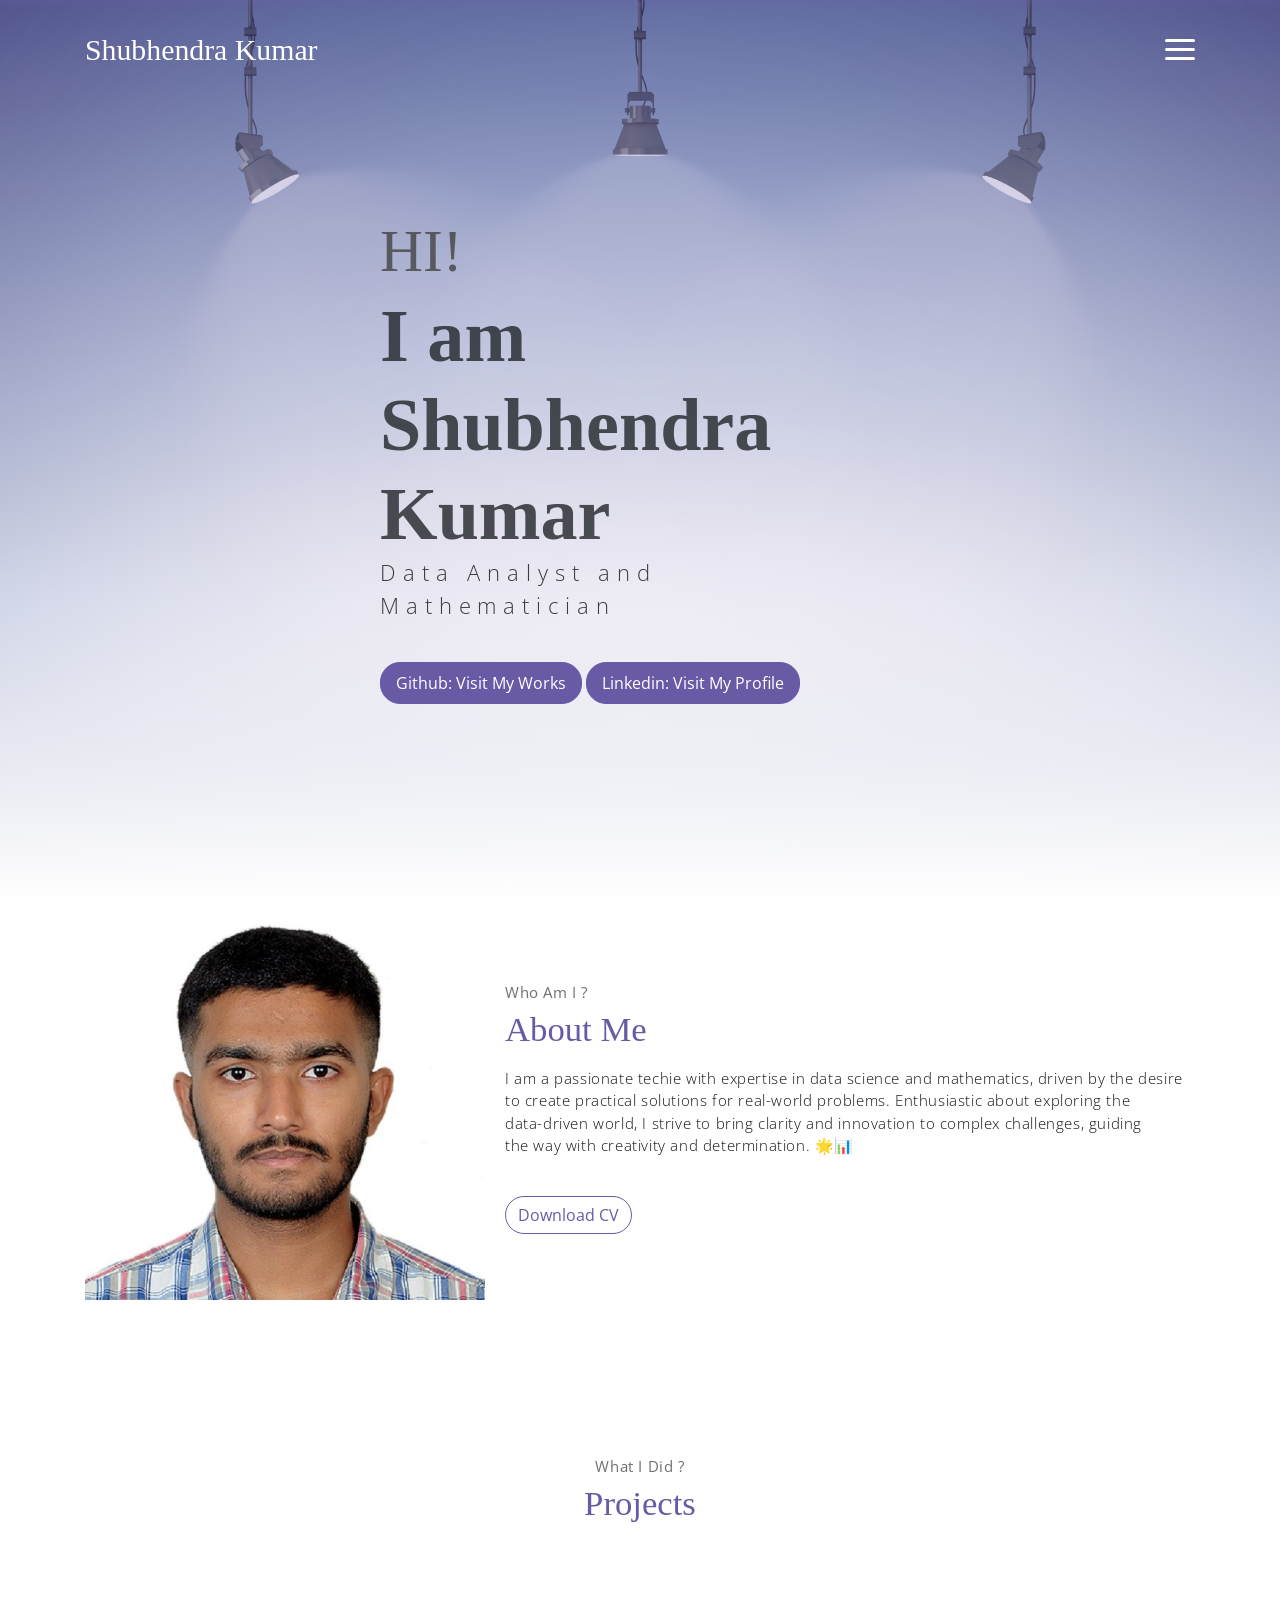
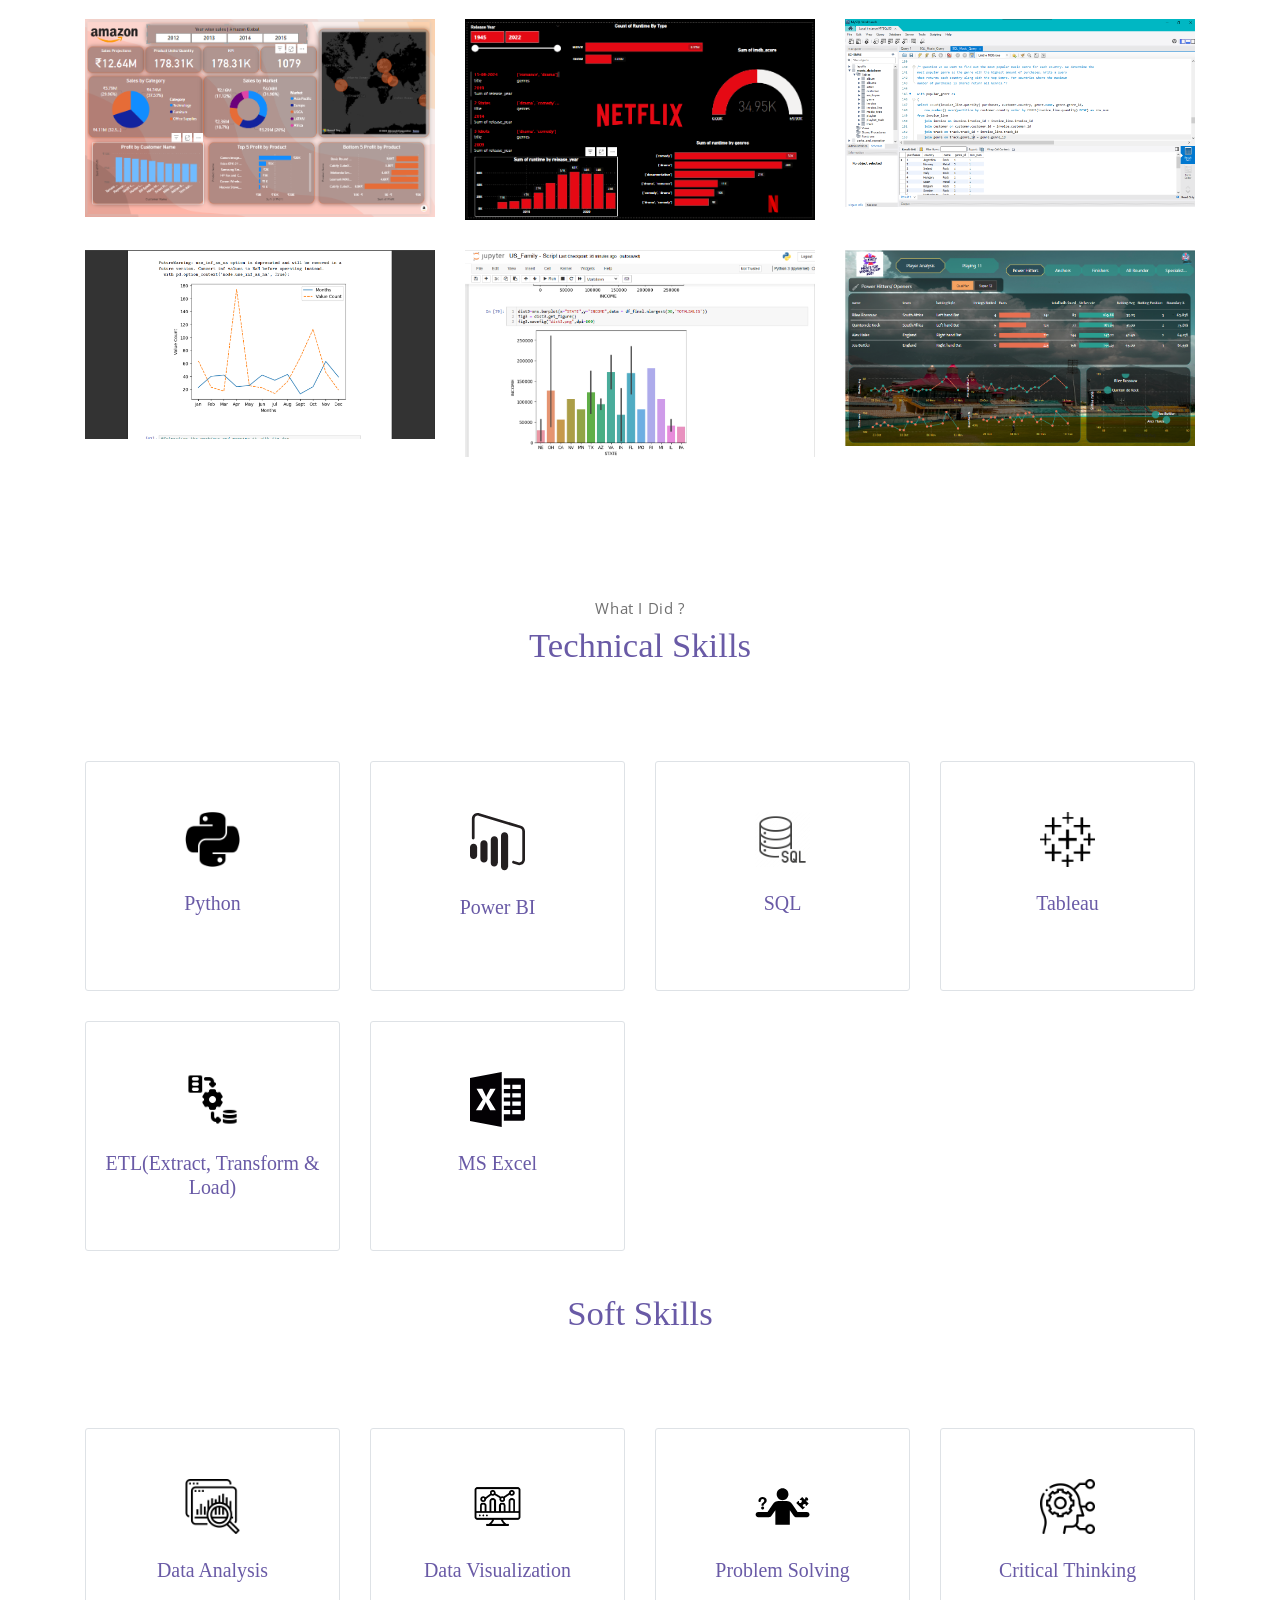
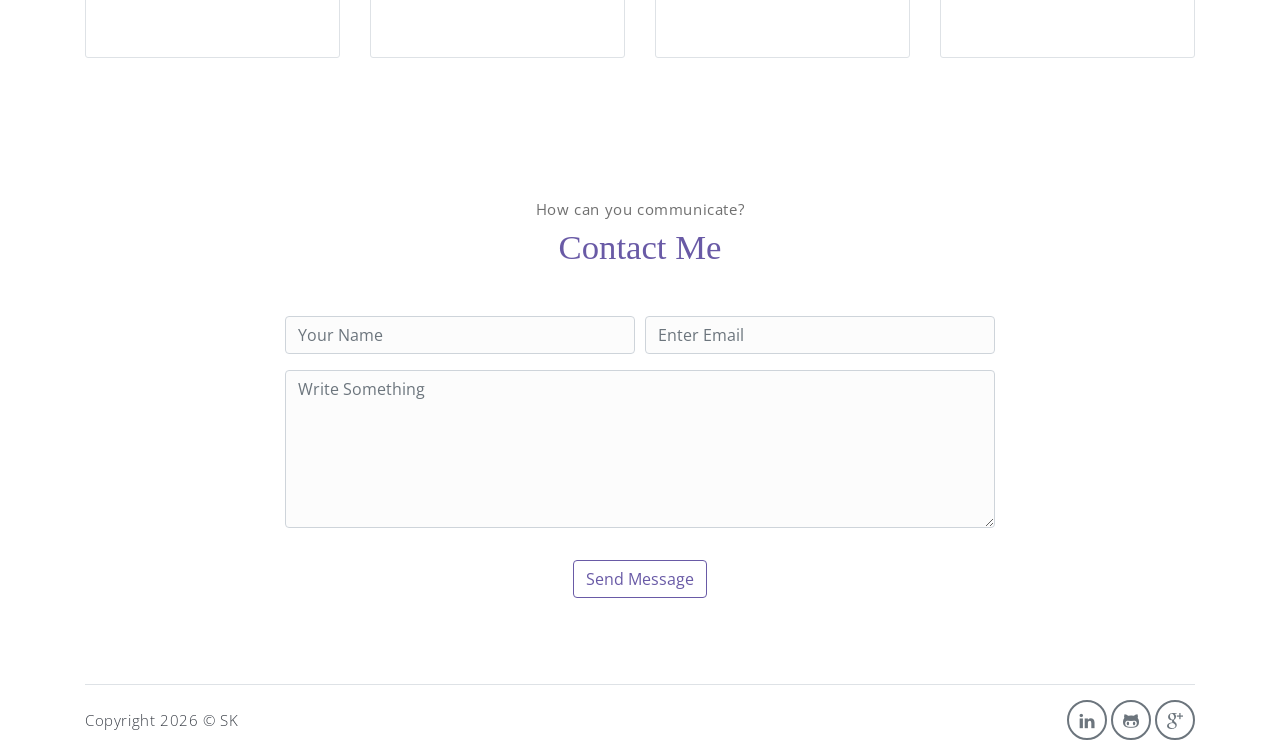
<file: index.html>
<!DOCTYPE html>
<html lang="en">
<head>
	<meta charset="utf-8">
    <meta name="viewport" content="width=device-width, initial-scale=1, shrink-to-fit=no">
    <meta name="description" content="This is a protfolio website">
    <meta name="author" content="Devcrud">
    <title>Shubhendra Kumar The Analyst</title>
    <link
      rel="icon"
      type="image/x-icon"
      href="assets/imgs/Passport_Photograph-modified.png"
    />
    <!-- font icons -->
    <link rel="stylesheet" href="assets/vendors/themify-icons/css/themify-icons.css">
    <!-- main styles -->
	<link rel="stylesheet" href="assets/css/meyawo.css">
</head>
<body data-spy="scroll" data-target=".navbar" data-offset="40" id="home">

    <!-- Page Navbar -->
    <nav class="custom-navbar" data-spy="affix" data-offset-top="20">
        <div class="container">
            <a class="logo" href="https://github.com/ShubhendraKumarAnalyst">Shubhendra Kumar</a>         
            <ul class="nav">
                <li class="item">
                    <a class="link" href="#home">Home</a>
                </li>
                <li class="item">
                    <a class="link" href="#about">About</a>
                </li>
                <li class="item">
                    <a class="link" href="#portfolio">Projects</a>
                </li>                
                <li class="item">
                    <a class="link" href="#blog">Skills</a>
                </li>
                <li class="item">
                    <a class="link" href="#contact">Contact</a>
                </li>                
            </ul>
            <a href="javascript:void(0)" id="nav-toggle" class="hamburger hamburger--elastic">
                <div class="hamburger-box">
                  <div class="hamburger-inner"></div>
                </div>
            </a>
        </div>          
    </nav><!-- End of Page Navbar -->

    <!-- page header -->
    <header id="home" class="header">
        <div class="overlay"></div>
        <div class="header-content container">
            <h1 class="header-title">
                <span class="up">HI!</span>
                <span class="down">I am Shubhendra Kumar</span>
            </h1>
            <p class="header-subtitle">Data Analyst and Mathematician</p>           
            <a type="submit" target="_blank" class="btn btn-primary" href="https://github.com/ShubhendraKumarAnalyst/Portfolio_Projects">Github: Visit My Works</a>
            <a type="submit" target="_blank" class="btn btn-primary" href="https://www.linkedin.com/in/shubhendrakumar/">Linkedin: Visit My Profile</a>
        </div>              
    </header><!-- end of page header -->
  
    <!-- about section -->
    <section class="section pt-0" id="about">
        <!-- container -->
        <div class="container text-center">
            <!-- about wrapper -->
            <div class="about">
                <div class="about-img-holder">
                    <img src="assets/imgs/Photo.jpg" class="about-img" alt="Download free bootstrap 4 landing page, free boootstrap 4 templates, Download free bootstrap 4.1 landing page, free boootstrap 4.1.1 templates, meyawo Landing page">
                </div>
                <div class="about-caption">
                    <p class="section-subtitle">Who Am I ?</p>
                    <h2 class="section-title mb-3">About Me</h2>
                    <p>
                        I am a passionate techie with expertise in data science and mathematics, 
                        driven by the desire<br> to create practical solutions for real-world problems. 
                        Enthusiastic about exploring the<br> data-driven world, I strive to bring clarity and 
                        innovation to complex challenges, guiding <br>the way with creativity and determination. 🌟📊              
                    </p>
                    <a class="btn-rounded btn btn-outline-primary mt-4" target="_blank" href="Shubhendra_Resume 16 dec.pdf">Download CV</a>
                </div>              
            </div><!-- end of about wrapper -->
        </div><!-- end of container -->
    </section> <!-- end of about section -->

    </div> 
    <!-- portfolio section -->
    <section class="section" id="portfolio">
        <div class="container text-center">
            <p class="section-subtitle">What I Did ?</p>
            <h6 class="section-title mb-6">Projects</h6>
            <!-- row -->
            <div class="row">
                <div class="col-md-4">
                    <a target="_blank" href="https://github.com/ShubhendraKumarAnalyst/Portfolio_Projects/tree/main/PowerBI_Amazon_Global_Market_Analysis" class="portfolio-card">
                        <img src="assets/imgs/Final_Dashboard_Image.png" class="portfolio-card-img" alt="PowerBI Amazon Global Market Analysis">    
                        <span class="portfolio-card-overlay">
                            <span class="portfolio-card-caption">
                                <h5>PowerBI Amazon Global Market Analysis</h5>
                                <p class="font-weight-normal">Category: Power BI</p>
                            </span>                         
                        </span>                     
                    </a>
                </div>
                <div class="col-md-4">
                    <a target="_blank" href="https://github.com/ShubhendraKumarAnalyst/Portfolio_Projects/tree/main/Power_BI_Netflix_Movie_Analysis" class="portfolio-card">
                        <img class="portfolio-card-img" src="assets/imgs/PowerBI_Netflix_final_image.png" class="img-responsive rounded" alt="Download free bootstrap 4 landing page, free boootstrap 4 templates, Download free bootstrap 4.1 landing page, free boootstrap 4.1.1 templates, meyawo Landing page">
                        <span class="portfolio-card-overlay">
                            <span class="portfolio-card-caption">
                                <h4>PowerBI Netflix Movie Analysis</h5>
                                <p class="font-weight-normal">Category: Power BI</p>
                            </span>                         
                        </span>                         
                    </a>
                </div>
                <div class="col-md-4">
                    <a href="#" class="portfolio-card">
                        <img class="portfolio-card-img" src="assets/imgs/SQL_query_iamge.png" class="img-responsive rounded" 
                        alt="SQL Project Music Store Analysis">    
                        <span class="portfolio-card-overlay">
                            <span class="portfolio-card-caption">
                                <h4>SQL Project Music Store Analysis</h5>
                                <p class="font-weight-normal">Category: SQL</p>
                            </span>                         
                        </span>                     
                    </a>
                </div>
                
            </div><!-- end of row -->

            <!--Column-->
            <div class="row">
                <div class="col-md-4">
                    <a target="_blank" href="https://github.com/ShubhendraKumarAnalyst/Portfolio_Projects/tree/main/Python_Uber_Usage_data_analysis" class="portfolio-card">
                        <img src="assets/imgs/Uber_Usage_chart_image.png" class="portfolio-card-img" alt="Python Uber Usage data analysis">    
                        <span class="portfolio-card-overlay">
                            <span class="portfolio-card-caption">
                                <h5>Python Uber Usage data analysis</h5>
                                <p class="font-weight-normal">Category: Python</p>
                            </span>                         
                        </span>                     
                    </a>
                </div>
                <div class="col-md-4">
                    <a target="_blank" href="https://github.com/ShubhendraKumarAnalyst/Portfolio_Projects/tree/main/Python_US_family_Analysis" class="portfolio-card">
                        <img class="portfolio-card-img" src="assets/imgs/US_family_iamge.png" class="img-responsive rounded" alt="Python US family Analysis">
                        <span class="portfolio-card-overlay">
                            <span class="portfolio-card-caption">
                                <h4>Python US family Analysis</h5>
                                <p class="font-weight-normal">Category: Python</p>
                            </span>                         
                        </span>                         
                    </a>
                </div>
                <div class="col-md-4">
                    <a target="_blank" href="https://github.com/ShubhendraKumarAnalyst/Portfolio_Projects/tree/main/T20_World_Cup_End_to_End_Data_Analysis" class="portfolio-card">
                        <img class="portfolio-card-img" src="assets/imgs/Dashboard.png" class="img-responsive rounded" 
                        alt="T20 World Cup End to End Data Analysis">    
                        <span class="portfolio-card-overlay">
                            <span class="portfolio-card-caption">
                                <h4>T20 World Cup End to End Data Analysis</h5>
                                <p class="font-weight-normal">Category: Python, ETL, PowerBI</p>
                            </span>                         
                        </span>                     
                    </a>
                </div>
                
            </div><!-- end of row -->
        </div><!-- end of container -->
        
    </section> <!-- end of portfolio section -->

    <!-- Skills section -->
    <section class="section" id="blog">
        <!-- Techincal Skills- -->
        <div class="container text-center">
            <p class="section-subtitle">What I Did ?</p>
            <h6 class="section-title mb-6">Technical Skills</h6>
            <!-- Skills-wrapper -->
            <div class="row">
                <div class="col-md-6 col-lg-3">
                    <div class="service-card">
                        <div class="body">
                            <img src="assets/imgs/Python_logo-512.webp" alt="Python icon" class="icon">
                            <h6 class="title">Python</h6>
                            <p class="subtitle">Proficient in using NumPy, Pandas, Matplotlib, and Seaborn to transform 
                                and analyze data, uncovering meaningful insights efficiently.</p>
                        </div>
                    </div>
                </div>
                <div class="col-md-6 col-lg-3">
                    <div class="service-card">
                        <div class="body">
                            <img src="assets/imgs/power-bi.svg" alt="Power BI Icon" class="icon">
                            <h6 class="title">Power BI</h6>
                            <p class="subtitle">Skilled in data visualization and designing insightful, creative dashboards
                                 in Power BI for effective and impactful data representation.</p>
                        </div>
                    </div>
                </div>
                <div class="col-md-6 col-lg-3">
                    <div class="service-card">
                        <div class="body">
                            <img src="assets/imgs/SQL_icon.webp" alt="SQL Icon" class="icon">
                            <h6 class="title">SQL</h6>
                            <p class="subtitle">Skilled in using SQL to extract and transform data, enabling efficient workflows 
                                for data science applications.</p>
                        </div>
                    </div>
                </div>
                <div class="col-md-6 col-lg-3">
                    <div class="service-card">
                        <div class="body">
                            <img src="assets/imgs/logo-tableau-icon.png" alt="Tableau" class="icon">
                            <h6 class="title">Tableau</h6>
                            <p class="subtitle">Skilled in data visualization, creating insightful and creative dashboards for 
                                effective data representation in Tableau.</p>
                        </div>
                    </div>
                </div>

                <!--column 2-->
                <div class="col-md-6 col-lg-3 col-new">
                    <div class="service-card">
                        <div class="body">
                            <img src="assets/imgs/ETL.png" alt="ETL" class="icon">
                            <h6 class="title">ETL(Extract, Transform & Load)</h6>
                            <p class="subtitle">Skilled in extracting, transforming, and loading data for analysis efficiently.</p>
                        </div>
                    </div>
                </div> 

                <div class="col-md-6 col-lg-3 col-new">
                    <div class="service-card">
                        <div class="body">
                            <img src="assets/imgs/excel-file-svgrepo-com.svg" alt="MS Excel" class="icon">
                            <h6 class="title">MS Excel</h6>
                            <p class="subtitle">Expert in MS Excel for data cleaning, transformation, and visualization with advanced<br> Excel skills.</p>
                        </div>
                    </div>
                </div>
            </div>
            
        </div>

            <!-- Soft Skills- -->

        <div class="container text-center">
            <h6 class="section-title mb-6"><br>Soft Skills</h6>
            <!-- Skills-wrapper -->
            <div class="row">
                <div class="col-md-6 col-lg-3">
                    <div class="service-card">
                        <div class="body">
                            <img src="assets/imgs/data_analysis.png" alt="Data Analysis Icon" class="icon">
                            <h6 class="title">Data Analysis</h6>
                            <p class="subtitle">Leveraging Python, Power BI, and SQL, along with statistical analysis and critical thinking, to solve 
                                real-world problems effectively.</p>
                        </div>
                    </div>
                </div>
                <div class="col-md-6 col-lg-3">
                    <div class="service-card">
                        <div class="body">
                            <img src="assets/imgs/data_visualization.png" alt="data visualization icon" class="icon">
                            <h6 class="title">Data Visualization</h6>
                            <p class="subtitle">Creating insightful visualizations using Power BI, Tableau, Python, and MS Excel for effective 
                                data analysis.</p>
                        </div>
                    </div>
                </div>
                <div class="col-md-6 col-lg-3">
                    <div class="service-card">
                        <div class="body">
                            <img src="assets/imgs/problem-solver-solution-problem-solving-skill-svgrepo-com.svg" alt="Problem Solving Icon" class="icon">
                            <h6 class="title">Problem Solving</h6>
                            <p class="subtitle">Using my problem-solving skills and years of experience to deliver practical, data-driven 
                                solutions effectively.</p>
                        </div>
                    </div>
                </div>
                
                <div class="col-md-6 col-lg-3">
                    <div class="service-card">
                        <div class="body">
                            <img src="assets/imgs/critical-thinking.png" alt="Critical Thinking" class="icon">
                            <h6 class="title">Critical Thinking</h6>
                            <p class="subtitle">Approaching every aspect of the problem with a thoughtful mindset to find optimal solutions.</p>
                        </div>
                    </div>
                </div>
            </div>
            
        </div>
    </section>
    <!-- contact section -->
    <section class="section" id="contact">
        <div class="container text-center">
            <p class="section-subtitle">How can you communicate?</p>
            <h6 class="section-title mb-5">Contact Me</h6>
            <!-- contact form -->
            <form action="" class="contact-form col-md-10 col-lg-8 m-auto">
                <div class="form-row">
                    <div class="form-group col-sm-6">
                        <input type="text" size="50" class="form-control" placeholder="Your Name" required>                 
                    </div>
                    <div class="form-group col-sm-6">
                        <input type="email" class="form-control" placeholder="Enter Email"requried>                 
                    </div>
                    <div class="form-group col-sm-12">
                        <textarea name="comment" id="comment" rows="6"   class="form-control" placeholder="Write Something"></textarea>
                    </div>
                    <div class="form-group col-sm-12 mt-3">
                        <input type="submit" value="Send Message" class="btn btn-outline-primary rounded">                  
                    </div>
                </div>  
            </form><!-- end of contact form -->
        </div><!-- end of container -->
    </section><!-- end of contact section -->

    <!-- footer -->
    <div class="container">
        <footer class="footer">       
            <p class="mb-0">Copyright <script>document.write(new Date().getFullYear())</script> &copy; <a href="http://www.devcrud.com">SK</a></p>
            <div class="social-links text-right m-auto ml-sm-auto">
                <a href="https://www.linkedin.com/in/shubhendrakumar/" target="_blank" class="link"><i class="ti-linkedin"></i></a>
                <a href="https://github.com/ShubhendraKumarAnalyst" target="_blank" class="link"><i class="ti-github"></i></a>
                <a href="mailto:kshubhendra8860@gmail.com" target="_blank" class="link"><i class="ti-google"></i></a>
            </div>
        </footer>
    </div> <!-- end of page footer -->
	
	<!-- core  -->
    <script src="assets/vendors/jquery/jquery-3.4.1.js"></script>
    <script src="assets/vendors/bootstrap/bootstrap.bundle.js"></script>

    <!-- bootstrap 3 affix -->
	<script src="assets/vendors/bootstrap/bootstrap.affix.js"></script>

    <!-- Meyawo js -->
    <script src="assets/js/meyawo.js"></script>

</body>
</html>
</file>
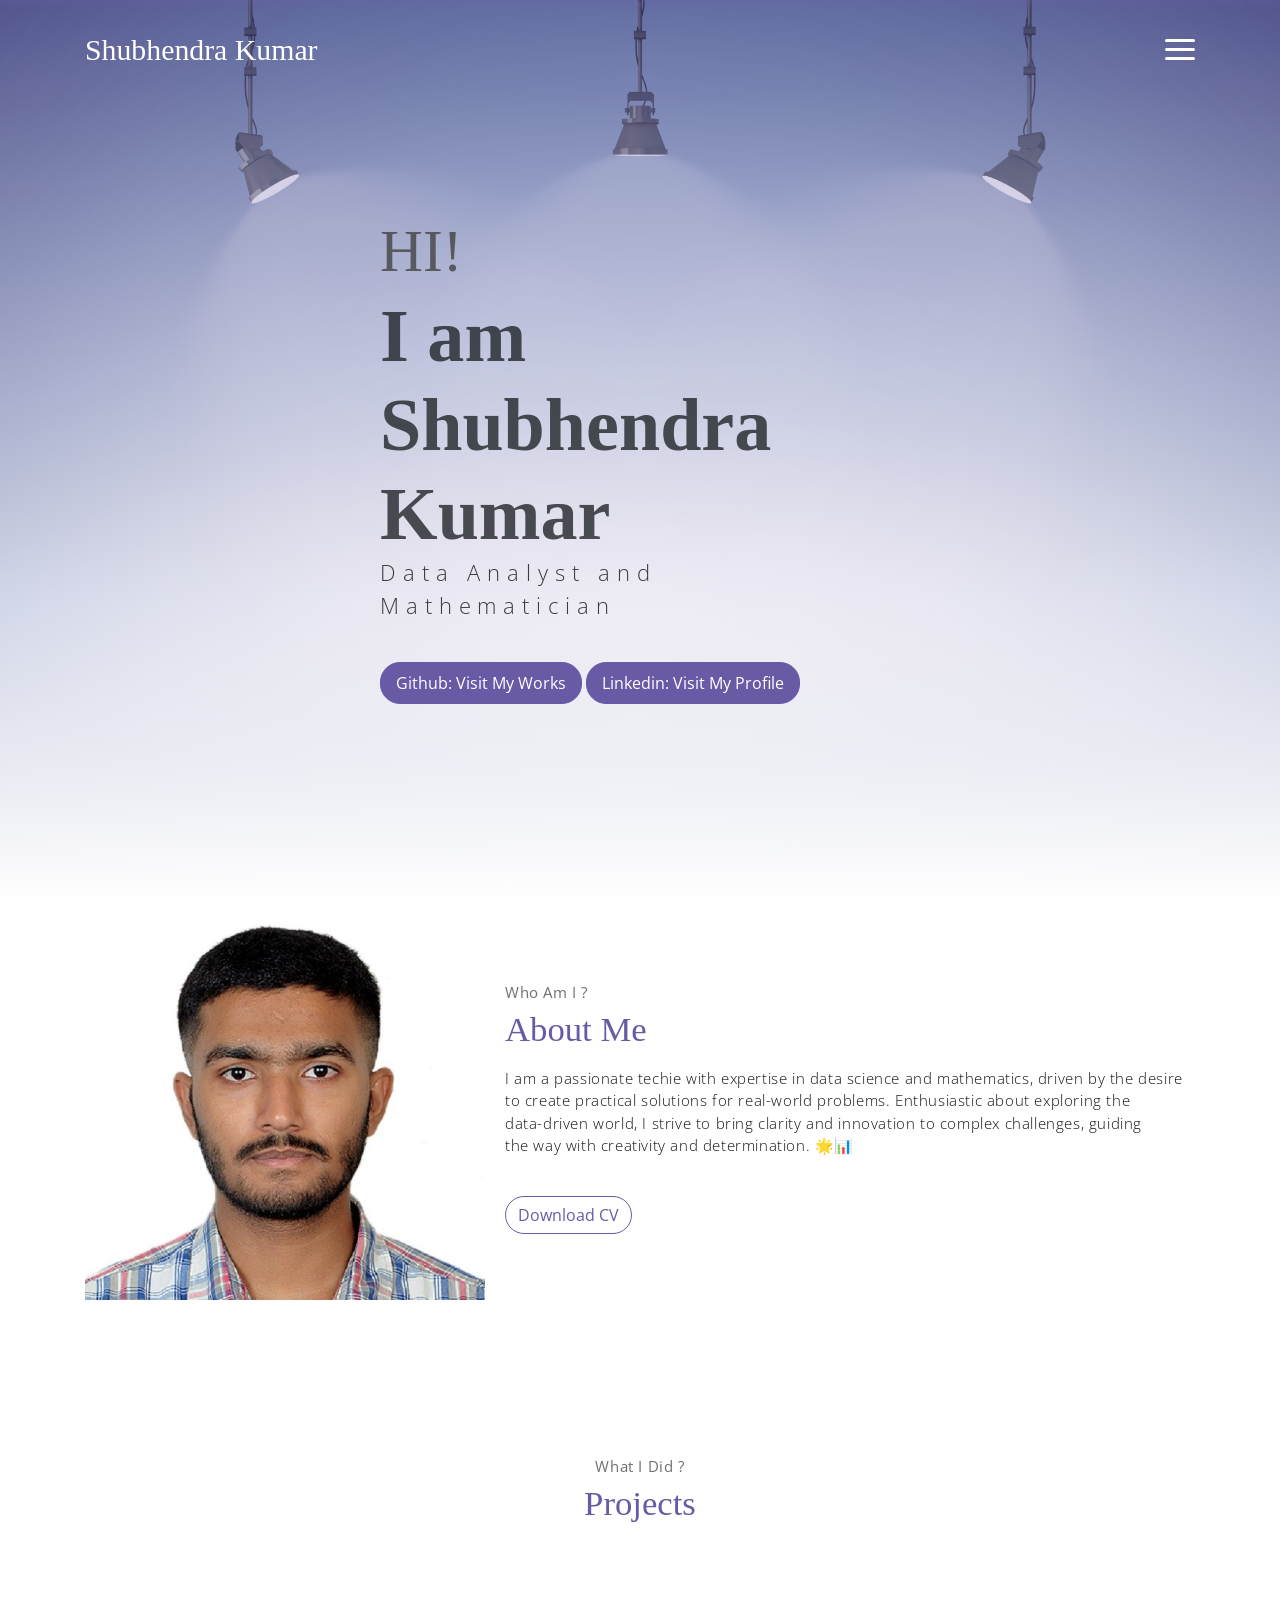
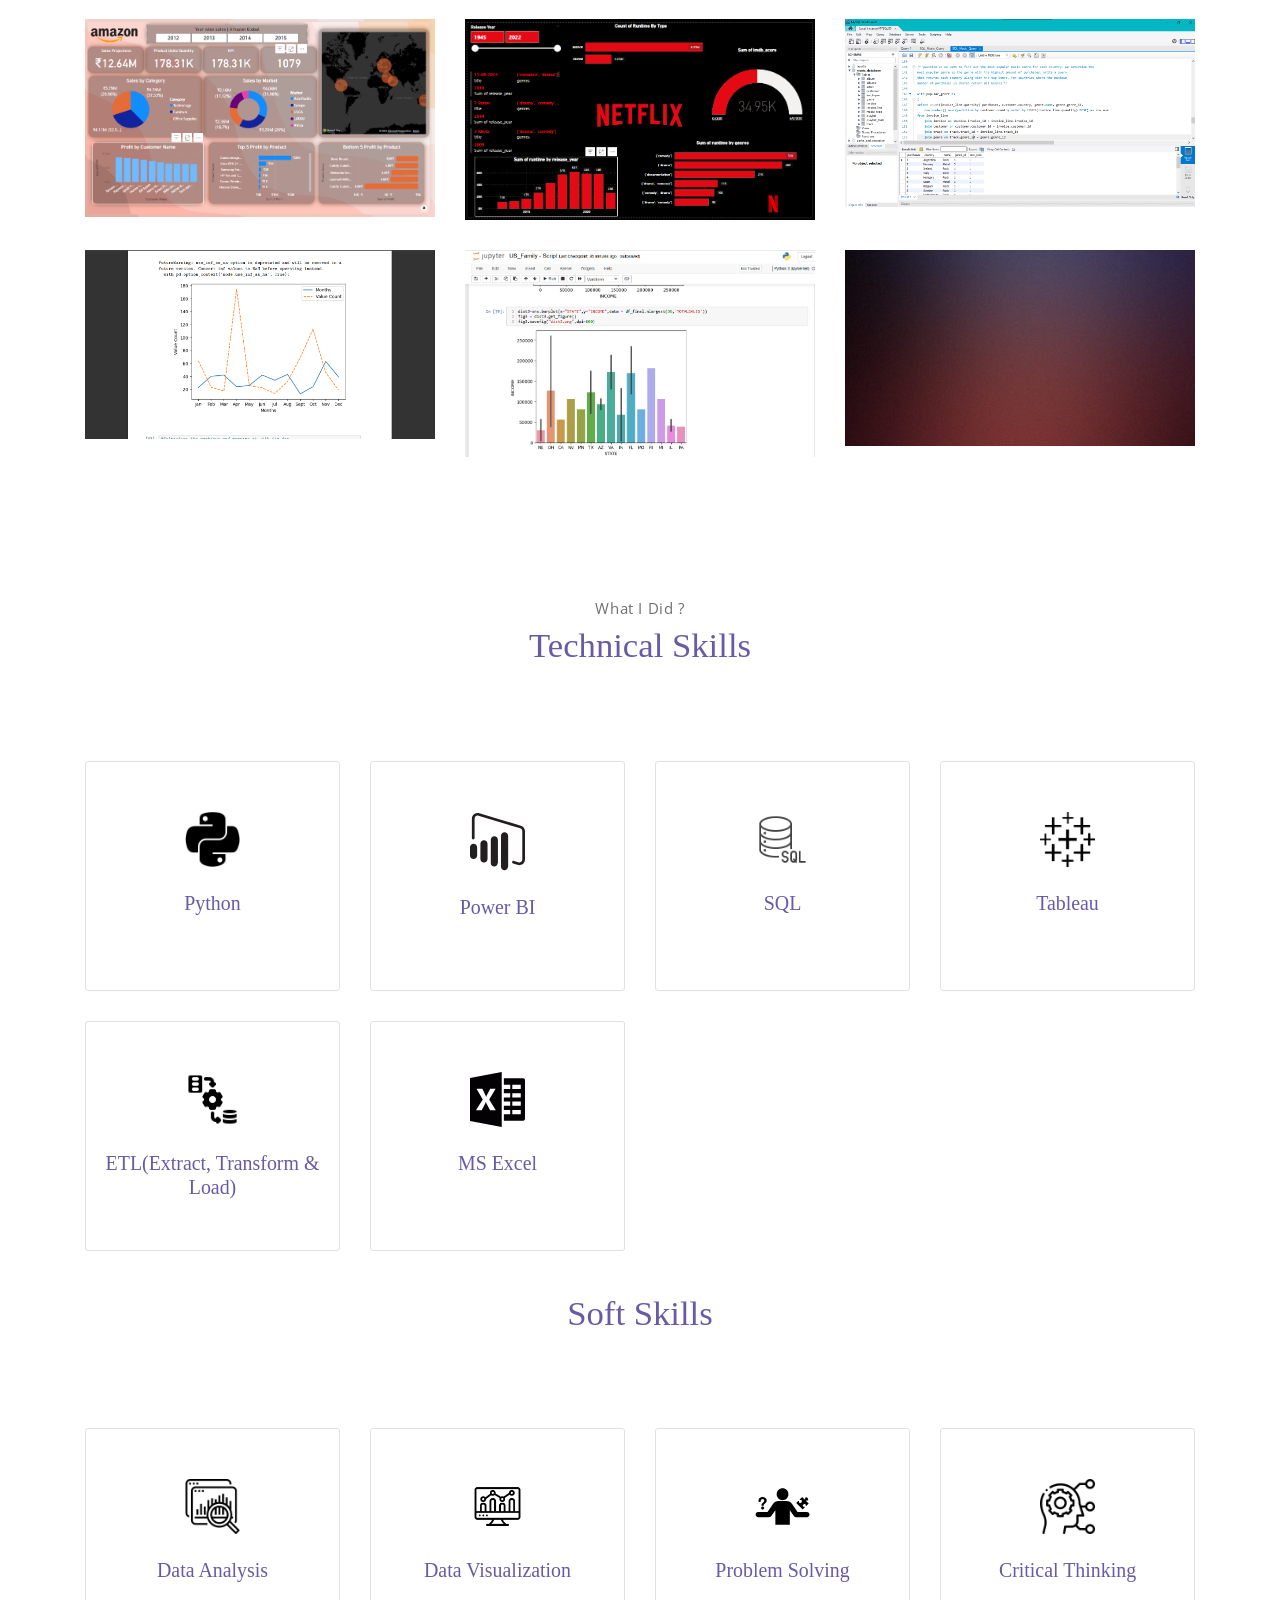
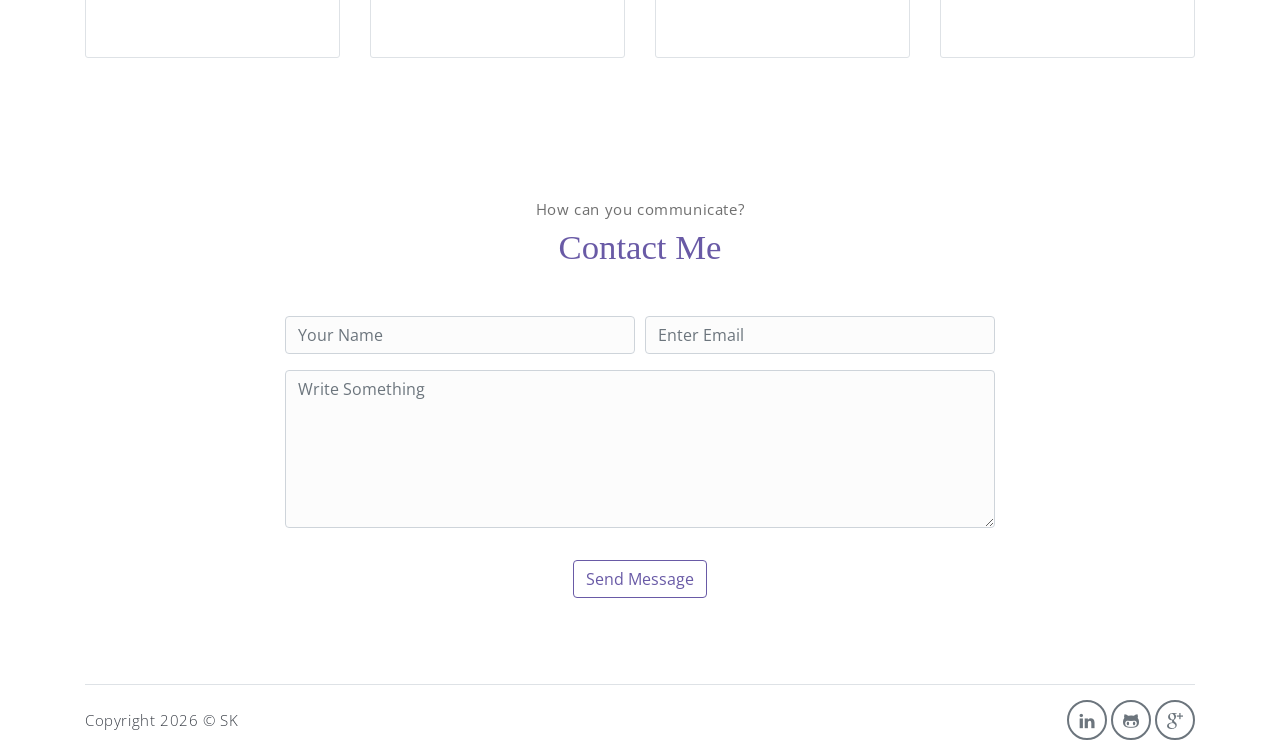
<file: public_html/index.html>
<!DOCTYPE html>
<html lang="en">
<head>
	<meta charset="utf-8">
    <meta name="viewport" content="width=device-width, initial-scale=1, shrink-to-fit=no">
    <meta name="description" content="This is a protfolio website">
    <meta name="author" content="Devcrud">
    <title>Shubhendra Kumar The Analyst</title>
    <link
      rel="icon"
      type="image/x-icon"
      href="assets/imgs/Passport_Photograph-modified.png"
    />
    <!-- font icons -->
    <link rel="stylesheet" href="assets/vendors/themify-icons/css/themify-icons.css">
    <!-- main styles -->
	<link rel="stylesheet" href="assets/css/meyawo.css">
</head>
<body data-spy="scroll" data-target=".navbar" data-offset="40" id="home">

    <!-- Page Navbar -->
    <nav class="custom-navbar" data-spy="affix" data-offset-top="20">
        <div class="container">
            <a class="logo" href="https://github.com/ShubhendraKumarAnalyst">Shubhendra Kumar</a>         
            <ul class="nav">
                <li class="item">
                    <a class="link" href="#home">Home</a>
                </li>
                <li class="item">
                    <a class="link" href="#about">About</a>
                </li>
                <li class="item">
                    <a class="link" href="#portfolio">Projects</a>
                </li>                
                <li class="item">
                    <a class="link" href="#blog">Skills</a>
                </li>
                <li class="item">
                    <a class="link" href="#contact">Contact</a>
                </li>                
            </ul>
            <a href="javascript:void(0)" id="nav-toggle" class="hamburger hamburger--elastic">
                <div class="hamburger-box">
                  <div class="hamburger-inner"></div>
                </div>
            </a>
        </div>          
    </nav><!-- End of Page Navbar -->

    <!-- page header -->
    <header id="home" class="header">
        <div class="overlay"></div>
        <div class="header-content container">
            <h1 class="header-title">
                <span class="up">HI!</span>
                <span class="down">I am Shubhendra Kumar</span>
            </h1>
            <p class="header-subtitle">Data Analyst and Mathematician</p>           
            <a type="submit" target="_blank" class="btn btn-primary" href="https://github.com/ShubhendraKumarAnalyst/Portfolio_Projects">Github: Visit My Works</a>
            <a type="submit" target="_blank" class="btn btn-primary" href="https://www.linkedin.com/in/shubhendrakumar/">Linkedin: Visit My Profile</a>
        </div>              
    </header><!-- end of page header -->
  
    <!-- about section -->
    <section class="section pt-0" id="about">
        <!-- container -->
        <div class="container text-center">
            <!-- about wrapper -->
            <div class="about">
                <div class="about-img-holder">
                    <img src="assets/imgs/Photo.jpg" class="about-img" alt="Download free bootstrap 4 landing page, free boootstrap 4 templates, Download free bootstrap 4.1 landing page, free boootstrap 4.1.1 templates, meyawo Landing page">
                </div>
                <div class="about-caption">
                    <p class="section-subtitle">Who Am I ?</p>
                    <h2 class="section-title mb-3">About Me</h2>
                    <p>
                        I am a passionate techie with expertise in data science and mathematics, 
                        driven by the desire<br> to create practical solutions for real-world problems. 
                        Enthusiastic about exploring the<br> data-driven world, I strive to bring clarity and 
                        innovation to complex challenges, guiding <br>the way with creativity and determination. 🌟📊              
                    </p>
                    <a class="btn-rounded btn btn-outline-primary mt-4" target="_blank" href="assets/Shubhendra_CV.pdf">Download CV</a>
                </div>              
            </div><!-- end of about wrapper -->
        </div><!-- end of container -->
    </section> <!-- end of about section -->

    </div> 
    <!-- portfolio section -->
    <section class="section" id="portfolio">
        <div class="container text-center">
            <p class="section-subtitle">What I Did ?</p>
            <h6 class="section-title mb-6">Projects</h6>
            <!-- row -->
            <div class="row">
                <div class="col-md-4">
                    <a target="_blank" href="https://github.com/ShubhendraKumarAnalyst/Portfolio_Projects/tree/main/PowerBI_Amazon_Global_Market_Analysis" class="portfolio-card">
                        <img src="assets/imgs/Final_Dashboard_Image.png" class="portfolio-card-img" alt="PowerBI Amazon Global Market Analysis">    
                        <span class="portfolio-card-overlay">
                            <span class="portfolio-card-caption">
                                <h5>PowerBI Amazon Global Market Analysis</h5>
                                <p class="font-weight-normal">Category: Power BI</p>
                            </span>                         
                        </span>                     
                    </a>
                </div>
                <div class="col-md-4">
                    <a target="_blank" href="https://github.com/ShubhendraKumarAnalyst/Portfolio_Projects/tree/main/Power_BI_Netflix_Movie_Analysis" class="portfolio-card">
                        <img class="portfolio-card-img" src="assets/imgs/PowerBI_Netflix_final_image.png" class="img-responsive rounded" alt="Download free bootstrap 4 landing page, free boootstrap 4 templates, Download free bootstrap 4.1 landing page, free boootstrap 4.1.1 templates, meyawo Landing page">
                        <span class="portfolio-card-overlay">
                            <span class="portfolio-card-caption">
                                <h4>PowerBI Netflix Movie Analysis</h5>
                                <p class="font-weight-normal">Category: Power BI</p>
                            </span>                         
                        </span>                         
                    </a>
                </div>
                <div class="col-md-4">
                    <a href="#" class="portfolio-card">
                        <img class="portfolio-card-img" src="assets/imgs/SQL_query_iamge.png" class="img-responsive rounded" 
                        alt="SQL Project Music Store Analysis">    
                        <span class="portfolio-card-overlay">
                            <span class="portfolio-card-caption">
                                <h4>SQL Project Music Store Analysis</h5>
                                <p class="font-weight-normal">Category: SQL</p>
                            </span>                         
                        </span>                     
                    </a>
                </div>
                
            </div><!-- end of row -->

            <!--Column-->
            <div class="row">
                <div class="col-md-4">
                    <a target="_blank" href="https://github.com/ShubhendraKumarAnalyst/Portfolio_Projects/tree/main/Python_Uber_Usage_data_analysis" class="portfolio-card">
                        <img src="assets/imgs/Uber_Usage_chart_image.png" class="portfolio-card-img" alt="Python Uber Usage data analysis">    
                        <span class="portfolio-card-overlay">
                            <span class="portfolio-card-caption">
                                <h5>Python Uber Usage data analysis</h5>
                                <p class="font-weight-normal">Category: Python</p>
                            </span>                         
                        </span>                     
                    </a>
                </div>
                <div class="col-md-4">
                    <a target="_blank" href="https://github.com/ShubhendraKumarAnalyst/Portfolio_Projects/tree/main/Python_US_family_Analysis" class="portfolio-card">
                        <img class="portfolio-card-img" src="assets/imgs/US_family_iamge.png" class="img-responsive rounded" alt="Python US family Analysis">
                        <span class="portfolio-card-overlay">
                            <span class="portfolio-card-caption">
                                <h4>Python US family Analysis</h5>
                                <p class="font-weight-normal">Category: Python</p>
                            </span>                         
                        </span>                         
                    </a>
                </div>
                <div class="col-md-4">
                    <a href="#" class="portfolio-card">
                        <img class="portfolio-card-img" src="assets/imgs/pic_Comming_Soon.jpg" class="img-responsive rounded" 
                        alt="T20 World Cup End to End Data Analysis">    
                        <span class="portfolio-card-overlay">
                            <span class="portfolio-card-caption">
                                <h4>T20 World Cup End to End Data Analysis (Coming Soon)</h5>
                                <p class="font-weight-normal">Category: Python, ETL, PowerBI</p>
                            </span>                         
                        </span>                     
                    </a>
                </div>
                
            </div><!-- end of row -->
        </div><!-- end of container -->
        
    </section> <!-- end of portfolio section -->

    <!-- Skills section -->
    <section class="section" id="blog">
        <!-- Techincal Skills- -->
        <div class="container text-center">
            <p class="section-subtitle">What I Did ?</p>
            <h6 class="section-title mb-6">Technical Skills</h6>
            <!-- Skills-wrapper -->
            <div class="row">
                <div class="col-md-6 col-lg-3">
                    <div class="service-card">
                        <div class="body">
                            <img src="assets/imgs/Python_logo-512.webp" alt="Python icon" class="icon">
                            <h6 class="title">Python</h6>
                            <p class="subtitle">Proficient in using NumPy, Pandas, Matplotlib, and Seaborn to transform 
                                and analyze data, uncovering meaningful insights efficiently.</p>
                        </div>
                    </div>
                </div>
                <div class="col-md-6 col-lg-3">
                    <div class="service-card">
                        <div class="body">
                            <img src="assets/imgs/power-bi.svg" alt="Power BI Icon" class="icon">
                            <h6 class="title">Power BI</h6>
                            <p class="subtitle">Skilled in data visualization and designing insightful, creative dashboards
                                 in Power BI for effective and impactful data representation.</p>
                        </div>
                    </div>
                </div>
                <div class="col-md-6 col-lg-3">
                    <div class="service-card">
                        <div class="body">
                            <img src="assets/imgs/SQL_icon.webp" alt="SQL Icon" class="icon">
                            <h6 class="title">SQL</h6>
                            <p class="subtitle">Skilled in using SQL to extract and transform data, enabling efficient workflows 
                                for data science applications.</p>
                        </div>
                    </div>
                </div>
                <div class="col-md-6 col-lg-3">
                    <div class="service-card">
                        <div class="body">
                            <img src="assets/imgs/logo-tableau-icon.png" alt="Tableau" class="icon">
                            <h6 class="title">Tableau</h6>
                            <p class="subtitle">Skilled in data visualization, creating insightful and creative dashboards for 
                                effective data representation in Tableau.</p>
                        </div>
                    </div>
                </div>

                <!--column 2-->
                <div class="col-md-6 col-lg-3 col-new">
                    <div class="service-card">
                        <div class="body">
                            <img src="assets/imgs/ETL.png" alt="ETL" class="icon">
                            <h6 class="title">ETL(Extract, Transform & Load)</h6>
                            <p class="subtitle">Skilled in extracting, transforming, and loading data for analysis efficiently.</p>
                        </div>
                    </div>
                </div> 

                <div class="col-md-6 col-lg-3 col-new">
                    <div class="service-card">
                        <div class="body">
                            <img src="assets/imgs/excel-file-svgrepo-com.svg" alt="MS Excel" class="icon">
                            <h6 class="title">MS Excel</h6>
                            <p class="subtitle">Expert in MS Excel for data cleaning, transformation, and visualization with advanced<br> Excel skills.</p>
                        </div>
                    </div>
                </div>
            </div>
            
        </div>

            <!-- Soft Skills- -->

        <div class="container text-center">
            <h6 class="section-title mb-6"><br>Soft Skills</h6>
            <!-- Skills-wrapper -->
            <div class="row">
                <div class="col-md-6 col-lg-3">
                    <div class="service-card">
                        <div class="body">
                            <img src="assets/imgs/data_analysis.png" alt="Data Analysis Icon" class="icon">
                            <h6 class="title">Data Analysis</h6>
                            <p class="subtitle">Leveraging Python, Power BI, and SQL, along with statistical analysis and critical thinking, to solve 
                                real-world problems effectively.</p>
                        </div>
                    </div>
                </div>
                <div class="col-md-6 col-lg-3">
                    <div class="service-card">
                        <div class="body">
                            <img src="assets/imgs/data_visualization.png" alt="data visualization icon" class="icon">
                            <h6 class="title">Data Visualization</h6>
                            <p class="subtitle">Creating insightful visualizations using Power BI, Tableau, Python, and MS Excel for effective 
                                data analysis.</p>
                        </div>
                    </div>
                </div>
                <div class="col-md-6 col-lg-3">
                    <div class="service-card">
                        <div class="body">
                            <img src="assets/imgs/problem-solver-solution-problem-solving-skill-svgrepo-com.svg" alt="Problem Solving Icon" class="icon">
                            <h6 class="title">Problem Solving</h6>
                            <p class="subtitle">Using my problem-solving skills and years of experience to deliver practical, data-driven 
                                solutions effectively.</p>
                        </div>
                    </div>
                </div>
                
                <div class="col-md-6 col-lg-3">
                    <div class="service-card">
                        <div class="body">
                            <img src="assets/imgs/critical-thinking.png" alt="Critical Thinking" class="icon">
                            <h6 class="title">Critical Thinking</h6>
                            <p class="subtitle">Approaching every aspect of the problem with a thoughtful mindset to find optimal solutions.</p>
                        </div>
                    </div>
                </div>
            </div>
            
        </div>
    </section>
    <!-- contact section -->
    <section class="section" id="contact">
        <div class="container text-center">
            <p class="section-subtitle">How can you communicate?</p>
            <h6 class="section-title mb-5">Contact Me</h6>
            <!-- contact form -->
            <form action="" class="contact-form col-md-10 col-lg-8 m-auto">
                <div class="form-row">
                    <div class="form-group col-sm-6">
                        <input type="text" size="50" class="form-control" placeholder="Your Name" required>                 
                    </div>
                    <div class="form-group col-sm-6">
                        <input type="email" class="form-control" placeholder="Enter Email"requried>                 
                    </div>
                    <div class="form-group col-sm-12">
                        <textarea name="comment" id="comment" rows="6"   class="form-control" placeholder="Write Something"></textarea>
                    </div>
                    <div class="form-group col-sm-12 mt-3">
                        <input type="submit" value="Send Message" class="btn btn-outline-primary rounded">                  
                    </div>
                </div>  
            </form><!-- end of contact form -->
        </div><!-- end of container -->
    </section><!-- end of contact section -->

    <!-- footer -->
    <div class="container">
        <footer class="footer">       
            <p class="mb-0">Copyright <script>document.write(new Date().getFullYear())</script> &copy; <a href="http://www.devcrud.com">SK</a></p>
            <div class="social-links text-right m-auto ml-sm-auto">
                <a href="https://www.linkedin.com/in/shubhendrakumar/" target="_blank" class="link"><i class="ti-linkedin"></i></a>
                <a href="https://github.com/ShubhendraKumarAnalyst" target="_blank" class="link"><i class="ti-github"></i></a>
                <a href="mailto:kshubhendra8860@gmail.com" target="_blank" class="link"><i class="ti-google"></i></a>
            </div>
        </footer>
    </div> <!-- end of page footer -->
	
	<!-- core  -->
    <script src="assets/vendors/jquery/jquery-3.4.1.js"></script>
    <script src="assets/vendors/bootstrap/bootstrap.bundle.js"></script>

    <!-- bootstrap 3 affix -->
	<script src="assets/vendors/bootstrap/bootstrap.affix.js"></script>

    <!-- Meyawo js -->
    <script src="assets/js/meyawo.js"></script>

</body>
</html>
</file>
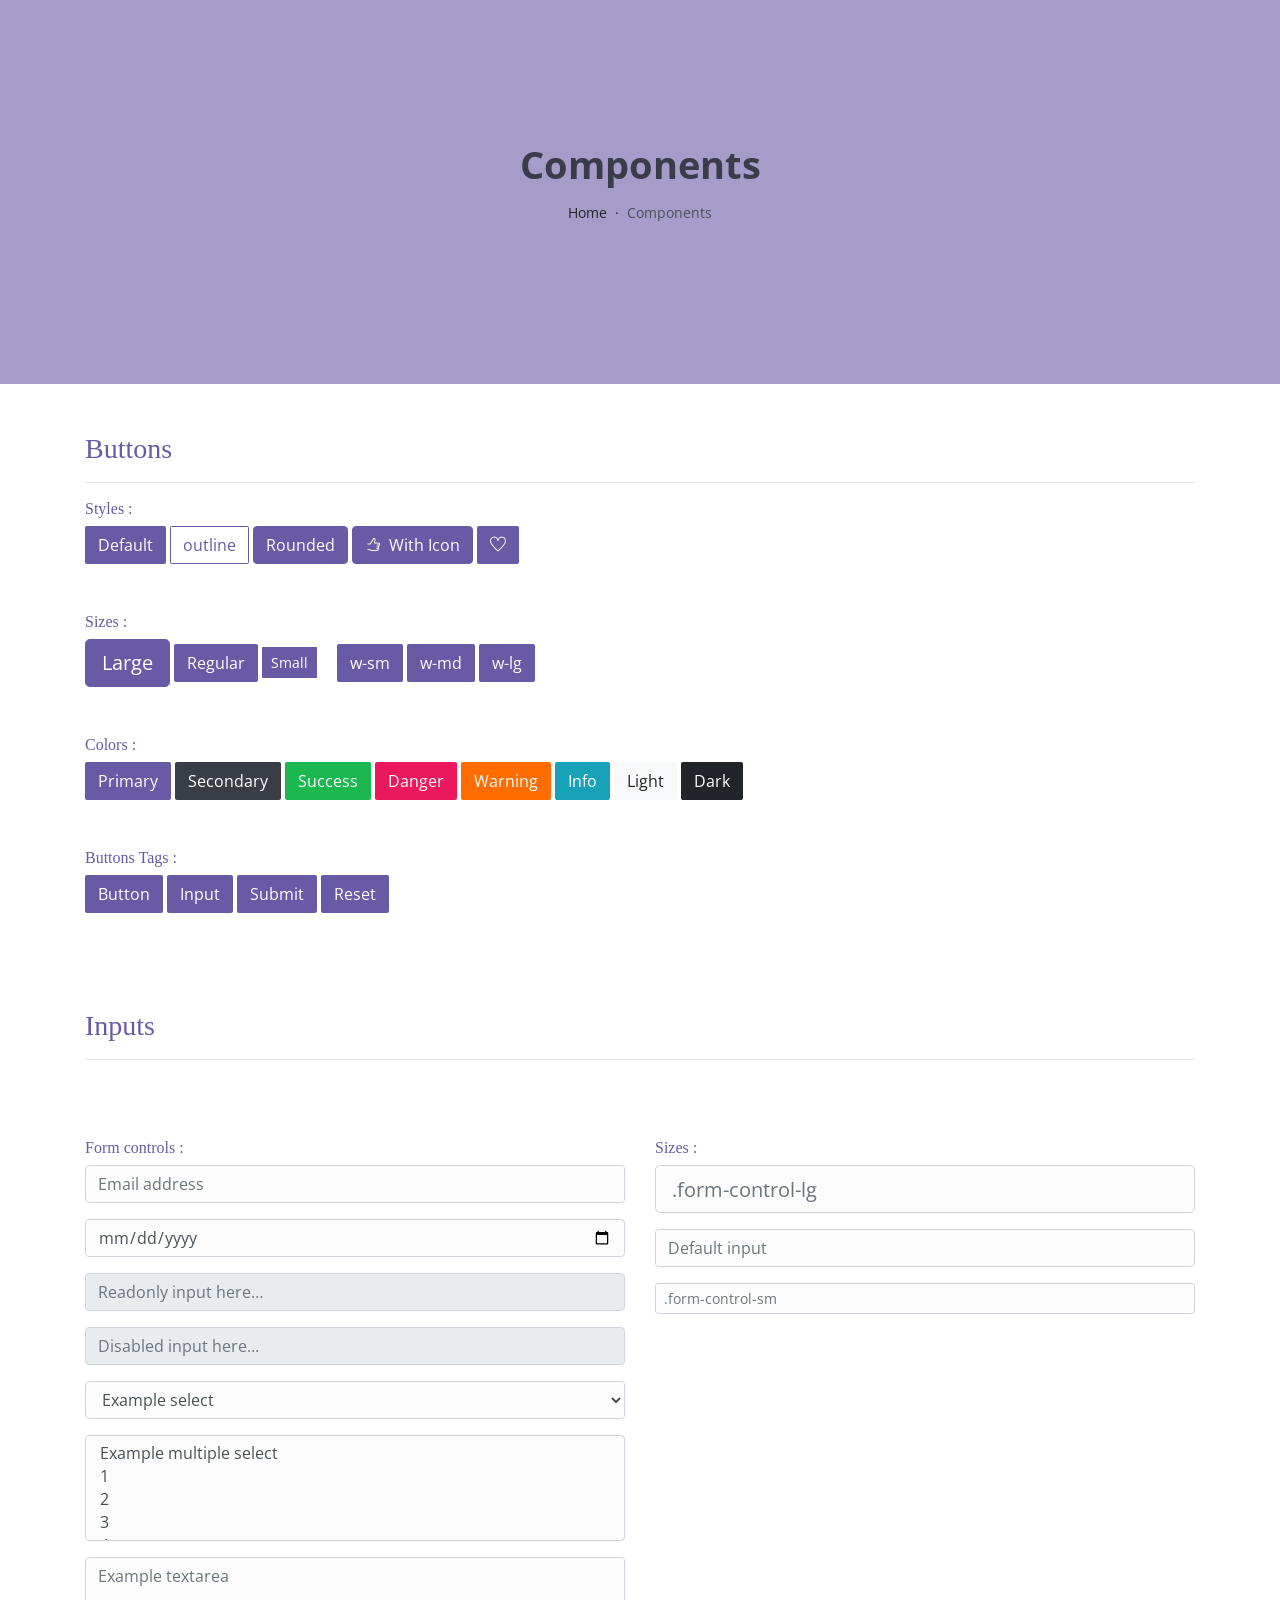
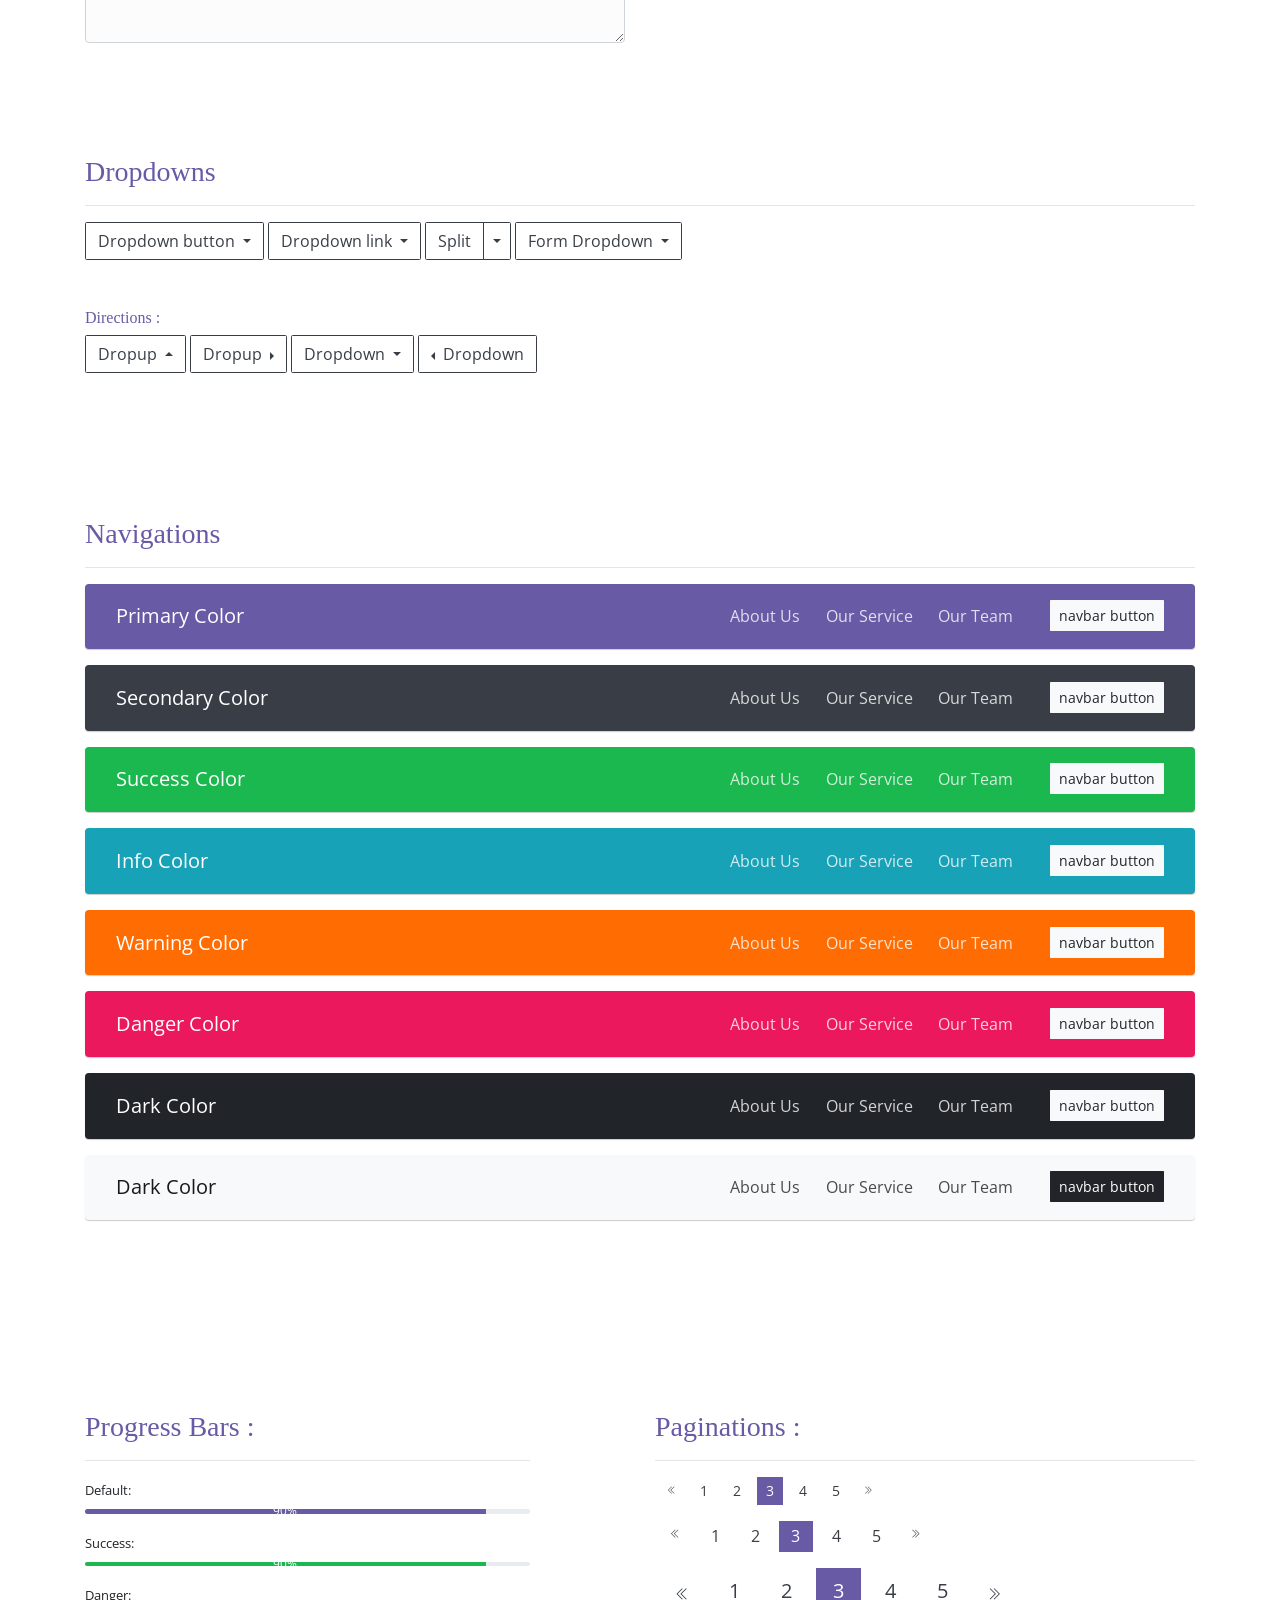
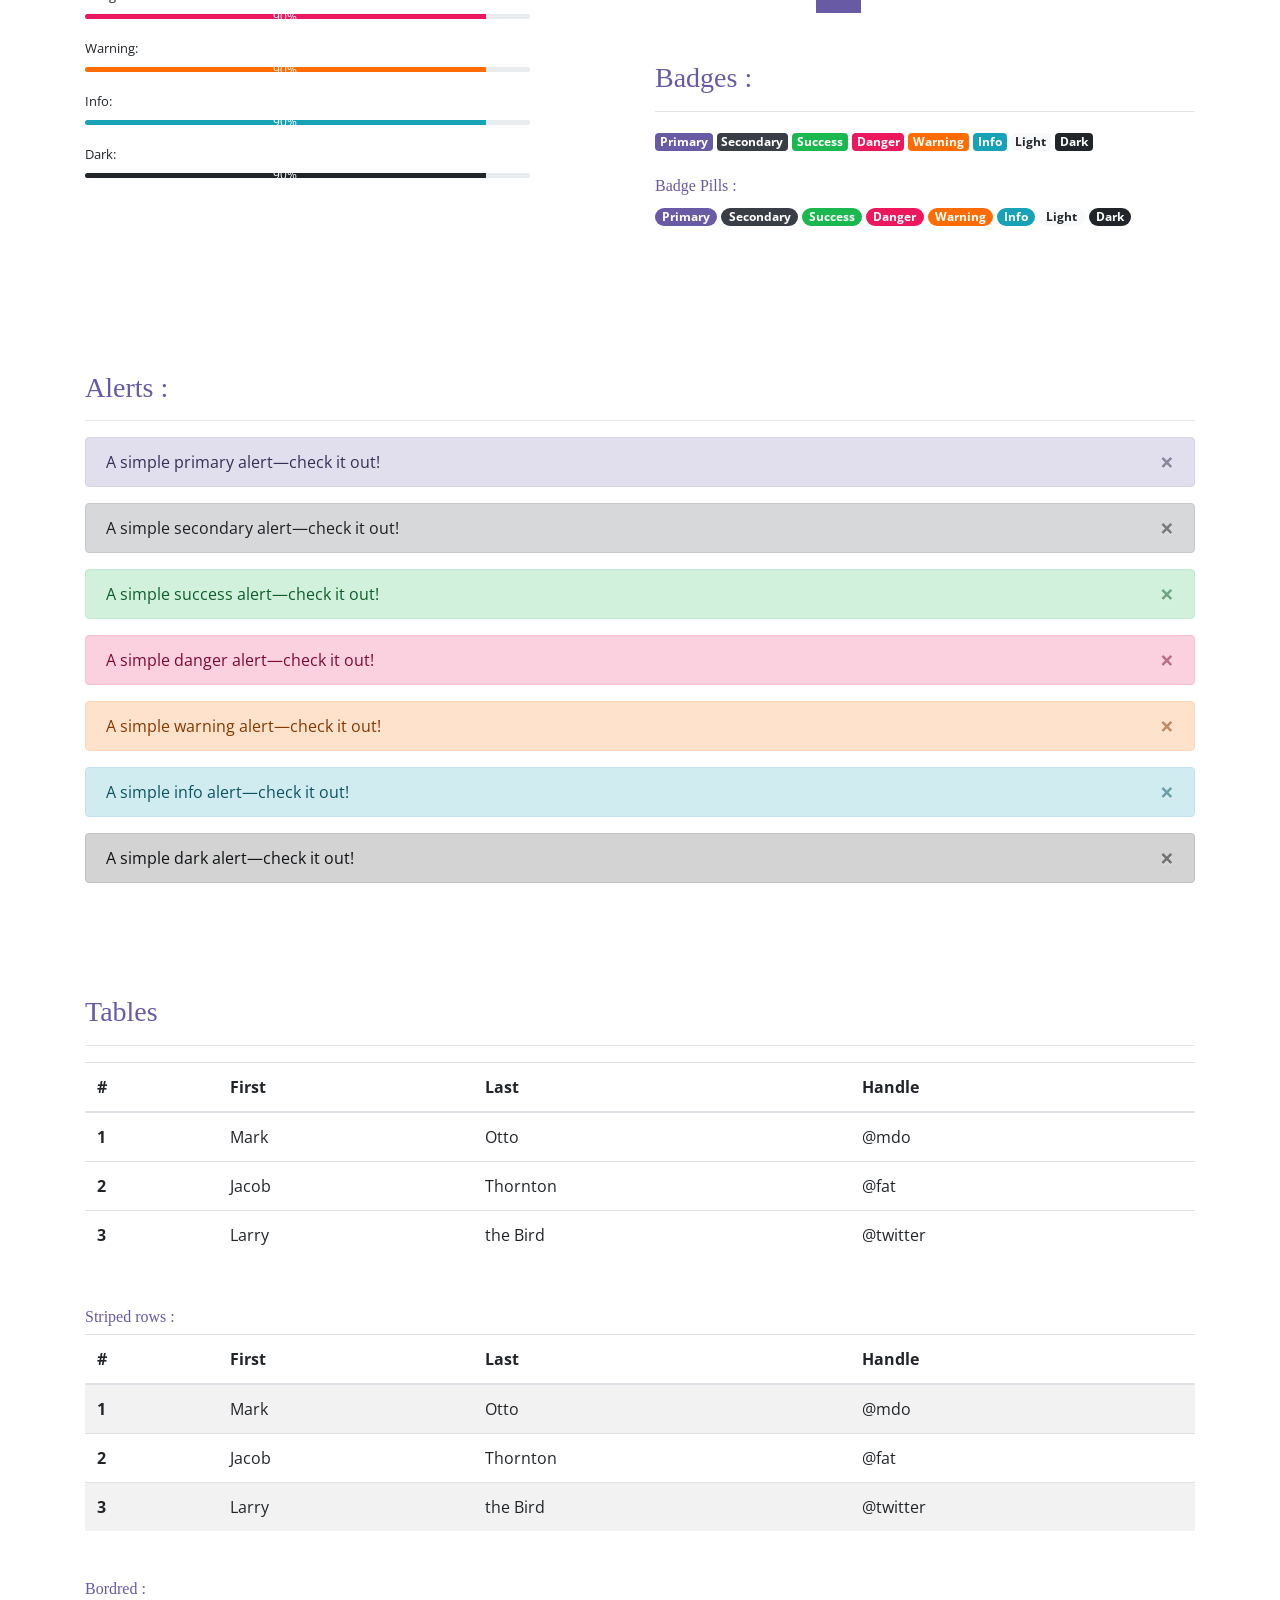
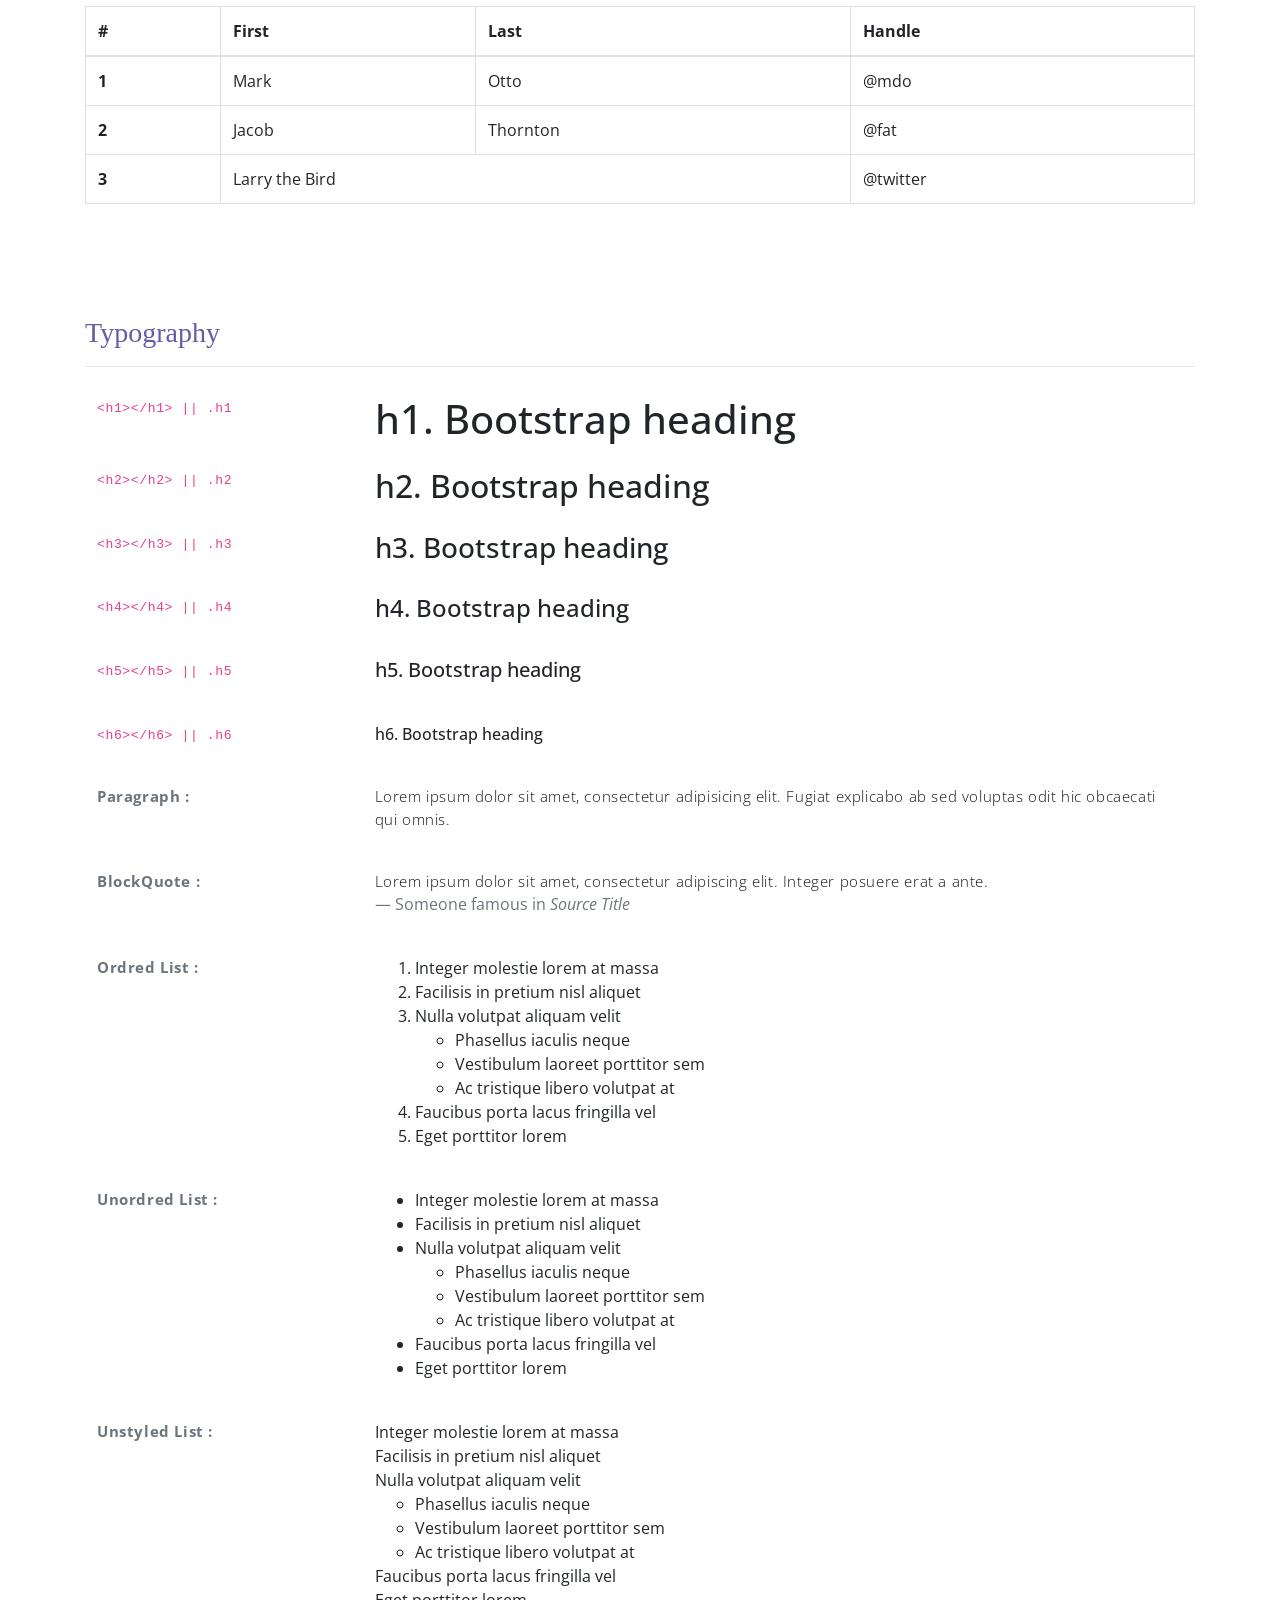
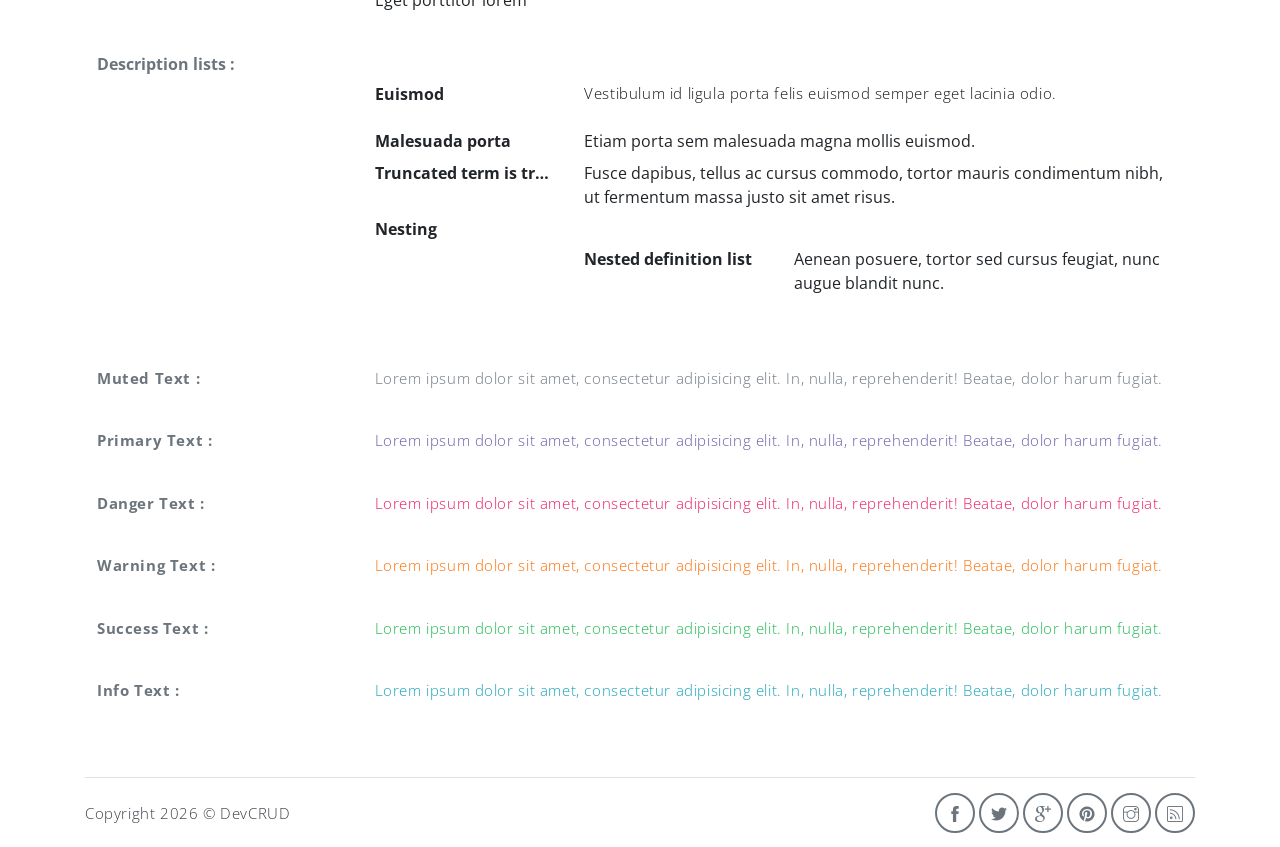
<file: public_html/components.html>
<!DOCTYPE html>
<html lang="en">
<head>
   <meta charset="utf-8">
   <meta name="viewport" content="width=device-width, initial-scale=1, shrink-to-fit=no">
   <meta name="description" content="Start your development with Meyawo landing page.">
   <meta name="author" content="Devcrud">
   <title>Meyawo Landing page | Components</title>
   <!-- font icons -->
   <link rel="stylesheet" href="assets/vendors/themify-icons/css/themify-icons.css">
   <!-- Bootstrap + Steller  -->
   <link rel="stylesheet" href="assets/css/meyawo.css">
</head>
<body>

   <!-- Page Header -->
   <header class="header header-mini"> 
      <div class="header-title">Components</div> 
      <nav aria-label="breadcrumb">
         <ol class="breadcrumb">
            <li class="breadcrumb-item"><a href="/">Home</a></li>
            <li class="breadcrumb-item active" aria-current="page">Components</li>
         </ol>
      </nav>
   </header> <!-- End Of Page Header -->

   <!-- main content -->
   <div class="container">

      <!-- Buttons -->
      <h3 class="mt-5">Buttons</h3>
      <hr>
      <h6 class="section-secondary-title">Styles :</h6>
      <button class="btn btn-primary">Default</button>
      <button class="btn btn-outline-primary">outline</button>
      <button class="btn btn-primary rounded">Rounded</button>
      <button class="btn btn-primary rounded"><i class="ti-thumb-up pr-1"></i> With Icon</button>
      <button class="btn btn-primary circle"><i class="ti-heart"></i></button>

      <h6 class="section-secondary-title mt-5">Sizes :</h6>
      <button class="btn btn-primary btn-lg">Large</button>
      <button class="btn btn-primary ">Regular</button>
      <button class="btn btn-primary btn-sm">Small</button>
      <button class="btn btn-primary w-sm ml-3">w-sm</button>
      <button class="btn btn-primary w-md">w-md</button>
      <button class="btn btn-primary w-lg">w-lg</button>

      <h6 class="section-secondary-title mt-5">Colors :</h6>          
      <button type="button" class="btn btn-primary">Primary</button>
      <button type="button" class="btn btn-secondary">Secondary</button>
      <button type="button" class="btn btn-success">Success</button>
      <button type="button" class="btn btn-danger">Danger</button>
      <button type="button" class="btn btn-warning">Warning</button>
      <button type="button" class="btn btn-info">Info</button>
      <button type="button" class="btn btn-light">Light</button>
      <button type="button" class="btn btn-dark">Dark</button>

      <h6 class="section-secondary-title mt-5">Buttons Tags :</h6>
      <button class="btn btn-primary" type="submit">Button</button>
      <input class="btn btn-primary" type="button" value="Input">
      <input class="btn btn-primary" type="submit" value="Submit">
      <input class="btn btn-primary" type="reset" value="Reset">
      
      <!-- devider -->
      <div class="py-5"></div>

      <!-- Inputs -->
      <h3>Inputs</h3>
      <hr>
      <div class="row mt-5">
         <div class="col-md-6">
            <h6 class="section-secondary-title">Form controls :</h6>        
            <div class="form-group">
               <input type="email" class="form-control" id="exampleFormControlInput1" placeholder="Email address">
            </div>
            <div class="form-group">
               <input type="date" class="form-control" id="exampleFormControlInput1" placeholder="Date">
            </div>
            <div class="form-group">
               <input class="form-control" type="text" placeholder="Readonly input here…" readonly>
            </div>
            <div class="form-group">
               <input class="form-control" id="disabledInput" type="text" placeholder="Disabled input here..." disabled>
            </div>
            <div class="form-group">
               <select class="form-control" id="exampleFormControlSelect1">
                  <option>Example select</option>
                  <option>1</option>
                  <option>2</option>
                  <option>3</option>
                  <option>4</option>
                  <option>5</option>
               </select>
            </div>
            <div class="form-group">
               <select multiple class="form-control" id="exampleFormControlSelect2">
                  <option>Example multiple select</option>
                  <option>1</option>
                  <option>2</option>
                  <option>3</option>
                  <option>4</option>
                  <option>5</option>
               </select>
            </div>
            <div class="form-group">
               <textarea class="form-control" id="exampleFormControlTextarea1" rows="3" placeholder="Example textarea"></textarea>
            </div>
         </div>
         <div class="col-md-6">
            <h6 class="section-secondary-title">Sizes :</h6>    
            <div class="form-group">
               <input class="form-control form-control-lg" type="text" placeholder=".form-control-lg">             
            </div>
            <div class="form-group">
               <input class="form-control" type="text" placeholder="Default input">
            </div>
            <div class="form-group">
               <input class="form-control form-control-sm" type="text" placeholder=".form-control-sm"> 
            </div>
         </div>
      </div> <!-- end of inputs -->   

      <!-- devider -->
      <div class="py-5"></div>             

      <!-- Dropdowns -->
      <h3 class="components-section-title font-weight-normal">Dropdowns</h3>
      <hr>
      <div class="dropdown d-inline-block">
         <button class="btn btn-outline-secondary dropdown-toggle" type="button" id="dropdownMenuButton" data-toggle="dropdown" aria-haspopup="true" aria-expanded="false">
         Dropdown button
         </button>
         <div class="dropdown-menu" aria-labelledby="dropdownMenuButton">
         <a class="dropdown-item" href="#">Action</a>
         <a class="dropdown-item" href="#">Another action</a>
         <a class="dropdown-item" href="#">Something else here</a>
         </div>
      </div>
      <div class="dropdown d-inline-block">
         <a class="btn btn-outline-secondary dropdown-toggle" href="#" role="button" id="dropdownMenuLink" data-toggle="dropdown" aria-haspopup="true" aria-expanded="false">
            Dropdown link
         </a>
         <div class="dropdown-menu" aria-labelledby="dropdownMenuLink">
            <a class="dropdown-item" href="#">Action</a>
            <a class="dropdown-item" href="#">Another action</a>
            <a class="dropdown-item" href="#">Something else here</a>
         </div>
      </div>
      <div class="btn-group">
         <button type="button" class="btn btn-outline-secondary">Split</button>
         <button type="button" class="btn btn-outline-secondary dropdown-toggle dropdown-toggle-split" data-toggle="dropdown" aria-haspopup="true" aria-expanded="false">
         <span class="sr-only">Toggle Dropdown</span>
         </button>
         <div class="dropdown-menu">
            <a class="dropdown-item" href="#">Action</a>
            <a class="dropdown-item" href="#">Another action</a>
            <a class="dropdown-item" href="#">Something else here</a>
            <div class="dropdown-divider"></div>
            <a class="dropdown-item" href="#">Separated link</a>
         </div>
      </div>
      <div class="btn-group">
         <button class="btn btn-outline-secondary dropdown-toggle" type="button" id="dropdownMenuButton" data-toggle="dropdown" aria-haspopup="true" aria-expanded="false">
            Form Dropdown
         </button>
         <div class="dropdown-menu form">
            <form class="px-4 py-3">
               <div class="form-group">
                  <input type="email" class="form-control" id="exampleDropdownFormEmail1" placeholder="email@example.com">
               </div>
               <div class="form-group">
                  <input type="password" class="form-control" id="exampleDropdownFormPassword1" placeholder="Password">
               </div>
               <div class="form-check mb-3">
                  <input type="checkbox" class="form-check-input" id="dropdownCheck">
                  <label class="form-check-label" for="dropdownCheck">
                     Remember me
                  </label>
               </div>
               <button type="submit" class="btn btn-primary btn-block">Sign in</button>
            </form>
            <div class="dropdown-divider"></div>
            <a class="dropdown-item" href="#"><small>New around here? Sign up</small></a>
            <a class="dropdown-item" href="#"><small>Forgot password?</small></a>
         </div>
      </div>       
      <h6 class="section-secondary-title mt-5">Directions :</h6>  
      <div class="btn-group dropup">
         <button type="button" class="btn btn-outline-secondary dropdown-toggle" data-toggle="dropdown" aria-haspopup="true" aria-expanded="false">
            Dropup
         </button>
         <div class="dropdown-menu">
            <a class="dropdown-item" href="#">Action</a>
            <a class="dropdown-item" href="#">Another action</a>
            <a class="dropdown-item" href="#">Something else here</a>
            <div class="dropdown-divider"></div>
            <a class="dropdown-item" href="#">Separated link</a>
         </div>
      </div>
      <div class="btn-group dropright">
         <button type="button" class="btn btn-outline-secondary dropdown-toggle" data-toggle="dropdown" aria-haspopup="true" aria-expanded="false">
            Dropup
         </button>
         <div class="dropdown-menu">
            <a class="dropdown-item" href="#">Action</a>
            <a class="dropdown-item" href="#">Another action</a>
            <a class="dropdown-item" href="#">Something else here</a>
            <div class="dropdown-divider"></div>
            <a class="dropdown-item" href="#">Separated link</a>
         </div>
      </div>
      <div class="btn-group">
         <button type="button" class="btn btn-outline-secondary dropdown-toggle" data-toggle="dropdown" aria-haspopup="true" aria-expanded="false">
            Dropdown
         </button>
         <div class="dropdown-menu">
            <a class="dropdown-item" href="#">Action</a>
            <a class="dropdown-item" href="#">Another action</a>
            <a class="dropdown-item" href="#">Something else here</a>
            <div class="dropdown-divider"></div>
            <a class="dropdown-item" href="#">Separated link</a>
         </div>
      </div>
      <div class="btn-group dropleft">
         <button type="button" class="btn btn-outline-secondary dropdown-toggle" data-toggle="dropdown" aria-haspopup="true" aria-expanded="false">
            Dropdown
         </button>
         <div class="dropdown-menu">
            <a class="dropdown-item" href="#">Action</a>
            <a class="dropdown-item" href="#">Another action</a>
            <a class="dropdown-item" href="#">Something else here</a>
            <div class="dropdown-divider"></div>
            <a class="dropdown-item" href="#">Separated link</a>
         </div>
      </div> <!-- end of Dropdowns -->  

      <!-- devider -->
      <div class="py-5"></div>   

      <!-- navbars -->
      <h3 class="components-section-title font-weight-normal mt-5">Navigations</h3>
      <hr>
      <nav class="navbar navbar-expand-sm navbar-dark bg-primary rounded shadow mb-3">
         <div class="container">
            <a class="navbar-brand" href="#">Primary Color</a>
            <button class="navbar-toggler ml-auto" type="button" data-toggle="collapse" data-target="#navbarSupportedContent" aria-controls="navbarSupportedContent" aria-expanded="false" aria-label="Toggle navigation">
            <span class="navbar-toggler-icon"></span>
            </button>
            <div class="collapse navbar-collapse" id="navbarSupportedContent">
               <ul class="navbar-nav ml-auto"> 
                  <li class="nav-item">
                     <a class="nav-link" href="#about">About Us</a>
                  </li>
                  <li class="nav-item">
                     <a class="nav-link" href="#service">Our Service</a>
                  </li>
                  <li class="nav-item">
                     <a class="nav-link" href="#team">Our Team</a>
                  </li>
                  <li class="nav-item">
                     <a href="#book-table" class="ml-4 mt-1 btn btn-light btn-sm">navbar button</a>
                  </li>
               </ul>                       
            </div>
         </div>
      </nav>
      <nav class="navbar navbar-expand-sm navbar-dark bg-secondary rounded shadow mb-3">
         <div class="container">
            <a class="navbar-brand" href="#">Secondary Color</a>
            <button class="navbar-toggler ml-auto" type="button" data-toggle="collapse" data-target="#navbarSupportedContent" aria-controls="navbarSupportedContent" aria-expanded="false" aria-label="Toggle navigation">
            <span class="navbar-toggler-icon"></span>
            </button>
            <div class="collapse navbar-collapse" id="navbarSupportedContent">
               <ul class="navbar-nav ml-auto"> 
                  <li class="nav-item">
                     <a class="nav-link" href="#about">About Us</a>
                  </li>
                  <li class="nav-item">
                     <a class="nav-link" href="#service">Our Service</a>
                  </li>
                  <li class="nav-item">
                     <a class="nav-link" href="#team">Our Team</a>
                  </li>
                  <li class="nav-item">
                     <a href="#book-table" class="ml-4 mt-1 btn btn-light btn-sm">navbar button</a>
                  </li>
               </ul>                       
            </div>
         </div>
      </nav>
      <nav class="navbar navbar-expand-sm navbar-dark bg-success rounded shadow mb-3">
         <div class="container">
            <a class="navbar-brand" href="#">Success Color</a>
            <button class="navbar-toggler ml-auto" type="button" data-toggle="collapse" data-target="#navbarSupportedContent" aria-controls="navbarSupportedContent" aria-expanded="false" aria-label="Toggle navigation">
            <span class="navbar-toggler-icon"></span>
            </button>
            <div class="collapse navbar-collapse" id="navbarSupportedContent">
               <ul class="navbar-nav ml-auto"> 
                  <li class="nav-item">
                     <a class="nav-link" href="#about">About Us</a>
                  </li>
                  <li class="nav-item">
                     <a class="nav-link" href="#service">Our Service</a>
                  </li>
                  <li class="nav-item">
                     <a class="nav-link" href="#team">Our Team</a>
                  </li>
                  <li class="nav-item">
                     <a href="#book-table" class="ml-4 mt-1 btn btn-light btn-sm">navbar button</a>
                  </li>
               </ul>                       
            </div>
         </div>
      </nav>
      <nav class="navbar navbar-expand-sm navbar-dark bg-info rounded shadow mb-3">
         <div class="container">
            <a class="navbar-brand" href="#">Info Color</a>
            <button class="navbar-toggler ml-auto" type="button" data-toggle="collapse" data-target="#navbarSupportedContent" aria-controls="navbarSupportedContent" aria-expanded="false" aria-label="Toggle navigation">
            <span class="navbar-toggler-icon"></span>
            </button>
            <div class="collapse navbar-collapse" id="navbarSupportedContent">
               <ul class="navbar-nav ml-auto"> 
                  <li class="nav-item">
                     <a class="nav-link" href="#about">About Us</a>
                  </li>
                  <li class="nav-item">
                     <a class="nav-link" href="#service">Our Service</a>
                  </li>
                  <li class="nav-item">
                     <a class="nav-link" href="#team">Our Team</a>
                  </li>
                  <li class="nav-item">
                     <a href="#book-table" class="ml-4 mt-1 btn btn-light btn-sm">navbar button</a>
                  </li>
               </ul>                       
            </div>
         </div>
      </nav>
      <nav class="navbar navbar-expand-sm navbar-dark bg-warning rounded shadow mb-3">
         <div class="container">
            <a class="navbar-brand" href="#">Warning Color</a>
            <button class="navbar-toggler ml-auto" type="button" data-toggle="collapse" data-target="#navbarSupportedContent" aria-controls="navbarSupportedContent" aria-expanded="false" aria-label="Toggle navigation">
            <span class="navbar-toggler-icon"></span>
            </button>
            <div class="collapse navbar-collapse" id="navbarSupportedContent">
               <ul class="navbar-nav ml-auto"> 
                  <li class="nav-item">
                     <a class="nav-link" href="#about">About Us</a>
                  </li>
                  <li class="nav-item">
                     <a class="nav-link" href="#service">Our Service</a>
                  </li>
                  <li class="nav-item">
                     <a class="nav-link" href="#team">Our Team</a>
                  </li>
                  <li class="nav-item">
                     <a href="#book-table" class="ml-4 mt-1 btn btn-light btn-sm">navbar button</a>
                  </li>
               </ul>                       
            </div>
         </div>
      </nav>
      <nav class="navbar navbar-expand-sm navbar-dark bg-danger rounded shadow mb-3">
         <div class="container">
            <a class="navbar-brand" href="#">Danger Color</a>
            <button class="navbar-toggler ml-auto" type="button" data-toggle="collapse" data-target="#navbarSupportedContent" aria-controls="navbarSupportedContent" aria-expanded="false" aria-label="Toggle navigation">
            <span class="navbar-toggler-icon"></span>
            </button>
            <div class="collapse navbar-collapse" id="navbarSupportedContent">
               <ul class="navbar-nav ml-auto"> 
                  <li class="nav-item">
                     <a class="nav-link" href="#about">About Us</a>
                  </li>
                  <li class="nav-item">
                     <a class="nav-link" href="#service">Our Service</a>
                  </li>
                  <li class="nav-item">
                     <a class="nav-link" href="#team">Our Team</a>
                  </li>
                  <li class="nav-item">
                     <a href="#book-table" class="ml-4 mt-1 btn btn-light btn-sm">navbar button</a>
                  </li>
               </ul>                       
            </div>
         </div>
      </nav>
      <nav class="navbar navbar-expand-sm navbar-dark bg-dark rounded shadow mb-3">
         <div class="container">
            <a class="navbar-brand" href="#">Dark Color</a>
            <button class="navbar-toggler ml-auto" type="button" data-toggle="collapse" data-target="#navbarSupportedContent" aria-controls="navbarSupportedContent" aria-expanded="false" aria-label="Toggle navigation">
            <span class="navbar-toggler-icon"></span>
            </button>
            <div class="collapse navbar-collapse" id="navbarSupportedContent">
               <ul class="navbar-nav ml-auto"> 
                  <li class="nav-item">
                     <a class="nav-link" href="#about">About Us</a>
                  </li>
                  <li class="nav-item">
                     <a class="nav-link" href="#service">Our Service</a>
                  </li>
                  <li class="nav-item">
                     <a class="nav-link" href="#team">Our Team</a>
                  </li>
                  <li class="nav-item">
                     <a href="#book-table" class="ml-4 mt-1 btn btn-light btn-sm">navbar button</a>
                  </li>
               </ul>                       
            </div>
         </div>
      </nav>
      <nav class="navbar navbar-expand-sm navbar-light bg-light rounded shadow mb-3">
         <div class="container">
            <a class="navbar-brand" href="#">Dark Color</a>
            <button class="navbar-toggler ml-auto" type="button" data-toggle="collapse" data-target="#navbarSupportedContent" aria-controls="navbarSupportedContent" aria-expanded="false" aria-label="Toggle navigation">
            <span class="navbar-toggler-icon"></span>
            </button>
            <div class="collapse navbar-collapse" id="navbarSupportedContent">
               <ul class="navbar-nav ml-auto"> 
                  <li class="nav-item">
                     <a class="nav-link" href="#about">About Us</a>
                  </li>
                  <li class="nav-item">
                     <a class="nav-link" href="#service">Our Service</a>
                  </li>
                  <li class="nav-item">
                     <a class="nav-link" href="#team">Our Team</a>
                  </li>
                  <li class="nav-item">
                     <a href="#book-table" class="ml-4 mt-1 btn btn-dark btn-sm">navbar button</a>
                  </li>
               </ul>                       
            </div>
         </div>
      </nav>
      <!-- End of navbars -->

      <!-- devider -->
      <div class="py-5"></div>   
      
      <!-- progress bars -->
      <div class="row justify-content-between">
         <div class="col-md-5">
            <h3 class="components-section-title font-weight-normal mt-5">Progress Bars :</h3>
            <hr>
            <small>Default: </small>
            <div class="progress mt-2 mb-3">
               <div class="progress-bar" role="progressbar" style="width: 90%" aria-valuenow="25" aria-valuemin="0" aria-valuemax="100"><span>90%</span></div>
            </div>
            <small>Success:</small>
            <div class="progress mt-2 mb-3">
               <div class="progress-bar bg-success" role="progressbar" style="width: 90%" aria-valuenow="25" aria-valuemin="0" aria-valuemax="100"><span>90%</span></div>
            </div>
            <small>Danger:</small>
            <div class="progress mt-2 mb-3">
               <div class="progress-bar bg-danger" role="progressbar" style="width: 90%" aria-valuenow="25" aria-valuemin="0" aria-valuemax="100"><span>90%</span></div>
            </div>
            <small>Warning:</small>
            <div class="progress mt-2 mb-3">
               <div class="progress-bar bg-warning" role="progressbar" style="width: 90%" aria-valuenow="25" aria-valuemin="0" aria-valuemax="100"><span>90%</span></div>
            </div>
            <small>Info:</small>
            <div class="progress mt-2 mb-3">
               <div class="progress-bar bg-info" role="progressbar" style="width: 90%" aria-valuenow="25" aria-valuemin="0" aria-valuemax="100"><span>90%</span></div>
            </div>
            <small>Dark:</small>
            <div class="progress mt-2 mb-3">
               <div class="progress-bar bg-dark" role="progressbar" style="width: 90%" aria-valuenow="25" aria-valuemin="0" aria-valuemax="100"><span>90%</span></div>
            </div>
         </div>
         <div class="col-md-6">
            <h3 class="components-section-title font-weight-normal mt-5">Paginations :</h3>
            <hr>
            <nav aria-label="Page navigation example">
               <ul class="pagination pagination-sm">
                  <li class="page-item"><a class="page-link" href="#"><i class="ti-angle-double-left"></i></a></li>
                  <li class="page-item"><a class="page-link" href="#">1</a></li>
                  <li class="page-item"><a class="page-link" href="#">2</a></li>
                  <li class="page-item active"><a class="page-link" href="#">3</a></li>
                  <li class="page-item"><a class="page-link" href="#">4</a></li>
                  <li class="page-item"><a class="page-link" href="#">5</a></li>
                  <li class="page-item"><a class="page-link" href="#"><i class="ti-angle-double-right"></i></a></li>
               </ul>
            </nav>
            <nav aria-label="Page navigation example">
               <ul class="pagination">
               <li class="page-item"><a class="page-link" href="#"><i class="ti-angle-double-left"></i></a></li>
                  <li class="page-item"><a class="page-link" href="#">1</a></li>
                  <li class="page-item"><a class="page-link" href="#">2</a></li>
                  <li class="page-item active"><a class="page-link" href="#">3</a></li>
                  <li class="page-item"><a class="page-link" href="#">4</a></li>
                  <li class="page-item"><a class="page-link" href="#">5</a></li>
                  <li class="page-item"><a class="page-link" href="#"><i class="ti-angle-double-right"></i></a></li>
               </ul>
            </nav>
            <nav aria-label="Page navigation example">
               <ul class="pagination pagination-lg">
                  <li class="page-item"><a class="page-link" href="#"><i class="ti-angle-double-left"></i></a></li>
                  <li class="page-item"><a class="page-link" href="#">1</a></li>
                  <li class="page-item"><a class="page-link" href="#">2</a></li>
                  <li class="page-item active"><a class="page-link" href="#">3</a></li>
                  <li class="page-item"><a class="page-link" href="#">4</a></li>
                  <li class="page-item"><a class="page-link" href="#">5</a></li>
                  <li class="page-item"><a class="page-link" href="#"><i class="ti-angle-double-right"></i></a></li>
               </ul>
            </nav>

            <!-- Badges -->
            <h3 class="components-section-title font-weight-normal mt-5">Badges :</h3>
            <hr>
            <span class="badge badge-primary">Primary</span>
            <span class="badge badge-secondary">Secondary</span>
            <span class="badge badge-success">Success</span>
            <span class="badge badge-danger">Danger</span>
            <span class="badge badge-warning">Warning</span>
            <span class="badge badge-info">Info</span>
            <span class="badge badge-light">Light</span>
            <span class="badge badge-dark">Dark</span>
            <h6 class="section-secondary-title mt-4 mb-2">Badge Pills :</h6>
            <span class="badge badge-pill badge-primary">Primary</span>
            <span class="badge badge-pill badge-secondary">Secondary</span>
            <span class="badge badge-pill badge-success">Success</span>
            <span class="badge badge-pill badge-danger">Danger</span>
            <span class="badge badge-pill badge-warning">Warning</span>
            <span class="badge badge-pill badge-info">Info</span>
            <span class="badge badge-pill badge-light">Light</span>
            <span class="badge badge-pill badge-dark">Dark</span>
         </div>
      </div> <!-- End of Progress bars -->

      <!-- devider -->
      <div class="py-5"></div>  

      <!-- Alerts -->
      <h3 class="components-section-title font-weight-normal mt-5">Alerts :</h3>
      <hr>
      <div class="alert alert-primary alert-dismissible fade show" role="alert">
         A simple primary alert—check it out!
         <button type="button" class="close" data-dismiss="alert" aria-label="Close">
            <span aria-hidden="true">&times;</span>
         </button>
      </div>
      <div class="alert alert-secondary alert-dismissible fade show" role="alert">
         A simple secondary alert—check it out!
         <button type="button" class="close" data-dismiss="alert" aria-label="Close">
            <span aria-hidden="true">&times;</span>
         </button>
      </div>
      <div class="alert alert-success alert-dismissible fade show" role="alert">
         A simple success alert—check it out!
         <button type="button" class="close" data-dismiss="alert" aria-label="Close">
            <span aria-hidden="true">&times;</span>
         </button>
      </div>
      <div class="alert alert-danger alert-dismissible fade show" role="alert">
         A simple danger alert—check it out!
         <button type="button" class="close" data-dismiss="alert" aria-label="Close">
            <span aria-hidden="true">&times;</span>
         </button>
      </div>
      <div class="alert alert-warning alert-dismissible fade show" role="alert">
         A simple warning alert—check it out!
         <button type="button" class="close" data-dismiss="alert" aria-label="Close">
            <span aria-hidden="true">&times;</span>
         </button>
      </div>
      <div class="alert alert-info alert-dismissible fade show" role="alert">
         A simple info alert—check it out!
         <button type="button" class="close" data-dismiss="alert" aria-label="Close">
            <span aria-hidden="true">&times;</span>
         </button>
      </div>
      <div class="alert alert-dark alert-dismissible fade show" role="alert">
         A simple dark alert—check it out!
         <button type="button" class="close" data-dismiss="alert" aria-label="Close">
            <span aria-hidden="true">&times;</span>
         </button>
      </div>
      <!-- end of alerts -->

      <!-- devider -->
      <div class="py-5"></div> 
   
      <!-- tables -->
      <h3 class="components-section-title">Tables</h3>
      <hr>
      <table class="table">
         <thead>
            <tr>
               <th scope="col">#</th>
               <th scope="col">First</th>
               <th scope="col">Last</th>
               <th scope="col">Handle</th>
            </tr>
         </thead>
         <tbody>
            <tr>
               <th scope="row">1</th>
               <td>Mark</td>
               <td>Otto</td>
               <td>@mdo</td>
            </tr>
            <tr>
               <th scope="row">2</th>
               <td>Jacob</td>
               <td>Thornton</td>
               <td>@fat</td>
            </tr>
            <tr>
               <th scope="row">3</th>
               <td>Larry</td>
               <td>the Bird</td>
               <td>@twitter</td>
            </tr>
         </tbody>
      </table>

      <h6 class="section-secondary-title mt-5">Striped rows :</h6>
      <table class="table table-striped">
         <thead>
            <tr>
               <th scope="col">#</th>
               <th scope="col">First</th>
               <th scope="col">Last</th>
               <th scope="col">Handle</th>
            </tr>
         </thead>
         <tbody>
            <tr>
               <th scope="row">1</th>
               <td>Mark</td>
               <td>Otto</td>
               <td>@mdo</td>
            </tr>
            <tr>
               <th scope="row">2</th>
               <td>Jacob</td>
               <td>Thornton</td>
               <td>@fat</td>
            </tr>
            <tr>
               <th scope="row">3</th>
               <td>Larry</td>
               <td>the Bird</td>
               <td>@twitter</td>
            </tr>
         </tbody>
      </table>

      <h6 class="section-secondary-title mt-5">Bordred :</h6>
      <table class="table table-bordered">
         <thead>
            <tr>
               <th scope="col">#</th>
               <th scope="col">First</th>
               <th scope="col">Last</th>
               <th scope="col">Handle</th>
            </tr>
         </thead>
         <tbody>
            <tr>
               <th scope="row">1</th>
               <td>Mark</td>
               <td>Otto</td>
               <td>@mdo</td>
            </tr>
            <tr>
               <th scope="row">2</th>
               <td>Jacob</td>
               <td>Thornton</td>
               <td>@fat</td>
            </tr>
            <tr>
               <th scope="row">3</th>
               <td colspan="2">Larry the Bird</td>
               <td>@twitter</td>
            </tr>
         </tbody>
      </table>
      <!-- end of tables -->

      <!-- devider -->
      <div class="py-5"></div> 

      <!-- typography -->
      <h3 class="components-section-title">Typography</h3>
      <hr>
      <table class="table table-borderless v-align-center">
         <tbody>
            <tr>
               <td>
                  <p><code class="highlighter-rouge">&lt;h1&gt;&lt;/h1&gt; || .h1</code></p>
               </td>
               <td class="w-75"><span class="h1">h1. Bootstrap heading</span></td>
            </tr>
            <tr>
               <td>
                  <p><code class="highlighter-rouge">&lt;h2&gt;&lt;/h2&gt; || .h2</code></p>
               </td>
               <td><span class="h2">h2. Bootstrap heading</span></td>
            </tr>
            <tr>
               <td>
                  <p><code class="highlighter-rouge">&lt;h3&gt;&lt;/h3&gt; || .h3</code></p>
               </td>
               <td><span class="h3">h3. Bootstrap heading</span></td>
            </tr>
            <tr>
               <td>
                  <p><code class="highlighter-rouge">&lt;h4&gt;&lt;/h4&gt; || .h4</code></p>
               </td>
               <td><span class="h4">h4. Bootstrap heading</span></td>
            </tr>
            <tr>
               <td>
                  <p><code class="highlighter-rouge">&lt;h5&gt;&lt;/h5&gt; || .h5</code></p>
               </td>
               <td><span class="h5">h5. Bootstrap heading</span></td>
            </tr>
            <tr>
               <td>
                  <p><code class="highlighter-rouge">&lt;h6&gt;&lt;/h6&gt; || .h6</code></p>
               </td>
               <td><span class="h6">h6. Bootstrap heading</span></td>
            </tr>
            <tr>
               <td>
                  <p class="font-weight-bold text-muted">Paragraph :</p>
               </td>
               <td><p>Lorem ipsum dolor sit amet, consectetur adipisicing elit. Fugiat explicabo ab sed voluptas odit hic obcaecati qui omnis.</p></td>
            </tr>
            <tr>
               <td>
                  <p class="font-weight-bold text-muted">BlockQuote :</p>
               </td>
               <td>
                  <blockquote class="blockquote">
                     <p class="mb-0">Lorem ipsum dolor sit amet, consectetur adipiscing elit. Integer posuere erat a ante.</p>
                     <footer class="blockquote-footer">Someone famous in <cite title="Source Title">Source Title</cite></footer>
                  </blockquote>
               </td>
            </tr>

            <tr>
               <td><p class="font-weight-bold text-muted">Ordred List :</p></td>
               <td>
                  <ol>
                     <li>Integer molestie lorem at massa</li>
                     <li>Facilisis in pretium nisl aliquet</li>
                     <li>Nulla volutpat aliquam velit
                        <ul>
                           <li>Phasellus iaculis neque</li>
                           <li>Vestibulum laoreet porttitor sem</li>
                           <li>Ac tristique libero volutpat at</li>
                        </ul>
                     </li>
                     <li>Faucibus porta lacus fringilla vel</li>
                     <li>Eget porttitor lorem</li>
                  </ol>
               </td>
            </tr>
            <tr>
               <td><p class="font-weight-bold text-muted">Unordred List :</p></td>
               <td>
                  <ul >
                     <li>Integer molestie lorem at massa</li>
                     <li>Facilisis in pretium nisl aliquet</li>
                     <li>Nulla volutpat aliquam velit
                        <ul>
                           <li>Phasellus iaculis neque</li>
                           <li>Vestibulum laoreet porttitor sem</li>
                           <li>Ac tristique libero volutpat at</li>
                        </ul>
                     </li>
                     <li>Faucibus porta lacus fringilla vel</li>
                     <li>Eget porttitor lorem</li>
                  </ul>
               </td>
            </tr>
            <tr>
               <td><p class="font-weight-bold text-muted">Unstyled List :</p></td>
               <td>
                  <ul class="list-unstyled">
                     <li>Integer molestie lorem at massa</li>
                     <li>Facilisis in pretium nisl aliquet</li>
                     <li>Nulla volutpat aliquam velit
                        <ul>
                           <li>Phasellus iaculis neque</li>
                           <li>Vestibulum laoreet porttitor sem</li>
                           <li>Ac tristique libero volutpat at</li>
                        </ul>
                     </li>
                     <li>Faucibus porta lacus fringilla vel</li>
                     <li>Eget porttitor lorem</li>
                  </ul>
               </td>
            </tr>
            <tr>
               <td class="font-weight-bold text-muted">Description lists : </td>
               <td>
                  <dl class="row">
                     <dt class="col-sm-3">Euismod</dt>
                     <dd class="col-sm-9">
                        <p>Vestibulum id ligula porta felis euismod semper eget lacinia odio.</p>
                     </dd>

                     <dt class="col-sm-3">Malesuada porta</dt>
                     <dd class="col-sm-9">Etiam porta sem malesuada magna mollis euismod.</dd>

                     <dt class="col-sm-3 text-truncate">Truncated term is truncated</dt>
                     <dd class="col-sm-9">Fusce dapibus, tellus ac cursus commodo, tortor mauris condimentum nibh, ut fermentum massa justo sit amet risus.</dd>

                     <dt class="col-sm-3">Nesting</dt>
                     <dd class="col-sm-9">
                        <dl class="row">
                           <dt class="col-sm-4">Nested definition list</dt>
                           <dd class="col-sm-8">Aenean posuere, tortor sed cursus feugiat, nunc augue blandit nunc.</dd>
                        </dl>
                     </dd>
                  </dl>
               </td>
            </tr>
            <tr>
               <td>
                  <p class="font-weight-bold text-muted">Muted Text :</p>
               </td>
               <td>
                  <p class="text-muted">Lorem ipsum dolor sit amet, consectetur adipisicing elit. In, nulla, reprehenderit! Beatae, dolor harum fugiat.</p>
               </td>
            </tr>
            <tr>
               <td>
                  <p class="font-weight-bold text-muted">Primary Text :</p>
               </td>
               <td>
                  <p class="text-primary">Lorem ipsum dolor sit amet, consectetur adipisicing elit. In, nulla, reprehenderit! Beatae, dolor harum fugiat.</p>
               </td>
            </tr>
            <tr>
               <td>
                  <p class="font-weight-bold text-muted">Danger Text :</p>
               </td>
               <td>
                  <p class="text-danger">Lorem ipsum dolor sit amet, consectetur adipisicing elit. In, nulla, reprehenderit! Beatae, dolor harum fugiat.</p>
               </td>
            </tr>
            <tr>
               <td>
                  <p class="font-weight-bold text-muted">Warning Text :</p>
               </td>
               <td>
                  <p class="text-warning">Lorem ipsum dolor sit amet, consectetur adipisicing elit. In, nulla, reprehenderit! Beatae, dolor harum fugiat.</p>
               </td>
            </tr>
            <tr>
               <td>
                  <p class="font-weight-bold text-muted">Success Text :</p>
               </td>
               <td>
                  <p class="text-success">Lorem ipsum dolor sit amet, consectetur adipisicing elit. In, nulla, reprehenderit! Beatae, dolor harum fugiat.</p>
               </td>
            </tr>
            <tr>
               <td>
                  <p class="font-weight-bold text-muted">Info Text :</p>
               </td>
               <td>
                  <p class="text-info">Lorem ipsum dolor sit amet, consectetur adipisicing elit. In, nulla, reprehenderit! Beatae, dolor harum fugiat.</p>
               </td>
            </tr>
         </tbody>
      </table>
   </div>
   <!-- end of typography -->

   <!-- footer -->
    <div class="container mt-5">
        <footer class="footer">       
            <p class="mb-0">Copyright <script>document.write(new Date().getFullYear())</script> &copy; <a href="http://www.devcrud.com">DevCRUD</a></p>
            <div class="social-links text-right m-auto ml-sm-auto">
                <a href="javascript:void(0)" class="link"><i class="ti-facebook"></i></a>
                <a href="javascript:void(0)" class="link"><i class="ti-twitter-alt"></i></a>
                <a href="javascript:void(0)" class="link"><i class="ti-google"></i></a>
                <a href="javascript:void(0)" class="link"><i class="ti-pinterest-alt"></i></a>
                <a href="javascript:void(0)" class="link"><i class="ti-instagram"></i></a>
                <a href="javascript:void(0)" class="link"><i class="ti-rss"></i></a>
            </div>
        </footer>
    </div> <!-- end of page footer -->
   
   <!-- core  -->
   <script src="assets/vendors/jquery/jquery-3.4.1.js"></script>
   <script src="assets/vendors/bootstrap/bootstrap.bundle.js"></script>

</body>
</html>
</file>
<file: assets/vendors/themify-icons/css/themify-icons.css>
@font-face {
	font-family: 'themify';
	src:url("../fonts/themify.eot?-fvbane");
	src:url("../fonts/themify.eot?#iefix-fvbane") format("embedded-opentype"),
		url("../fonts/themify.woff?-fvbane") format("woff"),
		url("../fonts/themify.ttf?-fvbane") format("truetype"),
		url("../fonts/themify.svg?-fvbane#themify") format("svg");
	font-weight: normal;
	font-style: normal;
}

[class^="ti-"], [class*=" ti-"] {
	font-family: 'themify';
	speak: none;
	font-style: normal;
	font-weight: normal;
	font-variant: normal;
	text-transform: none;
	line-height: 1;

	/* Better Font Rendering =========== */
	-webkit-font-smoothing: antialiased;
	-moz-osx-font-smoothing: grayscale;
}

.ti-wand:before {
	content: "\e600";
}
.ti-volume:before {
	content: "\e601";
}
.ti-user:before {
	content: "\e602";
}
.ti-unlock:before {
	content: "\e603";
}
.ti-unlink:before {
	content: "\e604";
}
.ti-trash:before {
	content: "\e605";
}
.ti-thought:before {
	content: "\e606";
}
.ti-target:before {
	content: "\e607";
}
.ti-tag:before {
	content: "\e608";
}
.ti-tablet:before {
	content: "\e609";
}
.ti-star:before {
	content: "\e60a";
}
.ti-spray:before {
	content: "\e60b";
}
.ti-signal:before {
	content: "\e60c";
}
.ti-shopping-cart:before {
	content: "\e60d";
}
.ti-shopping-cart-full:before {
	content: "\e60e";
}
.ti-settings:before {
	content: "\e60f";
}
.ti-search:before {
	content: "\e610";
}
.ti-zoom-in:before {
	content: "\e611";
}
.ti-zoom-out:before {
	content: "\e612";
}
.ti-cut:before {
	content: "\e613";
}
.ti-ruler:before {
	content: "\e614";
}
.ti-ruler-pencil:before {
	content: "\e615";
}
.ti-ruler-alt:before {
	content: "\e616";
}
.ti-bookmark:before {
	content: "\e617";
}
.ti-bookmark-alt:before {
	content: "\e618";
}
.ti-reload:before {
	content: "\e619";
}
.ti-plus:before {
	content: "\e61a";
}
.ti-pin:before {
	content: "\e61b";
}
.ti-pencil:before {
	content: "\e61c";
}
.ti-pencil-alt:before {
	content: "\e61d";
}
.ti-paint-roller:before {
	content: "\e61e";
}
.ti-paint-bucket:before {
	content: "\e61f";
}
.ti-na:before {
	content: "\e620";
}
.ti-mobile:before {
	content: "\e621";
}
.ti-minus:before {
	content: "\e622";
}
.ti-medall:before {
	content: "\e623";
}
.ti-medall-alt:before {
	content: "\e624";
}
.ti-marker:before {
	content: "\e625";
}
.ti-marker-alt:before {
	content: "\e626";
}
.ti-arrow-up:before {
	content: "\e627";
}
.ti-arrow-right:before {
	content: "\e628";
}
.ti-arrow-left:before {
	content: "\e629";
}
.ti-arrow-down:before {
	content: "\e62a";
}
.ti-lock:before {
	content: "\e62b";
}
.ti-location-arrow:before {
	content: "\e62c";
}
.ti-link:before {
	content: "\e62d";
}
.ti-layout:before {
	content: "\e62e";
}
.ti-layers:before {
	content: "\e62f";
}
.ti-layers-alt:before {
	content: "\e630";
}
.ti-key:before {
	content: "\e631";
}
.ti-import:before {
	content: "\e632";
}
.ti-image:before {
	content: "\e633";
}
.ti-heart:before {
	content: "\e634";
}
.ti-heart-broken:before {
	content: "\e635";
}
.ti-hand-stop:before {
	content: "\e636";
}
.ti-hand-open:before {
	content: "\e637";
}
.ti-hand-drag:before {
	content: "\e638";
}
.ti-folder:before {
	content: "\e639";
}
.ti-flag:before {
	content: "\e63a";
}
.ti-flag-alt:before {
	content: "\e63b";
}
.ti-flag-alt-2:before {
	content: "\e63c";
}
.ti-eye:before {
	content: "\e63d";
}
.ti-export:before {
	content: "\e63e";
}
.ti-exchange-vertical:before {
	content: "\e63f";
}
.ti-desktop:before {
	content: "\e640";
}
.ti-cup:before {
	content: "\e641";
}
.ti-crown:before {
	content: "\e642";
}
.ti-comments:before {
	content: "\e643";
}
.ti-comment:before {
	content: "\e644";
}
.ti-comment-alt:before {
	content: "\e645";
}
.ti-close:before {
	content: "\e646";
}
.ti-clip:before {
	content: "\e647";
}
.ti-angle-up:before {
	content: "\e648";
}
.ti-angle-right:before {
	content: "\e649";
}
.ti-angle-left:before {
	content: "\e64a";
}
.ti-angle-down:before {
	content: "\e64b";
}
.ti-check:before {
	content: "\e64c";
}
.ti-check-box:before {
	content: "\e64d";
}
.ti-camera:before {
	content: "\e64e";
}
.ti-announcement:before {
	content: "\e64f";
}
.ti-brush:before {
	content: "\e650";
}
.ti-briefcase:before {
	content: "\e651";
}
.ti-bolt:before {
	content: "\e652";
}
.ti-bolt-alt:before {
	content: "\e653";
}
.ti-blackboard:before {
	content: "\e654";
}
.ti-bag:before {
	content: "\e655";
}
.ti-move:before {
	content: "\e656";
}
.ti-arrows-vertical:before {
	content: "\e657";
}
.ti-arrows-horizontal:before {
	content: "\e658";
}
.ti-fullscreen:before {
	content: "\e659";
}
.ti-arrow-top-right:before {
	content: "\e65a";
}
.ti-arrow-top-left:before {
	content: "\e65b";
}
.ti-arrow-circle-up:before {
	content: "\e65c";
}
.ti-arrow-circle-right:before {
	content: "\e65d";
}
.ti-arrow-circle-left:before {
	content: "\e65e";
}
.ti-arrow-circle-down:before {
	content: "\e65f";
}
.ti-angle-double-up:before {
	content: "\e660";
}
.ti-angle-double-right:before {
	content: "\e661";
}
.ti-angle-double-left:before {
	content: "\e662";
}
.ti-angle-double-down:before {
	content: "\e663";
}
.ti-zip:before {
	content: "\e664";
}
.ti-world:before {
	content: "\e665";
}
.ti-wheelchair:before {
	content: "\e666";
}
.ti-view-list:before {
	content: "\e667";
}
.ti-view-list-alt:before {
	content: "\e668";
}
.ti-view-grid:before {
	content: "\e669";
}
.ti-uppercase:before {
	content: "\e66a";
}
.ti-upload:before {
	content: "\e66b";
}
.ti-underline:before {
	content: "\e66c";
}
.ti-truck:before {
	content: "\e66d";
}
.ti-timer:before {
	content: "\e66e";
}
.ti-ticket:before {
	content: "\e66f";
}
.ti-thumb-up:before {
	content: "\e670";
}
.ti-thumb-down:before {
	content: "\e671";
}
.ti-text:before {
	content: "\e672";
}
.ti-stats-up:before {
	content: "\e673";
}
.ti-stats-down:before {
	content: "\e674";
}
.ti-split-v:before {
	content: "\e675";
}
.ti-split-h:before {
	content: "\e676";
}
.ti-smallcap:before {
	content: "\e677";
}
.ti-shine:before {
	content: "\e678";
}
.ti-shift-right:before {
	content: "\e679";
}
.ti-shift-left:before {
	content: "\e67a";
}
.ti-shield:before {
	content: "\e67b";
}
.ti-notepad:before {
	content: "\e67c";
}
.ti-server:before {
	content: "\e67d";
}
.ti-quote-right:before {
	content: "\e67e";
}
.ti-quote-left:before {
	content: "\e67f";
}
.ti-pulse:before {
	content: "\e680";
}
.ti-printer:before {
	content: "\e681";
}
.ti-power-off:before {
	content: "\e682";
}
.ti-plug:before {
	content: "\e683";
}
.ti-pie-chart:before {
	content: "\e684";
}
.ti-paragraph:before {
	content: "\e685";
}
.ti-panel:before {
	content: "\e686";
}
.ti-package:before {
	content: "\e687";
}
.ti-music:before {
	content: "\e688";
}
.ti-music-alt:before {
	content: "\e689";
}
.ti-mouse:before {
	content: "\e68a";
}
.ti-mouse-alt:before {
	content: "\e68b";
}
.ti-money:before {
	content: "\e68c";
}
.ti-microphone:before {
	content: "\e68d";
}
.ti-menu:before {
	content: "\e68e";
}
.ti-menu-alt:before {
	content: "\e68f";
}
.ti-map:before {
	content: "\e690";
}
.ti-map-alt:before {
	content: "\e691";
}
.ti-loop:before {
	content: "\e692";
}
.ti-location-pin:before {
	content: "\e693";
}
.ti-list:before {
	content: "\e694";
}
.ti-light-bulb:before {
	content: "\e695";
}
.ti-Italic:before {
	content: "\e696";
}
.ti-info:before {
	content: "\e697";
}
.ti-infinite:before {
	content: "\e698";
}
.ti-id-badge:before {
	content: "\e699";
}
.ti-hummer:before {
	content: "\e69a";
}
.ti-home:before {
	content: "\e69b";
}
.ti-help:before {
	content: "\e69c";
}
.ti-headphone:before {
	content: "\e69d";
}
.ti-harddrives:before {
	content: "\e69e";
}
.ti-harddrive:before {
	content: "\e69f";
}
.ti-gift:before {
	content: "\e6a0";
}
.ti-game:before {
	content: "\e6a1";
}
.ti-filter:before {
	content: "\e6a2";
}
.ti-files:before {
	content: "\e6a3";
}
.ti-file:before {
	content: "\e6a4";
}
.ti-eraser:before {
	content: "\e6a5";
}
.ti-envelope:before {
	content: "\e6a6";
}
.ti-download:before {
	content: "\e6a7";
}
.ti-direction:before {
	content: "\e6a8";
}
.ti-direction-alt:before {
	content: "\e6a9";
}
.ti-dashboard:before {
	content: "\e6aa";
}
.ti-control-stop:before {
	content: "\e6ab";
}
.ti-control-shuffle:before {
	content: "\e6ac";
}
.ti-control-play:before {
	content: "\e6ad";
}
.ti-control-pause:before {
	content: "\e6ae";
}
.ti-control-forward:before {
	content: "\e6af";
}
.ti-control-backward:before {
	content: "\e6b0";
}
.ti-cloud:before {
	content: "\e6b1";
}
.ti-cloud-up:before {
	content: "\e6b2";
}
.ti-cloud-down:before {
	content: "\e6b3";
}
.ti-clipboard:before {
	content: "\e6b4";
}
.ti-car:before {
	content: "\e6b5";
}
.ti-calendar:before {
	content: "\e6b6";
}
.ti-book:before {
	content: "\e6b7";
}
.ti-bell:before {
	content: "\e6b8";
}
.ti-basketball:before {
	content: "\e6b9";
}
.ti-bar-chart:before {
	content: "\e6ba";
}
.ti-bar-chart-alt:before {
	content: "\e6bb";
}
.ti-back-right:before {
	content: "\e6bc";
}
.ti-back-left:before {
	content: "\e6bd";
}
.ti-arrows-corner:before {
	content: "\e6be";
}
.ti-archive:before {
	content: "\e6bf";
}
.ti-anchor:before {
	content: "\e6c0";
}
.ti-align-right:before {
	content: "\e6c1";
}
.ti-align-left:before {
	content: "\e6c2";
}
.ti-align-justify:before {
	content: "\e6c3";
}
.ti-align-center:before {
	content: "\e6c4";
}
.ti-alert:before {
	content: "\e6c5";
}
.ti-alarm-clock:before {
	content: "\e6c6";
}
.ti-agenda:before {
	content: "\e6c7";
}
.ti-write:before {
	content: "\e6c8";
}
.ti-window:before {
	content: "\e6c9";
}
.ti-widgetized:before {
	content: "\e6ca";
}
.ti-widget:before {
	content: "\e6cb";
}
.ti-widget-alt:before {
	content: "\e6cc";
}
.ti-wallet:before {
	content: "\e6cd";
}
.ti-video-clapper:before {
	content: "\e6ce";
}
.ti-video-camera:before {
	content: "\e6cf";
}
.ti-vector:before {
	content: "\e6d0";
}
.ti-themify-logo:before {
	content: "\e6d1";
}
.ti-themify-favicon:before {
	content: "\e6d2";
}
.ti-themify-favicon-alt:before {
	content: "\e6d3";
}
.ti-support:before {
	content: "\e6d4";
}
.ti-stamp:before {
	content: "\e6d5";
}
.ti-split-v-alt:before {
	content: "\e6d6";
}
.ti-slice:before {
	content: "\e6d7";
}
.ti-shortcode:before {
	content: "\e6d8";
}
.ti-shift-right-alt:before {
	content: "\e6d9";
}
.ti-shift-left-alt:before {
	content: "\e6da";
}
.ti-ruler-alt-2:before {
	content: "\e6db";
}
.ti-receipt:before {
	content: "\e6dc";
}
.ti-pin2:before {
	content: "\e6dd";
}
.ti-pin-alt:before {
	content: "\e6de";
}
.ti-pencil-alt2:before {
	content: "\e6df";
}
.ti-palette:before {
	content: "\e6e0";
}
.ti-more:before {
	content: "\e6e1";
}
.ti-more-alt:before {
	content: "\e6e2";
}
.ti-microphone-alt:before {
	content: "\e6e3";
}
.ti-magnet:before {
	content: "\e6e4";
}
.ti-line-double:before {
	content: "\e6e5";
}
.ti-line-dotted:before {
	content: "\e6e6";
}
.ti-line-dashed:before {
	content: "\e6e7";
}
.ti-layout-width-full:before {
	content: "\e6e8";
}
.ti-layout-width-default:before {
	content: "\e6e9";
}
.ti-layout-width-default-alt:before {
	content: "\e6ea";
}
.ti-layout-tab:before {
	content: "\e6eb";
}
.ti-layout-tab-window:before {
	content: "\e6ec";
}
.ti-layout-tab-v:before {
	content: "\e6ed";
}
.ti-layout-tab-min:before {
	content: "\e6ee";
}
.ti-layout-slider:before {
	content: "\e6ef";
}
.ti-layout-slider-alt:before {
	content: "\e6f0";
}
.ti-layout-sidebar-right:before {
	content: "\e6f1";
}
.ti-layout-sidebar-none:before {
	content: "\e6f2";
}
.ti-layout-sidebar-left:before {
	content: "\e6f3";
}
.ti-layout-placeholder:before {
	content: "\e6f4";
}
.ti-layout-menu:before {
	content: "\e6f5";
}
.ti-layout-menu-v:before {
	content: "\e6f6";
}
.ti-layout-menu-separated:before {
	content: "\e6f7";
}
.ti-layout-menu-full:before {
	content: "\e6f8";
}
.ti-layout-media-right-alt:before {
	content: "\e6f9";
}
.ti-layout-media-right:before {
	content: "\e6fa";
}
.ti-layout-media-overlay:before {
	content: "\e6fb";
}
.ti-layout-media-overlay-alt:before {
	content: "\e6fc";
}
.ti-layout-media-overlay-alt-2:before {
	content: "\e6fd";
}
.ti-layout-media-left-alt:before {
	content: "\e6fe";
}
.ti-layout-media-left:before {
	content: "\e6ff";
}
.ti-layout-media-center-alt:before {
	content: "\e700";
}
.ti-layout-media-center:before {
	content: "\e701";
}
.ti-layout-list-thumb:before {
	content: "\e702";
}
.ti-layout-list-thumb-alt:before {
	content: "\e703";
}
.ti-layout-list-post:before {
	content: "\e704";
}
.ti-layout-list-large-image:before {
	content: "\e705";
}
.ti-layout-line-solid:before {
	content: "\e706";
}
.ti-layout-grid4:before {
	content: "\e707";
}
.ti-layout-grid3:before {
	content: "\e708";
}
.ti-layout-grid2:before {
	content: "\e709";
}
.ti-layout-grid2-thumb:before {
	content: "\e70a";
}
.ti-layout-cta-right:before {
	content: "\e70b";
}
.ti-layout-cta-left:before {
	content: "\e70c";
}
.ti-layout-cta-center:before {
	content: "\e70d";
}
.ti-layout-cta-btn-right:before {
	content: "\e70e";
}
.ti-layout-cta-btn-left:before {
	content: "\e70f";
}
.ti-layout-column4:before {
	content: "\e710";
}
.ti-layout-column3:before {
	content: "\e711";
}
.ti-layout-column2:before {
	content: "\e712";
}
.ti-layout-accordion-separated:before {
	content: "\e713";
}
.ti-layout-accordion-merged:before {
	content: "\e714";
}
.ti-layout-accordion-list:before {
	content: "\e715";
}
.ti-ink-pen:before {
	content: "\e716";
}
.ti-info-alt:before {
	content: "\e717";
}
.ti-help-alt:before {
	content: "\e718";
}
.ti-headphone-alt:before {
	content: "\e719";
}
.ti-hand-point-up:before {
	content: "\e71a";
}
.ti-hand-point-right:before {
	content: "\e71b";
}
.ti-hand-point-left:before {
	content: "\e71c";
}
.ti-hand-point-down:before {
	content: "\e71d";
}
.ti-gallery:before {
	content: "\e71e";
}
.ti-face-smile:before {
	content: "\e71f";
}
.ti-face-sad:before {
	content: "\e720";
}
.ti-credit-card:before {
	content: "\e721";
}
.ti-control-skip-forward:before {
	content: "\e722";
}
.ti-control-skip-backward:before {
	content: "\e723";
}
.ti-control-record:before {
	content: "\e724";
}
.ti-control-eject:before {
	content: "\e725";
}
.ti-comments-smiley:before {
	content: "\e726";
}
.ti-brush-alt:before {
	content: "\e727";
}
.ti-youtube:before {
	content: "\e728";
}
.ti-vimeo:before {
	content: "\e729";
}
.ti-twitter:before {
	content: "\e72a";
}
.ti-time:before {
	content: "\e72b";
}
.ti-tumblr:before {
	content: "\e72c";
}
.ti-skype:before {
	content: "\e72d";
}
.ti-share:before {
	content: "\e72e";
}
.ti-share-alt:before {
	content: "\e72f";
}
.ti-rocket:before {
	content: "\e730";
}
.ti-pinterest:before {
	content: "\e731";
}
.ti-new-window:before {
	content: "\e732";
}
.ti-microsoft:before {
	content: "\e733";
}
.ti-list-ol:before {
	content: "\e734";
}
.ti-linkedin:before {
	content: "\e735";
}
.ti-layout-sidebar-2:before {
	content: "\e736";
}
.ti-layout-grid4-alt:before {
	content: "\e737";
}
.ti-layout-grid3-alt:before {
	content: "\e738";
}
.ti-layout-grid2-alt:before {
	content: "\e739";
}
.ti-layout-column4-alt:before {
	content: "\e73a";
}
.ti-layout-column3-alt:before {
	content: "\e73b";
}
.ti-layout-column2-alt:before {
	content: "\e73c";
}
.ti-instagram:before {
	content: "\e73d";
}
.ti-google:before {
	content: "\e73e";
}
.ti-github:before {
	content: "\e73f";
}
.ti-flickr:before {
	content: "\e740";
}
.ti-facebook:before {
	content: "\e741";
}
.ti-dropbox:before {
	content: "\e742";
}
.ti-dribbble:before {
	content: "\e743";
}
.ti-apple:before {
	content: "\e744";
}
.ti-android:before {
	content: "\e745";
}
.ti-save:before {
	content: "\e746";
}
.ti-save-alt:before {
	content: "\e747";
}
.ti-yahoo:before {
	content: "\e748";
}
.ti-wordpress:before {
	content: "\e749";
}
.ti-vimeo-alt:before {
	content: "\e74a";
}
.ti-twitter-alt:before {
	content: "\e74b";
}
.ti-tumblr-alt:before {
	content: "\e74c";
}
.ti-trello:before {
	content: "\e74d";
}
.ti-stack-overflow:before {
	content: "\e74e";
}
.ti-soundcloud:before {
	content: "\e74f";
}
.ti-sharethis:before {
	content: "\e750";
}
.ti-sharethis-alt:before {
	content: "\e751";
}
.ti-reddit:before {
	content: "\e752";
}
.ti-pinterest-alt:before {
	content: "\e753";
}
.ti-microsoft-alt:before {
	content: "\e754";
}
.ti-linux:before {
	content: "\e755";
}
.ti-jsfiddle:before {
	content: "\e756";
}
.ti-joomla:before {
	content: "\e757";
}
.ti-html5:before {
	content: "\e758";
}
.ti-flickr-alt:before {
	content: "\e759";
}
.ti-email:before {
	content: "\e75a";
}
.ti-drupal:before {
	content: "\e75b";
}
.ti-dropbox-alt:before {
	content: "\e75c";
}
.ti-css3:before {
	content: "\e75d";
}
.ti-rss:before {
	content: "\e75e";
}
.ti-rss-alt:before {
	content: "\e75f";
}
</file>
<file: assets/css/meyawo.css>
@charset "UTF-8";
/*!
=========================================================
* Meyawo Landing page
=========================================================

* Copyright: 2019 DevCRUD (https://devcrud.com)
* Licensed: (https://devcrud.com/licenses)
* Coded by www.devcrud.com

=========================================================

* The above copyright notice and this permission notice shall be included in all copies or substantial portions of the Software.
*/
@import url("https://fonts.googleapis.com/css?family=Baloo+Paaji|Open+Sans:300,300i,400,400i,600,600i,700,700i");
:root {
  --blue: #1e549f;
  --indigo: #695aa6;
  --purple: #6f42c1;
  --pink: #e83e8c;
  --red: #ec185d;
  --orange: #ff6d02;
  --yellow: #ffc107;
  --green: #1bb74f;
  --teal: #20c997;
  --cyan: #17a2b8;
  --white: #fff;
  --gray: #6c757d;
  --gray-dark: #393e46;
  --primary: #695aa6;
  --secondary: #393e46;
  --success: #1bb74f;
  --info: #17a2b8;
  --warning: #ff6d02;
  --danger: #ec185d;
  --light: #f8f9fa;
  --dark: #212529;
  --breakpoint-xs: 0;
  --breakpoint-sm: 576px;
  --breakpoint-md: 768px;
  --breakpoint-lg: 992px;
  --breakpoint-xl: 1200px;
  --font-family-sans-serif: "Open Sans", sans-serif;
  --font-family-monospace: SFMono-Regular, Menlo, Monaco, Consolas,
    "Liberation Mono", "Courier New", monospace;
}

*,
*::before,
*::after {
  box-sizing: border-box;
}

html {
  font-family: sans-serif;
  line-height: 1.15;
  -webkit-text-size-adjust: 100%;
  -webkit-tap-highlight-color: rgba(0, 0, 0, 0);
}

article,
aside,
figcaption,
figure,
footer,
header,
hgroup,
main,
nav,
section {
  display: block;
}

body {
  margin: 0;
  font-family: "Open Sans", sans-serif;
  font-size: 1rem;
  font-weight: 400;
  line-height: 1.5;
  color: #212529;
  text-align: left;
  background-color: #fff;
}

[tabindex="-1"]:focus {
  outline: 0 !important;
}

hr {
  box-sizing: content-box;
  height: 0;
  overflow: visible;
}

h1,
h2,
h3,
h4,
h5,
h6 {
  margin-top: 0;
  margin-bottom: 0.5rem;
}

p {
  margin-top: 0;
  margin-bottom: 1rem;
}

abbr[title],
abbr[data-original-title] {
  text-decoration: underline;
  -webkit-text-decoration: underline dotted;
  text-decoration: underline dotted;
  cursor: help;
  border-bottom: 0;
  -webkit-text-decoration-skip-ink: none;
  text-decoration-skip-ink: none;
}

address {
  margin-bottom: 1rem;
  font-style: normal;
  line-height: inherit;
}

ol,
ul,
dl {
  margin-top: 0;
  margin-bottom: 1rem;
}

ol ol,
ul ul,
ol ul,
ul ol {
  margin-bottom: 0;
}

dt {
  font-weight: 700;
}

dd {
  margin-bottom: 0.5rem;
  margin-left: 0;
}

blockquote {
  margin: 0 0 1rem;
}

b,
strong {
  font-weight: bolder;
}

small {
  font-size: 80%;
}

sub,
sup {
  position: relative;
  font-size: 75%;
  line-height: 0;
  vertical-align: baseline;
}

sub {
  bottom: -0.25em;
}

sup {
  top: -0.5em;
}

a {
  color: #695aa6;
  text-decoration: none;
  background-color: transparent;
}

a:hover {
  color: #493f75;
  text-decoration: none;
}

a:not([href]):not([tabindex]) {
  color: inherit;
  text-decoration: none;
}

a:not([href]):not([tabindex]):hover,
a:not([href]):not([tabindex]):focus {
  color: inherit;
  text-decoration: none;
}

a:not([href]):not([tabindex]):focus {
  outline: 0;
}

pre,
code,
kbd,
samp {
  font-family: SFMono-Regular, Menlo, Monaco, Consolas, "Liberation Mono",
    "Courier New", monospace;
  font-size: 1em;
}

pre {
  margin-top: 0;
  margin-bottom: 1rem;
  overflow: auto;
}

figure {
  margin: 0 0 1rem;
}

img {
  vertical-align: middle;
  border-style: none;
}

svg {
  overflow: hidden;
  vertical-align: middle;
}

table {
  border-collapse: collapse;
}

caption {
  padding-top: 0.75rem;
  padding-bottom: 0.75rem;
  color: #6c757d;
  text-align: left;
  caption-side: bottom;
}

th {
  text-align: inherit;
}

label {
  display: inline-block;
  margin-bottom: 0.5rem;
}

button {
  border-radius: 0;
}

button:focus {
  outline: 1px dotted;
  outline: 5px auto -webkit-focus-ring-color;
}

input,
button,
select,
optgroup,
textarea {
  margin: 0;
  font-family: inherit;
  font-size: inherit;
  line-height: inherit;
}

button,
input {
  overflow: visible;
}

button,
select {
  text-transform: none;
}

select {
  word-wrap: normal;
}

button,
[type="button"],
[type="reset"],
[type="submit"] {
  -webkit-appearance: button;
}

button:not(:disabled),
[type="button"]:not(:disabled),
[type="reset"]:not(:disabled),
[type="submit"]:not(:disabled) {
  cursor: pointer;
}

button::-moz-focus-inner,
[type="button"]::-moz-focus-inner,
[type="reset"]::-moz-focus-inner,
[type="submit"]::-moz-focus-inner {
  padding: 0;
  border-style: none;
}

input[type="radio"],
input[type="checkbox"] {
  box-sizing: border-box;
  padding: 0;
}

input[type="date"],
input[type="time"],
input[type="datetime-local"],
input[type="month"] {
  -webkit-appearance: listbox;
}

textarea {
  overflow: auto;
  resize: vertical;
}

fieldset {
  min-width: 0;
  padding: 0;
  margin: 0;
  border: 0;
}

legend {
  display: block;
  width: 100%;
  max-width: 100%;
  padding: 0;
  margin-bottom: 0.5rem;
  font-size: 1.5rem;
  line-height: inherit;
  color: inherit;
  white-space: normal;
}

progress {
  vertical-align: baseline;
}

[type="number"]::-webkit-inner-spin-button,
[type="number"]::-webkit-outer-spin-button {
  height: auto;
}

[type="search"] {
  outline-offset: -2px;
  -webkit-appearance: none;
}

[type="search"]::-webkit-search-decoration {
  -webkit-appearance: none;
}

::-webkit-file-upload-button {
  font: inherit;
  -webkit-appearance: button;
}

output {
  display: inline-block;
}

summary {
  display: list-item;
  cursor: pointer;
}

template {
  display: none;
}

[hidden] {
  display: none !important;
}

h1,
h2,
h3,
h4,
h5,
h6,
.h1,
.h2,
.h3,
.h4,
.h5,
.h6 {
  margin-bottom: 0.5rem;
  font-weight: 500;
  line-height: 1.2;
}

h1,
.h1 {
  font-size: 2.5rem;
}

h2,
.h2 {
  font-size: 2rem;
}

h3,
.h3 {
  font-size: 1.75rem;
}

h4,
.h4 {
  font-size: 1.5rem;
}

h5,
.h5 {
  font-size: 1.25rem;
}

h6,
.h6 {
  font-size: 1rem;
}

.lead {
  font-size: 1.25rem;
  font-weight: 300;
}

.display-1 {
  font-size: 6rem;
  font-weight: 300;
  line-height: 1.2;
}

.display-2 {
  font-size: 5.5rem;
  font-weight: 300;
  line-height: 1.2;
}

.display-3 {
  font-size: 4.5rem;
  font-weight: 300;
  line-height: 1.2;
}

.display-4 {
  font-size: 3.5rem;
  font-weight: 300;
  line-height: 1.2;
}

hr {
  margin-top: 1rem;
  margin-bottom: 1rem;
  border: 0;
  border-top: 1px solid rgba(0, 0, 0, 0.1);
}

small,
.small {
  font-size: 80%;
  font-weight: 400;
}

mark,
.mark {
  padding: 0.2em;
  background-color: #fcf8e3;
}

.list-unstyled {
  padding-left: 0;
  list-style: none;
}

.list-inline {
  padding-left: 0;
  list-style: none;
}

.list-inline-item {
  display: inline-block;
}

.list-inline-item:not(:last-child) {
  margin-right: 0.5rem;
}

.initialism {
  font-size: 90%;
  text-transform: uppercase;
}

.blockquote {
  margin-bottom: 1rem;
  font-size: 1.25rem;
}

.blockquote-footer {
  display: block;
  font-size: 80%;
  color: #6c757d;
}

.blockquote-footer::before {
  content: "\2014\00A0";
}

.img-fluid {
  max-width: 100%;
  height: auto;
}

.img-thumbnail {
  padding: 0.25rem;
  background-color: #fff;
  border: 1px solid #dee2e6;
  border-radius: 0.25rem;
  max-width: 100%;
  height: auto;
}

.figure {
  display: inline-block;
}

.figure-img {
  margin-bottom: 0.5rem;
  line-height: 1;
}

.figure-caption {
  font-size: 90%;
  color: #6c757d;
}

code {
  font-size: 87.5%;
  color: #e83e8c;
  word-break: break-word;
}

a > code {
  color: inherit;
}

kbd {
  padding: 0.2rem 0.4rem;
  font-size: 87.5%;
  color: #fff;
  background-color: #212529;
  border-radius: 0.2rem;
}

kbd kbd {
  padding: 0;
  font-size: 100%;
  font-weight: 700;
}

pre {
  display: block;
  font-size: 87.5%;
  color: #212529;
}

pre code {
  font-size: inherit;
  color: inherit;
  word-break: normal;
}

.pre-scrollable {
  max-height: 340px;
  overflow-y: scroll;
}

.container {
  width: 100%;
  padding-right: 15px;
  padding-left: 15px;
  margin-right: auto;
  margin-left: auto;
}

@media (min-width: 576px) {
  .container {
    max-width: 540px;
  }
}

@media (min-width: 768px) {
  .container {
    max-width: 720px;
  }
}

@media (min-width: 992px) {
  .container {
    max-width: 960px;
  }
}

@media (min-width: 1200px) {
  .container {
    max-width: 1140px;
  }
}

.container-fluid {
  width: 100%;
  padding-right: 15px;
  padding-left: 15px;
  margin-right: auto;
  margin-left: auto;
}

.row {
  display: -webkit-box;
  display: -webkit-flex;
  display: -ms-flexbox;
  display: flex;
  -webkit-flex-wrap: wrap;
  -ms-flex-wrap: wrap;
  flex-wrap: wrap;
  margin-right: -15px;
  margin-left: -15px;
  padding-top: 30px;
}

* .col-new {
  margin-top: 30px;
}

.no-gutters {
  margin-right: 0;
  margin-left: 0;
}

.no-gutters > .col,
.no-gutters > [class*="col-"] {
  padding-right: 0;
  padding-left: 0;
}

.col-1,
.col-2,
.col-3,
.col-4,
.col-5,
.col-6,
.col-7,
.col-8,
.col-9,
.col-10,
.col-11,
.col-12,
.col,
.col-auto,
.col-sm-1,
.col-sm-2,
.col-sm-3,
.col-sm-4,
.col-sm-5,
.col-sm-6,
.col-sm-7,
.col-sm-8,
.col-sm-9,
.col-sm-10,
.col-sm-11,
.col-sm-12,
.col-sm,
.col-sm-auto,
.col-md-1,
.col-md-2,
.col-md-3,
.col-md-4,
.col-md-5,
.col-md-6,
.col-md-7,
.col-md-8,
.col-md-9,
.col-md-10,
.col-md-11,
.col-md-12,
.col-md,
.col-md-auto,
.col-lg-1,
.col-lg-2,
.col-lg-3,
.col-lg-4,
.col-lg-5,
.col-lg-6,
.col-lg-7,
.col-lg-8,
.col-lg-9,
.col-lg-10,
.col-lg-11,
.col-lg-12,
.col-lg,
.col-lg-auto,
.col-xl-1,
.col-xl-2,
.col-xl-3,
.col-xl-4,
.col-xl-5,
.col-xl-6,
.col-xl-7,
.col-xl-8,
.col-xl-9,
.col-xl-10,
.col-xl-11,
.col-xl-12,
.col-xl,
.col-xl-auto {
  position: relative;
  width: 100%;
  padding-right: 15px;
  padding-left: 15px;
}

.col {
  -webkit-flex-basis: 0;
  -ms-flex-preferred-size: 0;
  flex-basis: 0;
  -webkit-box-flex: 1;
  -webkit-flex-grow: 1;
  -ms-flex-positive: 1;
  flex-grow: 1;
  max-width: 100%;
}

.col-auto {
  -webkit-box-flex: 0;
  -webkit-flex: 0 0 auto;
  -ms-flex: 0 0 auto;
  flex: 0 0 auto;
  width: auto;
  max-width: 100%;
}

.col-1 {
  -webkit-box-flex: 0;
  -webkit-flex: 0 0 8.33333%;
  -ms-flex: 0 0 8.33333%;
  flex: 0 0 8.33333%;
  max-width: 8.33333%;
}

.col-2 {
  -webkit-box-flex: 0;
  -webkit-flex: 0 0 16.66667%;
  -ms-flex: 0 0 16.66667%;
  flex: 0 0 16.66667%;
  max-width: 16.66667%;
}

.col-3 {
  -webkit-box-flex: 0;
  -webkit-flex: 0 0 25%;
  -ms-flex: 0 0 25%;
  flex: 0 0 25%;
  max-width: 25%;
}

.col-4 {
  -webkit-box-flex: 0;
  -webkit-flex: 0 0 33.33333%;
  -ms-flex: 0 0 33.33333%;
  flex: 0 0 33.33333%;
  max-width: 33.33333%;
}

.col-5 {
  -webkit-box-flex: 0;
  -webkit-flex: 0 0 41.66667%;
  -ms-flex: 0 0 41.66667%;
  flex: 0 0 41.66667%;
  max-width: 41.66667%;
}

.col-6 {
  -webkit-box-flex: 0;
  -webkit-flex: 0 0 50%;
  -ms-flex: 0 0 50%;
  flex: 0 0 50%;
  max-width: 50%;
}

.col-7 {
  -webkit-box-flex: 0;
  -webkit-flex: 0 0 58.33333%;
  -ms-flex: 0 0 58.33333%;
  flex: 0 0 58.33333%;
  max-width: 58.33333%;
}

.col-8 {
  -webkit-box-flex: 0;
  -webkit-flex: 0 0 66.66667%;
  -ms-flex: 0 0 66.66667%;
  flex: 0 0 66.66667%;
  max-width: 66.66667%;
}

.col-9 {
  -webkit-box-flex: 0;
  -webkit-flex: 0 0 75%;
  -ms-flex: 0 0 75%;
  flex: 0 0 75%;
  max-width: 75%;
}

.col-10 {
  -webkit-box-flex: 0;
  -webkit-flex: 0 0 83.33333%;
  -ms-flex: 0 0 83.33333%;
  flex: 0 0 83.33333%;
  max-width: 83.33333%;
}

.col-11 {
  -webkit-box-flex: 0;
  -webkit-flex: 0 0 91.66667%;
  -ms-flex: 0 0 91.66667%;
  flex: 0 0 91.66667%;
  max-width: 91.66667%;
}

.col-12 {
  -webkit-box-flex: 0;
  -webkit-flex: 0 0 100%;
  -ms-flex: 0 0 100%;
  flex: 0 0 100%;
  max-width: 100%;
}

.order-first {
  -webkit-box-ordinal-group: 0;
  -webkit-order: -1;
  -ms-flex-order: -1;
  order: -1;
}

.order-last {
  -webkit-box-ordinal-group: 14;
  -webkit-order: 13;
  -ms-flex-order: 13;
  order: 13;
}

.order-0 {
  -webkit-box-ordinal-group: 1;
  -webkit-order: 0;
  -ms-flex-order: 0;
  order: 0;
}

.order-1 {
  -webkit-box-ordinal-group: 2;
  -webkit-order: 1;
  -ms-flex-order: 1;
  order: 1;
}

.order-2 {
  -webkit-box-ordinal-group: 3;
  -webkit-order: 2;
  -ms-flex-order: 2;
  order: 2;
}

.order-3 {
  -webkit-box-ordinal-group: 4;
  -webkit-order: 3;
  -ms-flex-order: 3;
  order: 3;
}

.order-4 {
  -webkit-box-ordinal-group: 5;
  -webkit-order: 4;
  -ms-flex-order: 4;
  order: 4;
}

.order-5 {
  -webkit-box-ordinal-group: 6;
  -webkit-order: 5;
  -ms-flex-order: 5;
  order: 5;
}

.order-6 {
  -webkit-box-ordinal-group: 7;
  -webkit-order: 6;
  -ms-flex-order: 6;
  order: 6;
}

.order-7 {
  -webkit-box-ordinal-group: 8;
  -webkit-order: 7;
  -ms-flex-order: 7;
  order: 7;
}

.order-8 {
  -webkit-box-ordinal-group: 9;
  -webkit-order: 8;
  -ms-flex-order: 8;
  order: 8;
}

.order-9 {
  -webkit-box-ordinal-group: 10;
  -webkit-order: 9;
  -ms-flex-order: 9;
  order: 9;
}

.order-10 {
  -webkit-box-ordinal-group: 11;
  -webkit-order: 10;
  -ms-flex-order: 10;
  order: 10;
}

.order-11 {
  -webkit-box-ordinal-group: 12;
  -webkit-order: 11;
  -ms-flex-order: 11;
  order: 11;
}

.order-12 {
  -webkit-box-ordinal-group: 13;
  -webkit-order: 12;
  -ms-flex-order: 12;
  order: 12;
}

.offset-1 {
  margin-left: 8.33333%;
}

.offset-2 {
  margin-left: 16.66667%;
}

.offset-3 {
  margin-left: 25%;
}

.offset-4 {
  margin-left: 33.33333%;
}

.offset-5 {
  margin-left: 41.66667%;
}

.offset-6 {
  margin-left: 50%;
}

.offset-7 {
  margin-left: 58.33333%;
}

.offset-8 {
  margin-left: 66.66667%;
}

.offset-9 {
  margin-left: 75%;
}

.offset-10 {
  margin-left: 83.33333%;
}

.offset-11 {
  margin-left: 91.66667%;
}

@media (min-width: 576px) {
  .col-sm {
    -webkit-flex-basis: 0;
    -ms-flex-preferred-size: 0;
    flex-basis: 0;
    -webkit-box-flex: 1;
    -webkit-flex-grow: 1;
    -ms-flex-positive: 1;
    flex-grow: 1;
    max-width: 100%;
  }
  .col-sm-auto {
    -webkit-box-flex: 0;
    -webkit-flex: 0 0 auto;
    -ms-flex: 0 0 auto;
    flex: 0 0 auto;
    width: auto;
    max-width: 100%;
  }
  .col-sm-1 {
    -webkit-box-flex: 0;
    -webkit-flex: 0 0 8.33333%;
    -ms-flex: 0 0 8.33333%;
    flex: 0 0 8.33333%;
    max-width: 8.33333%;
  }
  .col-sm-2 {
    -webkit-box-flex: 0;
    -webkit-flex: 0 0 16.66667%;
    -ms-flex: 0 0 16.66667%;
    flex: 0 0 16.66667%;
    max-width: 16.66667%;
  }
  .col-sm-3 {
    -webkit-box-flex: 0;
    -webkit-flex: 0 0 25%;
    -ms-flex: 0 0 25%;
    flex: 0 0 25%;
    max-width: 25%;
  }
  .col-sm-4 {
    -webkit-box-flex: 0;
    -webkit-flex: 0 0 33.33333%;
    -ms-flex: 0 0 33.33333%;
    flex: 0 0 33.33333%;
    max-width: 33.33333%;
  }
  .col-sm-5 {
    -webkit-box-flex: 0;
    -webkit-flex: 0 0 41.66667%;
    -ms-flex: 0 0 41.66667%;
    flex: 0 0 41.66667%;
    max-width: 41.66667%;
  }
  .col-sm-6 {
    -webkit-box-flex: 0;
    -webkit-flex: 0 0 50%;
    -ms-flex: 0 0 50%;
    flex: 0 0 50%;
    max-width: 50%;
  }
  .col-sm-7 {
    -webkit-box-flex: 0;
    -webkit-flex: 0 0 58.33333%;
    -ms-flex: 0 0 58.33333%;
    flex: 0 0 58.33333%;
    max-width: 58.33333%;
  }
  .col-sm-8 {
    -webkit-box-flex: 0;
    -webkit-flex: 0 0 66.66667%;
    -ms-flex: 0 0 66.66667%;
    flex: 0 0 66.66667%;
    max-width: 66.66667%;
  }
  .col-sm-9 {
    -webkit-box-flex: 0;
    -webkit-flex: 0 0 75%;
    -ms-flex: 0 0 75%;
    flex: 0 0 75%;
    max-width: 75%;
  }
  .col-sm-10 {
    -webkit-box-flex: 0;
    -webkit-flex: 0 0 83.33333%;
    -ms-flex: 0 0 83.33333%;
    flex: 0 0 83.33333%;
    max-width: 83.33333%;
  }
  .col-sm-11 {
    -webkit-box-flex: 0;
    -webkit-flex: 0 0 91.66667%;
    -ms-flex: 0 0 91.66667%;
    flex: 0 0 91.66667%;
    max-width: 91.66667%;
  }
  .col-sm-12 {
    -webkit-box-flex: 0;
    -webkit-flex: 0 0 100%;
    -ms-flex: 0 0 100%;
    flex: 0 0 100%;
    max-width: 100%;
  }
  .order-sm-first {
    -webkit-box-ordinal-group: 0;
    -webkit-order: -1;
    -ms-flex-order: -1;
    order: -1;
  }
  .order-sm-last {
    -webkit-box-ordinal-group: 14;
    -webkit-order: 13;
    -ms-flex-order: 13;
    order: 13;
  }
  .order-sm-0 {
    -webkit-box-ordinal-group: 1;
    -webkit-order: 0;
    -ms-flex-order: 0;
    order: 0;
  }
  .order-sm-1 {
    -webkit-box-ordinal-group: 2;
    -webkit-order: 1;
    -ms-flex-order: 1;
    order: 1;
  }
  .order-sm-2 {
    -webkit-box-ordinal-group: 3;
    -webkit-order: 2;
    -ms-flex-order: 2;
    order: 2;
  }
  .order-sm-3 {
    -webkit-box-ordinal-group: 4;
    -webkit-order: 3;
    -ms-flex-order: 3;
    order: 3;
  }
  .order-sm-4 {
    -webkit-box-ordinal-group: 5;
    -webkit-order: 4;
    -ms-flex-order: 4;
    order: 4;
  }
  .order-sm-5 {
    -webkit-box-ordinal-group: 6;
    -webkit-order: 5;
    -ms-flex-order: 5;
    order: 5;
  }
  .order-sm-6 {
    -webkit-box-ordinal-group: 7;
    -webkit-order: 6;
    -ms-flex-order: 6;
    order: 6;
  }
  .order-sm-7 {
    -webkit-box-ordinal-group: 8;
    -webkit-order: 7;
    -ms-flex-order: 7;
    order: 7;
  }
  .order-sm-8 {
    -webkit-box-ordinal-group: 9;
    -webkit-order: 8;
    -ms-flex-order: 8;
    order: 8;
  }
  .order-sm-9 {
    -webkit-box-ordinal-group: 10;
    -webkit-order: 9;
    -ms-flex-order: 9;
    order: 9;
  }
  .order-sm-10 {
    -webkit-box-ordinal-group: 11;
    -webkit-order: 10;
    -ms-flex-order: 10;
    order: 10;
  }
  .order-sm-11 {
    -webkit-box-ordinal-group: 12;
    -webkit-order: 11;
    -ms-flex-order: 11;
    order: 11;
  }
  .order-sm-12 {
    -webkit-box-ordinal-group: 13;
    -webkit-order: 12;
    -ms-flex-order: 12;
    order: 12;
  }
  .offset-sm-0 {
    margin-left: 0;
  }
  .offset-sm-1 {
    margin-left: 8.33333%;
  }
  .offset-sm-2 {
    margin-left: 16.66667%;
  }
  .offset-sm-3 {
    margin-left: 25%;
  }
  .offset-sm-4 {
    margin-left: 33.33333%;
  }
  .offset-sm-5 {
    margin-left: 41.66667%;
  }
  .offset-sm-6 {
    margin-left: 50%;
  }
  .offset-sm-7 {
    margin-left: 58.33333%;
  }
  .offset-sm-8 {
    margin-left: 66.66667%;
  }
  .offset-sm-9 {
    margin-left: 75%;
  }
  .offset-sm-10 {
    margin-left: 83.33333%;
  }
  .offset-sm-11 {
    margin-left: 91.66667%;
  }
}

@media (min-width: 768px) {
  .col-md {
    -webkit-flex-basis: 0;
    -ms-flex-preferred-size: 0;
    flex-basis: 0;
    -webkit-box-flex: 1;
    -webkit-flex-grow: 1;
    -ms-flex-positive: 1;
    flex-grow: 1;
    max-width: 100%;
  }
  .col-md-auto {
    -webkit-box-flex: 0;
    -webkit-flex: 0 0 auto;
    -ms-flex: 0 0 auto;
    flex: 0 0 auto;
    width: auto;
    max-width: 100%;
  }
  .col-md-1 {
    -webkit-box-flex: 0;
    -webkit-flex: 0 0 8.33333%;
    -ms-flex: 0 0 8.33333%;
    flex: 0 0 8.33333%;
    max-width: 8.33333%;
  }
  .col-md-2 {
    -webkit-box-flex: 0;
    -webkit-flex: 0 0 16.66667%;
    -ms-flex: 0 0 16.66667%;
    flex: 0 0 16.66667%;
    max-width: 16.66667%;
  }
  .col-md-3 {
    -webkit-box-flex: 0;
    -webkit-flex: 0 0 25%;
    -ms-flex: 0 0 25%;
    flex: 0 0 25%;
    max-width: 25%;
  }
  .col-md-4 {
    -webkit-box-flex: 0;
    -webkit-flex: 0 0 33.33333%;
    -ms-flex: 0 0 33.33333%;
    flex: 0 0 33.33333%;
    max-width: 33.33333%;
  }
  .col-md-5 {
    -webkit-box-flex: 0;
    -webkit-flex: 0 0 41.66667%;
    -ms-flex: 0 0 41.66667%;
    flex: 0 0 41.66667%;
    max-width: 41.66667%;
  }
  .col-md-6 {
    -webkit-box-flex: 0;
    -webkit-flex: 0 0 50%;
    -ms-flex: 0 0 50%;
    flex: 0 0 50%;
    max-width: 50%;
  }
  .col-md-7 {
    -webkit-box-flex: 0;
    -webkit-flex: 0 0 58.33333%;
    -ms-flex: 0 0 58.33333%;
    flex: 0 0 58.33333%;
    max-width: 58.33333%;
  }
  .col-md-8 {
    -webkit-box-flex: 0;
    -webkit-flex: 0 0 66.66667%;
    -ms-flex: 0 0 66.66667%;
    flex: 0 0 66.66667%;
    max-width: 66.66667%;
  }
  .col-md-9 {
    -webkit-box-flex: 0;
    -webkit-flex: 0 0 75%;
    -ms-flex: 0 0 75%;
    flex: 0 0 75%;
    max-width: 75%;
  }
  .col-md-10 {
    -webkit-box-flex: 0;
    -webkit-flex: 0 0 83.33333%;
    -ms-flex: 0 0 83.33333%;
    flex: 0 0 83.33333%;
    max-width: 83.33333%;
  }
  .col-md-11 {
    -webkit-box-flex: 0;
    -webkit-flex: 0 0 91.66667%;
    -ms-flex: 0 0 91.66667%;
    flex: 0 0 91.66667%;
    max-width: 91.66667%;
  }
  .col-md-12 {
    -webkit-box-flex: 0;
    -webkit-flex: 0 0 100%;
    -ms-flex: 0 0 100%;
    flex: 0 0 100%;
    max-width: 100%;
  }
  .order-md-first {
    -webkit-box-ordinal-group: 0;
    -webkit-order: -1;
    -ms-flex-order: -1;
    order: -1;
  }
  .order-md-last {
    -webkit-box-ordinal-group: 14;
    -webkit-order: 13;
    -ms-flex-order: 13;
    order: 13;
  }
  .order-md-0 {
    -webkit-box-ordinal-group: 1;
    -webkit-order: 0;
    -ms-flex-order: 0;
    order: 0;
  }
  .order-md-1 {
    -webkit-box-ordinal-group: 2;
    -webkit-order: 1;
    -ms-flex-order: 1;
    order: 1;
  }
  .order-md-2 {
    -webkit-box-ordinal-group: 3;
    -webkit-order: 2;
    -ms-flex-order: 2;
    order: 2;
  }
  .order-md-3 {
    -webkit-box-ordinal-group: 4;
    -webkit-order: 3;
    -ms-flex-order: 3;
    order: 3;
  }
  .order-md-4 {
    -webkit-box-ordinal-group: 5;
    -webkit-order: 4;
    -ms-flex-order: 4;
    order: 4;
  }
  .order-md-5 {
    -webkit-box-ordinal-group: 6;
    -webkit-order: 5;
    -ms-flex-order: 5;
    order: 5;
  }
  .order-md-6 {
    -webkit-box-ordinal-group: 7;
    -webkit-order: 6;
    -ms-flex-order: 6;
    order: 6;
  }
  .order-md-7 {
    -webkit-box-ordinal-group: 8;
    -webkit-order: 7;
    -ms-flex-order: 7;
    order: 7;
  }
  .order-md-8 {
    -webkit-box-ordinal-group: 9;
    -webkit-order: 8;
    -ms-flex-order: 8;
    order: 8;
  }
  .order-md-9 {
    -webkit-box-ordinal-group: 10;
    -webkit-order: 9;
    -ms-flex-order: 9;
    order: 9;
  }
  .order-md-10 {
    -webkit-box-ordinal-group: 11;
    -webkit-order: 10;
    -ms-flex-order: 10;
    order: 10;
  }
  .order-md-11 {
    -webkit-box-ordinal-group: 12;
    -webkit-order: 11;
    -ms-flex-order: 11;
    order: 11;
  }
  .order-md-12 {
    -webkit-box-ordinal-group: 13;
    -webkit-order: 12;
    -ms-flex-order: 12;
    order: 12;
  }
  .offset-md-0 {
    margin-left: 0;
  }
  .offset-md-1 {
    margin-left: 8.33333%;
  }
  .offset-md-2 {
    margin-left: 16.66667%;
  }
  .offset-md-3 {
    margin-left: 25%;
  }
  .offset-md-4 {
    margin-left: 33.33333%;
  }
  .offset-md-5 {
    margin-left: 41.66667%;
  }
  .offset-md-6 {
    margin-left: 50%;
  }
  .offset-md-7 {
    margin-left: 58.33333%;
  }
  .offset-md-8 {
    margin-left: 66.66667%;
  }
  .offset-md-9 {
    margin-left: 75%;
  }
  .offset-md-10 {
    margin-left: 83.33333%;
  }
  .offset-md-11 {
    margin-left: 91.66667%;
  }
}

@media (min-width: 992px) {
  .col-lg {
    -webkit-flex-basis: 0;
    -ms-flex-preferred-size: 0;
    flex-basis: 0;
    -webkit-box-flex: 1;
    -webkit-flex-grow: 1;
    -ms-flex-positive: 1;
    flex-grow: 1;
    max-width: 100%;
  }
  .col-lg-auto {
    -webkit-box-flex: 0;
    -webkit-flex: 0 0 auto;
    -ms-flex: 0 0 auto;
    flex: 0 0 auto;
    width: auto;
    max-width: 100%;
  }
  .col-lg-1 {
    -webkit-box-flex: 0;
    -webkit-flex: 0 0 8.33333%;
    -ms-flex: 0 0 8.33333%;
    flex: 0 0 8.33333%;
    max-width: 8.33333%;
  }
  .col-lg-2 {
    -webkit-box-flex: 0;
    -webkit-flex: 0 0 16.66667%;
    -ms-flex: 0 0 16.66667%;
    flex: 0 0 16.66667%;
    max-width: 16.66667%;
  }
  .col-lg-3 {
    -webkit-box-flex: 0;
    -webkit-flex: 0 0 25%;
    -ms-flex: 0 0 25%;
    flex: 0 0 25%;
    max-width: 25%;
  }
  .col-lg-4 {
    -webkit-box-flex: 0;
    -webkit-flex: 0 0 33.33333%;
    -ms-flex: 0 0 33.33333%;
    flex: 0 0 33.33333%;
    max-width: 33.33333%;
  }
  .col-lg-5 {
    -webkit-box-flex: 0;
    -webkit-flex: 0 0 41.66667%;
    -ms-flex: 0 0 41.66667%;
    flex: 0 0 41.66667%;
    max-width: 41.66667%;
  }
  .col-lg-6 {
    -webkit-box-flex: 0;
    -webkit-flex: 0 0 50%;
    -ms-flex: 0 0 50%;
    flex: 0 0 50%;
    max-width: 50%;
  }
  .col-lg-7 {
    -webkit-box-flex: 0;
    -webkit-flex: 0 0 58.33333%;
    -ms-flex: 0 0 58.33333%;
    flex: 0 0 58.33333%;
    max-width: 58.33333%;
  }
  .col-lg-8 {
    -webkit-box-flex: 0;
    -webkit-flex: 0 0 66.66667%;
    -ms-flex: 0 0 66.66667%;
    flex: 0 0 66.66667%;
    max-width: 66.66667%;
  }
  .col-lg-9 {
    -webkit-box-flex: 0;
    -webkit-flex: 0 0 75%;
    -ms-flex: 0 0 75%;
    flex: 0 0 75%;
    max-width: 75%;
  }
  .col-lg-10 {
    -webkit-box-flex: 0;
    -webkit-flex: 0 0 83.33333%;
    -ms-flex: 0 0 83.33333%;
    flex: 0 0 83.33333%;
    max-width: 83.33333%;
  }
  .col-lg-11 {
    -webkit-box-flex: 0;
    -webkit-flex: 0 0 91.66667%;
    -ms-flex: 0 0 91.66667%;
    flex: 0 0 91.66667%;
    max-width: 91.66667%;
  }
  .col-lg-12 {
    -webkit-box-flex: 0;
    -webkit-flex: 0 0 100%;
    -ms-flex: 0 0 100%;
    flex: 0 0 100%;
    max-width: 100%;
  }
  .order-lg-first {
    -webkit-box-ordinal-group: 0;
    -webkit-order: -1;
    -ms-flex-order: -1;
    order: -1;
  }
  .order-lg-last {
    -webkit-box-ordinal-group: 14;
    -webkit-order: 13;
    -ms-flex-order: 13;
    order: 13;
  }
  .order-lg-0 {
    -webkit-box-ordinal-group: 1;
    -webkit-order: 0;
    -ms-flex-order: 0;
    order: 0;
  }
  .order-lg-1 {
    -webkit-box-ordinal-group: 2;
    -webkit-order: 1;
    -ms-flex-order: 1;
    order: 1;
  }
  .order-lg-2 {
    -webkit-box-ordinal-group: 3;
    -webkit-order: 2;
    -ms-flex-order: 2;
    order: 2;
  }
  .order-lg-3 {
    -webkit-box-ordinal-group: 4;
    -webkit-order: 3;
    -ms-flex-order: 3;
    order: 3;
  }
  .order-lg-4 {
    -webkit-box-ordinal-group: 5;
    -webkit-order: 4;
    -ms-flex-order: 4;
    order: 4;
  }
  .order-lg-5 {
    -webkit-box-ordinal-group: 6;
    -webkit-order: 5;
    -ms-flex-order: 5;
    order: 5;
  }
  .order-lg-6 {
    -webkit-box-ordinal-group: 7;
    -webkit-order: 6;
    -ms-flex-order: 6;
    order: 6;
  }
  .order-lg-7 {
    -webkit-box-ordinal-group: 8;
    -webkit-order: 7;
    -ms-flex-order: 7;
    order: 7;
  }
  .order-lg-8 {
    -webkit-box-ordinal-group: 9;
    -webkit-order: 8;
    -ms-flex-order: 8;
    order: 8;
  }
  .order-lg-9 {
    -webkit-box-ordinal-group: 10;
    -webkit-order: 9;
    -ms-flex-order: 9;
    order: 9;
  }
  .order-lg-10 {
    -webkit-box-ordinal-group: 11;
    -webkit-order: 10;
    -ms-flex-order: 10;
    order: 10;
  }
  .order-lg-11 {
    -webkit-box-ordinal-group: 12;
    -webkit-order: 11;
    -ms-flex-order: 11;
    order: 11;
  }
  .order-lg-12 {
    -webkit-box-ordinal-group: 13;
    -webkit-order: 12;
    -ms-flex-order: 12;
    order: 12;
  }
  .offset-lg-0 {
    margin-left: 0;
  }
  .offset-lg-1 {
    margin-left: 8.33333%;
  }
  .offset-lg-2 {
    margin-left: 16.66667%;
  }
  .offset-lg-3 {
    margin-left: 25%;
  }
  .offset-lg-4 {
    margin-left: 33.33333%;
  }
  .offset-lg-5 {
    margin-left: 41.66667%;
  }
  .offset-lg-6 {
    margin-left: 50%;
  }
  .offset-lg-7 {
    margin-left: 58.33333%;
  }
  .offset-lg-8 {
    margin-left: 66.66667%;
  }
  .offset-lg-9 {
    margin-left: 75%;
  }
  .offset-lg-10 {
    margin-left: 83.33333%;
  }
  .offset-lg-11 {
    margin-left: 91.66667%;
  }
}

@media (min-width: 1200px) {
  .col-xl {
    -webkit-flex-basis: 0;
    -ms-flex-preferred-size: 0;
    flex-basis: 0;
    -webkit-box-flex: 1;
    -webkit-flex-grow: 1;
    -ms-flex-positive: 1;
    flex-grow: 1;
    max-width: 100%;
  }
  .col-xl-auto {
    -webkit-box-flex: 0;
    -webkit-flex: 0 0 auto;
    -ms-flex: 0 0 auto;
    flex: 0 0 auto;
    width: auto;
    max-width: 100%;
  }
  .col-xl-1 {
    -webkit-box-flex: 0;
    -webkit-flex: 0 0 8.33333%;
    -ms-flex: 0 0 8.33333%;
    flex: 0 0 8.33333%;
    max-width: 8.33333%;
  }
  .col-xl-2 {
    -webkit-box-flex: 0;
    -webkit-flex: 0 0 16.66667%;
    -ms-flex: 0 0 16.66667%;
    flex: 0 0 16.66667%;
    max-width: 16.66667%;
  }
  .col-xl-3 {
    -webkit-box-flex: 0;
    -webkit-flex: 0 0 25%;
    -ms-flex: 0 0 25%;
    flex: 0 0 25%;
    max-width: 25%;
  }
  .col-xl-4 {
    -webkit-box-flex: 0;
    -webkit-flex: 0 0 33.33333%;
    -ms-flex: 0 0 33.33333%;
    flex: 0 0 33.33333%;
    max-width: 33.33333%;
  }
  .col-xl-5 {
    -webkit-box-flex: 0;
    -webkit-flex: 0 0 41.66667%;
    -ms-flex: 0 0 41.66667%;
    flex: 0 0 41.66667%;
    max-width: 41.66667%;
  }
  .col-xl-6 {
    -webkit-box-flex: 0;
    -webkit-flex: 0 0 50%;
    -ms-flex: 0 0 50%;
    flex: 0 0 50%;
    max-width: 50%;
  }
  .col-xl-7 {
    -webkit-box-flex: 0;
    -webkit-flex: 0 0 58.33333%;
    -ms-flex: 0 0 58.33333%;
    flex: 0 0 58.33333%;
    max-width: 58.33333%;
  }
  .col-xl-8 {
    -webkit-box-flex: 0;
    -webkit-flex: 0 0 66.66667%;
    -ms-flex: 0 0 66.66667%;
    flex: 0 0 66.66667%;
    max-width: 66.66667%;
  }
  .col-xl-9 {
    -webkit-box-flex: 0;
    -webkit-flex: 0 0 75%;
    -ms-flex: 0 0 75%;
    flex: 0 0 75%;
    max-width: 75%;
  }
  .col-xl-10 {
    -webkit-box-flex: 0;
    -webkit-flex: 0 0 83.33333%;
    -ms-flex: 0 0 83.33333%;
    flex: 0 0 83.33333%;
    max-width: 83.33333%;
  }
  .col-xl-11 {
    -webkit-box-flex: 0;
    -webkit-flex: 0 0 91.66667%;
    -ms-flex: 0 0 91.66667%;
    flex: 0 0 91.66667%;
    max-width: 91.66667%;
  }
  .col-xl-12 {
    -webkit-box-flex: 0;
    -webkit-flex: 0 0 100%;
    -ms-flex: 0 0 100%;
    flex: 0 0 100%;
    max-width: 100%;
  }
  .order-xl-first {
    -webkit-box-ordinal-group: 0;
    -webkit-order: -1;
    -ms-flex-order: -1;
    order: -1;
  }
  .order-xl-last {
    -webkit-box-ordinal-group: 14;
    -webkit-order: 13;
    -ms-flex-order: 13;
    order: 13;
  }
  .order-xl-0 {
    -webkit-box-ordinal-group: 1;
    -webkit-order: 0;
    -ms-flex-order: 0;
    order: 0;
  }
  .order-xl-1 {
    -webkit-box-ordinal-group: 2;
    -webkit-order: 1;
    -ms-flex-order: 1;
    order: 1;
  }
  .order-xl-2 {
    -webkit-box-ordinal-group: 3;
    -webkit-order: 2;
    -ms-flex-order: 2;
    order: 2;
  }
  .order-xl-3 {
    -webkit-box-ordinal-group: 4;
    -webkit-order: 3;
    -ms-flex-order: 3;
    order: 3;
  }
  .order-xl-4 {
    -webkit-box-ordinal-group: 5;
    -webkit-order: 4;
    -ms-flex-order: 4;
    order: 4;
  }
  .order-xl-5 {
    -webkit-box-ordinal-group: 6;
    -webkit-order: 5;
    -ms-flex-order: 5;
    order: 5;
  }
  .order-xl-6 {
    -webkit-box-ordinal-group: 7;
    -webkit-order: 6;
    -ms-flex-order: 6;
    order: 6;
  }
  .order-xl-7 {
    -webkit-box-ordinal-group: 8;
    -webkit-order: 7;
    -ms-flex-order: 7;
    order: 7;
  }
  .order-xl-8 {
    -webkit-box-ordinal-group: 9;
    -webkit-order: 8;
    -ms-flex-order: 8;
    order: 8;
  }
  .order-xl-9 {
    -webkit-box-ordinal-group: 10;
    -webkit-order: 9;
    -ms-flex-order: 9;
    order: 9;
  }
  .order-xl-10 {
    -webkit-box-ordinal-group: 11;
    -webkit-order: 10;
    -ms-flex-order: 10;
    order: 10;
  }
  .order-xl-11 {
    -webkit-box-ordinal-group: 12;
    -webkit-order: 11;
    -ms-flex-order: 11;
    order: 11;
  }
  .order-xl-12 {
    -webkit-box-ordinal-group: 13;
    -webkit-order: 12;
    -ms-flex-order: 12;
    order: 12;
  }
  .offset-xl-0 {
    margin-left: 0;
  }
  .offset-xl-1 {
    margin-left: 8.33333%;
  }
  .offset-xl-2 {
    margin-left: 16.66667%;
  }
  .offset-xl-3 {
    margin-left: 25%;
  }
  .offset-xl-4 {
    margin-left: 33.33333%;
  }
  .offset-xl-5 {
    margin-left: 41.66667%;
  }
  .offset-xl-6 {
    margin-left: 50%;
  }
  .offset-xl-7 {
    margin-left: 58.33333%;
  }
  .offset-xl-8 {
    margin-left: 66.66667%;
  }
  .offset-xl-9 {
    margin-left: 75%;
  }
  .offset-xl-10 {
    margin-left: 83.33333%;
  }
  .offset-xl-11 {
    margin-left: 91.66667%;
  }
}

.table {
  width: 100%;
  margin-bottom: 1rem;
  color: #212529;
}

.table th,
.table td {
  padding: 0.75rem;
  vertical-align: top;
  border-top: 1px solid #dee2e6;
}

.table thead th {
  vertical-align: bottom;
  border-bottom: 2px solid #dee2e6;
}

.table tbody + tbody {
  border-top: 2px solid #dee2e6;
}

.table-sm th,
.table-sm td {
  padding: 0.3rem;
}

.table-bordered {
  border: 1px solid #dee2e6;
}

.table-bordered th,
.table-bordered td {
  border: 1px solid #dee2e6;
}

.table-bordered thead th,
.table-bordered thead td {
  border-bottom-width: 2px;
}

.table-borderless th,
.table-borderless td,
.table-borderless thead th,
.table-borderless tbody + tbody {
  border: 0;
}

.table-striped tbody tr:nth-of-type(odd) {
  background-color: rgba(0, 0, 0, 0.05);
}

.table-hover tbody tr:hover {
  color: #212529;
  background-color: rgba(0, 0, 0, 0.075);
}

.table-primary,
.table-primary > th,
.table-primary > td {
  background-color: #d5d1e6;
}

.table-primary th,
.table-primary td,
.table-primary thead th,
.table-primary tbody + tbody {
  border-color: #b1a9d1;
}

.table-hover .table-primary:hover {
  background-color: #c6c0dd;
}

.table-hover .table-primary:hover > td,
.table-hover .table-primary:hover > th {
  background-color: #c6c0dd;
}

.table-secondary,
.table-secondary > th,
.table-secondary > td {
  background-color: #c8c9cb;
}

.table-secondary th,
.table-secondary td,
.table-secondary thead th,
.table-secondary tbody + tbody {
  border-color: #989b9f;
}

.table-hover .table-secondary:hover {
  background-color: #bbbcbf;
}

.table-hover .table-secondary:hover > td,
.table-hover .table-secondary:hover > th {
  background-color: #bbbcbf;
}

.table-success,
.table-success > th,
.table-success > td {
  background-color: #bfebce;
}

.table-success th,
.table-success td,
.table-success thead th,
.table-success tbody + tbody {
  border-color: #88daa3;
}

.table-hover .table-success:hover {
  background-color: #ace5bf;
}

.table-hover .table-success:hover > td,
.table-hover .table-success:hover > th {
  background-color: #ace5bf;
}

.table-info,
.table-info > th,
.table-info > td {
  background-color: #bee5eb;
}

.table-info th,
.table-info td,
.table-info thead th,
.table-info tbody + tbody {
  border-color: #86cfda;
}

.table-hover .table-info:hover {
  background-color: #abdde5;
}

.table-hover .table-info:hover > td,
.table-hover .table-info:hover > th {
  background-color: #abdde5;
}

.table-warning,
.table-warning > th,
.table-warning > td {
  background-color: #ffd6b8;
}

.table-warning th,
.table-warning td,
.table-warning thead th,
.table-warning tbody + tbody {
  border-color: #ffb37b;
}

.table-hover .table-warning:hover {
  background-color: #ffc79f;
}

.table-hover .table-warning:hover > td,
.table-hover .table-warning:hover > th {
  background-color: #ffc79f;
}

.table-danger,
.table-danger > th,
.table-danger > td {
  background-color: #fabed2;
}

.table-danger th,
.table-danger td,
.table-danger thead th,
.table-danger tbody + tbody {
  border-color: #f587ab;
}

.table-hover .table-danger:hover {
  background-color: #f8a6c2;
}

.table-hover .table-danger:hover > td,
.table-hover .table-danger:hover > th {
  background-color: #f8a6c2;
}

.table-light,
.table-light > th,
.table-light > td {
  background-color: #fdfdfe;
}

.table-light th,
.table-light td,
.table-light thead th,
.table-light tbody + tbody {
  border-color: #fbfcfc;
}

.table-hover .table-light:hover {
  background-color: #ececf6;
}

.table-hover .table-light:hover > td,
.table-hover .table-light:hover > th {
  background-color: #ececf6;
}

.table-dark,
.table-dark > th,
.table-dark > td {
  background-color: #c1c2c3;
}

.table-dark th,
.table-dark td,
.table-dark thead th,
.table-dark tbody + tbody {
  border-color: #8c8e90;
}

.table-hover .table-dark:hover {
  background-color: #b4b5b6;
}

.table-hover .table-dark:hover > td,
.table-hover .table-dark:hover > th {
  background-color: #b4b5b6;
}

.table-active,
.table-active > th,
.table-active > td {
  background-color: rgba(0, 0, 0, 0.075);
}

.table-hover .table-active:hover {
  background-color: rgba(0, 0, 0, 0.075);
}

.table-hover .table-active:hover > td,
.table-hover .table-active:hover > th {
  background-color: rgba(0, 0, 0, 0.075);
}

.table .thead-dark th {
  color: #fff;
  background-color: #393e46;
  border-color: #4a515b;
}

.table .thead-light th {
  color: #495057;
  background-color: #e9ecef;
  border-color: #dee2e6;
}

.table-dark {
  color: #fff;
  background-color: #393e46;
}

.table-dark th,
.table-dark td,
.table-dark thead th {
  border-color: #4a515b;
}

.table-dark.table-bordered {
  border: 0;
}

.table-dark.table-striped tbody tr:nth-of-type(odd) {
  background-color: rgba(255, 255, 255, 0.05);
}

.table-dark.table-hover tbody tr:hover {
  color: #fff;
  background-color: rgba(255, 255, 255, 0.075);
}

@media (max-width: 575.98px) {
  .table-responsive-sm {
    display: block;
    width: 100%;
    overflow-x: auto;
    -webkit-overflow-scrolling: touch;
  }
  .table-responsive-sm > .table-bordered {
    border: 0;
  }
}

@media (max-width: 767.98px) {
  .table-responsive-md {
    display: block;
    width: 100%;
    overflow-x: auto;
    -webkit-overflow-scrolling: touch;
  }
  .table-responsive-md > .table-bordered {
    border: 0;
  }
}

@media (max-width: 991.98px) {
  .table-responsive-lg {
    display: block;
    width: 100%;
    overflow-x: auto;
    -webkit-overflow-scrolling: touch;
  }
  .table-responsive-lg > .table-bordered {
    border: 0;
  }
}

@media (max-width: 1199.98px) {
  .table-responsive-xl {
    display: block;
    width: 100%;
    overflow-x: auto;
    -webkit-overflow-scrolling: touch;
  }
  .table-responsive-xl > .table-bordered {
    border: 0;
  }
}

.table-responsive {
  display: block;
  width: 100%;
  overflow-x: auto;
  -webkit-overflow-scrolling: touch;
}

.table-responsive > .table-bordered {
  border: 0;
}

.form-control {
  display: block;
  width: 100%;
  height: calc(1.5em + 0.75rem + 2px);
  padding: 0.375rem 0.75rem;
  font-size: 1rem;
  font-weight: 400;
  line-height: 1.5;
  color: #495057;
  background-color: rgba(0, 0, 0, 0.01);
  background-clip: padding-box;
  border: 1px solid #ced4da;
  border-radius: 0.25rem;
  -webkit-transition: border-color 0.15s ease-in-out,
    box-shadow 0.15s ease-in-out;
  transition: border-color 0.15s ease-in-out, box-shadow 0.15s ease-in-out;
}

@media (prefers-reduced-motion: reduce) {
  .form-control {
    -webkit-transition: none;
    transition: none;
  }
}

.form-control::-ms-expand {
  background-color: transparent;
  border: 0;
}

.form-control:focus {
  color: #495057;
  background-color: rgba(0, 0, 0, 0.01);
  border-color: #b4add3;
  outline: 0;
  box-shadow: 0 0 0 0.2rem rgba(105, 90, 166, 0.25);
}

.form-control::-webkit-input-placeholder {
  color: #6c757d;
  opacity: 1;
}

.form-control::-moz-placeholder {
  color: #6c757d;
  opacity: 1;
}

.form-control:-ms-input-placeholder {
  color: #6c757d;
  opacity: 1;
}

.form-control::-ms-input-placeholder {
  color: #6c757d;
  opacity: 1;
}

.form-control::placeholder {
  color: #6c757d;
  opacity: 1;
}

.form-control:disabled,
.form-control[readonly] {
  background-color: #e9ecef;
  opacity: 1;
}

select.form-control:focus::-ms-value {
  color: #495057;
  background-color: rgba(0, 0, 0, 0.01);
}

.form-control-file,
.form-control-range {
  display: block;
  width: 100%;
}

.col-form-label {
  padding-top: calc(0.375rem + 1px);
  padding-bottom: calc(0.375rem + 1px);
  margin-bottom: 0;
  font-size: inherit;
  line-height: 1.5;
}

.col-form-label-lg {
  padding-top: calc(0.5rem + 1px);
  padding-bottom: calc(0.5rem + 1px);
  font-size: 1.25rem;
  line-height: 1.5;
}

.col-form-label-sm {
  padding-top: calc(0.25rem + 1px);
  padding-bottom: calc(0.25rem + 1px);
  font-size: 0.875rem;
  line-height: 1.5;
}

.form-control-plaintext {
  display: block;
  width: 100%;
  padding-top: 0.375rem;
  padding-bottom: 0.375rem;
  margin-bottom: 0;
  line-height: 1.5;
  color: #212529;
  background-color: transparent;
  border: solid transparent;
  border-width: 1px 0;
}

.form-control-plaintext.form-control-sm,
.form-control-plaintext.form-control-lg {
  padding-right: 0;
  padding-left: 0;
}

.form-control-sm {
  height: calc(1.5em + 0.5rem + 2px);
  padding: 0.25rem 0.5rem;
  font-size: 0.875rem;
  line-height: 1.5;
  border-radius: 0.2rem;
}

.form-control-lg {
  height: calc(1.5em + 1rem + 2px);
  padding: 0.5rem 1rem;
  font-size: 1.25rem;
  line-height: 1.5;
  border-radius: 0.3rem;
}

select.form-control[size],
select.form-control[multiple] {
  height: auto;
}

textarea.form-control {
  height: auto;
}

.form-group {
  margin-bottom: 1rem;
}

.form-text {
  display: block;
  margin-top: 0.25rem;
}

.form-row {
  display: -webkit-box;
  display: -webkit-flex;
  display: -ms-flexbox;
  display: flex;
  -webkit-flex-wrap: wrap;
  -ms-flex-wrap: wrap;
  flex-wrap: wrap;
  margin-right: -5px;
  margin-left: -5px;
}

.form-row > .col,
.form-row > [class*="col-"] {
  padding-right: 5px;
  padding-left: 5px;
}

.form-check {
  position: relative;
  display: block;
  padding-left: 1.25rem;
}

.form-check-input {
  position: absolute;
  margin-top: 0.3rem;
  margin-left: -1.25rem;
}

.form-check-input:disabled ~ .form-check-label {
  color: #6c757d;
}

.form-check-label {
  margin-bottom: 0;
}

.form-check-inline {
  display: -webkit-inline-box;
  display: -webkit-inline-flex;
  display: -ms-inline-flexbox;
  display: inline-flex;
  -webkit-box-align: center;
  -webkit-align-items: center;
  -ms-flex-align: center;
  align-items: center;
  padding-left: 0;
  margin-right: 0.75rem;
}

.form-check-inline .form-check-input {
  position: static;
  margin-top: 0;
  margin-right: 0.3125rem;
  margin-left: 0;
}

.valid-feedback {
  display: none;
  width: 100%;
  margin-top: 0.25rem;
  font-size: 80%;
  color: #1bb74f;
}

.valid-tooltip {
  position: absolute;
  top: 100%;
  z-index: 5;
  display: none;
  max-width: 100%;
  padding: 0.25rem 0.5rem;
  margin-top: 0.1rem;
  font-size: 0.875rem;
  line-height: 1.5;
  color: #fff;
  background-color: rgba(27, 183, 79, 0.9);
  border-radius: 0.25rem;
}

.was-validated .form-control:valid,
.form-control.is-valid {
  border-color: #1bb74f;
  padding-right: calc(1.5em + 0.75rem);
  background-image: url("data:image/svg+xml,%3csvg xmlns='http://www.w3.org/2000/svg' viewBox='0 0 8 8'%3e%3cpath fill='%231bb74f' d='M2.3 6.73L.6 4.53c-.4-1.04.46-1.4 1.1-.8l1.1 1.4 3.4-3.8c.6-.63 1.6-.27 1.2.7l-4 4.6c-.43.5-.8.4-1.1.1z'/%3e%3c/svg%3e");
  background-repeat: no-repeat;
  background-position: center right calc(0.375em + 0.1875rem);
  background-size: calc(0.75em + 0.375rem) calc(0.75em + 0.375rem);
}

.was-validated .form-control:valid:focus,
.form-control.is-valid:focus {
  border-color: #1bb74f;
  box-shadow: 0 0 0 0.2rem rgba(27, 183, 79, 0.25);
}

.was-validated .form-control:valid ~ .valid-feedback,
.was-validated .form-control:valid ~ .valid-tooltip,
.form-control.is-valid ~ .valid-feedback,
.form-control.is-valid ~ .valid-tooltip {
  display: block;
}

.was-validated textarea.form-control:valid,
textarea.form-control.is-valid {
  padding-right: calc(1.5em + 0.75rem);
  background-position: top calc(0.375em + 0.1875rem) right
    calc(0.375em + 0.1875rem);
}

.was-validated .custom-select:valid,
.custom-select.is-valid {
  border-color: #1bb74f;
  padding-right: calc((1em + 0.75rem) * 3 / 4 + 1.75rem);
  background: url("data:image/svg+xml,%3csvg xmlns='http://www.w3.org/2000/svg' viewBox='0 0 4 5'%3e%3cpath fill='%23393e46' d='M2 0L0 2h4zm0 5L0 3h4z'/%3e%3c/svg%3e")
      no-repeat right 0.75rem center/8px 10px,
    url("data:image/svg+xml,%3csvg xmlns='http://www.w3.org/2000/svg' viewBox='0 0 8 8'%3e%3cpath fill='%231bb74f' d='M2.3 6.73L.6 4.53c-.4-1.04.46-1.4 1.1-.8l1.1 1.4 3.4-3.8c.6-.63 1.6-.27 1.2.7l-4 4.6c-.43.5-.8.4-1.1.1z'/%3e%3c/svg%3e")
      rgba(0, 0, 0, 0.01) no-repeat center right 1.75rem /
      calc(0.75em + 0.375rem) calc(0.75em + 0.375rem);
}

.was-validated .custom-select:valid:focus,
.custom-select.is-valid:focus {
  border-color: #1bb74f;
  box-shadow: 0 0 0 0.2rem rgba(27, 183, 79, 0.25);
}

.was-validated .custom-select:valid ~ .valid-feedback,
.was-validated .custom-select:valid ~ .valid-tooltip,
.custom-select.is-valid ~ .valid-feedback,
.custom-select.is-valid ~ .valid-tooltip {
  display: block;
}

.was-validated .form-control-file:valid ~ .valid-feedback,
.was-validated .form-control-file:valid ~ .valid-tooltip,
.form-control-file.is-valid ~ .valid-feedback,
.form-control-file.is-valid ~ .valid-tooltip {
  display: block;
}

.was-validated .form-check-input:valid ~ .form-check-label,
.form-check-input.is-valid ~ .form-check-label {
  color: #1bb74f;
}

.was-validated .form-check-input:valid ~ .valid-feedback,
.was-validated .form-check-input:valid ~ .valid-tooltip,
.form-check-input.is-valid ~ .valid-feedback,
.form-check-input.is-valid ~ .valid-tooltip {
  display: block;
}

.was-validated .custom-control-input:valid ~ .custom-control-label,
.custom-control-input.is-valid ~ .custom-control-label {
  color: #1bb74f;
}

.was-validated .custom-control-input:valid ~ .custom-control-label::before,
.custom-control-input.is-valid ~ .custom-control-label::before {
  border-color: #1bb74f;
}

.was-validated .custom-control-input:valid ~ .valid-feedback,
.was-validated .custom-control-input:valid ~ .valid-tooltip,
.custom-control-input.is-valid ~ .valid-feedback,
.custom-control-input.is-valid ~ .valid-tooltip {
  display: block;
}

.was-validated
  .custom-control-input:valid:checked
  ~ .custom-control-label::before,
.custom-control-input.is-valid:checked ~ .custom-control-label::before {
  border-color: #26df64;
  background-color: #26df64;
}

.was-validated
  .custom-control-input:valid:focus
  ~ .custom-control-label::before,
.custom-control-input.is-valid:focus ~ .custom-control-label::before {
  box-shadow: 0 0 0 0.2rem rgba(27, 183, 79, 0.25);
}

.was-validated
  .custom-control-input:valid:focus:not(:checked)
  ~ .custom-control-label::before,
.custom-control-input.is-valid:focus:not(:checked)
  ~ .custom-control-label::before {
  border-color: #1bb74f;
}

.was-validated .custom-file-input:valid ~ .custom-file-label,
.custom-file-input.is-valid ~ .custom-file-label {
  border-color: #1bb74f;
}

.was-validated .custom-file-input:valid ~ .valid-feedback,
.was-validated .custom-file-input:valid ~ .valid-tooltip,
.custom-file-input.is-valid ~ .valid-feedback,
.custom-file-input.is-valid ~ .valid-tooltip {
  display: block;
}

.was-validated .custom-file-input:valid:focus ~ .custom-file-label,
.custom-file-input.is-valid:focus ~ .custom-file-label {
  border-color: #1bb74f;
  box-shadow: 0 0 0 0.2rem rgba(27, 183, 79, 0.25);
}

.invalid-feedback {
  display: none;
  width: 100%;
  margin-top: 0.25rem;
  font-size: 80%;
  color: #ec185d;
}

.invalid-tooltip {
  position: absolute;
  top: 100%;
  z-index: 5;
  display: none;
  max-width: 100%;
  padding: 0.25rem 0.5rem;
  margin-top: 0.1rem;
  font-size: 0.875rem;
  line-height: 1.5;
  color: #fff;
  background-color: rgba(236, 24, 93, 0.9);
  border-radius: 0.25rem;
}

.was-validated .form-control:invalid,
.form-control.is-invalid {
  border-color: #ec185d;
  padding-right: calc(1.5em + 0.75rem);
  background-image: url("data:image/svg+xml,%3csvg xmlns='http://www.w3.org/2000/svg' fill='%23ec185d' viewBox='-2 -2 7 7'%3e%3cpath stroke='%23ec185d' d='M0 0l3 3m0-3L0 3'/%3e%3ccircle r='.5'/%3e%3ccircle cx='3' r='.5'/%3e%3ccircle cy='3' r='.5'/%3e%3ccircle cx='3' cy='3' r='.5'/%3e%3c/svg%3E");
  background-repeat: no-repeat;
  background-position: center right calc(0.375em + 0.1875rem);
  background-size: calc(0.75em + 0.375rem) calc(0.75em + 0.375rem);
}

.was-validated .form-control:invalid:focus,
.form-control.is-invalid:focus {
  border-color: #ec185d;
  box-shadow: 0 0 0 0.2rem rgba(236, 24, 93, 0.25);
}

.was-validated .form-control:invalid ~ .invalid-feedback,
.was-validated .form-control:invalid ~ .invalid-tooltip,
.form-control.is-invalid ~ .invalid-feedback,
.form-control.is-invalid ~ .invalid-tooltip {
  display: block;
}

.was-validated textarea.form-control:invalid,
textarea.form-control.is-invalid {
  padding-right: calc(1.5em + 0.75rem);
  background-position: top calc(0.375em + 0.1875rem) right
    calc(0.375em + 0.1875rem);
}

.was-validated .custom-select:invalid,
.custom-select.is-invalid {
  border-color: #ec185d;
  padding-right: calc((1em + 0.75rem) * 3 / 4 + 1.75rem);
  background: url("data:image/svg+xml,%3csvg xmlns='http://www.w3.org/2000/svg' viewBox='0 0 4 5'%3e%3cpath fill='%23393e46' d='M2 0L0 2h4zm0 5L0 3h4z'/%3e%3c/svg%3e")
      no-repeat right 0.75rem center/8px 10px,
    url("data:image/svg+xml,%3csvg xmlns='http://www.w3.org/2000/svg' fill='%23ec185d' viewBox='-2 -2 7 7'%3e%3cpath stroke='%23ec185d' d='M0 0l3 3m0-3L0 3'/%3e%3ccircle r='.5'/%3e%3ccircle cx='3' r='.5'/%3e%3ccircle cy='3' r='.5'/%3e%3ccircle cx='3' cy='3' r='.5'/%3e%3c/svg%3E")
      rgba(0, 0, 0, 0.01) no-repeat center right 1.75rem /
      calc(0.75em + 0.375rem) calc(0.75em + 0.375rem);
}

.was-validated .custom-select:invalid:focus,
.custom-select.is-invalid:focus {
  border-color: #ec185d;
  box-shadow: 0 0 0 0.2rem rgba(236, 24, 93, 0.25);
}

.was-validated .custom-select:invalid ~ .invalid-feedback,
.was-validated .custom-select:invalid ~ .invalid-tooltip,
.custom-select.is-invalid ~ .invalid-feedback,
.custom-select.is-invalid ~ .invalid-tooltip {
  display: block;
}

.was-validated .form-control-file:invalid ~ .invalid-feedback,
.was-validated .form-control-file:invalid ~ .invalid-tooltip,
.form-control-file.is-invalid ~ .invalid-feedback,
.form-control-file.is-invalid ~ .invalid-tooltip {
  display: block;
}

.was-validated .form-check-input:invalid ~ .form-check-label,
.form-check-input.is-invalid ~ .form-check-label {
  color: #ec185d;
}

.was-validated .form-check-input:invalid ~ .invalid-feedback,
.was-validated .form-check-input:invalid ~ .invalid-tooltip,
.form-check-input.is-invalid ~ .invalid-feedback,
.form-check-input.is-invalid ~ .invalid-tooltip {
  display: block;
}

.was-validated .custom-control-input:invalid ~ .custom-control-label,
.custom-control-input.is-invalid ~ .custom-control-label {
  color: #ec185d;
}

.was-validated .custom-control-input:invalid ~ .custom-control-label::before,
.custom-control-input.is-invalid ~ .custom-control-label::before {
  border-color: #ec185d;
}

.was-validated .custom-control-input:invalid ~ .invalid-feedback,
.was-validated .custom-control-input:invalid ~ .invalid-tooltip,
.custom-control-input.is-invalid ~ .invalid-feedback,
.custom-control-input.is-invalid ~ .invalid-tooltip {
  display: block;
}

.was-validated
  .custom-control-input:invalid:checked
  ~ .custom-control-label::before,
.custom-control-input.is-invalid:checked ~ .custom-control-label::before {
  border-color: #f0477e;
  background-color: #f0477e;
}

.was-validated
  .custom-control-input:invalid:focus
  ~ .custom-control-label::before,
.custom-control-input.is-invalid:focus ~ .custom-control-label::before {
  box-shadow: 0 0 0 0.2rem rgba(236, 24, 93, 0.25);
}

.was-validated
  .custom-control-input:invalid:focus:not(:checked)
  ~ .custom-control-label::before,
.custom-control-input.is-invalid:focus:not(:checked)
  ~ .custom-control-label::before {
  border-color: #ec185d;
}

.was-validated .custom-file-input:invalid ~ .custom-file-label,
.custom-file-input.is-invalid ~ .custom-file-label {
  border-color: #ec185d;
}

.was-validated .custom-file-input:invalid ~ .invalid-feedback,
.was-validated .custom-file-input:invalid ~ .invalid-tooltip,
.custom-file-input.is-invalid ~ .invalid-feedback,
.custom-file-input.is-invalid ~ .invalid-tooltip {
  display: block;
}

.was-validated .custom-file-input:invalid:focus ~ .custom-file-label,
.custom-file-input.is-invalid:focus ~ .custom-file-label {
  border-color: #ec185d;
  box-shadow: 0 0 0 0.2rem rgba(236, 24, 93, 0.25);
}

.form-inline {
  display: -webkit-box;
  display: -webkit-flex;
  display: -ms-flexbox;
  display: flex;
  -webkit-box-orient: horizontal;
  -webkit-box-direction: normal;
  -webkit-flex-flow: row wrap;
  -ms-flex-flow: row wrap;
  flex-flow: row wrap;
  -webkit-box-align: center;
  -webkit-align-items: center;
  -ms-flex-align: center;
  align-items: center;
}

.form-inline .form-check {
  width: 100%;
}

@media (min-width: 576px) {
  .form-inline label {
    display: -webkit-box;
    display: -webkit-flex;
    display: -ms-flexbox;
    display: flex;
    -webkit-box-align: center;
    -webkit-align-items: center;
    -ms-flex-align: center;
    align-items: center;
    -webkit-box-pack: center;
    -webkit-justify-content: center;
    -ms-flex-pack: center;
    justify-content: center;
    margin-bottom: 0;
  }
  .form-inline .form-group {
    display: -webkit-box;
    display: -webkit-flex;
    display: -ms-flexbox;
    display: flex;
    -webkit-box-flex: 0;
    -webkit-flex: 0 0 auto;
    -ms-flex: 0 0 auto;
    flex: 0 0 auto;
    -webkit-box-orient: horizontal;
    -webkit-box-direction: normal;
    -webkit-flex-flow: row wrap;
    -ms-flex-flow: row wrap;
    flex-flow: row wrap;
    -webkit-box-align: center;
    -webkit-align-items: center;
    -ms-flex-align: center;
    align-items: center;
    margin-bottom: 0;
  }
  .form-inline .form-control {
    display: inline-block;
    width: auto;
    vertical-align: middle;
  }
  .form-inline .form-control-plaintext {
    display: inline-block;
  }
  .form-inline .input-group,
  .form-inline .custom-select {
    width: auto;
  }
  .form-inline .form-check {
    display: -webkit-box;
    display: -webkit-flex;
    display: -ms-flexbox;
    display: flex;
    -webkit-box-align: center;
    -webkit-align-items: center;
    -ms-flex-align: center;
    align-items: center;
    -webkit-box-pack: center;
    -webkit-justify-content: center;
    -ms-flex-pack: center;
    justify-content: center;
    width: auto;
    padding-left: 0;
  }
  .form-inline .form-check-input {
    position: relative;
    -webkit-flex-shrink: 0;
    -ms-flex-negative: 0;
    flex-shrink: 0;
    margin-top: 0;
    margin-right: 0.25rem;
    margin-left: 0;
  }
  .form-inline .custom-control {
    -webkit-box-align: center;
    -webkit-align-items: center;
    -ms-flex-align: center;
    align-items: center;
    -webkit-box-pack: center;
    -webkit-justify-content: center;
    -ms-flex-pack: center;
    justify-content: center;
  }
  .form-inline .custom-control-label {
    margin-bottom: 0;
  }
}

.btn {
  display: inline-block;
  font-weight: 400;
  color: #212529;
  text-align: center;
  vertical-align: middle;
  -webkit-user-select: none;
  -moz-user-select: none;
  -ms-user-select: none;
  user-select: none;
  background-color: transparent;
  border: 1px solid transparent;
  padding: 0.375rem 0.75rem;
  font-size: 1rem;
  line-height: 1.5;
  border-radius: 0.1rem;
  -webkit-transition: color 0.15s ease-in-out,
    background-color 0.15s ease-in-out, border-color 0.15s ease-in-out,
    box-shadow 0.15s ease-in-out;
  transition: color 0.15s ease-in-out, background-color 0.15s ease-in-out,
    border-color 0.15s ease-in-out, box-shadow 0.15s ease-in-out;
}

@media (prefers-reduced-motion: reduce) {
  .btn {
    -webkit-transition: none;
    transition: none;
  }
}

.btn:hover {
  color: #212529;
  text-decoration: none;
}

.btn:focus,
.btn.focus {
  outline: 0;
  box-shadow: 0 0 0 0.2rem rgba(105, 90, 166, 0.25);
}

.btn.disabled,
.btn:disabled {
  opacity: 0.65;
}

a.btn.disabled,
fieldset:disabled a.btn {
  pointer-events: none;
}

.btn-primary {
  color: #fff;
  background-color: #695aa6;
  border-color: #695aa6;
}

.btn-primary:hover {
  color: #fff;
  background-color: #594c8d;
  border-color: #544885;
}

.btn-primary:focus,
.btn-primary.focus {
  box-shadow: 0 0 0 0.2rem rgba(128, 115, 179, 0.5);
}

.btn-primary.disabled,
.btn-primary:disabled {
  color: #fff;
  background-color: #695aa6;
  border-color: #695aa6;
}

.btn-primary:not(:disabled):not(.disabled):active,
.btn-primary:not(:disabled):not(.disabled).active,
.show > .btn-primary.dropdown-toggle {
  color: #fff;
  background-color: #544885;
  border-color: #4f437d;
}

.btn-primary:not(:disabled):not(.disabled):active:focus,
.btn-primary:not(:disabled):not(.disabled).active:focus,
.show > .btn-primary.dropdown-toggle:focus {
  box-shadow: 0 0 0 0.2rem rgba(128, 115, 179, 0.5);
}

.btn-secondary {
  color: #fff;
  background-color: #393e46;
  border-color: #393e46;
}

.btn-secondary:hover {
  color: #fff;
  background-color: #282b31;
  border-color: #22252a;
}

.btn-secondary:focus,
.btn-secondary.focus {
  box-shadow: 0 0 0 0.2rem rgba(87, 91, 98, 0.5);
}

.btn-secondary.disabled,
.btn-secondary:disabled {
  color: #fff;
  background-color: #393e46;
  border-color: #393e46;
}

.btn-secondary:not(:disabled):not(.disabled):active,
.btn-secondary:not(:disabled):not(.disabled).active,
.show > .btn-secondary.dropdown-toggle {
  color: #fff;
  background-color: #22252a;
  border-color: #1c1f23;
}

.btn-secondary:not(:disabled):not(.disabled):active:focus,
.btn-secondary:not(:disabled):not(.disabled).active:focus,
.show > .btn-secondary.dropdown-toggle:focus {
  box-shadow: 0 0 0 0.2rem rgba(87, 91, 98, 0.5);
}

.btn-success {
  color: #fff;
  background-color: #1bb74f;
  border-color: #1bb74f;
}

.btn-success:hover {
  color: #fff;
  background-color: #169641;
  border-color: #148b3c;
}

.btn-success:focus,
.btn-success.focus {
  box-shadow: 0 0 0 0.2rem rgba(61, 194, 105, 0.5);
}

.btn-success.disabled,
.btn-success:disabled {
  color: #fff;
  background-color: #1bb74f;
  border-color: #1bb74f;
}

.btn-success:not(:disabled):not(.disabled):active,
.btn-success:not(:disabled):not(.disabled).active,
.show > .btn-success.dropdown-toggle {
  color: #fff;
  background-color: #148b3c;
  border-color: #137f37;
}

.btn-success:not(:disabled):not(.disabled):active:focus,
.btn-success:not(:disabled):not(.disabled).active:focus,
.show > .btn-success.dropdown-toggle:focus {
  box-shadow: 0 0 0 0.2rem rgba(61, 194, 105, 0.5);
}

.btn-info {
  color: #fff;
  background-color: #17a2b8;
  border-color: #17a2b8;
}

.btn-info:hover {
  color: #fff;
  background-color: #138496;
  border-color: #117a8b;
}

.btn-info:focus,
.btn-info.focus {
  box-shadow: 0 0 0 0.2rem rgba(58, 176, 195, 0.5);
}

.btn-info.disabled,
.btn-info:disabled {
  color: #fff;
  background-color: #17a2b8;
  border-color: #17a2b8;
}

.btn-info:not(:disabled):not(.disabled):active,
.btn-info:not(:disabled):not(.disabled).active,
.show > .btn-info.dropdown-toggle {
  color: #fff;
  background-color: #117a8b;
  border-color: #10707f;
}

.btn-info:not(:disabled):not(.disabled):active:focus,
.btn-info:not(:disabled):not(.disabled).active:focus,
.show > .btn-info.dropdown-toggle:focus {
  box-shadow: 0 0 0 0.2rem rgba(58, 176, 195, 0.5);
}

.btn-warning {
  color: #fff;
  background-color: #ff6d02;
  border-color: #ff6d02;
}

.btn-warning:hover {
  color: #fff;
  background-color: #db5d00;
  border-color: #ce5700;
}

.btn-warning:focus,
.btn-warning.focus {
  box-shadow: 0 0 0 0.2rem rgba(255, 131, 40, 0.5);
}

.btn-warning.disabled,
.btn-warning:disabled {
  color: #fff;
  background-color: #ff6d02;
  border-color: #ff6d02;
}

.btn-warning:not(:disabled):not(.disabled):active,
.btn-warning:not(:disabled):not(.disabled).active,
.show > .btn-warning.dropdown-toggle {
  color: #fff;
  background-color: #ce5700;
  border-color: #c15200;
}

.btn-warning:not(:disabled):not(.disabled):active:focus,
.btn-warning:not(:disabled):not(.disabled).active:focus,
.show > .btn-warning.dropdown-toggle:focus {
  box-shadow: 0 0 0 0.2rem rgba(255, 131, 40, 0.5);
}

.btn-danger {
  color: #fff;
  background-color: #ec185d;
  border-color: #ec185d;
}

.btn-danger:hover {
  color: #fff;
  background-color: #cd114e;
  border-color: #c1104a;
}

.btn-danger:focus,
.btn-danger.focus {
  box-shadow: 0 0 0 0.2rem rgba(239, 59, 117, 0.5);
}

.btn-danger.disabled,
.btn-danger:disabled {
  color: #fff;
  background-color: #ec185d;
  border-color: #ec185d;
}

.btn-danger:not(:disabled):not(.disabled):active,
.btn-danger:not(:disabled):not(.disabled).active,
.show > .btn-danger.dropdown-toggle {
  color: #fff;
  background-color: #c1104a;
  border-color: #b50f45;
}

.btn-danger:not(:disabled):not(.disabled):active:focus,
.btn-danger:not(:disabled):not(.disabled).active:focus,
.show > .btn-danger.dropdown-toggle:focus {
  box-shadow: 0 0 0 0.2rem rgba(239, 59, 117, 0.5);
}

.btn-light {
  color: #212529;
  background-color: #f8f9fa;
  border-color: #f8f9fa;
}

.btn-light:hover {
  color: #212529;
  background-color: #e2e6ea;
  border-color: #dae0e5;
}

.btn-light:focus,
.btn-light.focus {
  box-shadow: 0 0 0 0.2rem rgba(216, 217, 219, 0.5);
}

.btn-light.disabled,
.btn-light:disabled {
  color: #212529;
  background-color: #f8f9fa;
  border-color: #f8f9fa;
}

.btn-light:not(:disabled):not(.disabled):active,
.btn-light:not(:disabled):not(.disabled).active,
.show > .btn-light.dropdown-toggle {
  color: #212529;
  background-color: #dae0e5;
  border-color: #d3d9df;
}

.btn-light:not(:disabled):not(.disabled):active:focus,
.btn-light:not(:disabled):not(.disabled).active:focus,
.show > .btn-light.dropdown-toggle:focus {
  box-shadow: 0 0 0 0.2rem rgba(216, 217, 219, 0.5);
}

.btn-dark {
  color: #fff;
  background-color: #212529;
  border-color: #212529;
}

.btn-dark:hover {
  color: #fff;
  background-color: #101214;
  border-color: #0a0c0d;
}

.btn-dark:focus,
.btn-dark.focus {
  box-shadow: 0 0 0 0.2rem rgba(66, 70, 73, 0.5);
}

.btn-dark.disabled,
.btn-dark:disabled {
  color: #fff;
  background-color: #212529;
  border-color: #212529;
}

.btn-dark:not(:disabled):not(.disabled):active,
.btn-dark:not(:disabled):not(.disabled).active,
.show > .btn-dark.dropdown-toggle {
  color: #fff;
  background-color: #0a0c0d;
  border-color: #050506;
}

.btn-dark:not(:disabled):not(.disabled):active:focus,
.btn-dark:not(:disabled):not(.disabled).active:focus,
.show > .btn-dark.dropdown-toggle:focus {
  box-shadow: 0 0 0 0.2rem rgba(66, 70, 73, 0.5);
}

.btn-outline-primary {
  color: #695aa6;
  border-color: #695aa6;
}

.btn-outline-primary:hover {
  color: #fff;
  background-color: #695aa6;
  border-color: #695aa6;
}

.btn-outline-primary:focus,
.btn-outline-primary.focus {
  box-shadow: 0 0 0 0.2rem rgba(105, 90, 166, 0.5);
}

.btn-outline-primary.disabled,
.btn-outline-primary:disabled {
  color: #695aa6;
  background-color: transparent;
}

.btn-outline-primary:not(:disabled):not(.disabled):active,
.btn-outline-primary:not(:disabled):not(.disabled).active,
.show > .btn-outline-primary.dropdown-toggle {
  color: #fff;
  background-color: #695aa6;
  border-color: #695aa6;
}

.btn-outline-primary:not(:disabled):not(.disabled):active:focus,
.btn-outline-primary:not(:disabled):not(.disabled).active:focus,
.show > .btn-outline-primary.dropdown-toggle:focus {
  box-shadow: 0 0 0 0.2rem rgba(105, 90, 166, 0.5);
}

.btn-outline-secondary {
  color: #393e46;
  border-color: #393e46;
}

.btn-outline-secondary:hover {
  color: #fff;
  background-color: #393e46;
  border-color: #393e46;
}

.btn-outline-secondary:focus,
.btn-outline-secondary.focus {
  box-shadow: 0 0 0 0.2rem rgba(57, 62, 70, 0.5);
}

.btn-outline-secondary.disabled,
.btn-outline-secondary:disabled {
  color: #393e46;
  background-color: transparent;
}

.btn-outline-secondary:not(:disabled):not(.disabled):active,
.btn-outline-secondary:not(:disabled):not(.disabled).active,
.show > .btn-outline-secondary.dropdown-toggle {
  color: #fff;
  background-color: #393e46;
  border-color: #393e46;
}

.btn-outline-secondary:not(:disabled):not(.disabled):active:focus,
.btn-outline-secondary:not(:disabled):not(.disabled).active:focus,
.show > .btn-outline-secondary.dropdown-toggle:focus {
  box-shadow: 0 0 0 0.2rem rgba(57, 62, 70, 0.5);
}

.btn-outline-success {
  color: #1bb74f;
  border-color: #1bb74f;
}

.btn-outline-success:hover {
  color: #fff;
  background-color: #1bb74f;
  border-color: #1bb74f;
}

.btn-outline-success:focus,
.btn-outline-success.focus {
  box-shadow: 0 0 0 0.2rem rgba(27, 183, 79, 0.5);
}

.btn-outline-success.disabled,
.btn-outline-success:disabled {
  color: #1bb74f;
  background-color: transparent;
}

.btn-outline-success:not(:disabled):not(.disabled):active,
.btn-outline-success:not(:disabled):not(.disabled).active,
.show > .btn-outline-success.dropdown-toggle {
  color: #fff;
  background-color: #1bb74f;
  border-color: #1bb74f;
}

.btn-outline-success:not(:disabled):not(.disabled):active:focus,
.btn-outline-success:not(:disabled):not(.disabled).active:focus,
.show > .btn-outline-success.dropdown-toggle:focus {
  box-shadow: 0 0 0 0.2rem rgba(27, 183, 79, 0.5);
}

.btn-outline-info {
  color: #17a2b8;
  border-color: #17a2b8;
}

.btn-outline-info:hover {
  color: #fff;
  background-color: #17a2b8;
  border-color: #17a2b8;
}

.btn-outline-info:focus,
.btn-outline-info.focus {
  box-shadow: 0 0 0 0.2rem rgba(23, 162, 184, 0.5);
}

.btn-outline-info.disabled,
.btn-outline-info:disabled {
  color: #17a2b8;
  background-color: transparent;
}

.btn-outline-info:not(:disabled):not(.disabled):active,
.btn-outline-info:not(:disabled):not(.disabled).active,
.show > .btn-outline-info.dropdown-toggle {
  color: #fff;
  background-color: #17a2b8;
  border-color: #17a2b8;
}

.btn-outline-info:not(:disabled):not(.disabled):active:focus,
.btn-outline-info:not(:disabled):not(.disabled).active:focus,
.show > .btn-outline-info.dropdown-toggle:focus {
  box-shadow: 0 0 0 0.2rem rgba(23, 162, 184, 0.5);
}

.btn-outline-warning {
  color: #ff6d02;
  border-color: #ff6d02;
}

.btn-outline-warning:hover {
  color: #fff;
  background-color: #ff6d02;
  border-color: #ff6d02;
}

.btn-outline-warning:focus,
.btn-outline-warning.focus {
  box-shadow: 0 0 0 0.2rem rgba(255, 109, 2, 0.5);
}

.btn-outline-warning.disabled,
.btn-outline-warning:disabled {
  color: #ff6d02;
  background-color: transparent;
}

.btn-outline-warning:not(:disabled):not(.disabled):active,
.btn-outline-warning:not(:disabled):not(.disabled).active,
.show > .btn-outline-warning.dropdown-toggle {
  color: #fff;
  background-color: #ff6d02;
  border-color: #ff6d02;
}

.btn-outline-warning:not(:disabled):not(.disabled):active:focus,
.btn-outline-warning:not(:disabled):not(.disabled).active:focus,
.show > .btn-outline-warning.dropdown-toggle:focus {
  box-shadow: 0 0 0 0.2rem rgba(255, 109, 2, 0.5);
}

.btn-outline-danger {
  color: #ec185d;
  border-color: #ec185d;
}

.btn-outline-danger:hover {
  color: #fff;
  background-color: #ec185d;
  border-color: #ec185d;
}

.btn-outline-danger:focus,
.btn-outline-danger.focus {
  box-shadow: 0 0 0 0.2rem rgba(236, 24, 93, 0.5);
}

.btn-outline-danger.disabled,
.btn-outline-danger:disabled {
  color: #ec185d;
  background-color: transparent;
}

.btn-outline-danger:not(:disabled):not(.disabled):active,
.btn-outline-danger:not(:disabled):not(.disabled).active,
.show > .btn-outline-danger.dropdown-toggle {
  color: #fff;
  background-color: #ec185d;
  border-color: #ec185d;
}

.btn-outline-danger:not(:disabled):not(.disabled):active:focus,
.btn-outline-danger:not(:disabled):not(.disabled).active:focus,
.show > .btn-outline-danger.dropdown-toggle:focus {
  box-shadow: 0 0 0 0.2rem rgba(236, 24, 93, 0.5);
}

.btn-outline-light {
  color: #f8f9fa;
  border-color: #f8f9fa;
}

.btn-outline-light:hover {
  color: #212529;
  background-color: #f8f9fa;
  border-color: #f8f9fa;
}

.btn-outline-light:focus,
.btn-outline-light.focus {
  box-shadow: 0 0 0 0.2rem rgba(248, 249, 250, 0.5);
}

.btn-outline-light.disabled,
.btn-outline-light:disabled {
  color: #f8f9fa;
  background-color: transparent;
}

.btn-outline-light:not(:disabled):not(.disabled):active,
.btn-outline-light:not(:disabled):not(.disabled).active,
.show > .btn-outline-light.dropdown-toggle {
  color: #212529;
  background-color: #f8f9fa;
  border-color: #f8f9fa;
}

.btn-outline-light:not(:disabled):not(.disabled):active:focus,
.btn-outline-light:not(:disabled):not(.disabled).active:focus,
.show > .btn-outline-light.dropdown-toggle:focus {
  box-shadow: 0 0 0 0.2rem rgba(248, 249, 250, 0.5);
}

.btn-outline-dark {
  color: #212529;
  border-color: #212529;
}

.btn-outline-dark:hover {
  color: #fff;
  background-color: #212529;
  border-color: #212529;
}

.btn-outline-dark:focus,
.btn-outline-dark.focus {
  box-shadow: 0 0 0 0.2rem rgba(33, 37, 41, 0.5);
}

.btn-outline-dark.disabled,
.btn-outline-dark:disabled {
  color: #212529;
  background-color: transparent;
}

.btn-outline-dark:not(:disabled):not(.disabled):active,
.btn-outline-dark:not(:disabled):not(.disabled).active,
.show > .btn-outline-dark.dropdown-toggle {
  color: #fff;
  background-color: #212529;
  border-color: #212529;
}

.btn-outline-dark:not(:disabled):not(.disabled):active:focus,
.btn-outline-dark:not(:disabled):not(.disabled).active:focus,
.show > .btn-outline-dark.dropdown-toggle:focus {
  box-shadow: 0 0 0 0.2rem rgba(33, 37, 41, 0.5);
}

.btn-link {
  font-weight: 400;
  color: #695aa6;
  text-decoration: none;
}

.btn-link:hover {
  color: #493f75;
  text-decoration: none;
}

.btn-link:focus,
.btn-link.focus {
  text-decoration: none;
  box-shadow: none;
}

.btn-link:disabled,
.btn-link.disabled {
  color: #6c757d;
  pointer-events: none;
}

.btn-lg,
.btn-group-lg > .btn {
  padding: 0.5rem 1rem;
  font-size: 1.25rem;
  line-height: 1.5;
  border-radius: 0.3rem;
}

.btn-sm,
.btn-group-sm > .btn {
  padding: 0.25rem 0.5rem;
  font-size: 0.875rem;
  line-height: 1.5;
  border-radius: 0.05rem;
}

.btn-block {
  display: block;
  width: 100%;
}

.btn-block + .btn-block {
  margin-top: 0.5rem;
}

input[type="submit"].btn-block,
input[type="reset"].btn-block,
input[type="button"].btn-block {
  width: 100%;
}

.fade {
  -webkit-transition: opacity 0.15s linear;
  transition: opacity 0.15s linear;
}

@media (prefers-reduced-motion: reduce) {
  .fade {
    -webkit-transition: none;
    transition: none;
  }
}

.fade:not(.show) {
  opacity: 0;
}

.collapse:not(.show) {
  display: none;
}

.collapsing {
  position: relative;
  height: 0;
  overflow: hidden;
  -webkit-transition: height 0.35s ease;
  transition: height 0.35s ease;
}

@media (prefers-reduced-motion: reduce) {
  .collapsing {
    -webkit-transition: none;
    transition: none;
  }
}

.dropup,
.dropright,
.dropdown,
.dropleft {
  position: relative;
}

.dropdown-toggle {
  white-space: nowrap;
}

.dropdown-toggle::after {
  display: inline-block;
  margin-left: 0.255em;
  vertical-align: 0.255em;
  content: "";
  border-top: 0.3em solid;
  border-right: 0.3em solid transparent;
  border-bottom: 0;
  border-left: 0.3em solid transparent;
}

.dropdown-toggle:empty::after {
  margin-left: 0;
}

.dropdown-menu {
  position: absolute;
  top: 100%;
  left: 0;
  z-index: 1000;
  display: none;
  float: left;
  min-width: 10rem;
  padding: 0.5rem 0;
  margin: 0.125rem 0 0;
  font-size: 1rem;
  color: #212529;
  text-align: left;
  list-style: none;
  background-color: #fff;
  background-clip: padding-box;
  border: 1px solid rgba(0, 0, 0, 0.15);
  border-radius: 0.25rem;
}

.dropdown-menu-left {
  right: auto;
  left: 0;
}

.dropdown-menu-right {
  right: 0;
  left: auto;
}

@media (min-width: 576px) {
  .dropdown-menu-sm-left {
    right: auto;
    left: 0;
  }
  .dropdown-menu-sm-right {
    right: 0;
    left: auto;
  }
}

@media (min-width: 768px) {
  .dropdown-menu-md-left {
    right: auto;
    left: 0;
  }
  .dropdown-menu-md-right {
    right: 0;
    left: auto;
  }
}

@media (min-width: 992px) {
  .dropdown-menu-lg-left {
    right: auto;
    left: 0;
  }
  .dropdown-menu-lg-right {
    right: 0;
    left: auto;
  }
}

@media (min-width: 1200px) {
  .dropdown-menu-xl-left {
    right: auto;
    left: 0;
  }
  .dropdown-menu-xl-right {
    right: 0;
    left: auto;
  }
}

.dropup .dropdown-menu {
  top: auto;
  bottom: 100%;
  margin-top: 0;
  margin-bottom: 0.125rem;
}

.dropup .dropdown-toggle::after {
  display: inline-block;
  margin-left: 0.255em;
  vertical-align: 0.255em;
  content: "";
  border-top: 0;
  border-right: 0.3em solid transparent;
  border-bottom: 0.3em solid;
  border-left: 0.3em solid transparent;
}

.dropup .dropdown-toggle:empty::after {
  margin-left: 0;
}

.dropright .dropdown-menu {
  top: 0;
  right: auto;
  left: 100%;
  margin-top: 0;
  margin-left: 0.125rem;
}

.dropright .dropdown-toggle::after {
  display: inline-block;
  margin-left: 0.255em;
  vertical-align: 0.255em;
  content: "";
  border-top: 0.3em solid transparent;
  border-right: 0;
  border-bottom: 0.3em solid transparent;
  border-left: 0.3em solid;
}

.dropright .dropdown-toggle:empty::after {
  margin-left: 0;
}

.dropright .dropdown-toggle::after {
  vertical-align: 0;
}

.dropleft .dropdown-menu {
  top: 0;
  right: 100%;
  left: auto;
  margin-top: 0;
  margin-right: 0.125rem;
}

.dropleft .dropdown-toggle::after {
  display: inline-block;
  margin-left: 0.255em;
  vertical-align: 0.255em;
  content: "";
}

.dropleft .dropdown-toggle::after {
  display: none;
}

.dropleft .dropdown-toggle::before {
  display: inline-block;
  margin-right: 0.255em;
  vertical-align: 0.255em;
  content: "";
  border-top: 0.3em solid transparent;
  border-right: 0.3em solid;
  border-bottom: 0.3em solid transparent;
}

.dropleft .dropdown-toggle:empty::after {
  margin-left: 0;
}

.dropleft .dropdown-toggle::before {
  vertical-align: 0;
}

.dropdown-menu[x-placement^="top"],
.dropdown-menu[x-placement^="right"],
.dropdown-menu[x-placement^="bottom"],
.dropdown-menu[x-placement^="left"] {
  right: auto;
  bottom: auto;
}

.dropdown-divider {
  height: 0;
  margin: 0.5rem 0;
  overflow: hidden;
  border-top: 1px solid #e9ecef;
}

.dropdown-item {
  display: block;
  width: 100%;
  padding: 0.25rem 1.5rem;
  clear: both;
  font-weight: 400;
  color: #212529;
  text-align: inherit;
  white-space: nowrap;
  background-color: transparent;
  border: 0;
}

.dropdown-item:hover,
.dropdown-item:focus {
  color: #16181b;
  text-decoration: none;
  background-color: #f8f9fa;
}

.dropdown-item.active,
.dropdown-item:active {
  color: #fff;
  text-decoration: none;
  background-color: #695aa6;
}

.dropdown-item.disabled,
.dropdown-item:disabled {
  color: #6c757d;
  pointer-events: none;
  background-color: transparent;
}

.dropdown-menu.show {
  display: block;
}

.dropdown-header {
  display: block;
  padding: 0.5rem 1.5rem;
  margin-bottom: 0;
  font-size: 0.875rem;
  color: #6c757d;
  white-space: nowrap;
}

.dropdown-item-text {
  display: block;
  padding: 0.25rem 1.5rem;
  color: #212529;
}

.btn-group,
.btn-group-vertical {
  position: relative;
  display: -webkit-inline-box;
  display: -webkit-inline-flex;
  display: -ms-inline-flexbox;
  display: inline-flex;
  vertical-align: middle;
}

.btn-group > .btn,
.btn-group-vertical > .btn {
  position: relative;
  -webkit-box-flex: 1;
  -webkit-flex: 1 1 auto;
  -ms-flex: 1 1 auto;
  flex: 1 1 auto;
}

.btn-group > .btn:hover,
.btn-group-vertical > .btn:hover {
  z-index: 1;
}

.btn-group > .btn:focus,
.btn-group > .btn:active,
.btn-group > .btn.active,
.btn-group-vertical > .btn:focus,
.btn-group-vertical > .btn:active,
.btn-group-vertical > .btn.active {
  z-index: 1;
}

.btn-toolbar {
  display: -webkit-box;
  display: -webkit-flex;
  display: -ms-flexbox;
  display: flex;
  -webkit-flex-wrap: wrap;
  -ms-flex-wrap: wrap;
  flex-wrap: wrap;
  -webkit-box-pack: start;
  -webkit-justify-content: flex-start;
  -ms-flex-pack: start;
  justify-content: flex-start;
}

.btn-toolbar .input-group {
  width: auto;
}

.btn-group > .btn:not(:first-child),
.btn-group > .btn-group:not(:first-child) {
  margin-left: -1px;
}

.btn-group > .btn:not(:last-child):not(.dropdown-toggle),
.btn-group > .btn-group:not(:last-child) > .btn {
  border-top-right-radius: 0;
  border-bottom-right-radius: 0;
}

.btn-group > .btn:not(:first-child),
.btn-group > .btn-group:not(:first-child) > .btn {
  border-top-left-radius: 0;
  border-bottom-left-radius: 0;
}

.dropdown-toggle-split {
  padding-right: 0.5625rem;
  padding-left: 0.5625rem;
}

.dropdown-toggle-split::after,
.dropup .dropdown-toggle-split::after,
.dropright .dropdown-toggle-split::after {
  margin-left: 0;
}

.dropleft .dropdown-toggle-split::before {
  margin-right: 0;
}

.btn-sm + .dropdown-toggle-split,
.btn-group-sm > .btn + .dropdown-toggle-split {
  padding-right: 0.375rem;
  padding-left: 0.375rem;
}

.btn-lg + .dropdown-toggle-split,
.btn-group-lg > .btn + .dropdown-toggle-split {
  padding-right: 0.75rem;
  padding-left: 0.75rem;
}

.btn-group-vertical {
  -webkit-box-orient: vertical;
  -webkit-box-direction: normal;
  -webkit-flex-direction: column;
  -ms-flex-direction: column;
  flex-direction: column;
  -webkit-box-align: start;
  -webkit-align-items: flex-start;
  -ms-flex-align: start;
  align-items: flex-start;
  -webkit-box-pack: center;
  -webkit-justify-content: center;
  -ms-flex-pack: center;
  justify-content: center;
}

.btn-group-vertical > .btn,
.btn-group-vertical > .btn-group {
  width: 100%;
}

.btn-group-vertical > .btn:not(:first-child),
.btn-group-vertical > .btn-group:not(:first-child) {
  margin-top: -1px;
}

.btn-group-vertical > .btn:not(:last-child):not(.dropdown-toggle),
.btn-group-vertical > .btn-group:not(:last-child) > .btn {
  border-bottom-right-radius: 0;
  border-bottom-left-radius: 0;
}

.btn-group-vertical > .btn:not(:first-child),
.btn-group-vertical > .btn-group:not(:first-child) > .btn {
  border-top-left-radius: 0;
  border-top-right-radius: 0;
}

.btn-group-toggle > .btn,
.btn-group-toggle > .btn-group > .btn {
  margin-bottom: 0;
}

.btn-group-toggle > .btn input[type="radio"],
.btn-group-toggle > .btn input[type="checkbox"],
.btn-group-toggle > .btn-group > .btn input[type="radio"],
.btn-group-toggle > .btn-group > .btn input[type="checkbox"] {
  position: absolute;
  clip: rect(0, 0, 0, 0);
  pointer-events: none;
}

.input-group {
  position: relative;
  display: -webkit-box;
  display: -webkit-flex;
  display: -ms-flexbox;
  display: flex;
  -webkit-flex-wrap: wrap;
  -ms-flex-wrap: wrap;
  flex-wrap: wrap;
  -webkit-box-align: stretch;
  -webkit-align-items: stretch;
  -ms-flex-align: stretch;
  align-items: stretch;
  width: 100%;
}

.input-group > .form-control,
.input-group > .form-control-plaintext,
.input-group > .custom-select,
.input-group > .custom-file {
  position: relative;
  -webkit-box-flex: 1;
  -webkit-flex: 1 1 auto;
  -ms-flex: 1 1 auto;
  flex: 1 1 auto;
  width: 1%;
  margin-bottom: 0;
}

.input-group > .form-control + .form-control,
.input-group > .form-control + .custom-select,
.input-group > .form-control + .custom-file,
.input-group > .form-control-plaintext + .form-control,
.input-group > .form-control-plaintext + .custom-select,
.input-group > .form-control-plaintext + .custom-file,
.input-group > .custom-select + .form-control,
.input-group > .custom-select + .custom-select,
.input-group > .custom-select + .custom-file,
.input-group > .custom-file + .form-control,
.input-group > .custom-file + .custom-select,
.input-group > .custom-file + .custom-file {
  margin-left: -1px;
}

.input-group > .form-control:focus,
.input-group > .custom-select:focus,
.input-group > .custom-file .custom-file-input:focus ~ .custom-file-label {
  z-index: 3;
}

.input-group > .custom-file .custom-file-input:focus {
  z-index: 4;
}

.input-group > .form-control:not(:last-child),
.input-group > .custom-select:not(:last-child) {
  border-top-right-radius: 0;
  border-bottom-right-radius: 0;
}

.input-group > .form-control:not(:first-child),
.input-group > .custom-select:not(:first-child) {
  border-top-left-radius: 0;
  border-bottom-left-radius: 0;
}

.input-group > .custom-file {
  display: -webkit-box;
  display: -webkit-flex;
  display: -ms-flexbox;
  display: flex;
  -webkit-box-align: center;
  -webkit-align-items: center;
  -ms-flex-align: center;
  align-items: center;
}

.input-group > .custom-file:not(:last-child) .custom-file-label,
.input-group > .custom-file:not(:last-child) .custom-file-label::after {
  border-top-right-radius: 0;
  border-bottom-right-radius: 0;
}

.input-group > .custom-file:not(:first-child) .custom-file-label {
  border-top-left-radius: 0;
  border-bottom-left-radius: 0;
}

.input-group-prepend,
.input-group-append {
  display: -webkit-box;
  display: -webkit-flex;
  display: -ms-flexbox;
  display: flex;
}

.input-group-prepend .btn,
.input-group-append .btn {
  position: relative;
  z-index: 2;
}

.input-group-prepend .btn:focus,
.input-group-append .btn:focus {
  z-index: 3;
}

.input-group-prepend .btn + .btn,
.input-group-prepend .btn + .input-group-text,
.input-group-prepend .input-group-text + .input-group-text,
.input-group-prepend .input-group-text + .btn,
.input-group-append .btn + .btn,
.input-group-append .btn + .input-group-text,
.input-group-append .input-group-text + .input-group-text,
.input-group-append .input-group-text + .btn {
  margin-left: -1px;
}

.input-group-prepend {
  margin-right: -1px;
}

.input-group-append {
  margin-left: -1px;
}

.input-group-text {
  display: -webkit-box;
  display: -webkit-flex;
  display: -ms-flexbox;
  display: flex;
  -webkit-box-align: center;
  -webkit-align-items: center;
  -ms-flex-align: center;
  align-items: center;
  padding: 0.375rem 0.75rem;
  margin-bottom: 0;
  font-size: 1rem;
  font-weight: 400;
  line-height: 1.5;
  color: #495057;
  text-align: center;
  white-space: nowrap;
  background-color: #e9ecef;
  border: 1px solid #ced4da;
  border-radius: 0.25rem;
}

.input-group-text input[type="radio"],
.input-group-text input[type="checkbox"] {
  margin-top: 0;
}

.input-group-lg > .form-control:not(textarea),
.input-group-lg > .custom-select {
  height: calc(1.5em + 1rem + 2px);
}

.input-group-lg > .form-control,
.input-group-lg > .custom-select,
.input-group-lg > .input-group-prepend > .input-group-text,
.input-group-lg > .input-group-append > .input-group-text,
.input-group-lg > .input-group-prepend > .btn,
.input-group-lg > .input-group-append > .btn {
  padding: 0.5rem 1rem;
  font-size: 1.25rem;
  line-height: 1.5;
  border-radius: 0.3rem;
}

.input-group-sm > .form-control:not(textarea),
.input-group-sm > .custom-select {
  height: calc(1.5em + 0.5rem + 2px);
}

.input-group-sm > .form-control,
.input-group-sm > .custom-select,
.input-group-sm > .input-group-prepend > .input-group-text,
.input-group-sm > .input-group-append > .input-group-text,
.input-group-sm > .input-group-prepend > .btn,
.input-group-sm > .input-group-append > .btn {
  padding: 0.25rem 0.5rem;
  font-size: 0.875rem;
  line-height: 1.5;
  border-radius: 0.2rem;
}

.input-group-lg > .custom-select,
.input-group-sm > .custom-select {
  padding-right: 1.75rem;
}

.input-group > .input-group-prepend > .btn,
.input-group > .input-group-prepend > .input-group-text,
.input-group > .input-group-append:not(:last-child) > .btn,
.input-group > .input-group-append:not(:last-child) > .input-group-text,
.input-group
  > .input-group-append:last-child
  > .btn:not(:last-child):not(.dropdown-toggle),
.input-group
  > .input-group-append:last-child
  > .input-group-text:not(:last-child) {
  border-top-right-radius: 0;
  border-bottom-right-radius: 0;
}

.input-group > .input-group-append > .btn,
.input-group > .input-group-append > .input-group-text,
.input-group > .input-group-prepend:not(:first-child) > .btn,
.input-group > .input-group-prepend:not(:first-child) > .input-group-text,
.input-group > .input-group-prepend:first-child > .btn:not(:first-child),
.input-group
  > .input-group-prepend:first-child
  > .input-group-text:not(:first-child) {
  border-top-left-radius: 0;
  border-bottom-left-radius: 0;
}

.custom-control {
  position: relative;
  display: block;
  min-height: 1.5rem;
  padding-left: 1.5rem;
}

.custom-control-inline {
  display: -webkit-inline-box;
  display: -webkit-inline-flex;
  display: -ms-inline-flexbox;
  display: inline-flex;
  margin-right: 1rem;
}

.custom-control-input {
  position: absolute;
  z-index: -1;
  opacity: 0;
}

.custom-control-input:checked ~ .custom-control-label::before {
  color: #fff;
  border-color: #695aa6;
  background-color: #695aa6;
}

.custom-control-input:focus ~ .custom-control-label::before {
  box-shadow: 0 0 0 0.2rem rgba(105, 90, 166, 0.25);
}

.custom-control-input:focus:not(:checked) ~ .custom-control-label::before {
  border-color: #b4add3;
}

.custom-control-input:not(:disabled):active ~ .custom-control-label::before {
  color: #fff;
  background-color: #d2cee5;
  border-color: #d2cee5;
}

.custom-control-input:disabled ~ .custom-control-label {
  color: #6c757d;
}

.custom-control-input:disabled ~ .custom-control-label::before {
  background-color: #e9ecef;
}

.custom-control-label {
  position: relative;
  margin-bottom: 0;
  vertical-align: top;
}

.custom-control-label::before {
  position: absolute;
  top: 0.25rem;
  left: -1.5rem;
  display: block;
  width: 1rem;
  height: 1rem;
  pointer-events: none;
  content: "";
  background-color: rgba(0, 0, 0, 0.01);
  border: #adb5bd solid 1px;
}

.custom-control-label::after {
  position: absolute;
  top: 0.25rem;
  left: -1.5rem;
  display: block;
  width: 1rem;
  height: 1rem;
  content: "";
  background: no-repeat 50% / 50% 50%;
}

.custom-checkbox .custom-control-label::before {
  border-radius: 0.25rem;
}

.custom-checkbox .custom-control-input:checked ~ .custom-control-label::after {
  background-image: url("data:image/svg+xml,%3csvg xmlns='http://www.w3.org/2000/svg' viewBox='0 0 8 8'%3e%3cpath fill='%23fff' d='M6.564.75l-3.59 3.612-1.538-1.55L0 4.26 2.974 7.25 8 2.193z'/%3e%3c/svg%3e");
}

.custom-checkbox
  .custom-control-input:indeterminate
  ~ .custom-control-label::before {
  border-color: #695aa6;
  background-color: #695aa6;
}

.custom-checkbox
  .custom-control-input:indeterminate
  ~ .custom-control-label::after {
  background-image: url("data:image/svg+xml,%3csvg xmlns='http://www.w3.org/2000/svg' viewBox='0 0 4 4'%3e%3cpath stroke='%23fff' d='M0 2h4'/%3e%3c/svg%3e");
}

.custom-checkbox
  .custom-control-input:disabled:checked
  ~ .custom-control-label::before {
  background-color: rgba(105, 90, 166, 0.5);
}

.custom-checkbox
  .custom-control-input:disabled:indeterminate
  ~ .custom-control-label::before {
  background-color: rgba(105, 90, 166, 0.5);
}

.custom-radio .custom-control-label::before {
  border-radius: 50%;
}

.custom-radio .custom-control-input:checked ~ .custom-control-label::after {
  background-image: url("data:image/svg+xml,%3csvg xmlns='http://www.w3.org/2000/svg' viewBox='-4 -4 8 8'%3e%3ccircle r='3' fill='%23fff'/%3e%3c/svg%3e");
}

.custom-radio
  .custom-control-input:disabled:checked
  ~ .custom-control-label::before {
  background-color: rgba(105, 90, 166, 0.5);
}

.custom-switch {
  padding-left: 2.25rem;
}

.custom-switch .custom-control-label::before {
  left: -2.25rem;
  width: 1.75rem;
  pointer-events: all;
  border-radius: 0.5rem;
}

.custom-switch .custom-control-label::after {
  top: calc(0.25rem + 2px);
  left: calc(-2.25rem + 2px);
  width: calc(1rem - 4px);
  height: calc(1rem - 4px);
  background-color: #adb5bd;
  border-radius: 0.5rem;
  -webkit-transition: background-color 0.15s ease-in-out,
    border-color 0.15s ease-in-out, box-shadow 0.15s ease-in-out,
    -webkit-transform 0.15s ease-in-out;
  transition: background-color 0.15s ease-in-out, border-color 0.15s ease-in-out,
    box-shadow 0.15s ease-in-out, -webkit-transform 0.15s ease-in-out;
  transition: transform 0.15s ease-in-out, background-color 0.15s ease-in-out,
    border-color 0.15s ease-in-out, box-shadow 0.15s ease-in-out;
  transition: transform 0.15s ease-in-out, background-color 0.15s ease-in-out,
    border-color 0.15s ease-in-out, box-shadow 0.15s ease-in-out,
    -webkit-transform 0.15s ease-in-out;
}

@media (prefers-reduced-motion: reduce) {
  .custom-switch .custom-control-label::after {
    -webkit-transition: none;
    transition: none;
  }
}

.custom-switch .custom-control-input:checked ~ .custom-control-label::after {
  background-color: rgba(0, 0, 0, 0.01);
  -webkit-transform: translateX(0.75rem);
  -ms-transform: translateX(0.75rem);
  transform: translateX(0.75rem);
}

.custom-switch
  .custom-control-input:disabled:checked
  ~ .custom-control-label::before {
  background-color: rgba(105, 90, 166, 0.5);
}

.custom-select {
  display: inline-block;
  width: 100%;
  height: calc(1.5em + 0.75rem + 2px);
  padding: 0.375rem 1.75rem 0.375rem 0.75rem;
  font-size: 1rem;
  font-weight: 400;
  line-height: 1.5;
  color: #495057;
  vertical-align: middle;
  background: url("data:image/svg+xml,%3csvg xmlns='http://www.w3.org/2000/svg' viewBox='0 0 4 5'%3e%3cpath fill='%23393e46' d='M2 0L0 2h4zm0 5L0 3h4z'/%3e%3c/svg%3e")
    no-repeat right 0.75rem center/8px 10px;
  background-color: rgba(0, 0, 0, 0.01);
  border: 1px solid #ced4da;
  border-radius: 0.25rem;
  -webkit-appearance: none;
  -moz-appearance: none;
  appearance: none;
}

.custom-select:focus {
  border-color: #b4add3;
  outline: 0;
  box-shadow: 0 0 0 0.2rem rgba(105, 90, 166, 0.25);
}

.custom-select:focus::-ms-value {
  color: #495057;
  background-color: rgba(0, 0, 0, 0.01);
}

.custom-select[multiple],
.custom-select[size]:not([size="1"]) {
  height: auto;
  padding-right: 0.75rem;
  background-image: none;
}

.custom-select:disabled {
  color: #6c757d;
  background-color: #e9ecef;
}

.custom-select::-ms-expand {
  display: none;
}

.custom-select-sm {
  height: calc(1.5em + 0.5rem + 2px);
  padding-top: 0.25rem;
  padding-bottom: 0.25rem;
  padding-left: 0.5rem;
  font-size: 0.875rem;
}

.custom-select-lg {
  height: calc(1.5em + 1rem + 2px);
  padding-top: 0.5rem;
  padding-bottom: 0.5rem;
  padding-left: 1rem;
  font-size: 1.25rem;
}

.custom-file {
  position: relative;
  display: inline-block;
  width: 100%;
  height: calc(1.5em + 0.75rem + 2px);
  margin-bottom: 0;
}

.custom-file-input {
  position: relative;
  z-index: 2;
  width: 100%;
  height: calc(1.5em + 0.75rem + 2px);
  margin: 0;
  opacity: 0;
}

.custom-file-input:focus ~ .custom-file-label {
  border-color: #b4add3;
  box-shadow: 0 0 0 0.2rem rgba(105, 90, 166, 0.25);
}

.custom-file-input:disabled ~ .custom-file-label {
  background-color: #e9ecef;
}

.custom-file-input:lang(en) ~ .custom-file-label::after {
  content: "Browse";
}

.custom-file-input ~ .custom-file-label[data-browse]::after {
  content: attr(data-browse);
}

.custom-file-label {
  position: absolute;
  top: 0;
  right: 0;
  left: 0;
  z-index: 1;
  height: calc(1.5em + 0.75rem + 2px);
  padding: 0.375rem 0.75rem;
  font-weight: 400;
  line-height: 1.5;
  color: #495057;
  background-color: rgba(0, 0, 0, 0.01);
  border: 1px solid #ced4da;
  border-radius: 0.25rem;
}

.custom-file-label::after {
  position: absolute;
  top: 0;
  right: 0;
  bottom: 0;
  z-index: 3;
  display: block;
  height: calc(1.5em + 0.75rem);
  padding: 0.375rem 0.75rem;
  line-height: 1.5;
  color: #495057;
  content: "Browse";
  background-color: #e9ecef;
  border-left: inherit;
  border-radius: 0 0.25rem 0.25rem 0;
}

.custom-range {
  width: 100%;
  height: calc(1rem + 0.4rem);
  padding: 0;
  background-color: transparent;
  -webkit-appearance: none;
  -moz-appearance: none;
  appearance: none;
}

.custom-range:focus {
  outline: none;
}

.custom-range:focus::-webkit-slider-thumb {
  box-shadow: 0 0 0 1px #fff, 0 0 0 0.2rem rgba(105, 90, 166, 0.25);
}

.custom-range:focus::-moz-range-thumb {
  box-shadow: 0 0 0 1px #fff, 0 0 0 0.2rem rgba(105, 90, 166, 0.25);
}

.custom-range:focus::-ms-thumb {
  box-shadow: 0 0 0 1px #fff, 0 0 0 0.2rem rgba(105, 90, 166, 0.25);
}

.custom-range::-moz-focus-outer {
  border: 0;
}

.custom-range::-webkit-slider-thumb {
  width: 1rem;
  height: 1rem;
  margin-top: -0.25rem;
  background-color: #695aa6;
  border: 0;
  border-radius: 1rem;
  -webkit-transition: background-color 0.15s ease-in-out,
    border-color 0.15s ease-in-out, box-shadow 0.15s ease-in-out;
  transition: background-color 0.15s ease-in-out, border-color 0.15s ease-in-out,
    box-shadow 0.15s ease-in-out;
  -webkit-appearance: none;
  appearance: none;
}

@media (prefers-reduced-motion: reduce) {
  .custom-range::-webkit-slider-thumb {
    -webkit-transition: none;
    transition: none;
  }
}

.custom-range::-webkit-slider-thumb:active {
  background-color: #d2cee5;
}

.custom-range::-webkit-slider-runnable-track {
  width: 100%;
  height: 0.5rem;
  color: transparent;
  cursor: pointer;
  background-color: #dee2e6;
  border-color: transparent;
  border-radius: 1rem;
}

.custom-range::-moz-range-thumb {
  width: 1rem;
  height: 1rem;
  background-color: #695aa6;
  border: 0;
  border-radius: 1rem;
  -webkit-transition: background-color 0.15s ease-in-out,
    border-color 0.15s ease-in-out, box-shadow 0.15s ease-in-out;
  transition: background-color 0.15s ease-in-out, border-color 0.15s ease-in-out,
    box-shadow 0.15s ease-in-out;
  -moz-appearance: none;
  appearance: none;
}

@media (prefers-reduced-motion: reduce) {
  .custom-range::-moz-range-thumb {
    -webkit-transition: none;
    transition: none;
  }
}

.custom-range::-moz-range-thumb:active {
  background-color: #d2cee5;
}

.custom-range::-moz-range-track {
  width: 100%;
  height: 0.5rem;
  color: transparent;
  cursor: pointer;
  background-color: #dee2e6;
  border-color: transparent;
  border-radius: 1rem;
}

.custom-range::-ms-thumb {
  width: 1rem;
  height: 1rem;
  margin-top: 0;
  margin-right: 0.2rem;
  margin-left: 0.2rem;
  background-color: #695aa6;
  border: 0;
  border-radius: 1rem;
  -webkit-transition: background-color 0.15s ease-in-out,
    border-color 0.15s ease-in-out, box-shadow 0.15s ease-in-out;
  transition: background-color 0.15s ease-in-out, border-color 0.15s ease-in-out,
    box-shadow 0.15s ease-in-out;
  appearance: none;
}

@media (prefers-reduced-motion: reduce) {
  .custom-range::-ms-thumb {
    -webkit-transition: none;
    transition: none;
  }
}

.custom-range::-ms-thumb:active {
  background-color: #d2cee5;
}

.custom-range::-ms-track {
  width: 100%;
  height: 0.5rem;
  color: transparent;
  cursor: pointer;
  background-color: transparent;
  border-color: transparent;
  border-width: 0.5rem;
}

.custom-range::-ms-fill-lower {
  background-color: #dee2e6;
  border-radius: 1rem;
}

.custom-range::-ms-fill-upper {
  margin-right: 15px;
  background-color: #dee2e6;
  border-radius: 1rem;
}

.custom-range:disabled::-webkit-slider-thumb {
  background-color: #adb5bd;
}

.custom-range:disabled::-webkit-slider-runnable-track {
  cursor: default;
}

.custom-range:disabled::-moz-range-thumb {
  background-color: #adb5bd;
}

.custom-range:disabled::-moz-range-track {
  cursor: default;
}

.custom-range:disabled::-ms-thumb {
  background-color: #adb5bd;
}

.custom-control-label::before,
.custom-file-label,
.custom-select {
  -webkit-transition: background-color 0.15s ease-in-out,
    border-color 0.15s ease-in-out, box-shadow 0.15s ease-in-out;
  transition: background-color 0.15s ease-in-out, border-color 0.15s ease-in-out,
    box-shadow 0.15s ease-in-out;
}

@media (prefers-reduced-motion: reduce) {
  .custom-control-label::before,
  .custom-file-label,
  .custom-select {
    -webkit-transition: none;
    transition: none;
  }
}

.nav {
  display: -webkit-box;
  display: -webkit-flex;
  display: -ms-flexbox;
  display: flex;
  -webkit-flex-wrap: wrap;
  -ms-flex-wrap: wrap;
  flex-wrap: wrap;
  padding-left: 0;
  margin-bottom: 0;
  list-style: none;
}

.nav-link {
  display: block;
  padding: 0.5rem 1rem;
}

.nav-link:hover,
.nav-link:focus {
  text-decoration: none;
}

.nav-link.disabled {
  color: #6c757d;
  pointer-events: none;
  cursor: default;
}

.nav-tabs {
  border-bottom: 1px solid #dee2e6;
}

.nav-tabs .nav-item {
  margin-bottom: -1px;
}

.nav-tabs .nav-link {
  border: 1px solid transparent;
  border-top-left-radius: 0.25rem;
  border-top-right-radius: 0.25rem;
}

.nav-tabs .nav-link:hover,
.nav-tabs .nav-link:focus {
  border-color: #e9ecef #e9ecef #dee2e6;
}

.nav-tabs .nav-link.disabled {
  color: #6c757d;
  background-color: transparent;
  border-color: transparent;
}

.nav-tabs .nav-link.active,
.nav-tabs .nav-item.show .nav-link {
  color: #495057;
  background-color: #fff;
  border-color: #dee2e6 #dee2e6 #fff;
}

.nav-tabs .dropdown-menu {
  margin-top: -1px;
  border-top-left-radius: 0;
  border-top-right-radius: 0;
}

.nav-pills .nav-link {
  border-radius: 0.25rem;
}

.nav-pills .nav-link.active,
.nav-pills .show > .nav-link {
  color: #fff;
  background-color: #695aa6;
}

.nav-fill .nav-item {
  -webkit-box-flex: 1;
  -webkit-flex: 1 1 auto;
  -ms-flex: 1 1 auto;
  flex: 1 1 auto;
  text-align: center;
}

.nav-justified .nav-item {
  -webkit-flex-basis: 0;
  -ms-flex-preferred-size: 0;
  flex-basis: 0;
  -webkit-box-flex: 1;
  -webkit-flex-grow: 1;
  -ms-flex-positive: 1;
  flex-grow: 1;
  text-align: center;
}

.tab-content > .tab-pane {
  display: none;
}

.tab-content > .active {
  display: block;
}

.navbar {
  position: relative;
  display: -webkit-box;
  display: -webkit-flex;
  display: -ms-flexbox;
  display: flex;
  -webkit-flex-wrap: wrap;
  -ms-flex-wrap: wrap;
  flex-wrap: wrap;
  -webkit-box-align: center;
  -webkit-align-items: center;
  -ms-flex-align: center;
  align-items: center;
  -webkit-box-pack: justify;
  -webkit-justify-content: space-between;
  -ms-flex-pack: justify;
  justify-content: space-between;
  padding: 0.8rem 1rem;
}

.navbar > .container,
.navbar > .container-fluid {
  display: -webkit-box;
  display: -webkit-flex;
  display: -ms-flexbox;
  display: flex;
  -webkit-flex-wrap: wrap;
  -ms-flex-wrap: wrap;
  flex-wrap: wrap;
  -webkit-box-align: center;
  -webkit-align-items: center;
  -ms-flex-align: center;
  align-items: center;
  -webkit-box-pack: justify;
  -webkit-justify-content: space-between;
  -ms-flex-pack: justify;
  justify-content: space-between;
}

.navbar-brand {
  display: inline-block;
  padding-top: 0.3125rem;
  padding-bottom: 0.3125rem;
  margin-right: 1rem;
  font-size: 1.25rem;
  line-height: inherit;
  white-space: nowrap;
}

.navbar-brand:hover,
.navbar-brand:focus {
  text-decoration: none;
}

.navbar-nav {
  display: -webkit-box;
  display: -webkit-flex;
  display: -ms-flexbox;
  display: flex;
  -webkit-box-orient: vertical;
  -webkit-box-direction: normal;
  -webkit-flex-direction: column;
  -ms-flex-direction: column;
  flex-direction: column;
  padding-left: 0;
  margin-bottom: 0;
  list-style: none;
}

.navbar-nav .nav-link {
  padding-right: 0;
  padding-left: 0;
}

.navbar-nav .dropdown-menu {
  position: static;
  float: none;
}

.navbar-text {
  display: inline-block;
  padding-top: 0.5rem;
  padding-bottom: 0.5rem;
}

.navbar-collapse {
  -webkit-flex-basis: 100%;
  -ms-flex-preferred-size: 100%;
  flex-basis: 100%;
  -webkit-box-flex: 1;
  -webkit-flex-grow: 1;
  -ms-flex-positive: 1;
  flex-grow: 1;
  -webkit-box-align: center;
  -webkit-align-items: center;
  -ms-flex-align: center;
  align-items: center;
}

.navbar-toggler {
  padding: 0 0;
  font-size: 1.25rem;
  line-height: 1;
  background-color: transparent;
  border: 1px solid transparent;
  border-radius: 0;
}

.navbar-toggler:hover,
.navbar-toggler:focus {
  text-decoration: none;
}

.navbar-toggler-icon {
  display: inline-block;
  width: 1.5em;
  height: 1.5em;
  vertical-align: middle;
  content: "";
  background: no-repeat center center;
  background-size: 100% 100%;
}

@media (max-width: 575.98px) {
  .navbar-expand-sm > .container,
  .navbar-expand-sm > .container-fluid {
    padding-right: 0;
    padding-left: 0;
  }
}

@media (min-width: 576px) {
  .navbar-expand-sm {
    -webkit-box-orient: horizontal;
    -webkit-box-direction: normal;
    -webkit-flex-flow: row nowrap;
    -ms-flex-flow: row nowrap;
    flex-flow: row nowrap;
    -webkit-box-pack: start;
    -webkit-justify-content: flex-start;
    -ms-flex-pack: start;
    justify-content: flex-start;
  }
  .navbar-expand-sm .navbar-nav {
    -webkit-box-orient: horizontal;
    -webkit-box-direction: normal;
    -webkit-flex-direction: row;
    -ms-flex-direction: row;
    flex-direction: row;
  }
  .navbar-expand-sm .navbar-nav .dropdown-menu {
    position: absolute;
  }
  .navbar-expand-sm .navbar-nav .nav-link {
    padding-right: 0.8rem;
    padding-left: 0.8rem;
  }
  .navbar-expand-sm > .container,
  .navbar-expand-sm > .container-fluid {
    -webkit-flex-wrap: nowrap;
    -ms-flex-wrap: nowrap;
    flex-wrap: nowrap;
  }
  .navbar-expand-sm .navbar-collapse {
    display: -webkit-box !important;
    display: -webkit-flex !important;
    display: -ms-flexbox !important;
    display: flex !important;
    -webkit-flex-basis: auto;
    -ms-flex-preferred-size: auto;
    flex-basis: auto;
  }
  .navbar-expand-sm .navbar-toggler {
    display: none;
  }
}

@media (max-width: 767.98px) {
  .navbar-expand-md > .container,
  .navbar-expand-md > .container-fluid {
    padding-right: 0;
    padding-left: 0;
  }
}

@media (min-width: 768px) {
  .navbar-expand-md {
    -webkit-box-orient: horizontal;
    -webkit-box-direction: normal;
    -webkit-flex-flow: row nowrap;
    -ms-flex-flow: row nowrap;
    flex-flow: row nowrap;
    -webkit-box-pack: start;
    -webkit-justify-content: flex-start;
    -ms-flex-pack: start;
    justify-content: flex-start;
  }
  .navbar-expand-md .navbar-nav {
    -webkit-box-orient: horizontal;
    -webkit-box-direction: normal;
    -webkit-flex-direction: row;
    -ms-flex-direction: row;
    flex-direction: row;
  }
  .navbar-expand-md .navbar-nav .dropdown-menu {
    position: absolute;
  }
  .navbar-expand-md .navbar-nav .nav-link {
    padding-right: 0.8rem;
    padding-left: 0.8rem;
  }
  .navbar-expand-md > .container,
  .navbar-expand-md > .container-fluid {
    -webkit-flex-wrap: nowrap;
    -ms-flex-wrap: nowrap;
    flex-wrap: nowrap;
  }
  .navbar-expand-md .navbar-collapse {
    display: -webkit-box !important;
    display: -webkit-flex !important;
    display: -ms-flexbox !important;
    display: flex !important;
    -webkit-flex-basis: auto;
    -ms-flex-preferred-size: auto;
    flex-basis: auto;
  }
  .navbar-expand-md .navbar-toggler {
    display: none;
  }
}

@media (max-width: 991.98px) {
  .navbar-expand-lg > .container,
  .navbar-expand-lg > .container-fluid {
    padding-right: 0;
    padding-left: 0;
  }
}

@media (min-width: 992px) {
  .navbar-expand-lg {
    -webkit-box-orient: horizontal;
    -webkit-box-direction: normal;
    -webkit-flex-flow: row nowrap;
    -ms-flex-flow: row nowrap;
    flex-flow: row nowrap;
    -webkit-box-pack: start;
    -webkit-justify-content: flex-start;
    -ms-flex-pack: start;
    justify-content: flex-start;
  }
  .navbar-expand-lg .navbar-nav {
    -webkit-box-orient: horizontal;
    -webkit-box-direction: normal;
    -webkit-flex-direction: row;
    -ms-flex-direction: row;
    flex-direction: row;
  }
  .navbar-expand-lg .navbar-nav .dropdown-menu {
    position: absolute;
  }
  .navbar-expand-lg .navbar-nav .nav-link {
    padding-right: 0.8rem;
    padding-left: 0.8rem;
  }
  .navbar-expand-lg > .container,
  .navbar-expand-lg > .container-fluid {
    -webkit-flex-wrap: nowrap;
    -ms-flex-wrap: nowrap;
    flex-wrap: nowrap;
  }
  .navbar-expand-lg .navbar-collapse {
    display: -webkit-box !important;
    display: -webkit-flex !important;
    display: -ms-flexbox !important;
    display: flex !important;
    -webkit-flex-basis: auto;
    -ms-flex-preferred-size: auto;
    flex-basis: auto;
  }
  .navbar-expand-lg .navbar-toggler {
    display: none;
  }
}

@media (max-width: 1199.98px) {
  .navbar-expand-xl > .container,
  .navbar-expand-xl > .container-fluid {
    padding-right: 0;
    padding-left: 0;
  }
}

@media (min-width: 1200px) {
  .navbar-expand-xl {
    -webkit-box-orient: horizontal;
    -webkit-box-direction: normal;
    -webkit-flex-flow: row nowrap;
    -ms-flex-flow: row nowrap;
    flex-flow: row nowrap;
    -webkit-box-pack: start;
    -webkit-justify-content: flex-start;
    -ms-flex-pack: start;
    justify-content: flex-start;
  }
  .navbar-expand-xl .navbar-nav {
    -webkit-box-orient: horizontal;
    -webkit-box-direction: normal;
    -webkit-flex-direction: row;
    -ms-flex-direction: row;
    flex-direction: row;
  }
  .navbar-expand-xl .navbar-nav .dropdown-menu {
    position: absolute;
  }
  .navbar-expand-xl .navbar-nav .nav-link {
    padding-right: 0.8rem;
    padding-left: 0.8rem;
  }
  .navbar-expand-xl > .container,
  .navbar-expand-xl > .container-fluid {
    -webkit-flex-wrap: nowrap;
    -ms-flex-wrap: nowrap;
    flex-wrap: nowrap;
  }
  .navbar-expand-xl .navbar-collapse {
    display: -webkit-box !important;
    display: -webkit-flex !important;
    display: -ms-flexbox !important;
    display: flex !important;
    -webkit-flex-basis: auto;
    -ms-flex-preferred-size: auto;
    flex-basis: auto;
  }
  .navbar-expand-xl .navbar-toggler {
    display: none;
  }
}

.navbar-expand {
  -webkit-box-orient: horizontal;
  -webkit-box-direction: normal;
  -webkit-flex-flow: row nowrap;
  -ms-flex-flow: row nowrap;
  flex-flow: row nowrap;
  -webkit-box-pack: start;
  -webkit-justify-content: flex-start;
  -ms-flex-pack: start;
  justify-content: flex-start;
}

.navbar-expand > .container,
.navbar-expand > .container-fluid {
  padding-right: 0;
  padding-left: 0;
}

.navbar-expand .navbar-nav {
  -webkit-box-orient: horizontal;
  -webkit-box-direction: normal;
  -webkit-flex-direction: row;
  -ms-flex-direction: row;
  flex-direction: row;
}

.navbar-expand .navbar-nav .dropdown-menu {
  position: absolute;
}

.navbar-expand .navbar-nav .nav-link {
  padding-right: 0.8rem;
  padding-left: 0.8rem;
}

.navbar-expand > .container,
.navbar-expand > .container-fluid {
  -webkit-flex-wrap: nowrap;
  -ms-flex-wrap: nowrap;
  flex-wrap: nowrap;
}

.navbar-expand .navbar-collapse {
  display: -webkit-box !important;
  display: -webkit-flex !important;
  display: -ms-flexbox !important;
  display: flex !important;
  -webkit-flex-basis: auto;
  -ms-flex-preferred-size: auto;
  flex-basis: auto;
}

.navbar-expand .navbar-toggler {
  display: none;
}

.navbar-light .navbar-brand {
  color: rgba(0, 0, 0, 0.9);
}

.navbar-light .navbar-brand:hover,
.navbar-light .navbar-brand:focus {
  color: rgba(0, 0, 0, 0.9);
}

.navbar-light .navbar-nav .nav-link {
  color: rgba(0, 0, 0, 0.7);
}

.navbar-light .navbar-nav .nav-link:hover,
.navbar-light .navbar-nav .nav-link:focus {
  color: rgba(0, 0, 0, 0.95);
}

.navbar-light .navbar-nav .nav-link.disabled {
  color: rgba(0, 0, 0, 0.3);
}

.navbar-light .navbar-nav .show > .nav-link,
.navbar-light .navbar-nav .active > .nav-link,
.navbar-light .navbar-nav .nav-link.show,
.navbar-light .navbar-nav .nav-link.active {
  color: rgba(0, 0, 0, 0.9);
}

.navbar-light .navbar-toggler {
  color: rgba(0, 0, 0, 0.7);
  border-color: rgba(0, 0, 0, 0.1);
}

.navbar-light .navbar-toggler-icon {
  background-image: url("data:image/svg+xml,%3csvg viewBox='0 0 30 30' xmlns='http://www.w3.org/2000/svg'%3e%3cpath stroke='rgba(0, 0, 0, 0.7)' stroke-width='2' stroke-linecap='round' stroke-miterlimit='10' d='M4 7h22M4 15h22M4 23h22'/%3e%3c/svg%3e");
}

.navbar-light .navbar-text {
  color: rgba(0, 0, 0, 0.7);
}

.navbar-light .navbar-text a {
  color: rgba(0, 0, 0, 0.9);
}

.navbar-light .navbar-text a:hover,
.navbar-light .navbar-text a:focus {
  color: rgba(0, 0, 0, 0.9);
}

.navbar-dark .navbar-brand {
  color: #fff;
}

.navbar-dark .navbar-brand:hover,
.navbar-dark .navbar-brand:focus {
  color: #fff;
}

.navbar-dark .navbar-nav .nav-link {
  color: rgba(255, 255, 255, 0.8);
}

.navbar-dark .navbar-nav .nav-link:hover,
.navbar-dark .navbar-nav .nav-link:focus {
  color: rgba(255, 255, 255, 0.95);
}

.navbar-dark .navbar-nav .nav-link.disabled {
  color: rgba(255, 255, 255, 0.25);
}

.navbar-dark .navbar-nav .show > .nav-link,
.navbar-dark .navbar-nav .active > .nav-link,
.navbar-dark .navbar-nav .nav-link.show,
.navbar-dark .navbar-nav .nav-link.active {
  color: #fff;
}

.navbar-dark .navbar-toggler {
  color: rgba(255, 255, 255, 0.8);
  border-color: rgba(255, 255, 255, 0.1);
}

.navbar-dark .navbar-toggler-icon {
  background-image: url("data:image/svg+xml,%3csvg viewBox='0 0 30 30' xmlns='http://www.w3.org/2000/svg'%3e%3cpath stroke='rgba(255, 255, 255, 0.8)' stroke-width='2' stroke-linecap='round' stroke-miterlimit='10' d='M4 7h22M4 15h22M4 23h22'/%3e%3c/svg%3e");
}

.navbar-dark .navbar-text {
  color: rgba(255, 255, 255, 0.8);
}

.navbar-dark .navbar-text a {
  color: #fff;
}

.navbar-dark .navbar-text a:hover,
.navbar-dark .navbar-text a:focus {
  color: #fff;
}

.card {
  position: relative;
  display: -webkit-box;
  display: -webkit-flex;
  display: -ms-flexbox;
  display: flex;
  -webkit-box-orient: vertical;
  -webkit-box-direction: normal;
  -webkit-flex-direction: column;
  -ms-flex-direction: column;
  flex-direction: column;
  min-width: 0;
  word-wrap: break-word;
  background-color: #fff;
  background-clip: border-box;
  border: 1px solid rgba(0, 0, 0, 0.125);
  border-radius: 0;
}

.card > hr {
  margin-right: 0;
  margin-left: 0;
}

.card > .list-group:first-child .list-group-item:first-child {
  border-top-left-radius: 0;
  border-top-right-radius: 0;
}

.card > .list-group:last-child .list-group-item:last-child {
  border-bottom-right-radius: 0;
  border-bottom-left-radius: 0;
}

.card-body {
  -webkit-box-flex: 1;
  -webkit-flex: 1 1 auto;
  -ms-flex: 1 1 auto;
  flex: 1 1 auto;
  padding: 1.25rem;
}

.card-title {
  margin-bottom: 0.75rem;
}

.card-subtitle {
  margin-top: -0.375rem;
  margin-bottom: 0;
}

.card-text:last-child {
  margin-bottom: 0;
}

.card-link:hover {
  text-decoration: none;
}

.card-link + .card-link {
  margin-left: 1.25rem;
}

.card-header {
  padding: 0.75rem 1.25rem;
  margin-bottom: 0;
  background-color: rgba(0, 0, 0, 0.03);
  border-bottom: 1px solid rgba(0, 0, 0, 0.125);
}

.card-header:first-child {
  border-radius: calc(0 - 1px) calc(0 - 1px) 0 0;
}

.card-header + .list-group .list-group-item:first-child {
  border-top: 0;
}

.card-footer {
  padding: 0.75rem 1.25rem;
  background-color: rgba(0, 0, 0, 0.03);
  border-top: 1px solid rgba(0, 0, 0, 0.125);
}

.card-footer:last-child {
  border-radius: 0 0 calc(0 - 1px) calc(0 - 1px);
}

.card-header-tabs {
  margin-right: -0.625rem;
  margin-bottom: -0.75rem;
  margin-left: -0.625rem;
  border-bottom: 0;
}

.card-header-pills {
  margin-right: -0.625rem;
  margin-left: -0.625rem;
}

.card-img-overlay {
  position: absolute;
  top: 0;
  right: 0;
  bottom: 0;
  left: 0;
  padding: 1.25rem;
}

.card-img {
  width: 100%;
  border-radius: calc(0 - 1px);
}

.card-img-top {
  width: 100%;
  border-top-left-radius: calc(0 - 1px);
  border-top-right-radius: calc(0 - 1px);
}

.card-img-bottom {
  width: 100%;
  border-bottom-right-radius: calc(0 - 1px);
  border-bottom-left-radius: calc(0 - 1px);
}

.card-deck {
  display: -webkit-box;
  display: -webkit-flex;
  display: -ms-flexbox;
  display: flex;
  -webkit-box-orient: vertical;
  -webkit-box-direction: normal;
  -webkit-flex-direction: column;
  -ms-flex-direction: column;
  flex-direction: column;
}

.card-deck .card {
  margin-bottom: 15px;
}

@media (min-width: 576px) {
  .card-deck {
    -webkit-box-orient: horizontal;
    -webkit-box-direction: normal;
    -webkit-flex-flow: row wrap;
    -ms-flex-flow: row wrap;
    flex-flow: row wrap;
    margin-right: -15px;
    margin-left: -15px;
  }
  .card-deck .card {
    display: -webkit-box;
    display: -webkit-flex;
    display: -ms-flexbox;
    display: flex;
    -webkit-box-flex: 1;
    -webkit-flex: 1 0 0%;
    -ms-flex: 1 0 0%;
    flex: 1 0 0%;
    -webkit-box-orient: vertical;
    -webkit-box-direction: normal;
    -webkit-flex-direction: column;
    -ms-flex-direction: column;
    flex-direction: column;
    margin-right: 15px;
    margin-bottom: 0;
    margin-left: 15px;
  }
}

.card-group {
  display: -webkit-box;
  display: -webkit-flex;
  display: -ms-flexbox;
  display: flex;
  -webkit-box-orient: vertical;
  -webkit-box-direction: normal;
  -webkit-flex-direction: column;
  -ms-flex-direction: column;
  flex-direction: column;
}

.card-group > .card {
  margin-bottom: 15px;
}

@media (min-width: 576px) {
  .card-group {
    -webkit-box-orient: horizontal;
    -webkit-box-direction: normal;
    -webkit-flex-flow: row wrap;
    -ms-flex-flow: row wrap;
    flex-flow: row wrap;
  }
  .card-group > .card {
    -webkit-box-flex: 1;
    -webkit-flex: 1 0 0%;
    -ms-flex: 1 0 0%;
    flex: 1 0 0%;
    margin-bottom: 0;
  }
  .card-group > .card + .card {
    margin-left: 0;
    border-left: 0;
  }
  .card-group > .card:not(:last-child) {
    border-top-right-radius: 0;
    border-bottom-right-radius: 0;
  }
  .card-group > .card:not(:last-child) .card-img-top,
  .card-group > .card:not(:last-child) .card-header {
    border-top-right-radius: 0;
  }
  .card-group > .card:not(:last-child) .card-img-bottom,
  .card-group > .card:not(:last-child) .card-footer {
    border-bottom-right-radius: 0;
  }
  .card-group > .card:not(:first-child) {
    border-top-left-radius: 0;
    border-bottom-left-radius: 0;
  }
  .card-group > .card:not(:first-child) .card-img-top,
  .card-group > .card:not(:first-child) .card-header {
    border-top-left-radius: 0;
  }
  .card-group > .card:not(:first-child) .card-img-bottom,
  .card-group > .card:not(:first-child) .card-footer {
    border-bottom-left-radius: 0;
  }
}

.card-columns .card {
  margin-bottom: 0.75rem;
}

@media (min-width: 576px) {
  .card-columns {
    -webkit-column-count: 3;
    -moz-column-count: 3;
    column-count: 3;
    -webkit-column-gap: 1.25rem;
    -moz-column-gap: 1.25rem;
    column-gap: 1.25rem;
    orphans: 1;
    widows: 1;
  }
  .card-columns .card {
    display: inline-block;
    width: 100%;
  }
}

.accordion > .card {
  overflow: hidden;
}

.accordion > .card:not(:first-of-type) .card-header:first-child {
  border-radius: 0;
}

.accordion > .card:not(:first-of-type):not(:last-of-type) {
  border-bottom: 0;
  border-radius: 0;
}

.accordion > .card:first-of-type {
  border-bottom: 0;
  border-bottom-right-radius: 0;
  border-bottom-left-radius: 0;
}

.accordion > .card:last-of-type {
  border-top-left-radius: 0;
  border-top-right-radius: 0;
}

.accordion > .card .card-header {
  margin-bottom: -1px;
}

.breadcrumb {
  display: -webkit-box;
  display: -webkit-flex;
  display: -ms-flexbox;
  display: flex;
  -webkit-flex-wrap: wrap;
  -ms-flex-wrap: wrap;
  flex-wrap: wrap;
  padding: 0.55rem 1rem;
  margin-bottom: 1rem;
  list-style: none;
  background-color: transparent;
  border-radius: 0.25rem;
}

.breadcrumb-item + .breadcrumb-item {
  padding-left: 0.5rem;
}

.breadcrumb-item + .breadcrumb-item::before {
  display: inline-block;
  padding-right: 0.5rem;
  color: #212529;
  content: "·";
}

.breadcrumb-item + .breadcrumb-item:hover::before {
  text-decoration: underline;
}

.breadcrumb-item + .breadcrumb-item:hover::before {
  text-decoration: none;
}

.breadcrumb-item.active {
  color: #495057;
}

.pagination {
  display: -webkit-box;
  display: -webkit-flex;
  display: -ms-flexbox;
  display: flex;
  padding-left: 0;
  list-style: none;
  border-radius: 0.25rem;
}

.page-link {
  position: relative;
  display: block;
  padding: 0.3rem 0.7rem;
  margin-left: -1px;
  line-height: 1.25;
  color: #393e46;
  background-color: #fff;
  border: 1px solid transparent;
}

.page-link:hover {
  z-index: 2;
  color: #493f75;
  text-decoration: none;
  background-color: rgba(105, 90, 166, 0.3);
  border-color: transparent;
}

.page-link:focus {
  z-index: 2;
  outline: 0;
  box-shadow: 0 0 0 0.2rem rgba(105, 90, 166, 0.25);
}

.page-item:first-child .page-link {
  margin-left: 0;
  border-top-left-radius: 0.25rem;
  border-bottom-left-radius: 0.25rem;
}

.page-item:last-child .page-link {
  border-top-right-radius: 0.25rem;
  border-bottom-right-radius: 0.25rem;
}

.page-item.active .page-link {
  z-index: 1;
  color: #fff;
  background-color: #695aa6;
  border-color: #695aa6;
}

.page-item.disabled .page-link {
  color: #6c757d;
  pointer-events: none;
  cursor: auto;
  background-color: #fff;
  border-color: #dee2e6;
}

.pagination-lg .page-link {
  padding: 0.4rem 1rem;
  font-size: 1.25rem;
  line-height: 1.5;
}

.pagination-lg .page-item:first-child .page-link {
  border-top-left-radius: 0.3rem;
  border-bottom-left-radius: 0.3rem;
}

.pagination-lg .page-item:last-child .page-link {
  border-top-right-radius: 0.3rem;
  border-bottom-right-radius: 0.3rem;
}

.pagination-sm .page-link {
  padding: 0.15rem 0.5rem;
  font-size: 0.875rem;
  line-height: 1.5;
}

.pagination-sm .page-item:first-child .page-link {
  border-top-left-radius: 0.2rem;
  border-bottom-left-radius: 0.2rem;
}

.pagination-sm .page-item:last-child .page-link {
  border-top-right-radius: 0.2rem;
  border-bottom-right-radius: 0.2rem;
}

.badge {
  display: inline-block;
  padding: 0.25em 0.4em;
  font-size: 75%;
  font-weight: 700;
  line-height: 1;
  text-align: center;
  white-space: nowrap;
  vertical-align: baseline;
  border-radius: 0.25rem;
  -webkit-transition: color 0.15s ease-in-out,
    background-color 0.15s ease-in-out, border-color 0.15s ease-in-out,
    box-shadow 0.15s ease-in-out;
  transition: color 0.15s ease-in-out, background-color 0.15s ease-in-out,
    border-color 0.15s ease-in-out, box-shadow 0.15s ease-in-out;
}

@media (prefers-reduced-motion: reduce) {
  .badge {
    -webkit-transition: none;
    transition: none;
  }
}

a.badge:hover,
a.badge:focus {
  text-decoration: none;
}

.badge:empty {
  display: none;
}

.btn .badge {
  position: relative;
  top: -1px;
}

.badge-pill {
  padding-right: 0.6em;
  padding-left: 0.6em;
  border-radius: 10rem;
}

.badge-primary {
  color: #fff;
  background-color: #695aa6;
}

a.badge-primary:hover,
a.badge-primary:focus {
  color: #fff;
  background-color: #544885;
}

a.badge-primary:focus,
a.badge-primary.focus {
  outline: 0;
  box-shadow: 0 0 0 0.2rem rgba(105, 90, 166, 0.5);
}

.badge-secondary {
  color: #fff;
  background-color: #393e46;
}

a.badge-secondary:hover,
a.badge-secondary:focus {
  color: #fff;
  background-color: #22252a;
}

a.badge-secondary:focus,
a.badge-secondary.focus {
  outline: 0;
  box-shadow: 0 0 0 0.2rem rgba(57, 62, 70, 0.5);
}

.badge-success {
  color: #fff;
  background-color: #1bb74f;
}

a.badge-success:hover,
a.badge-success:focus {
  color: #fff;
  background-color: #148b3c;
}

a.badge-success:focus,
a.badge-success.focus {
  outline: 0;
  box-shadow: 0 0 0 0.2rem rgba(27, 183, 79, 0.5);
}

.badge-info {
  color: #fff;
  background-color: #17a2b8;
}

a.badge-info:hover,
a.badge-info:focus {
  color: #fff;
  background-color: #117a8b;
}

a.badge-info:focus,
a.badge-info.focus {
  outline: 0;
  box-shadow: 0 0 0 0.2rem rgba(23, 162, 184, 0.5);
}

.badge-warning {
  color: #fff;
  background-color: #ff6d02;
}

a.badge-warning:hover,
a.badge-warning:focus {
  color: #fff;
  background-color: #ce5700;
}

a.badge-warning:focus,
a.badge-warning.focus {
  outline: 0;
  box-shadow: 0 0 0 0.2rem rgba(255, 109, 2, 0.5);
}

.badge-danger {
  color: #fff;
  background-color: #ec185d;
}

a.badge-danger:hover,
a.badge-danger:focus {
  color: #fff;
  background-color: #c1104a;
}

a.badge-danger:focus,
a.badge-danger.focus {
  outline: 0;
  box-shadow: 0 0 0 0.2rem rgba(236, 24, 93, 0.5);
}

.badge-light {
  color: #212529;
  background-color: #f8f9fa;
}

a.badge-light:hover,
a.badge-light:focus {
  color: #212529;
  background-color: #dae0e5;
}

a.badge-light:focus,
a.badge-light.focus {
  outline: 0;
  box-shadow: 0 0 0 0.2rem rgba(248, 249, 250, 0.5);
}

.badge-dark {
  color: #fff;
  background-color: #212529;
}

a.badge-dark:hover,
a.badge-dark:focus {
  color: #fff;
  background-color: #0a0c0d;
}

a.badge-dark:focus,
a.badge-dark.focus {
  outline: 0;
  box-shadow: 0 0 0 0.2rem rgba(33, 37, 41, 0.5);
}

.jumbotron {
  padding: 2rem 1rem;
  margin-bottom: 2rem;
  background-color: #e9ecef;
  border-radius: 0.3rem;
}

@media (min-width: 576px) {
  .jumbotron {
    padding: 4rem 2rem;
  }
}

.jumbotron-fluid {
  padding-right: 0;
  padding-left: 0;
  border-radius: 0;
}

.alert {
  position: relative;
  padding: 0.75rem 1.25rem;
  margin-bottom: 1rem;
  border: 1px solid transparent;
  border-radius: 0.25rem;
}

.alert-heading {
  color: inherit;
}

.alert-link {
  font-weight: 700;
}

.alert-dismissible {
  padding-right: 4rem;
}

.alert-dismissible .close {
  position: absolute;
  top: 0;
  right: 0;
  padding: 0.75rem 1.25rem;
  color: inherit;
}

.alert-primary {
  color: #372f56;
  background-color: #e1deed;
  border-color: #d5d1e6;
}

.alert-primary hr {
  border-top-color: #c6c0dd;
}

.alert-primary .alert-link {
  color: #221d35;
}

.alert-secondary {
  color: #1e2024;
  background-color: #d7d8da;
  border-color: #c8c9cb;
}

.alert-secondary hr {
  border-top-color: #bbbcbf;
}

.alert-secondary .alert-link {
  color: #070708;
}

.alert-success {
  color: #0e5f29;
  background-color: #d1f1dc;
  border-color: #bfebce;
}

.alert-success hr {
  border-top-color: #ace5bf;
}

.alert-success .alert-link {
  color: #073316;
}

.alert-info {
  color: #0c5460;
  background-color: #d1ecf1;
  border-color: #bee5eb;
}

.alert-info hr {
  border-top-color: #abdde5;
}

.alert-info .alert-link {
  color: #062c33;
}

.alert-warning {
  color: #853901;
  background-color: #ffe2cc;
  border-color: #ffd6b8;
}

.alert-warning hr {
  border-top-color: #ffc79f;
}

.alert-warning .alert-link {
  color: #522301;
}

.alert-danger {
  color: #7b0c30;
  background-color: #fbd1df;
  border-color: #fabed2;
}

.alert-danger hr {
  border-top-color: #f8a6c2;
}

.alert-danger .alert-link {
  color: #4d071e;
}

.alert-light {
  color: #818182;
  background-color: #fefefe;
  border-color: #fdfdfe;
}

.alert-light hr {
  border-top-color: #ececf6;
}

.alert-light .alert-link {
  color: #686868;
}

.alert-dark {
  color: #111315;
  background-color: #d3d3d4;
  border-color: #c1c2c3;
}

.alert-dark hr {
  border-top-color: #b4b5b6;
}

.alert-dark .alert-link {
  color: black;
}

@-webkit-keyframes progress-bar-stripes {
  from {
    background-position: 0.3rem 0;
  }
  to {
    background-position: 0 0;
  }
}

@keyframes progress-bar-stripes {
  from {
    background-position: 0.3rem 0;
  }
  to {
    background-position: 0 0;
  }
}

.progress {
  display: -webkit-box;
  display: -webkit-flex;
  display: -ms-flexbox;
  display: flex;
  height: 0.3rem;
  overflow: hidden;
  font-size: 0.75rem;
  background-color: #e9ecef;
  border-radius: 0.25rem;
}

.progress-bar {
  display: -webkit-box;
  display: -webkit-flex;
  display: -ms-flexbox;
  display: flex;
  -webkit-box-orient: vertical;
  -webkit-box-direction: normal;
  -webkit-flex-direction: column;
  -ms-flex-direction: column;
  flex-direction: column;
  -webkit-box-pack: center;
  -webkit-justify-content: center;
  -ms-flex-pack: center;
  justify-content: center;
  color: #fff;
  text-align: center;
  white-space: nowrap;
  background-color: #695aa6;
  -webkit-transition: width 0.6s ease;
  transition: width 0.6s ease;
}

@media (prefers-reduced-motion: reduce) {
  .progress-bar {
    -webkit-transition: none;
    transition: none;
  }
}

.progress-bar-striped {
  background-image: -webkit-linear-gradient(
    45deg,
    rgba(255, 255, 255, 0.15) 25%,
    transparent 25%,
    transparent 50%,
    rgba(255, 255, 255, 0.15) 50%,
    rgba(255, 255, 255, 0.15) 75%,
    transparent 75%,
    transparent
  );
  background-image: linear-gradient(
    45deg,
    rgba(255, 255, 255, 0.15) 25%,
    transparent 25%,
    transparent 50%,
    rgba(255, 255, 255, 0.15) 50%,
    rgba(255, 255, 255, 0.15) 75%,
    transparent 75%,
    transparent
  );
  background-size: 0.3rem 0.3rem;
}

.progress-bar-animated {
  -webkit-animation: progress-bar-stripes 1s linear infinite;
  animation: progress-bar-stripes 1s linear infinite;
}

@media (prefers-reduced-motion: reduce) {
  .progress-bar-animated {
    -webkit-animation: none;
    animation: none;
  }
}

.media {
  display: -webkit-box;
  display: -webkit-flex;
  display: -ms-flexbox;
  display: flex;
  -webkit-box-align: start;
  -webkit-align-items: flex-start;
  -ms-flex-align: start;
  align-items: flex-start;
}

.media-body {
  -webkit-box-flex: 1;
  -webkit-flex: 1;
  -ms-flex: 1;
  flex: 1;
}

.list-group {
  display: -webkit-box;
  display: -webkit-flex;
  display: -ms-flexbox;
  display: flex;
  -webkit-box-orient: vertical;
  -webkit-box-direction: normal;
  -webkit-flex-direction: column;
  -ms-flex-direction: column;
  flex-direction: column;
  padding-left: 0;
  margin-bottom: 0;
}

.list-group-item-action {
  width: 100%;
  color: #495057;
  text-align: inherit;
}

.list-group-item-action:hover,
.list-group-item-action:focus {
  z-index: 1;
  color: #495057;
  text-decoration: none;
  background-color: #f8f9fa;
}

.list-group-item-action:active {
  color: #212529;
  background-color: #e9ecef;
}

.list-group-item {
  position: relative;
  display: block;
  padding: 0.75rem 1.25rem;
  margin-bottom: -1px;
  background-color: #fff;
  border: 1px solid rgba(0, 0, 0, 0.125);
}

.list-group-item:first-child {
  border-top-left-radius: 0.25rem;
  border-top-right-radius: 0.25rem;
}

.list-group-item:last-child {
  margin-bottom: 0;
  border-bottom-right-radius: 0.25rem;
  border-bottom-left-radius: 0.25rem;
}

.list-group-item.disabled,
.list-group-item:disabled {
  color: #6c757d;
  pointer-events: none;
  background-color: #fff;
}

.list-group-item.active {
  z-index: 2;
  color: #fff;
  background-color: #695aa6;
  border-color: #695aa6;
}

.list-group-horizontal {
  -webkit-box-orient: horizontal;
  -webkit-box-direction: normal;
  -webkit-flex-direction: row;
  -ms-flex-direction: row;
  flex-direction: row;
}

.list-group-horizontal .list-group-item {
  margin-right: -1px;
  margin-bottom: 0;
}

.list-group-horizontal .list-group-item:first-child {
  border-top-left-radius: 0.25rem;
  border-bottom-left-radius: 0.25rem;
  border-top-right-radius: 0;
}

.list-group-horizontal .list-group-item:last-child {
  margin-right: 0;
  border-top-right-radius: 0.25rem;
  border-bottom-right-radius: 0.25rem;
  border-bottom-left-radius: 0;
}

@media (min-width: 576px) {
  .list-group-horizontal-sm {
    -webkit-box-orient: horizontal;
    -webkit-box-direction: normal;
    -webkit-flex-direction: row;
    -ms-flex-direction: row;
    flex-direction: row;
  }
  .list-group-horizontal-sm .list-group-item {
    margin-right: -1px;
    margin-bottom: 0;
  }
  .list-group-horizontal-sm .list-group-item:first-child {
    border-top-left-radius: 0.25rem;
    border-bottom-left-radius: 0.25rem;
    border-top-right-radius: 0;
  }
  .list-group-horizontal-sm .list-group-item:last-child {
    margin-right: 0;
    border-top-right-radius: 0.25rem;
    border-bottom-right-radius: 0.25rem;
    border-bottom-left-radius: 0;
  }
}

@media (min-width: 768px) {
  .list-group-horizontal-md {
    -webkit-box-orient: horizontal;
    -webkit-box-direction: normal;
    -webkit-flex-direction: row;
    -ms-flex-direction: row;
    flex-direction: row;
  }
  .list-group-horizontal-md .list-group-item {
    margin-right: -1px;
    margin-bottom: 0;
  }
  .list-group-horizontal-md .list-group-item:first-child {
    border-top-left-radius: 0.25rem;
    border-bottom-left-radius: 0.25rem;
    border-top-right-radius: 0;
  }
  .list-group-horizontal-md .list-group-item:last-child {
    margin-right: 0;
    border-top-right-radius: 0.25rem;
    border-bottom-right-radius: 0.25rem;
    border-bottom-left-radius: 0;
  }
}

@media (min-width: 992px) {
  .list-group-horizontal-lg {
    -webkit-box-orient: horizontal;
    -webkit-box-direction: normal;
    -webkit-flex-direction: row;
    -ms-flex-direction: row;
    flex-direction: row;
  }
  .list-group-horizontal-lg .list-group-item {
    margin-right: -1px;
    margin-bottom: 0;
  }
  .list-group-horizontal-lg .list-group-item:first-child {
    border-top-left-radius: 0.25rem;
    border-bottom-left-radius: 0.25rem;
    border-top-right-radius: 0;
  }
  .list-group-horizontal-lg .list-group-item:last-child {
    margin-right: 0;
    border-top-right-radius: 0.25rem;
    border-bottom-right-radius: 0.25rem;
    border-bottom-left-radius: 0;
  }
}

@media (min-width: 1200px) {
  .list-group-horizontal-xl {
    -webkit-box-orient: horizontal;
    -webkit-box-direction: normal;
    -webkit-flex-direction: row;
    -ms-flex-direction: row;
    flex-direction: row;
  }
  .list-group-horizontal-xl .list-group-item {
    margin-right: -1px;
    margin-bottom: 0;
  }
  .list-group-horizontal-xl .list-group-item:first-child {
    border-top-left-radius: 0.25rem;
    border-bottom-left-radius: 0.25rem;
    border-top-right-radius: 0;
  }
  .list-group-horizontal-xl .list-group-item:last-child {
    margin-right: 0;
    border-top-right-radius: 0.25rem;
    border-bottom-right-radius: 0.25rem;
    border-bottom-left-radius: 0;
  }
}

.list-group-flush .list-group-item {
  border-right: 0;
  border-left: 0;
  border-radius: 0;
}

.list-group-flush .list-group-item:last-child {
  margin-bottom: -1px;
}

.list-group-flush:first-child .list-group-item:first-child {
  border-top: 0;
}

.list-group-flush:last-child .list-group-item:last-child {
  margin-bottom: 0;
  border-bottom: 0;
}

.list-group-item-primary {
  color: #372f56;
  background-color: #d5d1e6;
}

.list-group-item-primary.list-group-item-action:hover,
.list-group-item-primary.list-group-item-action:focus {
  color: #372f56;
  background-color: #c6c0dd;
}

.list-group-item-primary.list-group-item-action.active {
  color: #fff;
  background-color: #372f56;
  border-color: #372f56;
}

.list-group-item-secondary {
  color: #1e2024;
  background-color: #c8c9cb;
}

.list-group-item-secondary.list-group-item-action:hover,
.list-group-item-secondary.list-group-item-action:focus {
  color: #1e2024;
  background-color: #bbbcbf;
}

.list-group-item-secondary.list-group-item-action.active {
  color: #fff;
  background-color: #1e2024;
  border-color: #1e2024;
}

.list-group-item-success {
  color: #0e5f29;
  background-color: #bfebce;
}

.list-group-item-success.list-group-item-action:hover,
.list-group-item-success.list-group-item-action:focus {
  color: #0e5f29;
  background-color: #ace5bf;
}

.list-group-item-success.list-group-item-action.active {
  color: #fff;
  background-color: #0e5f29;
  border-color: #0e5f29;
}

.list-group-item-info {
  color: #0c5460;
  background-color: #bee5eb;
}

.list-group-item-info.list-group-item-action:hover,
.list-group-item-info.list-group-item-action:focus {
  color: #0c5460;
  background-color: #abdde5;
}

.list-group-item-info.list-group-item-action.active {
  color: #fff;
  background-color: #0c5460;
  border-color: #0c5460;
}

.list-group-item-warning {
  color: #853901;
  background-color: #ffd6b8;
}

.list-group-item-warning.list-group-item-action:hover,
.list-group-item-warning.list-group-item-action:focus {
  color: #853901;
  background-color: #ffc79f;
}

.list-group-item-warning.list-group-item-action.active {
  color: #fff;
  background-color: #853901;
  border-color: #853901;
}

.list-group-item-danger {
  color: #7b0c30;
  background-color: #fabed2;
}

.list-group-item-danger.list-group-item-action:hover,
.list-group-item-danger.list-group-item-action:focus {
  color: #7b0c30;
  background-color: #f8a6c2;
}

.list-group-item-danger.list-group-item-action.active {
  color: #fff;
  background-color: #7b0c30;
  border-color: #7b0c30;
}

.list-group-item-light {
  color: #818182;
  background-color: #fdfdfe;
}

.list-group-item-light.list-group-item-action:hover,
.list-group-item-light.list-group-item-action:focus {
  color: #818182;
  background-color: #ececf6;
}

.list-group-item-light.list-group-item-action.active {
  color: #fff;
  background-color: #818182;
  border-color: #818182;
}

.list-group-item-dark {
  color: #111315;
  background-color: #c1c2c3;
}

.list-group-item-dark.list-group-item-action:hover,
.list-group-item-dark.list-group-item-action:focus {
  color: #111315;
  background-color: #b4b5b6;
}

.list-group-item-dark.list-group-item-action.active {
  color: #fff;
  background-color: #111315;
  border-color: #111315;
}

.close {
  float: right;
  font-size: 1.5rem;
  font-weight: 700;
  line-height: 1;
  color: #000;
  text-shadow: 0 1px 0 #fff;
  opacity: 0.5;
}

.close:hover {
  color: #000;
  text-decoration: none;
}

.close:not(:disabled):not(.disabled):hover,
.close:not(:disabled):not(.disabled):focus {
  opacity: 0.75;
}

button.close {
  padding: 0;
  background-color: transparent;
  border: 0;
  -webkit-appearance: none;
  -moz-appearance: none;
  appearance: none;
}

a.close.disabled {
  pointer-events: none;
}

.toast {
  max-width: 350px;
  overflow: hidden;
  font-size: 0.875rem;
  background-color: rgba(255, 255, 255, 0.85);
  background-clip: padding-box;
  border: 1px solid rgba(0, 0, 0, 0.1);
  box-shadow: 0 0.25rem 0.75rem rgba(0, 0, 0, 0.1);
  -webkit-backdrop-filter: blur(10px);
  backdrop-filter: blur(10px);
  opacity: 0;
  border-radius: 0.25rem;
}

.toast:not(:last-child) {
  margin-bottom: 0.75rem;
}

.toast.showing {
  opacity: 1;
}

.toast.show {
  display: block;
  opacity: 1;
}

.toast.hide {
  display: none;
}

.toast-header {
  display: -webkit-box;
  display: -webkit-flex;
  display: -ms-flexbox;
  display: flex;
  -webkit-box-align: center;
  -webkit-align-items: center;
  -ms-flex-align: center;
  align-items: center;
  padding: 0.25rem 0.75rem;
  color: #6c757d;
  background-color: rgba(255, 255, 255, 0.85);
  background-clip: padding-box;
  border-bottom: 1px solid rgba(0, 0, 0, 0.05);
}

.toast-body {
  padding: 0.75rem;
}

.modal-open {
  overflow: hidden;
}

.modal-open .modal {
  overflow-x: hidden;
  overflow-y: auto;
}

.modal {
  position: fixed;
  top: 0;
  left: 0;
  z-index: 1050;
  display: none;
  width: 100%;
  height: 100%;
  overflow: hidden;
  outline: 0;
}

.modal-dialog {
  position: relative;
  width: auto;
  margin: 0.5rem;
  pointer-events: none;
}

.modal.fade .modal-dialog {
  -webkit-transition: -webkit-transform 0.3s ease-out;
  transition: -webkit-transform 0.3s ease-out;
  transition: transform 0.3s ease-out;
  transition: transform 0.3s ease-out, -webkit-transform 0.3s ease-out;
  -webkit-transform: translate(0, -50px);
  -ms-transform: translate(0, -50px);
  transform: translate(0, -50px);
}

@media (prefers-reduced-motion: reduce) {
  .modal.fade .modal-dialog {
    -webkit-transition: none;
    transition: none;
  }
}

.modal.show .modal-dialog {
  -webkit-transform: none;
  -ms-transform: none;
  transform: none;
}

.modal-dialog-scrollable {
  display: -webkit-box;
  display: -webkit-flex;
  display: -ms-flexbox;
  display: flex;
  max-height: calc(100% - 1rem);
}

.modal-dialog-scrollable .modal-content {
  max-height: calc(100vh - 1rem);
  overflow: hidden;
}

.modal-dialog-scrollable .modal-header,
.modal-dialog-scrollable .modal-footer {
  -webkit-flex-shrink: 0;
  -ms-flex-negative: 0;
  flex-shrink: 0;
}

.modal-dialog-scrollable .modal-body {
  overflow-y: auto;
}

.modal-dialog-centered {
  display: -webkit-box;
  display: -webkit-flex;
  display: -ms-flexbox;
  display: flex;
  -webkit-box-align: center;
  -webkit-align-items: center;
  -ms-flex-align: center;
  align-items: center;
  min-height: calc(100% - 1rem);
}

.modal-dialog-centered::before {
  display: block;
  height: calc(100vh - 1rem);
  content: "";
}

.modal-dialog-centered.modal-dialog-scrollable {
  -webkit-box-orient: vertical;
  -webkit-box-direction: normal;
  -webkit-flex-direction: column;
  -ms-flex-direction: column;
  flex-direction: column;
  -webkit-box-pack: center;
  -webkit-justify-content: center;
  -ms-flex-pack: center;
  justify-content: center;
  height: 100%;
}

.modal-dialog-centered.modal-dialog-scrollable .modal-content {
  max-height: none;
}

.modal-dialog-centered.modal-dialog-scrollable::before {
  content: none;
}

.modal-content {
  position: relative;
  display: -webkit-box;
  display: -webkit-flex;
  display: -ms-flexbox;
  display: flex;
  -webkit-box-orient: vertical;
  -webkit-box-direction: normal;
  -webkit-flex-direction: column;
  -ms-flex-direction: column;
  flex-direction: column;
  width: 100%;
  pointer-events: auto;
  background-color: #fff;
  background-clip: padding-box;
  border: 1px solid rgba(0, 0, 0, 0.2);
  border-radius: 0.3rem;
  outline: 0;
}

.modal-backdrop {
  position: fixed;
  top: 0;
  left: 0;
  z-index: 1040;
  width: 100vw;
  height: 100vh;
  background-color: #000;
}

.modal-backdrop.fade {
  opacity: 0;
}

.modal-backdrop.show {
  opacity: 0.5;
}

.modal-header {
  display: -webkit-box;
  display: -webkit-flex;
  display: -ms-flexbox;
  display: flex;
  -webkit-box-align: start;
  -webkit-align-items: flex-start;
  -ms-flex-align: start;
  align-items: flex-start;
  -webkit-box-pack: justify;
  -webkit-justify-content: space-between;
  -ms-flex-pack: justify;
  justify-content: space-between;
  padding: 1rem 1rem;
  border-bottom: 1px solid #dee2e6;
  border-top-left-radius: 0.3rem;
  border-top-right-radius: 0.3rem;
}

.modal-header .close {
  padding: 1rem 1rem;
  margin: -1rem -1rem -1rem auto;
}

.modal-title {
  margin-bottom: 0;
  line-height: 1.5;
}

.modal-body {
  position: relative;
  -webkit-box-flex: 1;
  -webkit-flex: 1 1 auto;
  -ms-flex: 1 1 auto;
  flex: 1 1 auto;
  padding: 1rem;
}

.modal-footer {
  display: -webkit-box;
  display: -webkit-flex;
  display: -ms-flexbox;
  display: flex;
  -webkit-box-align: center;
  -webkit-align-items: center;
  -ms-flex-align: center;
  align-items: center;
  -webkit-box-pack: end;
  -webkit-justify-content: flex-end;
  -ms-flex-pack: end;
  justify-content: flex-end;
  padding: 1rem;
  border-top: 1px solid #dee2e6;
  border-bottom-right-radius: 0.3rem;
  border-bottom-left-radius: 0.3rem;
}

.modal-footer > :not(:first-child) {
  margin-left: 0.25rem;
}

.modal-footer > :not(:last-child) {
  margin-right: 0.25rem;
}

.modal-scrollbar-measure {
  position: absolute;
  top: -9999px;
  width: 50px;
  height: 50px;
  overflow: scroll;
}

@media (min-width: 576px) {
  .modal-dialog {
    max-width: 500px;
    margin: 1.75rem auto;
  }
  .modal-dialog-scrollable {
    max-height: calc(100% - 3.5rem);
  }
  .modal-dialog-scrollable .modal-content {
    max-height: calc(100vh - 3.5rem);
  }
  .modal-dialog-centered {
    min-height: calc(100% - 3.5rem);
  }
  .modal-dialog-centered::before {
    height: calc(100vh - 3.5rem);
  }
  .modal-sm {
    max-width: 300px;
  }
}

@media (min-width: 992px) {
  .modal-lg,
  .modal-xl {
    max-width: 800px;
  }
}

@media (min-width: 1200px) {
  .modal-xl {
    max-width: 1140px;
  }
}

.tooltip {
  position: absolute;
  z-index: 1070;
  display: block;
  margin: 0;
  font-family: "Open Sans", sans-serif;
  font-style: normal;
  font-weight: 400;
  line-height: 1.5;
  text-align: left;
  text-align: start;
  text-decoration: none;
  text-shadow: none;
  text-transform: none;
  letter-spacing: normal;
  word-break: normal;
  word-spacing: normal;
  white-space: normal;
  line-break: auto;
  font-size: 0.875rem;
  word-wrap: break-word;
  opacity: 0;
}

.tooltip.show {
  opacity: 0.9;
}

.tooltip .arrow {
  position: absolute;
  display: block;
  width: 0.8rem;
  height: 0.4rem;
}

.tooltip .arrow::before {
  position: absolute;
  content: "";
  border-color: transparent;
  border-style: solid;
}

.bs-tooltip-top,
.bs-tooltip-auto[x-placement^="top"] {
  padding: 0.4rem 0;
}

.bs-tooltip-top .arrow,
.bs-tooltip-auto[x-placement^="top"] .arrow {
  bottom: 0;
}

.bs-tooltip-top .arrow::before,
.bs-tooltip-auto[x-placement^="top"] .arrow::before {
  top: 0;
  border-width: 0.4rem 0.4rem 0;
  border-top-color: #000;
}

.bs-tooltip-right,
.bs-tooltip-auto[x-placement^="right"] {
  padding: 0 0.4rem;
}

.bs-tooltip-right .arrow,
.bs-tooltip-auto[x-placement^="right"] .arrow {
  left: 0;
  width: 0.4rem;
  height: 0.8rem;
}

.bs-tooltip-right .arrow::before,
.bs-tooltip-auto[x-placement^="right"] .arrow::before {
  right: 0;
  border-width: 0.4rem 0.4rem 0.4rem 0;
  border-right-color: #000;
}

.bs-tooltip-bottom,
.bs-tooltip-auto[x-placement^="bottom"] {
  padding: 0.4rem 0;
}

.bs-tooltip-bottom .arrow,
.bs-tooltip-auto[x-placement^="bottom"] .arrow {
  top: 0;
}

.bs-tooltip-bottom .arrow::before,
.bs-tooltip-auto[x-placement^="bottom"] .arrow::before {
  bottom: 0;
  border-width: 0 0.4rem 0.4rem;
  border-bottom-color: #000;
}

.bs-tooltip-left,
.bs-tooltip-auto[x-placement^="left"] {
  padding: 0 0.4rem;
}

.bs-tooltip-left .arrow,
.bs-tooltip-auto[x-placement^="left"] .arrow {
  right: 0;
  width: 0.4rem;
  height: 0.8rem;
}

.bs-tooltip-left .arrow::before,
.bs-tooltip-auto[x-placement^="left"] .arrow::before {
  left: 0;
  border-width: 0.4rem 0 0.4rem 0.4rem;
  border-left-color: #000;
}

.tooltip-inner {
  max-width: 200px;
  padding: 0.25rem 0.5rem;
  color: #fff;
  text-align: center;
  background-color: #000;
  border-radius: 0.25rem;
}

.popover {
  position: absolute;
  top: 0;
  left: 0;
  z-index: 1060;
  display: block;
  max-width: 276px;
  font-family: "Open Sans", sans-serif;
  font-style: normal;
  font-weight: 400;
  line-height: 1.5;
  text-align: left;
  text-align: start;
  text-decoration: none;
  text-shadow: none;
  text-transform: none;
  letter-spacing: normal;
  word-break: normal;
  word-spacing: normal;
  white-space: normal;
  line-break: auto;
  font-size: 0.875rem;
  word-wrap: break-word;
  background-color: #fff;
  background-clip: padding-box;
  border: 1px solid rgba(0, 0, 0, 0.2);
  border-radius: 0.3rem;
}

.popover .arrow {
  position: absolute;
  display: block;
  width: 1rem;
  height: 0.5rem;
  margin: 0 0.3rem;
}

.popover .arrow::before,
.popover .arrow::after {
  position: absolute;
  display: block;
  content: "";
  border-color: transparent;
  border-style: solid;
}

.bs-popover-top,
.bs-popover-auto[x-placement^="top"] {
  margin-bottom: 0.5rem;
}

.bs-popover-top > .arrow,
.bs-popover-auto[x-placement^="top"] > .arrow {
  bottom: calc((0.5rem + 1px) * -1);
}

.bs-popover-top > .arrow::before,
.bs-popover-auto[x-placement^="top"] > .arrow::before {
  bottom: 0;
  border-width: 0.5rem 0.5rem 0;
  border-top-color: rgba(0, 0, 0, 0.25);
}

.bs-popover-top > .arrow::after,
.bs-popover-auto[x-placement^="top"] > .arrow::after {
  bottom: 1px;
  border-width: 0.5rem 0.5rem 0;
  border-top-color: #fff;
}

.bs-popover-right,
.bs-popover-auto[x-placement^="right"] {
  margin-left: 0.5rem;
}

.bs-popover-right > .arrow,
.bs-popover-auto[x-placement^="right"] > .arrow {
  left: calc((0.5rem + 1px) * -1);
  width: 0.5rem;
  height: 1rem;
  margin: 0.3rem 0;
}

.bs-popover-right > .arrow::before,
.bs-popover-auto[x-placement^="right"] > .arrow::before {
  left: 0;
  border-width: 0.5rem 0.5rem 0.5rem 0;
  border-right-color: rgba(0, 0, 0, 0.25);
}

.bs-popover-right > .arrow::after,
.bs-popover-auto[x-placement^="right"] > .arrow::after {
  left: 1px;
  border-width: 0.5rem 0.5rem 0.5rem 0;
  border-right-color: #fff;
}

.bs-popover-bottom,
.bs-popover-auto[x-placement^="bottom"] {
  margin-top: 0.5rem;
}

.bs-popover-bottom > .arrow,
.bs-popover-auto[x-placement^="bottom"] > .arrow {
  top: calc((0.5rem + 1px) * -1);
}

.bs-popover-bottom > .arrow::before,
.bs-popover-auto[x-placement^="bottom"] > .arrow::before {
  top: 0;
  border-width: 0 0.5rem 0.5rem 0.5rem;
  border-bottom-color: rgba(0, 0, 0, 0.25);
}

.bs-popover-bottom > .arrow::after,
.bs-popover-auto[x-placement^="bottom"] > .arrow::after {
  top: 1px;
  border-width: 0 0.5rem 0.5rem 0.5rem;
  border-bottom-color: #fff;
}

.bs-popover-bottom .popover-header::before,
.bs-popover-auto[x-placement^="bottom"] .popover-header::before {
  position: absolute;
  top: 0;
  left: 50%;
  display: block;
  width: 1rem;
  margin-left: -0.5rem;
  content: "";
  border-bottom: 1px solid #f7f7f7;
}

.bs-popover-left,
.bs-popover-auto[x-placement^="left"] {
  margin-right: 0.5rem;
}

.bs-popover-left > .arrow,
.bs-popover-auto[x-placement^="left"] > .arrow {
  right: calc((0.5rem + 1px) * -1);
  width: 0.5rem;
  height: 1rem;
  margin: 0.3rem 0;
}

.bs-popover-left > .arrow::before,
.bs-popover-auto[x-placement^="left"] > .arrow::before {
  right: 0;
  border-width: 0.5rem 0 0.5rem 0.5rem;
  border-left-color: rgba(0, 0, 0, 0.25);
}

.bs-popover-left > .arrow::after,
.bs-popover-auto[x-placement^="left"] > .arrow::after {
  right: 1px;
  border-width: 0.5rem 0 0.5rem 0.5rem;
  border-left-color: #fff;
}

.popover-header {
  padding: 0.5rem 0.75rem;
  margin-bottom: 0;
  font-size: 1rem;
  background-color: #f7f7f7;
  border-bottom: 1px solid #ebebeb;
  border-top-left-radius: calc(0.3rem - 1px);
  border-top-right-radius: calc(0.3rem - 1px);
}

.popover-header:empty {
  display: none;
}

.popover-body {
  padding: 0.5rem 0.75rem;
  color: #212529;
}

.carousel {
  position: relative;
}

.carousel.pointer-event {
  -ms-touch-action: pan-y;
  touch-action: pan-y;
}

.carousel-inner {
  position: relative;
  width: 100%;
  overflow: hidden;
}

.carousel-inner::after {
  display: block;
  clear: both;
  content: "";
}

.carousel-item {
  position: relative;
  display: none;
  float: left;
  width: 100%;
  margin-right: -100%;
  -webkit-backface-visibility: hidden;
  backface-visibility: hidden;
  -webkit-transition: -webkit-transform 0.6s ease-in-out;
  transition: -webkit-transform 0.6s ease-in-out;
  transition: transform 0.6s ease-in-out;
  transition: transform 0.6s ease-in-out, -webkit-transform 0.6s ease-in-out;
}

@media (prefers-reduced-motion: reduce) {
  .carousel-item {
    -webkit-transition: none;
    transition: none;
  }
}

.carousel-item.active,
.carousel-item-next,
.carousel-item-prev {
  display: block;
}

.carousel-item-next:not(.carousel-item-left),
.active.carousel-item-right {
  -webkit-transform: translateX(100%);
  -ms-transform: translateX(100%);
  transform: translateX(100%);
}

.carousel-item-prev:not(.carousel-item-right),
.active.carousel-item-left {
  -webkit-transform: translateX(-100%);
  -ms-transform: translateX(-100%);
  transform: translateX(-100%);
}

.carousel-fade .carousel-item {
  opacity: 0;
  -webkit-transition-property: opacity;
  transition-property: opacity;
  -webkit-transform: none;
  -ms-transform: none;
  transform: none;
}

.carousel-fade .carousel-item.active,
.carousel-fade .carousel-item-next.carousel-item-left,
.carousel-fade .carousel-item-prev.carousel-item-right {
  z-index: 1;
  opacity: 1;
}

.carousel-fade .active.carousel-item-left,
.carousel-fade .active.carousel-item-right {
  z-index: 0;
  opacity: 0;
  -webkit-transition: 0s 0.6s opacity;
  transition: 0s 0.6s opacity;
}

@media (prefers-reduced-motion: reduce) {
  .carousel-fade .active.carousel-item-left,
  .carousel-fade .active.carousel-item-right {
    -webkit-transition: none;
    transition: none;
  }
}

.carousel-control-prev,
.carousel-control-next {
  position: absolute;
  top: 0;
  bottom: 0;
  z-index: 1;
  display: -webkit-box;
  display: -webkit-flex;
  display: -ms-flexbox;
  display: flex;
  -webkit-box-align: center;
  -webkit-align-items: center;
  -ms-flex-align: center;
  align-items: center;
  -webkit-box-pack: center;
  -webkit-justify-content: center;
  -ms-flex-pack: center;
  justify-content: center;
  width: 15%;
  color: #fff;
  text-align: center;
  opacity: 0.5;
  -webkit-transition: opacity 0.15s ease;
  transition: opacity 0.15s ease;
}

@media (prefers-reduced-motion: reduce) {
  .carousel-control-prev,
  .carousel-control-next {
    -webkit-transition: none;
    transition: none;
  }
}

.carousel-control-prev:hover,
.carousel-control-prev:focus,
.carousel-control-next:hover,
.carousel-control-next:focus {
  color: #fff;
  text-decoration: none;
  outline: 0;
  opacity: 0.9;
}

.carousel-control-prev {
  left: 0;
}

.carousel-control-next {
  right: 0;
}

.carousel-control-prev-icon,
.carousel-control-next-icon {
  display: inline-block;
  width: 20px;
  height: 20px;
  background: no-repeat 50% / 100% 100%;
}

.carousel-control-prev-icon {
  background-image: url("data:image/svg+xml,%3csvg xmlns='http://www.w3.org/2000/svg' fill='%23fff' viewBox='0 0 8 8'%3e%3cpath d='M5.25 0l-4 4 4 4 1.5-1.5-2.5-2.5 2.5-2.5-1.5-1.5z'/%3e%3c/svg%3e");
}

.carousel-control-next-icon {
  background-image: url("data:image/svg+xml,%3csvg xmlns='http://www.w3.org/2000/svg' fill='%23fff' viewBox='0 0 8 8'%3e%3cpath d='M2.75 0l-1.5 1.5 2.5 2.5-2.5 2.5 1.5 1.5 4-4-4-4z'/%3e%3c/svg%3e");
}

.carousel-indicators {
  position: absolute;
  right: 0;
  bottom: 0;
  left: 0;
  z-index: 15;
  display: -webkit-box;
  display: -webkit-flex;
  display: -ms-flexbox;
  display: flex;
  -webkit-box-pack: center;
  -webkit-justify-content: center;
  -ms-flex-pack: center;
  justify-content: center;
  padding-left: 0;
  margin-right: 15%;
  margin-left: 15%;
  list-style: none;
}

.carousel-indicators li {
  box-sizing: content-box;
  -webkit-box-flex: 0;
  -webkit-flex: 0 1 auto;
  -ms-flex: 0 1 auto;
  flex: 0 1 auto;
  width: 30px;
  height: 3px;
  margin-right: 3px;
  margin-left: 3px;
  text-indent: -999px;
  cursor: pointer;
  background-color: #fff;
  background-clip: padding-box;
  border-top: 10px solid transparent;
  border-bottom: 10px solid transparent;
  opacity: 0.5;
  -webkit-transition: opacity 0.6s ease;
  transition: opacity 0.6s ease;
}

@media (prefers-reduced-motion: reduce) {
  .carousel-indicators li {
    -webkit-transition: none;
    transition: none;
  }
}

.carousel-indicators .active {
  opacity: 1;
}

.carousel-caption {
  position: absolute;
  right: 15%;
  bottom: 20px;
  left: 15%;
  z-index: 10;
  padding-top: 20px;
  padding-bottom: 20px;
  color: #fff;
  text-align: center;
}

@-webkit-keyframes spinner-border {
  to {
    -webkit-transform: rotate(360deg);
    transform: rotate(360deg);
  }
}

@keyframes spinner-border {
  to {
    -webkit-transform: rotate(360deg);
    transform: rotate(360deg);
  }
}

.spinner-border {
  display: inline-block;
  width: 2rem;
  height: 2rem;
  vertical-align: text-bottom;
  border: 0.25em solid currentColor;
  border-right-color: transparent;
  border-radius: 50%;
  -webkit-animation: spinner-border 0.75s linear infinite;
  animation: spinner-border 0.75s linear infinite;
}

.spinner-border-sm {
  width: 1rem;
  height: 1rem;
  border-width: 0.2em;
}

@-webkit-keyframes spinner-grow {
  0% {
    -webkit-transform: scale(0);
    transform: scale(0);
  }
  50% {
    opacity: 1;
  }
}

@keyframes spinner-grow {
  0% {
    -webkit-transform: scale(0);
    transform: scale(0);
  }
  50% {
    opacity: 1;
  }
}

.spinner-grow {
  display: inline-block;
  width: 2rem;
  height: 2rem;
  vertical-align: text-bottom;
  background-color: currentColor;
  border-radius: 50%;
  opacity: 0;
  -webkit-animation: spinner-grow 0.75s linear infinite;
  animation: spinner-grow 0.75s linear infinite;
}

.spinner-grow-sm {
  width: 1rem;
  height: 1rem;
}

.align-baseline {
  vertical-align: baseline !important;
}

.align-top {
  vertical-align: top !important;
}

.align-middle {
  vertical-align: middle !important;
}

.align-bottom {
  vertical-align: bottom !important;
}

.align-text-bottom {
  vertical-align: text-bottom !important;
}

.align-text-top {
  vertical-align: text-top !important;
}

.bg-primary {
  background-color: #695aa6 !important;
}

a.bg-primary:hover,
a.bg-primary:focus,
button.bg-primary:hover,
button.bg-primary:focus {
  background-color: #544885 !important;
}

.bg-secondary {
  background-color: #393e46 !important;
}

a.bg-secondary:hover,
a.bg-secondary:focus,
button.bg-secondary:hover,
button.bg-secondary:focus {
  background-color: #22252a !important;
}

.bg-success {
  background-color: #1bb74f !important;
}

a.bg-success:hover,
a.bg-success:focus,
button.bg-success:hover,
button.bg-success:focus {
  background-color: #148b3c !important;
}

.bg-info {
  background-color: #17a2b8 !important;
}

a.bg-info:hover,
a.bg-info:focus,
button.bg-info:hover,
button.bg-info:focus {
  background-color: #117a8b !important;
}

.bg-warning {
  background-color: #ff6d02 !important;
}

a.bg-warning:hover,
a.bg-warning:focus,
button.bg-warning:hover,
button.bg-warning:focus {
  background-color: #ce5700 !important;
}

.bg-danger {
  background-color: #ec185d !important;
}

a.bg-danger:hover,
a.bg-danger:focus,
button.bg-danger:hover,
button.bg-danger:focus {
  background-color: #c1104a !important;
}

.bg-light {
  background-color: #f8f9fa !important;
}

a.bg-light:hover,
a.bg-light:focus,
button.bg-light:hover,
button.bg-light:focus {
  background-color: #dae0e5 !important;
}

.bg-dark {
  background-color: #212529 !important;
}

a.bg-dark:hover,
a.bg-dark:focus,
button.bg-dark:hover,
button.bg-dark:focus {
  background-color: #0a0c0d !important;
}

.bg-white {
  background-color: #fff !important;
}

.bg-transparent {
  background-color: transparent !important;
}

.border {
  border: 1px solid #dee2e6 !important;
}

.border-top {
  border-top: 1px solid #dee2e6 !important;
}

.border-right {
  border-right: 1px solid #dee2e6 !important;
}

.border-bottom {
  border-bottom: 1px solid #dee2e6 !important;
}

.border-left {
  border-left: 1px solid #dee2e6 !important;
}

.border-0 {
  border: 0 !important;
}

.border-top-0 {
  border-top: 0 !important;
}

.border-right-0 {
  border-right: 0 !important;
}

.border-bottom-0 {
  border-bottom: 0 !important;
}

.border-left-0 {
  border-left: 0 !important;
}

.border-primary {
  border-color: #695aa6 !important;
}

.border-secondary {
  border-color: #393e46 !important;
}

.border-success {
  border-color: #1bb74f !important;
}

.border-info {
  border-color: #17a2b8 !important;
}

.border-warning {
  border-color: #ff6d02 !important;
}

.border-danger {
  border-color: #ec185d !important;
}

.border-light {
  border-color: #f8f9fa !important;
}

.border-dark {
  border-color: #212529 !important;
}

.border-white {
  border-color: #fff !important;
}

.rounded-sm {
  border-radius: 0.2rem !important;
}

.rounded {
  border-radius: 0.25rem !important;
}

.rounded-top {
  border-top-left-radius: 0.25rem !important;
  border-top-right-radius: 0.25rem !important;
}

.rounded-right {
  border-top-right-radius: 0.25rem !important;
  border-bottom-right-radius: 0.25rem !important;
}

.rounded-bottom {
  border-bottom-right-radius: 0.25rem !important;
  border-bottom-left-radius: 0.25rem !important;
}

.rounded-left {
  border-top-left-radius: 0.25rem !important;
  border-bottom-left-radius: 0.25rem !important;
}

.rounded-lg {
  border-radius: 0.3rem !important;
}

.rounded-circle {
  border-radius: 50% !important;
}

.rounded-pill {
  border-radius: 50rem !important;
}

.rounded-0 {
  border-radius: 0 !important;
}

.clearfix::after {
  display: block;
  clear: both;
  content: "";
}

.d-none {
  display: none !important;
}

.d-inline {
  display: inline !important;
}

.d-inline-block {
  display: inline-block !important;
}

.d-block {
  display: block !important;
}

.d-table {
  display: table !important;
}

.d-table-row {
  display: table-row !important;
}

.d-table-cell {
  display: table-cell !important;
}

.d-flex {
  display: -webkit-box !important;
  display: -webkit-flex !important;
  display: -ms-flexbox !important;
  display: flex !important;
}

.d-inline-flex {
  display: -webkit-inline-box !important;
  display: -webkit-inline-flex !important;
  display: -ms-inline-flexbox !important;
  display: inline-flex !important;
}

@media (min-width: 576px) {
  .d-sm-none {
    display: none !important;
  }
  .d-sm-inline {
    display: inline !important;
  }
  .d-sm-inline-block {
    display: inline-block !important;
  }
  .d-sm-block {
    display: block !important;
  }
  .d-sm-table {
    display: table !important;
  }
  .d-sm-table-row {
    display: table-row !important;
  }
  .d-sm-table-cell {
    display: table-cell !important;
  }
  .d-sm-flex {
    display: -webkit-box !important;
    display: -webkit-flex !important;
    display: -ms-flexbox !important;
    display: flex !important;
  }
  .d-sm-inline-flex {
    display: -webkit-inline-box !important;
    display: -webkit-inline-flex !important;
    display: -ms-inline-flexbox !important;
    display: inline-flex !important;
  }
}

@media (min-width: 768px) {
  .d-md-none {
    display: none !important;
  }
  .d-md-inline {
    display: inline !important;
  }
  .d-md-inline-block {
    display: inline-block !important;
  }
  .d-md-block {
    display: block !important;
  }
  .d-md-table {
    display: table !important;
  }
  .d-md-table-row {
    display: table-row !important;
  }
  .d-md-table-cell {
    display: table-cell !important;
  }
  .d-md-flex {
    display: -webkit-box !important;
    display: -webkit-flex !important;
    display: -ms-flexbox !important;
    display: flex !important;
  }
  .d-md-inline-flex {
    display: -webkit-inline-box !important;
    display: -webkit-inline-flex !important;
    display: -ms-inline-flexbox !important;
    display: inline-flex !important;
  }
}

@media (min-width: 992px) {
  .d-lg-none {
    display: none !important;
  }
  .d-lg-inline {
    display: inline !important;
  }
  .d-lg-inline-block {
    display: inline-block !important;
  }
  .d-lg-block {
    display: block !important;
  }
  .d-lg-table {
    display: table !important;
  }
  .d-lg-table-row {
    display: table-row !important;
  }
  .d-lg-table-cell {
    display: table-cell !important;
  }
  .d-lg-flex {
    display: -webkit-box !important;
    display: -webkit-flex !important;
    display: -ms-flexbox !important;
    display: flex !important;
  }
  .d-lg-inline-flex {
    display: -webkit-inline-box !important;
    display: -webkit-inline-flex !important;
    display: -ms-inline-flexbox !important;
    display: inline-flex !important;
  }
}

@media (min-width: 1200px) {
  .d-xl-none {
    display: none !important;
  }
  .d-xl-inline {
    display: inline !important;
  }
  .d-xl-inline-block {
    display: inline-block !important;
  }
  .d-xl-block {
    display: block !important;
  }
  .d-xl-table {
    display: table !important;
  }
  .d-xl-table-row {
    display: table-row !important;
  }
  .d-xl-table-cell {
    display: table-cell !important;
  }
  .d-xl-flex {
    display: -webkit-box !important;
    display: -webkit-flex !important;
    display: -ms-flexbox !important;
    display: flex !important;
  }
  .d-xl-inline-flex {
    display: -webkit-inline-box !important;
    display: -webkit-inline-flex !important;
    display: -ms-inline-flexbox !important;
    display: inline-flex !important;
  }
}

@media print {
  .d-print-none {
    display: none !important;
  }
  .d-print-inline {
    display: inline !important;
  }
  .d-print-inline-block {
    display: inline-block !important;
  }
  .d-print-block {
    display: block !important;
  }
  .d-print-table {
    display: table !important;
  }
  .d-print-table-row {
    display: table-row !important;
  }
  .d-print-table-cell {
    display: table-cell !important;
  }
  .d-print-flex {
    display: -webkit-box !important;
    display: -webkit-flex !important;
    display: -ms-flexbox !important;
    display: flex !important;
  }
  .d-print-inline-flex {
    display: -webkit-inline-box !important;
    display: -webkit-inline-flex !important;
    display: -ms-inline-flexbox !important;
    display: inline-flex !important;
  }
}

.embed-responsive {
  position: relative;
  display: block;
  width: 100%;
  padding: 0;
  overflow: hidden;
}

.embed-responsive::before {
  display: block;
  content: "";
}

.embed-responsive .embed-responsive-item,
.embed-responsive iframe,
.embed-responsive embed,
.embed-responsive object,
.embed-responsive video {
  position: absolute;
  top: 0;
  bottom: 0;
  left: 0;
  width: 100%;
  height: 100%;
  border: 0;
}

.embed-responsive-21by9::before {
  padding-top: 42.85714%;
}

.embed-responsive-16by9::before {
  padding-top: 56.25%;
}

.embed-responsive-4by3::before {
  padding-top: 75%;
}

.embed-responsive-1by1::before {
  padding-top: 100%;
}

.flex-row {
  -webkit-box-orient: horizontal !important;
  -webkit-box-direction: normal !important;
  -webkit-flex-direction: row !important;
  -ms-flex-direction: row !important;
  flex-direction: row !important;
}

.flex-column {
  -webkit-box-orient: vertical !important;
  -webkit-box-direction: normal !important;
  -webkit-flex-direction: column !important;
  -ms-flex-direction: column !important;
  flex-direction: column !important;
}

.flex-row-reverse {
  -webkit-box-orient: horizontal !important;
  -webkit-box-direction: reverse !important;
  -webkit-flex-direction: row-reverse !important;
  -ms-flex-direction: row-reverse !important;
  flex-direction: row-reverse !important;
}

.flex-column-reverse {
  -webkit-box-orient: vertical !important;
  -webkit-box-direction: reverse !important;
  -webkit-flex-direction: column-reverse !important;
  -ms-flex-direction: column-reverse !important;
  flex-direction: column-reverse !important;
}

.flex-wrap {
  -webkit-flex-wrap: wrap !important;
  -ms-flex-wrap: wrap !important;
  flex-wrap: wrap !important;
}

.flex-nowrap {
  -webkit-flex-wrap: nowrap !important;
  -ms-flex-wrap: nowrap !important;
  flex-wrap: nowrap !important;
}

.flex-wrap-reverse {
  -webkit-flex-wrap: wrap-reverse !important;
  -ms-flex-wrap: wrap-reverse !important;
  flex-wrap: wrap-reverse !important;
}

.flex-fill {
  -webkit-box-flex: 1 !important;
  -webkit-flex: 1 1 auto !important;
  -ms-flex: 1 1 auto !important;
  flex: 1 1 auto !important;
}

.flex-grow-0 {
  -webkit-box-flex: 0 !important;
  -webkit-flex-grow: 0 !important;
  -ms-flex-positive: 0 !important;
  flex-grow: 0 !important;
}

.flex-grow-1 {
  -webkit-box-flex: 1 !important;
  -webkit-flex-grow: 1 !important;
  -ms-flex-positive: 1 !important;
  flex-grow: 1 !important;
}

.flex-shrink-0 {
  -webkit-flex-shrink: 0 !important;
  -ms-flex-negative: 0 !important;
  flex-shrink: 0 !important;
}

.flex-shrink-1 {
  -webkit-flex-shrink: 1 !important;
  -ms-flex-negative: 1 !important;
  flex-shrink: 1 !important;
}

.justify-content-start {
  -webkit-box-pack: start !important;
  -webkit-justify-content: flex-start !important;
  -ms-flex-pack: start !important;
  justify-content: flex-start !important;
}

.justify-content-end {
  -webkit-box-pack: end !important;
  -webkit-justify-content: flex-end !important;
  -ms-flex-pack: end !important;
  justify-content: flex-end !important;
}

.justify-content-center {
  -webkit-box-pack: center !important;
  -webkit-justify-content: center !important;
  -ms-flex-pack: center !important;
  justify-content: center !important;
}

.justify-content-between {
  -webkit-box-pack: justify !important;
  -webkit-justify-content: space-between !important;
  -ms-flex-pack: justify !important;
  justify-content: space-between !important;
}

.justify-content-around {
  -webkit-justify-content: space-around !important;
  -ms-flex-pack: distribute !important;
  justify-content: space-around !important;
}

.align-items-start {
  -webkit-box-align: start !important;
  -webkit-align-items: flex-start !important;
  -ms-flex-align: start !important;
  align-items: flex-start !important;
}

.align-items-end {
  -webkit-box-align: end !important;
  -webkit-align-items: flex-end !important;
  -ms-flex-align: end !important;
  align-items: flex-end !important;
}

.align-items-center {
  -webkit-box-align: center !important;
  -webkit-align-items: center !important;
  -ms-flex-align: center !important;
  align-items: center !important;
}

.align-items-baseline {
  -webkit-box-align: baseline !important;
  -webkit-align-items: baseline !important;
  -ms-flex-align: baseline !important;
  align-items: baseline !important;
}

.align-items-stretch {
  -webkit-box-align: stretch !important;
  -webkit-align-items: stretch !important;
  -ms-flex-align: stretch !important;
  align-items: stretch !important;
}

.align-content-start {
  -webkit-align-content: flex-start !important;
  -ms-flex-line-pack: start !important;
  align-content: flex-start !important;
}

.align-content-end {
  -webkit-align-content: flex-end !important;
  -ms-flex-line-pack: end !important;
  align-content: flex-end !important;
}

.align-content-center {
  -webkit-align-content: center !important;
  -ms-flex-line-pack: center !important;
  align-content: center !important;
}

.align-content-between {
  -webkit-align-content: space-between !important;
  -ms-flex-line-pack: justify !important;
  align-content: space-between !important;
}

.align-content-around {
  -webkit-align-content: space-around !important;
  -ms-flex-line-pack: distribute !important;
  align-content: space-around !important;
}

.align-content-stretch {
  -webkit-align-content: stretch !important;
  -ms-flex-line-pack: stretch !important;
  align-content: stretch !important;
}

.align-self-auto {
  -webkit-align-self: auto !important;
  -ms-flex-item-align: auto !important;
  align-self: auto !important;
}

.align-self-start {
  -webkit-align-self: flex-start !important;
  -ms-flex-item-align: start !important;
  align-self: flex-start !important;
}

.align-self-end {
  -webkit-align-self: flex-end !important;
  -ms-flex-item-align: end !important;
  align-self: flex-end !important;
}

.align-self-center {
  -webkit-align-self: center !important;
  -ms-flex-item-align: center !important;
  align-self: center !important;
}

.align-self-baseline {
  -webkit-align-self: baseline !important;
  -ms-flex-item-align: baseline !important;
  align-self: baseline !important;
}

.align-self-stretch {
  -webkit-align-self: stretch !important;
  -ms-flex-item-align: stretch !important;
  align-self: stretch !important;
}

@media (min-width: 576px) {
  .flex-sm-row {
    -webkit-box-orient: horizontal !important;
    -webkit-box-direction: normal !important;
    -webkit-flex-direction: row !important;
    -ms-flex-direction: row !important;
    flex-direction: row !important;
  }
  .flex-sm-column {
    -webkit-box-orient: vertical !important;
    -webkit-box-direction: normal !important;
    -webkit-flex-direction: column !important;
    -ms-flex-direction: column !important;
    flex-direction: column !important;
  }
  .flex-sm-row-reverse {
    -webkit-box-orient: horizontal !important;
    -webkit-box-direction: reverse !important;
    -webkit-flex-direction: row-reverse !important;
    -ms-flex-direction: row-reverse !important;
    flex-direction: row-reverse !important;
  }
  .flex-sm-column-reverse {
    -webkit-box-orient: vertical !important;
    -webkit-box-direction: reverse !important;
    -webkit-flex-direction: column-reverse !important;
    -ms-flex-direction: column-reverse !important;
    flex-direction: column-reverse !important;
  }
  .flex-sm-wrap {
    -webkit-flex-wrap: wrap !important;
    -ms-flex-wrap: wrap !important;
    flex-wrap: wrap !important;
  }
  .flex-sm-nowrap {
    -webkit-flex-wrap: nowrap !important;
    -ms-flex-wrap: nowrap !important;
    flex-wrap: nowrap !important;
  }
  .flex-sm-wrap-reverse {
    -webkit-flex-wrap: wrap-reverse !important;
    -ms-flex-wrap: wrap-reverse !important;
    flex-wrap: wrap-reverse !important;
  }
  .flex-sm-fill {
    -webkit-box-flex: 1 !important;
    -webkit-flex: 1 1 auto !important;
    -ms-flex: 1 1 auto !important;
    flex: 1 1 auto !important;
  }
  .flex-sm-grow-0 {
    -webkit-box-flex: 0 !important;
    -webkit-flex-grow: 0 !important;
    -ms-flex-positive: 0 !important;
    flex-grow: 0 !important;
  }
  .flex-sm-grow-1 {
    -webkit-box-flex: 1 !important;
    -webkit-flex-grow: 1 !important;
    -ms-flex-positive: 1 !important;
    flex-grow: 1 !important;
  }
  .flex-sm-shrink-0 {
    -webkit-flex-shrink: 0 !important;
    -ms-flex-negative: 0 !important;
    flex-shrink: 0 !important;
  }
  .flex-sm-shrink-1 {
    -webkit-flex-shrink: 1 !important;
    -ms-flex-negative: 1 !important;
    flex-shrink: 1 !important;
  }
  .justify-content-sm-start {
    -webkit-box-pack: start !important;
    -webkit-justify-content: flex-start !important;
    -ms-flex-pack: start !important;
    justify-content: flex-start !important;
  }
  .justify-content-sm-end {
    -webkit-box-pack: end !important;
    -webkit-justify-content: flex-end !important;
    -ms-flex-pack: end !important;
    justify-content: flex-end !important;
  }
  .justify-content-sm-center {
    -webkit-box-pack: center !important;
    -webkit-justify-content: center !important;
    -ms-flex-pack: center !important;
    justify-content: center !important;
  }
  .justify-content-sm-between {
    -webkit-box-pack: justify !important;
    -webkit-justify-content: space-between !important;
    -ms-flex-pack: justify !important;
    justify-content: space-between !important;
  }
  .justify-content-sm-around {
    -webkit-justify-content: space-around !important;
    -ms-flex-pack: distribute !important;
    justify-content: space-around !important;
  }
  .align-items-sm-start {
    -webkit-box-align: start !important;
    -webkit-align-items: flex-start !important;
    -ms-flex-align: start !important;
    align-items: flex-start !important;
  }
  .align-items-sm-end {
    -webkit-box-align: end !important;
    -webkit-align-items: flex-end !important;
    -ms-flex-align: end !important;
    align-items: flex-end !important;
  }
  .align-items-sm-center {
    -webkit-box-align: center !important;
    -webkit-align-items: center !important;
    -ms-flex-align: center !important;
    align-items: center !important;
  }
  .align-items-sm-baseline {
    -webkit-box-align: baseline !important;
    -webkit-align-items: baseline !important;
    -ms-flex-align: baseline !important;
    align-items: baseline !important;
  }
  .align-items-sm-stretch {
    -webkit-box-align: stretch !important;
    -webkit-align-items: stretch !important;
    -ms-flex-align: stretch !important;
    align-items: stretch !important;
  }
  .align-content-sm-start {
    -webkit-align-content: flex-start !important;
    -ms-flex-line-pack: start !important;
    align-content: flex-start !important;
  }
  .align-content-sm-end {
    -webkit-align-content: flex-end !important;
    -ms-flex-line-pack: end !important;
    align-content: flex-end !important;
  }
  .align-content-sm-center {
    -webkit-align-content: center !important;
    -ms-flex-line-pack: center !important;
    align-content: center !important;
  }
  .align-content-sm-between {
    -webkit-align-content: space-between !important;
    -ms-flex-line-pack: justify !important;
    align-content: space-between !important;
  }
  .align-content-sm-around {
    -webkit-align-content: space-around !important;
    -ms-flex-line-pack: distribute !important;
    align-content: space-around !important;
  }
  .align-content-sm-stretch {
    -webkit-align-content: stretch !important;
    -ms-flex-line-pack: stretch !important;
    align-content: stretch !important;
  }
  .align-self-sm-auto {
    -webkit-align-self: auto !important;
    -ms-flex-item-align: auto !important;
    align-self: auto !important;
  }
  .align-self-sm-start {
    -webkit-align-self: flex-start !important;
    -ms-flex-item-align: start !important;
    align-self: flex-start !important;
  }
  .align-self-sm-end {
    -webkit-align-self: flex-end !important;
    -ms-flex-item-align: end !important;
    align-self: flex-end !important;
  }
  .align-self-sm-center {
    -webkit-align-self: center !important;
    -ms-flex-item-align: center !important;
    align-self: center !important;
  }
  .align-self-sm-baseline {
    -webkit-align-self: baseline !important;
    -ms-flex-item-align: baseline !important;
    align-self: baseline !important;
  }
  .align-self-sm-stretch {
    -webkit-align-self: stretch !important;
    -ms-flex-item-align: stretch !important;
    align-self: stretch !important;
  }
}

@media (min-width: 768px) {
  .flex-md-row {
    -webkit-box-orient: horizontal !important;
    -webkit-box-direction: normal !important;
    -webkit-flex-direction: row !important;
    -ms-flex-direction: row !important;
    flex-direction: row !important;
  }
  .flex-md-column {
    -webkit-box-orient: vertical !important;
    -webkit-box-direction: normal !important;
    -webkit-flex-direction: column !important;
    -ms-flex-direction: column !important;
    flex-direction: column !important;
  }
  .flex-md-row-reverse {
    -webkit-box-orient: horizontal !important;
    -webkit-box-direction: reverse !important;
    -webkit-flex-direction: row-reverse !important;
    -ms-flex-direction: row-reverse !important;
    flex-direction: row-reverse !important;
  }
  .flex-md-column-reverse {
    -webkit-box-orient: vertical !important;
    -webkit-box-direction: reverse !important;
    -webkit-flex-direction: column-reverse !important;
    -ms-flex-direction: column-reverse !important;
    flex-direction: column-reverse !important;
  }
  .flex-md-wrap {
    -webkit-flex-wrap: wrap !important;
    -ms-flex-wrap: wrap !important;
    flex-wrap: wrap !important;
  }
  .flex-md-nowrap {
    -webkit-flex-wrap: nowrap !important;
    -ms-flex-wrap: nowrap !important;
    flex-wrap: nowrap !important;
  }
  .flex-md-wrap-reverse {
    -webkit-flex-wrap: wrap-reverse !important;
    -ms-flex-wrap: wrap-reverse !important;
    flex-wrap: wrap-reverse !important;
  }
  .flex-md-fill {
    -webkit-box-flex: 1 !important;
    -webkit-flex: 1 1 auto !important;
    -ms-flex: 1 1 auto !important;
    flex: 1 1 auto !important;
  }
  .flex-md-grow-0 {
    -webkit-box-flex: 0 !important;
    -webkit-flex-grow: 0 !important;
    -ms-flex-positive: 0 !important;
    flex-grow: 0 !important;
  }
  .flex-md-grow-1 {
    -webkit-box-flex: 1 !important;
    -webkit-flex-grow: 1 !important;
    -ms-flex-positive: 1 !important;
    flex-grow: 1 !important;
  }
  .flex-md-shrink-0 {
    -webkit-flex-shrink: 0 !important;
    -ms-flex-negative: 0 !important;
    flex-shrink: 0 !important;
  }
  .flex-md-shrink-1 {
    -webkit-flex-shrink: 1 !important;
    -ms-flex-negative: 1 !important;
    flex-shrink: 1 !important;
  }
  .justify-content-md-start {
    -webkit-box-pack: start !important;
    -webkit-justify-content: flex-start !important;
    -ms-flex-pack: start !important;
    justify-content: flex-start !important;
  }
  .justify-content-md-end {
    -webkit-box-pack: end !important;
    -webkit-justify-content: flex-end !important;
    -ms-flex-pack: end !important;
    justify-content: flex-end !important;
  }
  .justify-content-md-center {
    -webkit-box-pack: center !important;
    -webkit-justify-content: center !important;
    -ms-flex-pack: center !important;
    justify-content: center !important;
  }
  .justify-content-md-between {
    -webkit-box-pack: justify !important;
    -webkit-justify-content: space-between !important;
    -ms-flex-pack: justify !important;
    justify-content: space-between !important;
  }
  .justify-content-md-around {
    -webkit-justify-content: space-around !important;
    -ms-flex-pack: distribute !important;
    justify-content: space-around !important;
  }
  .align-items-md-start {
    -webkit-box-align: start !important;
    -webkit-align-items: flex-start !important;
    -ms-flex-align: start !important;
    align-items: flex-start !important;
  }
  .align-items-md-end {
    -webkit-box-align: end !important;
    -webkit-align-items: flex-end !important;
    -ms-flex-align: end !important;
    align-items: flex-end !important;
  }
  .align-items-md-center {
    -webkit-box-align: center !important;
    -webkit-align-items: center !important;
    -ms-flex-align: center !important;
    align-items: center !important;
  }
  .align-items-md-baseline {
    -webkit-box-align: baseline !important;
    -webkit-align-items: baseline !important;
    -ms-flex-align: baseline !important;
    align-items: baseline !important;
  }
  .align-items-md-stretch {
    -webkit-box-align: stretch !important;
    -webkit-align-items: stretch !important;
    -ms-flex-align: stretch !important;
    align-items: stretch !important;
  }
  .align-content-md-start {
    -webkit-align-content: flex-start !important;
    -ms-flex-line-pack: start !important;
    align-content: flex-start !important;
  }
  .align-content-md-end {
    -webkit-align-content: flex-end !important;
    -ms-flex-line-pack: end !important;
    align-content: flex-end !important;
  }
  .align-content-md-center {
    -webkit-align-content: center !important;
    -ms-flex-line-pack: center !important;
    align-content: center !important;
  }
  .align-content-md-between {
    -webkit-align-content: space-between !important;
    -ms-flex-line-pack: justify !important;
    align-content: space-between !important;
  }
  .align-content-md-around {
    -webkit-align-content: space-around !important;
    -ms-flex-line-pack: distribute !important;
    align-content: space-around !important;
  }
  .align-content-md-stretch {
    -webkit-align-content: stretch !important;
    -ms-flex-line-pack: stretch !important;
    align-content: stretch !important;
  }
  .align-self-md-auto {
    -webkit-align-self: auto !important;
    -ms-flex-item-align: auto !important;
    align-self: auto !important;
  }
  .align-self-md-start {
    -webkit-align-self: flex-start !important;
    -ms-flex-item-align: start !important;
    align-self: flex-start !important;
  }
  .align-self-md-end {
    -webkit-align-self: flex-end !important;
    -ms-flex-item-align: end !important;
    align-self: flex-end !important;
  }
  .align-self-md-center {
    -webkit-align-self: center !important;
    -ms-flex-item-align: center !important;
    align-self: center !important;
  }
  .align-self-md-baseline {
    -webkit-align-self: baseline !important;
    -ms-flex-item-align: baseline !important;
    align-self: baseline !important;
  }
  .align-self-md-stretch {
    -webkit-align-self: stretch !important;
    -ms-flex-item-align: stretch !important;
    align-self: stretch !important;
  }
}

@media (min-width: 992px) {
  .flex-lg-row {
    -webkit-box-orient: horizontal !important;
    -webkit-box-direction: normal !important;
    -webkit-flex-direction: row !important;
    -ms-flex-direction: row !important;
    flex-direction: row !important;
  }
  .flex-lg-column {
    -webkit-box-orient: vertical !important;
    -webkit-box-direction: normal !important;
    -webkit-flex-direction: column !important;
    -ms-flex-direction: column !important;
    flex-direction: column !important;
  }
  .flex-lg-row-reverse {
    -webkit-box-orient: horizontal !important;
    -webkit-box-direction: reverse !important;
    -webkit-flex-direction: row-reverse !important;
    -ms-flex-direction: row-reverse !important;
    flex-direction: row-reverse !important;
  }
  .flex-lg-column-reverse {
    -webkit-box-orient: vertical !important;
    -webkit-box-direction: reverse !important;
    -webkit-flex-direction: column-reverse !important;
    -ms-flex-direction: column-reverse !important;
    flex-direction: column-reverse !important;
  }
  .flex-lg-wrap {
    -webkit-flex-wrap: wrap !important;
    -ms-flex-wrap: wrap !important;
    flex-wrap: wrap !important;
  }
  .flex-lg-nowrap {
    -webkit-flex-wrap: nowrap !important;
    -ms-flex-wrap: nowrap !important;
    flex-wrap: nowrap !important;
  }
  .flex-lg-wrap-reverse {
    -webkit-flex-wrap: wrap-reverse !important;
    -ms-flex-wrap: wrap-reverse !important;
    flex-wrap: wrap-reverse !important;
  }
  .flex-lg-fill {
    -webkit-box-flex: 1 !important;
    -webkit-flex: 1 1 auto !important;
    -ms-flex: 1 1 auto !important;
    flex: 1 1 auto !important;
  }
  .flex-lg-grow-0 {
    -webkit-box-flex: 0 !important;
    -webkit-flex-grow: 0 !important;
    -ms-flex-positive: 0 !important;
    flex-grow: 0 !important;
  }
  .flex-lg-grow-1 {
    -webkit-box-flex: 1 !important;
    -webkit-flex-grow: 1 !important;
    -ms-flex-positive: 1 !important;
    flex-grow: 1 !important;
  }
  .flex-lg-shrink-0 {
    -webkit-flex-shrink: 0 !important;
    -ms-flex-negative: 0 !important;
    flex-shrink: 0 !important;
  }
  .flex-lg-shrink-1 {
    -webkit-flex-shrink: 1 !important;
    -ms-flex-negative: 1 !important;
    flex-shrink: 1 !important;
  }
  .justify-content-lg-start {
    -webkit-box-pack: start !important;
    -webkit-justify-content: flex-start !important;
    -ms-flex-pack: start !important;
    justify-content: flex-start !important;
  }
  .justify-content-lg-end {
    -webkit-box-pack: end !important;
    -webkit-justify-content: flex-end !important;
    -ms-flex-pack: end !important;
    justify-content: flex-end !important;
  }
  .justify-content-lg-center {
    -webkit-box-pack: center !important;
    -webkit-justify-content: center !important;
    -ms-flex-pack: center !important;
    justify-content: center !important;
  }
  .justify-content-lg-between {
    -webkit-box-pack: justify !important;
    -webkit-justify-content: space-between !important;
    -ms-flex-pack: justify !important;
    justify-content: space-between !important;
  }
  .justify-content-lg-around {
    -webkit-justify-content: space-around !important;
    -ms-flex-pack: distribute !important;
    justify-content: space-around !important;
  }
  .align-items-lg-start {
    -webkit-box-align: start !important;
    -webkit-align-items: flex-start !important;
    -ms-flex-align: start !important;
    align-items: flex-start !important;
  }
  .align-items-lg-end {
    -webkit-box-align: end !important;
    -webkit-align-items: flex-end !important;
    -ms-flex-align: end !important;
    align-items: flex-end !important;
  }
  .align-items-lg-center {
    -webkit-box-align: center !important;
    -webkit-align-items: center !important;
    -ms-flex-align: center !important;
    align-items: center !important;
  }
  .align-items-lg-baseline {
    -webkit-box-align: baseline !important;
    -webkit-align-items: baseline !important;
    -ms-flex-align: baseline !important;
    align-items: baseline !important;
  }
  .align-items-lg-stretch {
    -webkit-box-align: stretch !important;
    -webkit-align-items: stretch !important;
    -ms-flex-align: stretch !important;
    align-items: stretch !important;
  }
  .align-content-lg-start {
    -webkit-align-content: flex-start !important;
    -ms-flex-line-pack: start !important;
    align-content: flex-start !important;
  }
  .align-content-lg-end {
    -webkit-align-content: flex-end !important;
    -ms-flex-line-pack: end !important;
    align-content: flex-end !important;
  }
  .align-content-lg-center {
    -webkit-align-content: center !important;
    -ms-flex-line-pack: center !important;
    align-content: center !important;
  }
  .align-content-lg-between {
    -webkit-align-content: space-between !important;
    -ms-flex-line-pack: justify !important;
    align-content: space-between !important;
  }
  .align-content-lg-around {
    -webkit-align-content: space-around !important;
    -ms-flex-line-pack: distribute !important;
    align-content: space-around !important;
  }
  .align-content-lg-stretch {
    -webkit-align-content: stretch !important;
    -ms-flex-line-pack: stretch !important;
    align-content: stretch !important;
  }
  .align-self-lg-auto {
    -webkit-align-self: auto !important;
    -ms-flex-item-align: auto !important;
    align-self: auto !important;
  }
  .align-self-lg-start {
    -webkit-align-self: flex-start !important;
    -ms-flex-item-align: start !important;
    align-self: flex-start !important;
  }
  .align-self-lg-end {
    -webkit-align-self: flex-end !important;
    -ms-flex-item-align: end !important;
    align-self: flex-end !important;
  }
  .align-self-lg-center {
    -webkit-align-self: center !important;
    -ms-flex-item-align: center !important;
    align-self: center !important;
  }
  .align-self-lg-baseline {
    -webkit-align-self: baseline !important;
    -ms-flex-item-align: baseline !important;
    align-self: baseline !important;
  }
  .align-self-lg-stretch {
    -webkit-align-self: stretch !important;
    -ms-flex-item-align: stretch !important;
    align-self: stretch !important;
  }
}

@media (min-width: 1200px) {
  .flex-xl-row {
    -webkit-box-orient: horizontal !important;
    -webkit-box-direction: normal !important;
    -webkit-flex-direction: row !important;
    -ms-flex-direction: row !important;
    flex-direction: row !important;
  }
  .flex-xl-column {
    -webkit-box-orient: vertical !important;
    -webkit-box-direction: normal !important;
    -webkit-flex-direction: column !important;
    -ms-flex-direction: column !important;
    flex-direction: column !important;
  }
  .flex-xl-row-reverse {
    -webkit-box-orient: horizontal !important;
    -webkit-box-direction: reverse !important;
    -webkit-flex-direction: row-reverse !important;
    -ms-flex-direction: row-reverse !important;
    flex-direction: row-reverse !important;
  }
  .flex-xl-column-reverse {
    -webkit-box-orient: vertical !important;
    -webkit-box-direction: reverse !important;
    -webkit-flex-direction: column-reverse !important;
    -ms-flex-direction: column-reverse !important;
    flex-direction: column-reverse !important;
  }
  .flex-xl-wrap {
    -webkit-flex-wrap: wrap !important;
    -ms-flex-wrap: wrap !important;
    flex-wrap: wrap !important;
  }
  .flex-xl-nowrap {
    -webkit-flex-wrap: nowrap !important;
    -ms-flex-wrap: nowrap !important;
    flex-wrap: nowrap !important;
  }
  .flex-xl-wrap-reverse {
    -webkit-flex-wrap: wrap-reverse !important;
    -ms-flex-wrap: wrap-reverse !important;
    flex-wrap: wrap-reverse !important;
  }
  .flex-xl-fill {
    -webkit-box-flex: 1 !important;
    -webkit-flex: 1 1 auto !important;
    -ms-flex: 1 1 auto !important;
    flex: 1 1 auto !important;
  }
  .flex-xl-grow-0 {
    -webkit-box-flex: 0 !important;
    -webkit-flex-grow: 0 !important;
    -ms-flex-positive: 0 !important;
    flex-grow: 0 !important;
  }
  .flex-xl-grow-1 {
    -webkit-box-flex: 1 !important;
    -webkit-flex-grow: 1 !important;
    -ms-flex-positive: 1 !important;
    flex-grow: 1 !important;
  }
  .flex-xl-shrink-0 {
    -webkit-flex-shrink: 0 !important;
    -ms-flex-negative: 0 !important;
    flex-shrink: 0 !important;
  }
  .flex-xl-shrink-1 {
    -webkit-flex-shrink: 1 !important;
    -ms-flex-negative: 1 !important;
    flex-shrink: 1 !important;
  }
  .justify-content-xl-start {
    -webkit-box-pack: start !important;
    -webkit-justify-content: flex-start !important;
    -ms-flex-pack: start !important;
    justify-content: flex-start !important;
  }
  .justify-content-xl-end {
    -webkit-box-pack: end !important;
    -webkit-justify-content: flex-end !important;
    -ms-flex-pack: end !important;
    justify-content: flex-end !important;
  }
  .justify-content-xl-center {
    -webkit-box-pack: center !important;
    -webkit-justify-content: center !important;
    -ms-flex-pack: center !important;
    justify-content: center !important;
  }
  .justify-content-xl-between {
    -webkit-box-pack: justify !important;
    -webkit-justify-content: space-between !important;
    -ms-flex-pack: justify !important;
    justify-content: space-between !important;
  }
  .justify-content-xl-around {
    -webkit-justify-content: space-around !important;
    -ms-flex-pack: distribute !important;
    justify-content: space-around !important;
  }
  .align-items-xl-start {
    -webkit-box-align: start !important;
    -webkit-align-items: flex-start !important;
    -ms-flex-align: start !important;
    align-items: flex-start !important;
  }
  .align-items-xl-end {
    -webkit-box-align: end !important;
    -webkit-align-items: flex-end !important;
    -ms-flex-align: end !important;
    align-items: flex-end !important;
  }
  .align-items-xl-center {
    -webkit-box-align: center !important;
    -webkit-align-items: center !important;
    -ms-flex-align: center !important;
    align-items: center !important;
  }
  .align-items-xl-baseline {
    -webkit-box-align: baseline !important;
    -webkit-align-items: baseline !important;
    -ms-flex-align: baseline !important;
    align-items: baseline !important;
  }
  .align-items-xl-stretch {
    -webkit-box-align: stretch !important;
    -webkit-align-items: stretch !important;
    -ms-flex-align: stretch !important;
    align-items: stretch !important;
  }
  .align-content-xl-start {
    -webkit-align-content: flex-start !important;
    -ms-flex-line-pack: start !important;
    align-content: flex-start !important;
  }
  .align-content-xl-end {
    -webkit-align-content: flex-end !important;
    -ms-flex-line-pack: end !important;
    align-content: flex-end !important;
  }
  .align-content-xl-center {
    -webkit-align-content: center !important;
    -ms-flex-line-pack: center !important;
    align-content: center !important;
  }
  .align-content-xl-between {
    -webkit-align-content: space-between !important;
    -ms-flex-line-pack: justify !important;
    align-content: space-between !important;
  }
  .align-content-xl-around {
    -webkit-align-content: space-around !important;
    -ms-flex-line-pack: distribute !important;
    align-content: space-around !important;
  }
  .align-content-xl-stretch {
    -webkit-align-content: stretch !important;
    -ms-flex-line-pack: stretch !important;
    align-content: stretch !important;
  }
  .align-self-xl-auto {
    -webkit-align-self: auto !important;
    -ms-flex-item-align: auto !important;
    align-self: auto !important;
  }
  .align-self-xl-start {
    -webkit-align-self: flex-start !important;
    -ms-flex-item-align: start !important;
    align-self: flex-start !important;
  }
  .align-self-xl-end {
    -webkit-align-self: flex-end !important;
    -ms-flex-item-align: end !important;
    align-self: flex-end !important;
  }
  .align-self-xl-center {
    -webkit-align-self: center !important;
    -ms-flex-item-align: center !important;
    align-self: center !important;
  }
  .align-self-xl-baseline {
    -webkit-align-self: baseline !important;
    -ms-flex-item-align: baseline !important;
    align-self: baseline !important;
  }
  .align-self-xl-stretch {
    -webkit-align-self: stretch !important;
    -ms-flex-item-align: stretch !important;
    align-self: stretch !important;
  }
}

.float-left {
  float: left !important;
}

.float-right {
  float: right !important;
}

.float-none {
  float: none !important;
}

@media (min-width: 576px) {
  .float-sm-left {
    float: left !important;
  }
  .float-sm-right {
    float: right !important;
  }
  .float-sm-none {
    float: none !important;
  }
}

@media (min-width: 768px) {
  .float-md-left {
    float: left !important;
  }
  .float-md-right {
    float: right !important;
  }
  .float-md-none {
    float: none !important;
  }
}

@media (min-width: 992px) {
  .float-lg-left {
    float: left !important;
  }
  .float-lg-right {
    float: right !important;
  }
  .float-lg-none {
    float: none !important;
  }
}

@media (min-width: 1200px) {
  .float-xl-left {
    float: left !important;
  }
  .float-xl-right {
    float: right !important;
  }
  .float-xl-none {
    float: none !important;
  }
}

.overflow-auto {
  overflow: auto !important;
}

.overflow-hidden {
  overflow: hidden !important;
}

.position-static {
  position: static !important;
}

.position-relative {
  position: relative !important;
}

.position-absolute {
  position: absolute !important;
}

.position-fixed {
  position: fixed !important;
}

.position-sticky {
  position: -webkit-sticky !important;
  position: sticky !important;
}

.fixed-top {
  position: fixed;
  top: 0;
  right: 0;
  left: 0;
  z-index: 1030;
}

.fixed-bottom {
  position: fixed;
  right: 0;
  bottom: 0;
  left: 0;
  z-index: 1030;
}

@supports ((position: -webkit-sticky) or (position: sticky)) {
  .sticky-top {
    position: -webkit-sticky;
    position: sticky;
    top: 0;
    z-index: 1020;
  }
}

.sr-only {
  position: absolute;
  width: 1px;
  height: 1px;
  padding: 0;
  overflow: hidden;
  clip: rect(0, 0, 0, 0);
  white-space: nowrap;
  border: 0;
}

.sr-only-focusable:active,
.sr-only-focusable:focus {
  position: static;
  width: auto;
  height: auto;
  overflow: visible;
  clip: auto;
  white-space: normal;
}

.shadow-sm {
  box-shadow: 0 0.125rem 0.25rem rgba(0, 0, 0, 0.075) !important;
}

.shadow {
  box-shadow: 0 1px 1px rgba(0, 0, 0, 0.2) !important;
}

.shadow-lg {
  box-shadow: 0 1rem 3rem rgba(0, 0, 0, 0.175) !important;
}

.shadow-none {
  box-shadow: none !important;
}

.w-25 {
  width: 25% !important;
}

.w-50 {
  width: 50% !important;
}

.w-75 {
  width: 75% !important;
}

.w-100 {
  width: 100% !important;
}

.w-auto {
  width: auto !important;
}

.h-25 {
  height: 25% !important;
}

.h-50 {
  height: 50% !important;
}

.h-75 {
  height: 75% !important;
}

.h-100 {
  height: 100% !important;
}

.h-auto {
  height: auto !important;
}

.mw-100 {
  max-width: 100% !important;
}

.mh-100 {
  max-height: 100% !important;
}

.min-vw-100 {
  min-width: 100vw !important;
}

.min-vh-100 {
  min-height: 100vh !important;
}

.vw-100 {
  width: 100vw !important;
}

.vh-100 {
  height: 100vh !important;
}

.stretched-link::after {
  position: absolute;
  top: 0;
  right: 0;
  bottom: 0;
  left: 0;
  z-index: 1;
  pointer-events: auto;
  content: "";
  background-color: rgba(0, 0, 0, 0);
}

.m-0 {
  margin: 0 !important;
}

.mt-0,
.my-0 {
  margin-top: 0 !important;
}

.mr-0,
.mx-0 {
  margin-right: 0 !important;
}

.mb-0,
.my-0 {
  margin-bottom: 0 !important;
}

.ml-0,
.mx-0 {
  margin-left: 0 !important;
}

.m-1 {
  margin: 0.25rem !important;
}

.mt-1,
.my-1 {
  margin-top: 0.25rem !important;
}

.mr-1,
.mx-1 {
  margin-right: 0.25rem !important;
}

.mb-1,
.my-1 {
  margin-bottom: 0.25rem !important;
}

.ml-1,
.mx-1 {
  margin-left: 0.25rem !important;
}

.m-2 {
  margin: 0.5rem !important;
}

.mt-2,
.my-2 {
  margin-top: 0.5rem !important;
}

.mr-2,
.mx-2 {
  margin-right: 0.5rem !important;
}

.mb-2,
.my-2 {
  margin-bottom: 0.5rem !important;
}

.ml-2,
.mx-2 {
  margin-left: 0.5rem !important;
}

.m-3 {
  margin: 1rem !important;
}

.mt-3,
.my-3 {
  margin-top: 1rem !important;
}

.mr-3,
.mx-3 {
  margin-right: 1rem !important;
}

.mb-3,
.my-3 {
  margin-bottom: 1rem !important;
}

.ml-3,
.mx-3 {
  margin-left: 1rem !important;
}

.m-4 {
  margin: 1.5rem !important;
}

.mt-4,
.my-4 {
  margin-top: 1.5rem !important;
}

.mr-4,
.mx-4 {
  margin-right: 1.5rem !important;
}

.mb-4,
.my-4 {
  margin-bottom: 1.5rem !important;
}

.ml-4,
.mx-4 {
  margin-left: 1.5rem !important;
}

.m-5 {
  margin: 3rem !important;
}

.mt-5,
.my-5 {
  margin-top: 3rem !important;
}

.mr-5,
.mx-5 {
  margin-right: 3rem !important;
}

.mb-5,
.my-5 {
  margin-bottom: 3rem !important;
}

.ml-5,
.mx-5 {
  margin-left: 3rem !important;
}

.p-0 {
  padding: 0 !important;
}

.pt-0,
.py-0 {
  padding-top: 0 !important;
}

.pr-0,
.px-0 {
  padding-right: 0 !important;
}

.pb-0,
.py-0 {
  padding-bottom: 0 !important;
}

.pl-0,
.px-0 {
  padding-left: 0 !important;
}

.p-1 {
  padding: 0.25rem !important;
}

.pt-1,
.py-1 {
  padding-top: 0.25rem !important;
}

.pr-1,
.px-1 {
  padding-right: 0.25rem !important;
}

.pb-1,
.py-1 {
  padding-bottom: 0.25rem !important;
}

.pl-1,
.px-1 {
  padding-left: 0.25rem !important;
}

.p-2 {
  padding: 0.5rem !important;
}

.pt-2,
.py-2 {
  padding-top: 0.5rem !important;
}

.pr-2,
.px-2 {
  padding-right: 0.5rem !important;
}

.pb-2,
.py-2 {
  padding-bottom: 0.5rem !important;
}

.pl-2,
.px-2 {
  padding-left: 0.5rem !important;
}

.p-3 {
  padding: 1rem !important;
}

.pt-3,
.py-3 {
  padding-top: 1rem !important;
}

.pr-3,
.px-3 {
  padding-right: 1rem !important;
}

.pb-3,
.py-3 {
  padding-bottom: 1rem !important;
}

.pl-3,
.px-3 {
  padding-left: 1rem !important;
}

.p-4 {
  padding: 1.5rem !important;
}

.pt-4,
.py-4 {
  padding-top: 1.5rem !important;
}

.pr-4,
.px-4 {
  padding-right: 1.5rem !important;
}

.pb-4,
.py-4 {
  padding-bottom: 1.5rem !important;
}

.pl-4,
.px-4 {
  padding-left: 1.5rem !important;
}

.p-5 {
  padding: 3rem !important;
}

.pt-5,
.py-5 {
  padding-top: 3rem !important;
}

.pr-5,
.px-5 {
  padding-right: 3rem !important;
}

.pb-5,
.py-5 {
  padding-bottom: 3rem !important;
}

.pl-5,
.px-5 {
  padding-left: 3rem !important;
}

.m-n1 {
  margin: -0.25rem !important;
}

.mt-n1,
.my-n1 {
  margin-top: -0.25rem !important;
}

.mr-n1,
.mx-n1 {
  margin-right: -0.25rem !important;
}

.mb-n1,
.my-n1 {
  margin-bottom: -0.25rem !important;
}

.ml-n1,
.mx-n1 {
  margin-left: -0.25rem !important;
}

.m-n2 {
  margin: -0.5rem !important;
}

.mt-n2,
.my-n2 {
  margin-top: -0.5rem !important;
}

.mr-n2,
.mx-n2 {
  margin-right: -0.5rem !important;
}

.mb-n2,
.my-n2 {
  margin-bottom: -0.5rem !important;
}

.ml-n2,
.mx-n2 {
  margin-left: -0.5rem !important;
}

.m-n3 {
  margin: -1rem !important;
}

.mt-n3,
.my-n3 {
  margin-top: -1rem !important;
}

.mr-n3,
.mx-n3 {
  margin-right: -1rem !important;
}

.mb-n3,
.my-n3 {
  margin-bottom: -1rem !important;
}

.ml-n3,
.mx-n3 {
  margin-left: -1rem !important;
}

.m-n4 {
  margin: -1.5rem !important;
}

.mt-n4,
.my-n4 {
  margin-top: -1.5rem !important;
}

.mr-n4,
.mx-n4 {
  margin-right: -1.5rem !important;
}

.mb-n4,
.my-n4 {
  margin-bottom: -1.5rem !important;
}

.ml-n4,
.mx-n4 {
  margin-left: -1.5rem !important;
}

.m-n5 {
  margin: -3rem !important;
}

.mt-n5,
.my-n5 {
  margin-top: -3rem !important;
}

.mr-n5,
.mx-n5 {
  margin-right: -3rem !important;
}

.mb-n5,
.my-n5 {
  margin-bottom: -3rem !important;
}

.ml-n5,
.mx-n5 {
  margin-left: -3rem !important;
}

.m-auto {
  margin: auto !important;
}

.mt-auto,
.my-auto {
  margin-top: auto !important;
}

.mr-auto,
.mx-auto {
  margin-right: auto !important;
}

.mb-auto,
.my-auto {
  margin-bottom: auto !important;
}

.ml-auto,
.mx-auto {
  margin-left: auto !important;
}

@media (min-width: 576px) {
  .m-sm-0 {
    margin: 0 !important;
  }
  .mt-sm-0,
  .my-sm-0 {
    margin-top: 0 !important;
  }
  .mr-sm-0,
  .mx-sm-0 {
    margin-right: 0 !important;
  }
  .mb-sm-0,
  .my-sm-0 {
    margin-bottom: 0 !important;
  }
  .ml-sm-0,
  .mx-sm-0 {
    margin-left: 0 !important;
  }
  .m-sm-1 {
    margin: 0.25rem !important;
  }
  .mt-sm-1,
  .my-sm-1 {
    margin-top: 0.25rem !important;
  }
  .mr-sm-1,
  .mx-sm-1 {
    margin-right: 0.25rem !important;
  }
  .mb-sm-1,
  .my-sm-1 {
    margin-bottom: 0.25rem !important;
  }
  .ml-sm-1,
  .mx-sm-1 {
    margin-left: 0.25rem !important;
  }
  .m-sm-2 {
    margin: 0.5rem !important;
  }
  .mt-sm-2,
  .my-sm-2 {
    margin-top: 0.5rem !important;
  }
  .mr-sm-2,
  .mx-sm-2 {
    margin-right: 0.5rem !important;
  }
  .mb-sm-2,
  .my-sm-2 {
    margin-bottom: 0.5rem !important;
  }
  .ml-sm-2,
  .mx-sm-2 {
    margin-left: 0.5rem !important;
  }
  .m-sm-3 {
    margin: 1rem !important;
  }
  .mt-sm-3,
  .my-sm-3 {
    margin-top: 1rem !important;
  }
  .mr-sm-3,
  .mx-sm-3 {
    margin-right: 1rem !important;
  }
  .mb-sm-3,
  .my-sm-3 {
    margin-bottom: 1rem !important;
  }
  .ml-sm-3,
  .mx-sm-3 {
    margin-left: 1rem !important;
  }
  .m-sm-4 {
    margin: 1.5rem !important;
  }
  .mt-sm-4,
  .my-sm-4 {
    margin-top: 1.5rem !important;
  }
  .mr-sm-4,
  .mx-sm-4 {
    margin-right: 1.5rem !important;
  }
  .mb-sm-4,
  .my-sm-4 {
    margin-bottom: 1.5rem !important;
  }
  .ml-sm-4,
  .mx-sm-4 {
    margin-left: 1.5rem !important;
  }
  .m-sm-5 {
    margin: 3rem !important;
  }
  .mt-sm-5,
  .my-sm-5 {
    margin-top: 3rem !important;
  }
  .mr-sm-5,
  .mx-sm-5 {
    margin-right: 3rem !important;
  }
  .mb-sm-5,
  .my-sm-5 {
    margin-bottom: 3rem !important;
  }
  .ml-sm-5,
  .mx-sm-5 {
    margin-left: 3rem !important;
  }
  .p-sm-0 {
    padding: 0 !important;
  }
  .pt-sm-0,
  .py-sm-0 {
    padding-top: 0 !important;
  }
  .pr-sm-0,
  .px-sm-0 {
    padding-right: 0 !important;
  }
  .pb-sm-0,
  .py-sm-0 {
    padding-bottom: 0 !important;
  }
  .pl-sm-0,
  .px-sm-0 {
    padding-left: 0 !important;
  }
  .p-sm-1 {
    padding: 0.25rem !important;
  }
  .pt-sm-1,
  .py-sm-1 {
    padding-top: 0.25rem !important;
  }
  .pr-sm-1,
  .px-sm-1 {
    padding-right: 0.25rem !important;
  }
  .pb-sm-1,
  .py-sm-1 {
    padding-bottom: 0.25rem !important;
  }
  .pl-sm-1,
  .px-sm-1 {
    padding-left: 0.25rem !important;
  }
  .p-sm-2 {
    padding: 0.5rem !important;
  }
  .pt-sm-2,
  .py-sm-2 {
    padding-top: 0.5rem !important;
  }
  .pr-sm-2,
  .px-sm-2 {
    padding-right: 0.5rem !important;
  }
  .pb-sm-2,
  .py-sm-2 {
    padding-bottom: 0.5rem !important;
  }
  .pl-sm-2,
  .px-sm-2 {
    padding-left: 0.5rem !important;
  }
  .p-sm-3 {
    padding: 1rem !important;
  }
  .pt-sm-3,
  .py-sm-3 {
    padding-top: 1rem !important;
  }
  .pr-sm-3,
  .px-sm-3 {
    padding-right: 1rem !important;
  }
  .pb-sm-3,
  .py-sm-3 {
    padding-bottom: 1rem !important;
  }
  .pl-sm-3,
  .px-sm-3 {
    padding-left: 1rem !important;
  }
  .p-sm-4 {
    padding: 1.5rem !important;
  }
  .pt-sm-4,
  .py-sm-4 {
    padding-top: 1.5rem !important;
  }
  .pr-sm-4,
  .px-sm-4 {
    padding-right: 1.5rem !important;
  }
  .pb-sm-4,
  .py-sm-4 {
    padding-bottom: 1.5rem !important;
  }
  .pl-sm-4,
  .px-sm-4 {
    padding-left: 1.5rem !important;
  }
  .p-sm-5 {
    padding: 3rem !important;
  }
  .pt-sm-5,
  .py-sm-5 {
    padding-top: 3rem !important;
  }
  .pr-sm-5,
  .px-sm-5 {
    padding-right: 3rem !important;
  }
  .pb-sm-5,
  .py-sm-5 {
    padding-bottom: 3rem !important;
  }
  .pl-sm-5,
  .px-sm-5 {
    padding-left: 3rem !important;
  }
  .m-sm-n1 {
    margin: -0.25rem !important;
  }
  .mt-sm-n1,
  .my-sm-n1 {
    margin-top: -0.25rem !important;
  }
  .mr-sm-n1,
  .mx-sm-n1 {
    margin-right: -0.25rem !important;
  }
  .mb-sm-n1,
  .my-sm-n1 {
    margin-bottom: -0.25rem !important;
  }
  .ml-sm-n1,
  .mx-sm-n1 {
    margin-left: -0.25rem !important;
  }
  .m-sm-n2 {
    margin: -0.5rem !important;
  }
  .mt-sm-n2,
  .my-sm-n2 {
    margin-top: -0.5rem !important;
  }
  .mr-sm-n2,
  .mx-sm-n2 {
    margin-right: -0.5rem !important;
  }
  .mb-sm-n2,
  .my-sm-n2 {
    margin-bottom: -0.5rem !important;
  }
  .ml-sm-n2,
  .mx-sm-n2 {
    margin-left: -0.5rem !important;
  }
  .m-sm-n3 {
    margin: -1rem !important;
  }
  .mt-sm-n3,
  .my-sm-n3 {
    margin-top: -1rem !important;
  }
  .mr-sm-n3,
  .mx-sm-n3 {
    margin-right: -1rem !important;
  }
  .mb-sm-n3,
  .my-sm-n3 {
    margin-bottom: -1rem !important;
  }
  .ml-sm-n3,
  .mx-sm-n3 {
    margin-left: -1rem !important;
  }
  .m-sm-n4 {
    margin: -1.5rem !important;
  }
  .mt-sm-n4,
  .my-sm-n4 {
    margin-top: -1.5rem !important;
  }
  .mr-sm-n4,
  .mx-sm-n4 {
    margin-right: -1.5rem !important;
  }
  .mb-sm-n4,
  .my-sm-n4 {
    margin-bottom: -1.5rem !important;
  }
  .ml-sm-n4,
  .mx-sm-n4 {
    margin-left: -1.5rem !important;
  }
  .m-sm-n5 {
    margin: -3rem !important;
  }
  .mt-sm-n5,
  .my-sm-n5 {
    margin-top: -3rem !important;
  }
  .mr-sm-n5,
  .mx-sm-n5 {
    margin-right: -3rem !important;
  }
  .mb-sm-n5,
  .my-sm-n5 {
    margin-bottom: -3rem !important;
  }
  .ml-sm-n5,
  .mx-sm-n5 {
    margin-left: -3rem !important;
  }
  .m-sm-auto {
    margin: auto !important;
  }
  .mt-sm-auto,
  .my-sm-auto {
    margin-top: auto !important;
  }
  .mr-sm-auto,
  .mx-sm-auto {
    margin-right: auto !important;
  }
  .mb-sm-auto,
  .my-sm-auto {
    margin-bottom: auto !important;
  }
  .ml-sm-auto,
  .mx-sm-auto {
    margin-left: auto !important;
  }
}

@media (min-width: 768px) {
  .m-md-0 {
    margin: 0 !important;
  }
  .mt-md-0,
  .my-md-0 {
    margin-top: 0 !important;
  }
  .mr-md-0,
  .mx-md-0 {
    margin-right: 0 !important;
  }
  .mb-md-0,
  .my-md-0 {
    margin-bottom: 0 !important;
  }
  .ml-md-0,
  .mx-md-0 {
    margin-left: 0 !important;
  }
  .m-md-1 {
    margin: 0.25rem !important;
  }
  .mt-md-1,
  .my-md-1 {
    margin-top: 0.25rem !important;
  }
  .mr-md-1,
  .mx-md-1 {
    margin-right: 0.25rem !important;
  }
  .mb-md-1,
  .my-md-1 {
    margin-bottom: 0.25rem !important;
  }
  .ml-md-1,
  .mx-md-1 {
    margin-left: 0.25rem !important;
  }
  .m-md-2 {
    margin: 0.5rem !important;
  }
  .mt-md-2,
  .my-md-2 {
    margin-top: 0.5rem !important;
  }
  .mr-md-2,
  .mx-md-2 {
    margin-right: 0.5rem !important;
  }
  .mb-md-2,
  .my-md-2 {
    margin-bottom: 0.5rem !important;
  }
  .ml-md-2,
  .mx-md-2 {
    margin-left: 0.5rem !important;
  }
  .m-md-3 {
    margin: 1rem !important;
  }
  .mt-md-3,
  .my-md-3 {
    margin-top: 1rem !important;
  }
  .mr-md-3,
  .mx-md-3 {
    margin-right: 1rem !important;
  }
  .mb-md-3,
  .my-md-3 {
    margin-bottom: 1rem !important;
  }
  .ml-md-3,
  .mx-md-3 {
    margin-left: 1rem !important;
  }
  .m-md-4 {
    margin: 1.5rem !important;
  }
  .mt-md-4,
  .my-md-4 {
    margin-top: 1.5rem !important;
  }
  .mr-md-4,
  .mx-md-4 {
    margin-right: 1.5rem !important;
  }
  .mb-md-4,
  .my-md-4 {
    margin-bottom: 1.5rem !important;
  }
  .ml-md-4,
  .mx-md-4 {
    margin-left: 1.5rem !important;
  }
  .m-md-5 {
    margin: 3rem !important;
  }
  .mt-md-5,
  .my-md-5 {
    margin-top: 3rem !important;
  }
  .mr-md-5,
  .mx-md-5 {
    margin-right: 3rem !important;
  }
  .mb-md-5,
  .my-md-5 {
    margin-bottom: 3rem !important;
  }
  .ml-md-5,
  .mx-md-5 {
    margin-left: 3rem !important;
  }
  .p-md-0 {
    padding: 0 !important;
  }
  .pt-md-0,
  .py-md-0 {
    padding-top: 0 !important;
  }
  .pr-md-0,
  .px-md-0 {
    padding-right: 0 !important;
  }
  .pb-md-0,
  .py-md-0 {
    padding-bottom: 0 !important;
  }
  .pl-md-0,
  .px-md-0 {
    padding-left: 0 !important;
  }
  .p-md-1 {
    padding: 0.25rem !important;
  }
  .pt-md-1,
  .py-md-1 {
    padding-top: 0.25rem !important;
  }
  .pr-md-1,
  .px-md-1 {
    padding-right: 0.25rem !important;
  }
  .pb-md-1,
  .py-md-1 {
    padding-bottom: 0.25rem !important;
  }
  .pl-md-1,
  .px-md-1 {
    padding-left: 0.25rem !important;
  }
  .p-md-2 {
    padding: 0.5rem !important;
  }
  .pt-md-2,
  .py-md-2 {
    padding-top: 0.5rem !important;
  }
  .pr-md-2,
  .px-md-2 {
    padding-right: 0.5rem !important;
  }
  .pb-md-2,
  .py-md-2 {
    padding-bottom: 0.5rem !important;
  }
  .pl-md-2,
  .px-md-2 {
    padding-left: 0.5rem !important;
  }
  .p-md-3 {
    padding: 1rem !important;
  }
  .pt-md-3,
  .py-md-3 {
    padding-top: 1rem !important;
  }
  .pr-md-3,
  .px-md-3 {
    padding-right: 1rem !important;
  }
  .pb-md-3,
  .py-md-3 {
    padding-bottom: 1rem !important;
  }
  .pl-md-3,
  .px-md-3 {
    padding-left: 1rem !important;
  }
  .p-md-4 {
    padding: 1.5rem !important;
  }
  .pt-md-4,
  .py-md-4 {
    padding-top: 1.5rem !important;
  }
  .pr-md-4,
  .px-md-4 {
    padding-right: 1.5rem !important;
  }
  .pb-md-4,
  .py-md-4 {
    padding-bottom: 1.5rem !important;
  }
  .pl-md-4,
  .px-md-4 {
    padding-left: 1.5rem !important;
  }
  .p-md-5 {
    padding: 3rem !important;
  }
  .pt-md-5,
  .py-md-5 {
    padding-top: 3rem !important;
  }
  .pr-md-5,
  .px-md-5 {
    padding-right: 3rem !important;
  }
  .pb-md-5,
  .py-md-5 {
    padding-bottom: 3rem !important;
  }
  .pl-md-5,
  .px-md-5 {
    padding-left: 3rem !important;
  }
  .m-md-n1 {
    margin: -0.25rem !important;
  }
  .mt-md-n1,
  .my-md-n1 {
    margin-top: -0.25rem !important;
  }
  .mr-md-n1,
  .mx-md-n1 {
    margin-right: -0.25rem !important;
  }
  .mb-md-n1,
  .my-md-n1 {
    margin-bottom: -0.25rem !important;
  }
  .ml-md-n1,
  .mx-md-n1 {
    margin-left: -0.25rem !important;
  }
  .m-md-n2 {
    margin: -0.5rem !important;
  }
  .mt-md-n2,
  .my-md-n2 {
    margin-top: -0.5rem !important;
  }
  .mr-md-n2,
  .mx-md-n2 {
    margin-right: -0.5rem !important;
  }
  .mb-md-n2,
  .my-md-n2 {
    margin-bottom: -0.5rem !important;
  }
  .ml-md-n2,
  .mx-md-n2 {
    margin-left: -0.5rem !important;
  }
  .m-md-n3 {
    margin: -1rem !important;
  }
  .mt-md-n3,
  .my-md-n3 {
    margin-top: -1rem !important;
  }
  .mr-md-n3,
  .mx-md-n3 {
    margin-right: -1rem !important;
  }
  .mb-md-n3,
  .my-md-n3 {
    margin-bottom: -1rem !important;
  }
  .ml-md-n3,
  .mx-md-n3 {
    margin-left: -1rem !important;
  }
  .m-md-n4 {
    margin: -1.5rem !important;
  }
  .mt-md-n4,
  .my-md-n4 {
    margin-top: -1.5rem !important;
  }
  .mr-md-n4,
  .mx-md-n4 {
    margin-right: -1.5rem !important;
  }
  .mb-md-n4,
  .my-md-n4 {
    margin-bottom: -1.5rem !important;
  }
  .ml-md-n4,
  .mx-md-n4 {
    margin-left: -1.5rem !important;
  }
  .m-md-n5 {
    margin: -3rem !important;
  }
  .mt-md-n5,
  .my-md-n5 {
    margin-top: -3rem !important;
  }
  .mr-md-n5,
  .mx-md-n5 {
    margin-right: -3rem !important;
  }
  .mb-md-n5,
  .my-md-n5 {
    margin-bottom: -3rem !important;
  }
  .ml-md-n5,
  .mx-md-n5 {
    margin-left: -3rem !important;
  }
  .m-md-auto {
    margin: auto !important;
  }
  .mt-md-auto,
  .my-md-auto {
    margin-top: auto !important;
  }
  .mr-md-auto,
  .mx-md-auto {
    margin-right: auto !important;
  }
  .mb-md-auto,
  .my-md-auto {
    margin-bottom: auto !important;
  }
  .ml-md-auto,
  .mx-md-auto {
    margin-left: auto !important;
  }
}

@media (min-width: 992px) {
  .m-lg-0 {
    margin: 0 !important;
  }
  .mt-lg-0,
  .my-lg-0 {
    margin-top: 0 !important;
  }
  .mr-lg-0,
  .mx-lg-0 {
    margin-right: 0 !important;
  }
  .mb-lg-0,
  .my-lg-0 {
    margin-bottom: 0 !important;
  }
  .ml-lg-0,
  .mx-lg-0 {
    margin-left: 0 !important;
  }
  .m-lg-1 {
    margin: 0.25rem !important;
  }
  .mt-lg-1,
  .my-lg-1 {
    margin-top: 0.25rem !important;
  }
  .mr-lg-1,
  .mx-lg-1 {
    margin-right: 0.25rem !important;
  }
  .mb-lg-1,
  .my-lg-1 {
    margin-bottom: 0.25rem !important;
  }
  .ml-lg-1,
  .mx-lg-1 {
    margin-left: 0.25rem !important;
  }
  .m-lg-2 {
    margin: 0.5rem !important;
  }
  .mt-lg-2,
  .my-lg-2 {
    margin-top: 0.5rem !important;
  }
  .mr-lg-2,
  .mx-lg-2 {
    margin-right: 0.5rem !important;
  }
  .mb-lg-2,
  .my-lg-2 {
    margin-bottom: 0.5rem !important;
  }
  .ml-lg-2,
  .mx-lg-2 {
    margin-left: 0.5rem !important;
  }
  .m-lg-3 {
    margin: 1rem !important;
  }
  .mt-lg-3,
  .my-lg-3 {
    margin-top: 1rem !important;
  }
  .mr-lg-3,
  .mx-lg-3 {
    margin-right: 1rem !important;
  }
  .mb-lg-3,
  .my-lg-3 {
    margin-bottom: 1rem !important;
  }
  .ml-lg-3,
  .mx-lg-3 {
    margin-left: 1rem !important;
  }
  .m-lg-4 {
    margin: 1.5rem !important;
  }
  .mt-lg-4,
  .my-lg-4 {
    margin-top: 1.5rem !important;
  }
  .mr-lg-4,
  .mx-lg-4 {
    margin-right: 1.5rem !important;
  }
  .mb-lg-4,
  .my-lg-4 {
    margin-bottom: 1.5rem !important;
  }
  .ml-lg-4,
  .mx-lg-4 {
    margin-left: 1.5rem !important;
  }
  .m-lg-5 {
    margin: 3rem !important;
  }
  .mt-lg-5,
  .my-lg-5 {
    margin-top: 3rem !important;
  }
  .mr-lg-5,
  .mx-lg-5 {
    margin-right: 3rem !important;
  }
  .mb-lg-5,
  .my-lg-5 {
    margin-bottom: 3rem !important;
  }
  .ml-lg-5,
  .mx-lg-5 {
    margin-left: 3rem !important;
  }
  .p-lg-0 {
    padding: 0 !important;
  }
  .pt-lg-0,
  .py-lg-0 {
    padding-top: 0 !important;
  }
  .pr-lg-0,
  .px-lg-0 {
    padding-right: 0 !important;
  }
  .pb-lg-0,
  .py-lg-0 {
    padding-bottom: 0 !important;
  }
  .pl-lg-0,
  .px-lg-0 {
    padding-left: 0 !important;
  }
  .p-lg-1 {
    padding: 0.25rem !important;
  }
  .pt-lg-1,
  .py-lg-1 {
    padding-top: 0.25rem !important;
  }
  .pr-lg-1,
  .px-lg-1 {
    padding-right: 0.25rem !important;
  }
  .pb-lg-1,
  .py-lg-1 {
    padding-bottom: 0.25rem !important;
  }
  .pl-lg-1,
  .px-lg-1 {
    padding-left: 0.25rem !important;
  }
  .p-lg-2 {
    padding: 0.5rem !important;
  }
  .pt-lg-2,
  .py-lg-2 {
    padding-top: 0.5rem !important;
  }
  .pr-lg-2,
  .px-lg-2 {
    padding-right: 0.5rem !important;
  }
  .pb-lg-2,
  .py-lg-2 {
    padding-bottom: 0.5rem !important;
  }
  .pl-lg-2,
  .px-lg-2 {
    padding-left: 0.5rem !important;
  }
  .p-lg-3 {
    padding: 1rem !important;
  }
  .pt-lg-3,
  .py-lg-3 {
    padding-top: 1rem !important;
  }
  .pr-lg-3,
  .px-lg-3 {
    padding-right: 1rem !important;
  }
  .pb-lg-3,
  .py-lg-3 {
    padding-bottom: 1rem !important;
  }
  .pl-lg-3,
  .px-lg-3 {
    padding-left: 1rem !important;
  }
  .p-lg-4 {
    padding: 1.5rem !important;
  }
  .pt-lg-4,
  .py-lg-4 {
    padding-top: 1.5rem !important;
  }
  .pr-lg-4,
  .px-lg-4 {
    padding-right: 1.5rem !important;
  }
  .pb-lg-4,
  .py-lg-4 {
    padding-bottom: 1.5rem !important;
  }
  .pl-lg-4,
  .px-lg-4 {
    padding-left: 1.5rem !important;
  }
  .p-lg-5 {
    padding: 3rem !important;
  }
  .pt-lg-5,
  .py-lg-5 {
    padding-top: 3rem !important;
  }
  .pr-lg-5,
  .px-lg-5 {
    padding-right: 3rem !important;
  }
  .pb-lg-5,
  .py-lg-5 {
    padding-bottom: 3rem !important;
  }
  .pl-lg-5,
  .px-lg-5 {
    padding-left: 3rem !important;
  }
  .m-lg-n1 {
    margin: -0.25rem !important;
  }
  .mt-lg-n1,
  .my-lg-n1 {
    margin-top: -0.25rem !important;
  }
  .mr-lg-n1,
  .mx-lg-n1 {
    margin-right: -0.25rem !important;
  }
  .mb-lg-n1,
  .my-lg-n1 {
    margin-bottom: -0.25rem !important;
  }
  .ml-lg-n1,
  .mx-lg-n1 {
    margin-left: -0.25rem !important;
  }
  .m-lg-n2 {
    margin: -0.5rem !important;
  }
  .mt-lg-n2,
  .my-lg-n2 {
    margin-top: -0.5rem !important;
  }
  .mr-lg-n2,
  .mx-lg-n2 {
    margin-right: -0.5rem !important;
  }
  .mb-lg-n2,
  .my-lg-n2 {
    margin-bottom: -0.5rem !important;
  }
  .ml-lg-n2,
  .mx-lg-n2 {
    margin-left: -0.5rem !important;
  }
  .m-lg-n3 {
    margin: -1rem !important;
  }
  .mt-lg-n3,
  .my-lg-n3 {
    margin-top: -1rem !important;
  }
  .mr-lg-n3,
  .mx-lg-n3 {
    margin-right: -1rem !important;
  }
  .mb-lg-n3,
  .my-lg-n3 {
    margin-bottom: -1rem !important;
  }
  .ml-lg-n3,
  .mx-lg-n3 {
    margin-left: -1rem !important;
  }
  .m-lg-n4 {
    margin: -1.5rem !important;
  }
  .mt-lg-n4,
  .my-lg-n4 {
    margin-top: -1.5rem !important;
  }
  .mr-lg-n4,
  .mx-lg-n4 {
    margin-right: -1.5rem !important;
  }
  .mb-lg-n4,
  .my-lg-n4 {
    margin-bottom: -1.5rem !important;
  }
  .ml-lg-n4,
  .mx-lg-n4 {
    margin-left: -1.5rem !important;
  }
  .m-lg-n5 {
    margin: -3rem !important;
  }
  .mt-lg-n5,
  .my-lg-n5 {
    margin-top: -3rem !important;
  }
  .mr-lg-n5,
  .mx-lg-n5 {
    margin-right: -3rem !important;
  }
  .mb-lg-n5,
  .my-lg-n5 {
    margin-bottom: -3rem !important;
  }
  .ml-lg-n5,
  .mx-lg-n5 {
    margin-left: -3rem !important;
  }
  .m-lg-auto {
    margin: auto !important;
  }
  .mt-lg-auto,
  .my-lg-auto {
    margin-top: auto !important;
  }
  .mr-lg-auto,
  .mx-lg-auto {
    margin-right: auto !important;
  }
  .mb-lg-auto,
  .my-lg-auto {
    margin-bottom: auto !important;
  }
  .ml-lg-auto,
  .mx-lg-auto {
    margin-left: auto !important;
  }
}

@media (min-width: 1200px) {
  .m-xl-0 {
    margin: 0 !important;
  }
  .mt-xl-0,
  .my-xl-0 {
    margin-top: 0 !important;
  }
  .mr-xl-0,
  .mx-xl-0 {
    margin-right: 0 !important;
  }
  .mb-xl-0,
  .my-xl-0 {
    margin-bottom: 0 !important;
  }
  .ml-xl-0,
  .mx-xl-0 {
    margin-left: 0 !important;
  }
  .m-xl-1 {
    margin: 0.25rem !important;
  }
  .mt-xl-1,
  .my-xl-1 {
    margin-top: 0.25rem !important;
  }
  .mr-xl-1,
  .mx-xl-1 {
    margin-right: 0.25rem !important;
  }
  .mb-xl-1,
  .my-xl-1 {
    margin-bottom: 0.25rem !important;
  }
  .ml-xl-1,
  .mx-xl-1 {
    margin-left: 0.25rem !important;
  }
  .m-xl-2 {
    margin: 0.5rem !important;
  }
  .mt-xl-2,
  .my-xl-2 {
    margin-top: 0.5rem !important;
  }
  .mr-xl-2,
  .mx-xl-2 {
    margin-right: 0.5rem !important;
  }
  .mb-xl-2,
  .my-xl-2 {
    margin-bottom: 0.5rem !important;
  }
  .ml-xl-2,
  .mx-xl-2 {
    margin-left: 0.5rem !important;
  }
  .m-xl-3 {
    margin: 1rem !important;
  }
  .mt-xl-3,
  .my-xl-3 {
    margin-top: 1rem !important;
  }
  .mr-xl-3,
  .mx-xl-3 {
    margin-right: 1rem !important;
  }
  .mb-xl-3,
  .my-xl-3 {
    margin-bottom: 1rem !important;
  }
  .ml-xl-3,
  .mx-xl-3 {
    margin-left: 1rem !important;
  }
  .m-xl-4 {
    margin: 1.5rem !important;
  }
  .mt-xl-4,
  .my-xl-4 {
    margin-top: 1.5rem !important;
  }
  .mr-xl-4,
  .mx-xl-4 {
    margin-right: 1.5rem !important;
  }
  .mb-xl-4,
  .my-xl-4 {
    margin-bottom: 1.5rem !important;
  }
  .ml-xl-4,
  .mx-xl-4 {
    margin-left: 1.5rem !important;
  }
  .m-xl-5 {
    margin: 3rem !important;
  }
  .mt-xl-5,
  .my-xl-5 {
    margin-top: 3rem !important;
  }
  .mr-xl-5,
  .mx-xl-5 {
    margin-right: 3rem !important;
  }
  .mb-xl-5,
  .my-xl-5 {
    margin-bottom: 3rem !important;
  }
  .ml-xl-5,
  .mx-xl-5 {
    margin-left: 3rem !important;
  }
  .p-xl-0 {
    padding: 0 !important;
  }
  .pt-xl-0,
  .py-xl-0 {
    padding-top: 0 !important;
  }
  .pr-xl-0,
  .px-xl-0 {
    padding-right: 0 !important;
  }
  .pb-xl-0,
  .py-xl-0 {
    padding-bottom: 0 !important;
  }
  .pl-xl-0,
  .px-xl-0 {
    padding-left: 0 !important;
  }
  .p-xl-1 {
    padding: 0.25rem !important;
  }
  .pt-xl-1,
  .py-xl-1 {
    padding-top: 0.25rem !important;
  }
  .pr-xl-1,
  .px-xl-1 {
    padding-right: 0.25rem !important;
  }
  .pb-xl-1,
  .py-xl-1 {
    padding-bottom: 0.25rem !important;
  }
  .pl-xl-1,
  .px-xl-1 {
    padding-left: 0.25rem !important;
  }
  .p-xl-2 {
    padding: 0.5rem !important;
  }
  .pt-xl-2,
  .py-xl-2 {
    padding-top: 0.5rem !important;
  }
  .pr-xl-2,
  .px-xl-2 {
    padding-right: 0.5rem !important;
  }
  .pb-xl-2,
  .py-xl-2 {
    padding-bottom: 0.5rem !important;
  }
  .pl-xl-2,
  .px-xl-2 {
    padding-left: 0.5rem !important;
  }
  .p-xl-3 {
    padding: 1rem !important;
  }
  .pt-xl-3,
  .py-xl-3 {
    padding-top: 1rem !important;
  }
  .pr-xl-3,
  .px-xl-3 {
    padding-right: 1rem !important;
  }
  .pb-xl-3,
  .py-xl-3 {
    padding-bottom: 1rem !important;
  }
  .pl-xl-3,
  .px-xl-3 {
    padding-left: 1rem !important;
  }
  .p-xl-4 {
    padding: 1.5rem !important;
  }
  .pt-xl-4,
  .py-xl-4 {
    padding-top: 1.5rem !important;
  }
  .pr-xl-4,
  .px-xl-4 {
    padding-right: 1.5rem !important;
  }
  .pb-xl-4,
  .py-xl-4 {
    padding-bottom: 1.5rem !important;
  }
  .pl-xl-4,
  .px-xl-4 {
    padding-left: 1.5rem !important;
  }
  .p-xl-5 {
    padding: 3rem !important;
  }
  .pt-xl-5,
  .py-xl-5 {
    padding-top: 3rem !important;
  }
  .pr-xl-5,
  .px-xl-5 {
    padding-right: 3rem !important;
  }
  .pb-xl-5,
  .py-xl-5 {
    padding-bottom: 3rem !important;
  }
  .pl-xl-5,
  .px-xl-5 {
    padding-left: 3rem !important;
  }
  .m-xl-n1 {
    margin: -0.25rem !important;
  }
  .mt-xl-n1,
  .my-xl-n1 {
    margin-top: -0.25rem !important;
  }
  .mr-xl-n1,
  .mx-xl-n1 {
    margin-right: -0.25rem !important;
  }
  .mb-xl-n1,
  .my-xl-n1 {
    margin-bottom: -0.25rem !important;
  }
  .ml-xl-n1,
  .mx-xl-n1 {
    margin-left: -0.25rem !important;
  }
  .m-xl-n2 {
    margin: -0.5rem !important;
  }
  .mt-xl-n2,
  .my-xl-n2 {
    margin-top: -0.5rem !important;
  }
  .mr-xl-n2,
  .mx-xl-n2 {
    margin-right: -0.5rem !important;
  }
  .mb-xl-n2,
  .my-xl-n2 {
    margin-bottom: -0.5rem !important;
  }
  .ml-xl-n2,
  .mx-xl-n2 {
    margin-left: -0.5rem !important;
  }
  .m-xl-n3 {
    margin: -1rem !important;
  }
  .mt-xl-n3,
  .my-xl-n3 {
    margin-top: -1rem !important;
  }
  .mr-xl-n3,
  .mx-xl-n3 {
    margin-right: -1rem !important;
  }
  .mb-xl-n3,
  .my-xl-n3 {
    margin-bottom: -1rem !important;
  }
  .ml-xl-n3,
  .mx-xl-n3 {
    margin-left: -1rem !important;
  }
  .m-xl-n4 {
    margin: -1.5rem !important;
  }
  .mt-xl-n4,
  .my-xl-n4 {
    margin-top: -1.5rem !important;
  }
  .mr-xl-n4,
  .mx-xl-n4 {
    margin-right: -1.5rem !important;
  }
  .mb-xl-n4,
  .my-xl-n4 {
    margin-bottom: -1.5rem !important;
  }
  .ml-xl-n4,
  .mx-xl-n4 {
    margin-left: -1.5rem !important;
  }
  .m-xl-n5 {
    margin: -3rem !important;
  }
  .mt-xl-n5,
  .my-xl-n5 {
    margin-top: -3rem !important;
  }
  .mr-xl-n5,
  .mx-xl-n5 {
    margin-right: -3rem !important;
  }
  .mb-xl-n5,
  .my-xl-n5 {
    margin-bottom: -3rem !important;
  }
  .ml-xl-n5,
  .mx-xl-n5 {
    margin-left: -3rem !important;
  }
  .m-xl-auto {
    margin: auto !important;
  }
  .mt-xl-auto,
  .my-xl-auto {
    margin-top: auto !important;
  }
  .mr-xl-auto,
  .mx-xl-auto {
    margin-right: auto !important;
  }
  .mb-xl-auto,
  .my-xl-auto {
    margin-bottom: auto !important;
  }
  .ml-xl-auto,
  .mx-xl-auto {
    margin-left: auto !important;
  }
}

.text-monospace {
  font-family: SFMono-Regular, Menlo, Monaco, Consolas, "Liberation Mono",
    "Courier New", monospace !important;
}

.text-justify {
  text-align: justify !important;
}

.text-wrap {
  white-space: normal !important;
}

.text-nowrap {
  white-space: nowrap !important;
}

.text-truncate {
  overflow: hidden;
  text-overflow: ellipsis;
  white-space: nowrap;
}

.text-left {
  text-align: left !important;
}

.text-right {
  text-align: right !important;
}

.text-center {
  text-align: center !important;
}

@media (min-width: 576px) {
  .text-sm-left {
    text-align: left !important;
  }
  .text-sm-right {
    text-align: right !important;
  }
  .text-sm-center {
    text-align: center !important;
  }
}

@media (min-width: 768px) {
  .text-md-left {
    text-align: left !important;
  }
  .text-md-right {
    text-align: right !important;
  }
  .text-md-center {
    text-align: center !important;
  }
}

@media (min-width: 992px) {
  .text-lg-left {
    text-align: left !important;
  }
  .text-lg-right {
    text-align: right !important;
  }
  .text-lg-center {
    text-align: center !important;
  }
}

@media (min-width: 1200px) {
  .text-xl-left {
    text-align: left !important;
  }
  .text-xl-right {
    text-align: right !important;
  }
  .text-xl-center {
    text-align: center !important;
  }
}

.text-lowercase {
  text-transform: lowercase !important;
}

.text-uppercase {
  text-transform: uppercase !important;
}

.text-capitalize {
  text-transform: capitalize !important;
}

.font-weight-light {
  font-weight: 300 !important;
}

.font-weight-lighter {
  font-weight: lighter !important;
}

.font-weight-normal {
  font-weight: 400 !important;
}

.font-weight-bold {
  font-weight: 700 !important;
}

.font-weight-bolder {
  font-weight: bolder !important;
}

.font-italic {
  font-style: italic !important;
}

.text-white {
  color: #fff !important;
}

.text-primary {
  color: #695aa6 !important;
}

a.text-primary:hover,
a.text-primary:focus {
  color: #493f75 !important;
}

.text-secondary {
  color: #393e46 !important;
}

a.text-secondary:hover,
a.text-secondary:focus {
  color: #17191c !important;
}

.text-success {
  color: #1bb74f !important;
}

a.text-success:hover,
a.text-success:focus {
  color: #117432 !important;
}

.text-info {
  color: #17a2b8 !important;
}

a.text-info:hover,
a.text-info:focus {
  color: #0f6674 !important;
}

.text-warning {
  color: #ff6d02 !important;
}

a.text-warning:hover,
a.text-warning:focus {
  color: #b54c00 !important;
}

.text-danger {
  color: #ec185d !important;
}

a.text-danger:hover,
a.text-danger:focus {
  color: #aa0e41 !important;
}

.text-light {
  color: #f8f9fa !important;
}

a.text-light:hover,
a.text-light:focus {
  color: #cbd3da !important;
}

.text-dark {
  color: #212529 !important;
}

a.text-dark:hover,
a.text-dark:focus {
  color: black !important;
}

.text-body {
  color: #212529 !important;
}

.text-muted {
  color: #6c757d !important;
}

.text-black-50 {
  color: rgba(0, 0, 0, 0.5) !important;
}

.text-white-50 {
  color: rgba(255, 255, 255, 0.5) !important;
}

.text-hide {
  font: 0/0 a;
  color: transparent;
  text-shadow: none;
  background-color: transparent;
  border: 0;
}

.text-decoration-none {
  text-decoration: none !important;
}

.text-break {
  word-break: break-word !important;
  overflow-wrap: break-word !important;
}

.text-reset {
  color: inherit !important;
}

.visible {
  visibility: visible !important;
}

.invisible {
  visibility: hidden !important;
}

@media print {
  *,
  *::before,
  *::after {
    text-shadow: none !important;
    box-shadow: none !important;
  }
  a:not(.btn) {
    text-decoration: underline;
  }
  abbr[title]::after {
    content: " (" attr(title) ")";
  }
  pre {
    white-space: pre-wrap !important;
  }
  pre,
  blockquote {
    border: 1px solid #adb5bd;
    page-break-inside: avoid;
  }
  thead {
    display: table-header-group;
  }
  tr,
  img {
    page-break-inside: avoid;
  }
  p,
  h2,
  h3 {
    orphans: 3;
    widows: 3;
  }
  h2,
  h3 {
    page-break-after: avoid;
  }
  @page {
    size: a3;
  }
  body {
    min-width: 992px !important;
  }
  .container {
    min-width: 992px !important;
  }
  .navbar {
    display: none;
  }
  .badge {
    border: 1px solid #000;
  }
  .table {
    border-collapse: collapse !important;
  }
  .table td,
  .table th {
    background-color: #fff !important;
  }
  .table-bordered th,
  .table-bordered td {
    border: 1px solid #dee2e6 !important;
  }
  .table-dark {
    color: inherit;
  }
  .table-dark th,
  .table-dark td,
  .table-dark thead th,
  .table-dark tbody + tbody {
    border-color: #dee2e6;
  }
  .table .thead-dark th {
    color: inherit;
    border-color: #dee2e6;
  }
}

::-moz-selection {
  background: #695aa6;
  color: white;
}

::selection {
  background: #695aa6;
  color: white;
}

.infos {
  height: 100px;
  padding-bottom: 20px;
  color: #fff;
  display: -webkit-box;
  display: -ms-flexbox;
  display: -webkit-flex;
  display: flex;
  opacity: 0.8;
  -webkit-box-align: end;
  -webkit-align-items: flex-end;
  -ms-flex-align: end;
  align-items: flex-end;
}

.infos * {
  margin: 0;
  padding: 0;
}

.infos .title,
.infos .socials {
  -webkit-box-flex: 1;
  -webkit-flex-grow: 1;
  -ms-flex-positive: 1;
  flex-grow: 1;
}

.infos .title .subtitle,
.infos .socials .subtitle {
  font-size: 14px;
  opacity: 0.9;
}

.infos .title .font-small {
  color: #fff;
  font-size: 13px;
}

.infos .subtitle {
  margin: 2px;
}

.infos .subtitle i {
  width: 20px;
  display: inline-block;
  position: relative;
  top: 2px;
}

.infos .social-links a {
  font-size: 14px;
  color: #fff;
}

.infos .social-links a:hover {
  color: #695aa6;
}

/* contact section */
.list {
  list-style-type: none;
  padding-left: 0;
  padding: 0 30px;
}

.list .list-head {
  border-bottom: 1px solid #dee2e6;
  padding-bottom: 6px;
}

.list .list-body {
  padding-top: 6px;
}

.list .list-body p {
  margin-bottom: 5px;
}

.list .list-body p i {
  display: inline-block;
  width: 20px;
}

.list .list-body a {
  display: block;
  text-decoration: none;
  margin-bottom: 4px;
}

.list .list-body .social-links {
  margin-top: 15px;
}

.list .list-body .social-links a {
  display: inline;
  padding: 0 8px 0 0;
}

h1,
h2,
h3,
h4,
h5,
h6 {
  font-weight: 500;
  font-family: "Baloo Paaji", cursive;
  color: #695aa6;
}

.my-font {
  font-family: "Baloo Paaji", cursive;
}

p {
  font-size: calc(13px + (15 - 13) * ((100vw - 300px) / (1300 - 300)));
  font-weight: 100;
  opacity: 1;
  color: #111;
  letter-spacing: 0.6px;
}

.xs-font {
  font-size: 13px;
  opacity: 0.5;
}

.title {
  font-size: calc(15px + (20 - 15) * ((100vw - 300px) / (1300 - 300)));
}

.title.big {
  font-size: calc(17px + (25 - 17) * ((100vw - 300px) / (1300 - 300)));
}

.mb-6 {
  margin-bottom: 4rem !important;
}

.img-responsive {
  width: 100% !important;
}

.rounded {
  border-radius: 4px;
}

.breadcrumb {
  font-size: 0.9rem;
}

.breadcrumb .breadcrumb-item a {
  color: #212529;
}

.breadcrumb .breadcrumb-item.active {
  color: #495057;
}

.btn-rounded {
  border-radius: 100px;
}

.service-card {
  position: relative;
  min-height: 230px;
  border: 1px solid #dee2e6;
  overflow: hidden;
  border-radius: 3px;
}

.service-card .body {
  padding: 10px;
}

.service-card .body img.icon {
  margin-top: 40px;
  width: 55px;
  margin-bottom: 25px;
  -webkit-transition: all, 0.3s;
  transition: all, 0.3s;
}

@media (prefers-reduced-motion: reduce) {
  .service-card .body img.icon {
    -webkit-transition: none;
    transition: none;
  }
}

.service-card .body .subtitle {
  position: absolute;
  bottom: -100%;
  opacity: 0;
  visibility: hidden;
  -webkit-transition: all, 0.3s;
  transition: all, 0.3s;
}

@media (prefers-reduced-motion: reduce) {
  .service-card .body .subtitle {
    -webkit-transition: none;
    transition: none;
  }
}

.service-card:hover .body img.icon {
  margin-top: 5px;
  width: 45px;
  margin-bottom: 15px;
}

.service-card:hover .body .subtitle {
  bottom: 7px;
  opacity: 1;
  visibility: visible;
}

/*/ portfolio wrapper */
.portfolio-card {
  display: block;
  position: relative;
  overflow: hidden;
}

.portfolio-card .portfolio-card-img {
  width: 100%;
}

.portfolio-card .portfolio-card-overlay {
  position: absolute;
  top: 50%;
  left: 50%;
  -webkit-transform: translate(-50%, -50%);
  -ms-transform: translate(-50%, -50%);
  transform: translate(-50%, -50%);
  text-align: center;
  visibility: hidden;
  opacity: 0;
  background-image: -webkit-linear-gradient(
    bottom,
    #e1dfed 0%,
    rgba(225, 223, 237, 0.7) 99%,
    rgba(225, 223, 237, 0.8) 100%
  );
  background-image: linear-gradient(
    to top,
    #e1dfed 0%,
    rgba(225, 223, 237, 0.7) 99%,
    rgba(225, 223, 237, 0.8) 100%
  );
  -webkit-transition: all, 0.3s;
  transition: all, 0.3s;
  width: 0;
  height: 0;
  border-radius: 50%;
  overflow: hidden;
}

@media (prefers-reduced-motion: reduce) {
  .portfolio-card .portfolio-card-overlay {
    -webkit-transition: none;
    transition: none;
  }
}

.portfolio-card .portfolio-card-overlay .portfolio-card-caption {
  display: block;
  position: absolute;
  top: 50%;
  left: 50%;
  -webkit-transform: translate(-50%, -50%);
  -ms-transform: translate(-50%, -50%);
  transform: translate(-50%, -50%);
  width: 100%;
}

.portfolio-card:hover .portfolio-card-overlay {
  opacity: 1;
  visibility: visible;
  width: 100%;
  height: 100%;
  border-radius: 0;
}

@media (max-width: 767.98px) {
  .portfolio-card {
    margin-bottom: 30px;
  }
  .service-card {
    margin-bottom: 30px;
  }
}

/* Pricing card */
.pricing-wrapper {
  display: -webkit-box;
  display: -ms-flexbox;
  display: -webkit-flex;
  display: flex;
}

.pricing-wrapper .pricing-card {
  display: block;
  border: 1px solid #dee2e6;
  padding: 30px 15px;
  -webkit-box-flex: 1;
  -webkit-flex-grow: 1;
  -ms-flex-positive: 1;
  flex-grow: 1;
  -webkit-flex-basis: 0;
  -ms-flex-preferred-size: 0;
  flex-basis: 0;
  background: #fff;
  -webkit-transition: all, 0.3s;
  transition: all, 0.3s;
}

@media (prefers-reduced-motion: reduce) {
  .pricing-wrapper .pricing-card {
    -webkit-transition: none;
    transition: none;
  }
}

.pricing-wrapper .pricing-card-header .pricing-card-icon {
  width: 70px;
  margin-bottom: 25px;
}

.pricing-wrapper .pricing-card-footer {
  margin: 15px 0;
}

.pricing-wrapper .pricing-card-footer span {
  font-size: calc(18px + (35 - 18) * ((100vw - 300px) / (1300 - 300)));
  font-weight: 600;
  opacity: 0.8;
}

.pricing-wrapper .pricing-card-footer span:first-child {
  position: relative;
  right: -6px;
  top: -6px;
  font-size: calc(15px + (25 - 15) * ((100vw - 300px) / (1300 - 300)));
}

.pricing-wrapper .pricing-card-title {
  margin-bottom: 15px;
  font-size: calc(18px + (35 - 18) * ((100vw - 300px) / (1300 - 300)));
}

.pricing-wrapper .pricing-card-list p {
  margin-bottom: 12px;
  font-weight: 500;
  opacity: 0.6;
}

.pricing-wrapper .pricing-card-list p i {
  color: #ec185d;
}

.pricing-wrapper .pricing-card:hover {
  -webkit-transform: translateY(-5px);
  -ms-transform: translateY(-5px);
  transform: translateY(-5px);
  border-radius: 0 !important;
}

.pricing-wrapper .pricing-card:first-child {
  border-radius: 0 0 0 0;
}

.pricing-wrapper .pricing-card:nth-child(2) {
  margin-left: -1px;
  margin-right: -1px;
}

.pricing-wrapper .pricing-card:last-child {
  border-radius: 0 0 0 0;
}

@media (max-width: 767.98px) {
  .pricing-wrapper {
    -webkit-box-orient: vertical;
    -webkit-box-direction: normal;
    -webkit-flex-direction: column;
    -ms-flex-direction: column;
    flex-direction: column;
  }
  .pricing-card {
    border-radius: 0 !important;
    margin: 0 0 15px 0 !important;
    width: 100%;
  }
}

/* testmonial card */
.testimonial-card {
  display: -webkit-box;
  display: -ms-flexbox;
  display: -webkit-flex;
  display: flex;
  -webkit-box-align: center;
  -webkit-align-items: center;
  -ms-flex-align: center;
  align-items: center;
  margin-bottom: 30px;
}

.testimonial-card-img-holder {
  min-width: 45px;
  max-width: 45px;
  z-index: 999;
}

.testimonial-card-img {
  background: #fff;
  padding: 4px;
  width: 90px;
  height: 90px;
  border-radius: 50%;
}

.testimonial-card-body {
  text-align: left;
  border: 1px solid #dee2e6;
  background: #fff;
  padding: 20px 20px 20px 60px;
  border-radius: 0;
}

.testimonial-card-title {
  margin-top: 20px;
  font-size: calc(14px + (18 - 14) * ((100vw - 300px) / (1300 - 300)));
}

/* blog wrapper */
.blog-card {
  display: -webkit-box;
  display: -ms-flexbox;
  display: -webkit-flex;
  display: flex;
  text-align: left;
  border: 1px solid #dee2e6;
  margin-bottom: 30px;
  border-radius: 0;
  overflow: hidden;
}

.blog-card-header {
  min-width: 350px;
  max-width: 350px;
}

.blog-card-img {
  border-radius: 0 0 0 0;
  width: 100%;
  height: 100%;
  -o-object-fit: cover;
  object-fit: cover;
}

.blog-card-body {
  padding: 30px 20px 30px 30px;
}

.blog-card-title {
  font-weight: 100;
}

.blog-card-caption {
  margin: 15px 0 15px !important;
}

.blog-card-caption i {
  display: inline-block;
  width: 15px;
}

.blog-card-caption a {
  margin-right: 10px;
  color: #444;
  text-decoration: none;
  display: inline-block;
  font-weight: 600;
  opacity: 0.7;
  font-size: 13px;
}

.blog-card-link {
  text-decoration: none;
  margin-top: 20px;
  display: block;
  font-size: 13px;
}

.blog-card-link i {
  position: relative;
  top: 1px;
}

@media (max-width: 991.98px) {
  .blog-card {
    -webkit-box-orient: vertical;
    -webkit-box-direction: normal;
    -webkit-flex-direction: column;
    -ms-flex-direction: column;
    flex-direction: column;
  }
  .blog-card .blog-card-header {
    width: 100%;
    max-width: 100%;
    min-width: 100%;
  }
}

pre {
  border: 2px solid #dee2e6;
  padding: 15px;
  border-radius: 0.25rem;
  background: #f8f9fa;
}

pre code,
pre .code {
  color: #6c757d;
}

.dropdown-menu.form {
  width: 300px;
}

/*!
 * Hamburgers
 * @description Tasty CSS-animated hamburgers
 * @author Jonathan Suh @jonsuh
 * @site https://jonsuh.com/hamburgers
 * @link https://github.com/jonsuh/hamburgers
 */
/* hamburger */
/*
   * Elastic
   */
.hamburger {
  display: inline-block;
  cursor: pointer;
  -webkit-transition-property: opacity, -webkit-filter;
  transition-property: opacity, -webkit-filter;
  transition-property: opacity, filter;
  transition-property: opacity, filter, -webkit-filter;
  -webkit-transition-duration: 0.9s;
  transition-duration: 0.9s;
  -webkit-transition-timing-function: linear;
  transition-timing-function: linear;
  font: inherit;
  color: inherit;
  text-transform: none;
  background-color: transparent;
  border: 0;
  margin: 0;
  overflow: visible;
}

.hamburger:hover {
  opacity: 0.7;
}

.hamburger-box {
  width: 30px;
  height: 21px;
  display: inline-block;
  position: relative;
}

.hamburger-inner {
  display: block;
  top: 50%;
  margin-top: -1.5px;
}

.hamburger-inner,
.hamburger-inner::before,
.hamburger-inner::after {
  width: 30px;
  height: 3px;
  background-color: #444;
  border-radius: 10px;
  position: absolute;
  -webkit-transition-property: -webkit-transform;
  transition-property: -webkit-transform;
  transition-property: transform;
  transition-property: transform, -webkit-transform;
  -webkit-transition-duration: 0.3s;
  transition-duration: 0.3s;
  -webkit-transition-timing-function: ease;
  transition-timing-function: ease;
}

.hamburger-inner::before,
.hamburger-inner::after {
  content: "";
  display: block;
}

.hamburger-inner::before {
  top: -9px;
}

.hamburger-inner::after {
  bottom: -9px;
}

.hamburger--elastic .hamburger-inner {
  top: 1.5px;
  -webkit-transition-duration: 0.45s;
  transition-duration: 0.45s;
  -webkit-transition-timing-function: cubic-bezier(0.68, -0.55, 0.265, 1.55);
  transition-timing-function: cubic-bezier(0.68, -0.55, 0.265, 1.55);
}

.hamburger--elastic .hamburger-inner::before {
  top: 9px;
  -webkit-transition: opacity 0.43s 0.275s ease;
  transition: opacity 0.43s 0.275s ease;
}

.hamburger--elastic .hamburger-inner::after {
  top: 18px;
  -webkit-transition: -webkit-transform 0.4s
    cubic-bezier(0.68, -0.55, 0.265, 1.55);
  transition: -webkit-transform 0.4s cubic-bezier(0.68, -0.55, 0.265, 1.55);
  transition: transform 0.4s cubic-bezier(0.68, -0.55, 0.265, 1.55);
  transition: transform 0.4s cubic-bezier(0.68, -0.55, 0.265, 1.55),
    -webkit-transform 0.4s cubic-bezier(0.68, -0.55, 0.265, 1.55);
}

.hamburger--elastic.is-active .hamburger-inner {
  -webkit-transform: translate3d(0, 9px, 0) rotate(135deg);
  transform: translate3d(0, 9px, 0) rotate(135deg);
  -webkit-transition-delay: 0.075s;
  transition-delay: 0.075s;
}

.hamburger--elastic.is-active .hamburger-inner::before {
  -webkit-transition-delay: 0s;
  transition-delay: 0s;
  opacity: 0;
}

.hamburger--elastic.is-active .hamburger-inner::after {
  -webkit-transform: translate3d(0, -18px, 0) rotate(-270deg);
  transform: translate3d(0, -18px, 0) rotate(-270deg);
  -webkit-transition-delay: 0.075s;
  transition-delay: 0.075s;
}

.custom-navbar {
  position: fixed;
  top: 0;
  left: 0;
  width: 100%;
  z-index: 1000;
  display: -webkit-box;
  display: -ms-flexbox;
  display: -webkit-flex;
  display: flex;
  -webkit-box-align: center;
  -webkit-align-items: center;
  -ms-flex-align: center;
  align-items: center;
  -webkit-transition: all, 0.3s;
  transition: all, 0.3s;
  font-family: "Baloo Paaji", cursive;
}

@media (prefers-reduced-motion: reduce) {
  .custom-navbar {
    -webkit-transition: none;
    transition: none;
  }
}

.custom-navbar .logo {
  font-size: calc(20px + (30 - 20) * ((100vw - 300px) / (1300 - 300)));
  text-decoration: none;
  color: #fff;
}

.custom-navbar .container {
  -webkit-box-flex: 1;
  -webkit-flex-grow: 1;
  -ms-flex-positive: 1;
  flex-grow: 1;
  min-height: 100px;
  display: -webkit-box;
  display: -ms-flexbox;
  display: -webkit-flex;
  display: flex;
  -webkit-box-align: center;
  -webkit-align-items: center;
  -ms-flex-align: center;
  align-items: center;
  -webkit-transition: all, 0.3s;
  transition: all, 0.3s;
}

@media (prefers-reduced-motion: reduce) {
  .custom-navbar .container {
    -webkit-transition: none;
    transition: none;
  }
}

.custom-navbar .hamburger {
  margin-left: 20px;
  padding-top: 5px;
}

.custom-navbar .hamburger .hamburger-inner,
.custom-navbar .hamburger .hamburger-inner::before,
.custom-navbar .hamburger .hamburger-inner::after {
  background: #fff;
}

.custom-navbar .nav {
  list-style-type: none;
  padding-left: 0;
  display: -webkit-box;
  display: -ms-flexbox;
  display: -webkit-flex;
  display: flex;
  -webkit-box-align: center;
  -webkit-align-items: center;
  -ms-flex-align: center;
  align-items: center;
  margin: 0;
  margin-left: auto;
}

.custom-navbar .nav .item {
  margin: 0 10px;
}

.custom-navbar .nav .item .link {
  color: #fff;
  font-weight: 500;
  text-decoration: none;
}

.custom-navbar .nav .item .link:hover,
.custom-navbar .nav .item .link.active {
  color: #695aa6;
}

.custom-navbar.affix {
  background: #fff;
  border-bottom: 1px solid rgba(222, 226, 230, 0.34);
}

.custom-navbar.affix .logo {
  color: #695aa6;
}

.custom-navbar.affix .container {
  min-height: 65px;
}

.custom-navbar.affix .nav .item .link {
  color: #6c757d;
}

.custom-navbar.affix .hamburger-inner,
.custom-navbar.affix .hamburger-inner::before,
.custom-navbar.affix .hamburger-inner::after {
  background: #6c757d;
}

@media (min-width: 768px) {
  .custom-navbar .nav .item {
    opacity: 0;
    visibility: hidden;
    -webkit-transform: translateY(-50px);
    -ms-transform: translateY(-50px);
    transform: translateY(-50px);
    transform: translateY(-50px);
  }
  .custom-navbar .nav .item:nth-child(9) {
    -webkit-transition: all, 0.1s;
    transition: all, 0.1s;
    -webkit-transition-delay: 0s;
    transition-delay: 0s;
  }
}

@media (min-width: 768px) and (prefers-reduced-motion: reduce) {
  .custom-navbar .nav .item:nth-child(9) {
    -webkit-transition: none;
    transition: none;
  }
}

@media (min-width: 768px) {
  .custom-navbar .nav .item:nth-child(8) {
    -webkit-transition: all, 0.2s;
    transition: all, 0.2s;
    -webkit-transition-delay: 0.05s;
    transition-delay: 0.05s;
  }
}

@media (min-width: 768px) and (prefers-reduced-motion: reduce) {
  .custom-navbar .nav .item:nth-child(8) {
    -webkit-transition: none;
    transition: none;
  }
}

@media (min-width: 768px) {
  .custom-navbar .nav .item:nth-child(7) {
    -webkit-transition: all, 0.3s;
    transition: all, 0.3s;
    -webkit-transition-delay: 0.1s;
    transition-delay: 0.1s;
  }
}

@media (min-width: 768px) and (prefers-reduced-motion: reduce) {
  .custom-navbar .nav .item:nth-child(7) {
    -webkit-transition: none;
    transition: none;
  }
}

@media (min-width: 768px) {
  .custom-navbar .nav .item:nth-child(6) {
    -webkit-transition: all, 0.4s;
    transition: all, 0.4s;
    -webkit-transition-delay: 0.15s;
    transition-delay: 0.15s;
  }
}

@media (min-width: 768px) and (prefers-reduced-motion: reduce) {
  .custom-navbar .nav .item:nth-child(6) {
    -webkit-transition: none;
    transition: none;
  }
}

@media (min-width: 768px) {
  .custom-navbar .nav .item:nth-child(5) {
    -webkit-transition: all, 0.5s;
    transition: all, 0.5s;
    -webkit-transition-delay: 0.2s;
    transition-delay: 0.2s;
  }
}

@media (min-width: 768px) and (prefers-reduced-motion: reduce) {
  .custom-navbar .nav .item:nth-child(5) {
    -webkit-transition: none;
    transition: none;
  }
}

@media (min-width: 768px) {
  .custom-navbar .nav .item:nth-child(4) {
    -webkit-transition: all, 0.6s;
    transition: all, 0.6s;
    -webkit-transition-delay: 0.25s;
    transition-delay: 0.25s;
  }
}

@media (min-width: 768px) and (prefers-reduced-motion: reduce) {
  .custom-navbar .nav .item:nth-child(4) {
    -webkit-transition: none;
    transition: none;
  }
}

@media (min-width: 768px) {
  .custom-navbar .nav .item:nth-child(3) {
    -webkit-transition: all, 0.7s;
    transition: all, 0.7s;
    -webkit-transition-delay: 0.3s;
    transition-delay: 0.3s;
  }
}

@media (min-width: 768px) and (prefers-reduced-motion: reduce) {
  .custom-navbar .nav .item:nth-child(3) {
    -webkit-transition: none;
    transition: none;
  }
}

@media (min-width: 768px) {
  .custom-navbar .nav .item:nth-child(2) {
    -webkit-transition: all, 0.8s;
    transition: all, 0.8s;
    -webkit-transition-delay: 0.35s;
    transition-delay: 0.35s;
  }
}

@media (min-width: 768px) and (prefers-reduced-motion: reduce) {
  .custom-navbar .nav .item:nth-child(2) {
    -webkit-transition: none;
    transition: none;
  }
}

@media (min-width: 768px) {
  .custom-navbar .nav .item:nth-child(1) {
    -webkit-transition: all, 0.9s;
    transition: all, 0.9s;
    -webkit-transition-delay: 0.4s;
    transition-delay: 0.4s;
  }
}

@media (min-width: 768px) and (prefers-reduced-motion: reduce) {
  .custom-navbar .nav .item:nth-child(1) {
    -webkit-transition: none;
    transition: none;
  }
}

@media (min-width: 768px) {
  .custom-navbar .nav.show .item {
    -webkit-transform: translateY(0);
    -ms-transform: translateY(0);
    transform: translateY(0);
    opacity: 1;
    visibility: visible;
  }
}

@media (max-width: 991.98px) {
  .custom-navbar .hamburger {
    margin-left: auto;
  }
  .custom-navbar .nav {
    position: absolute;
    top: calc(100% + 1px);
    left: 0;
    background: #fff;
    border-radius: 0 0 0 0;
    -webkit-box-orient: vertical;
    -webkit-box-direction: normal;
    -webkit-flex-direction: column;
    -ms-flex-direction: column;
    flex-direction: column;
    width: 100%;
    margin: auto;
    display: block;
    border-bottom: 1px solid #dee2e6;
    padding: 13px;
    opacity: 0;
    visibility: hidden;
    -webkit-transform: translateY(6px);
    -ms-transform: translateY(6px);
    transform: translateY(6px);
    -webkit-transition: all, 0.3s;
    transition: all, 0.3s;
  }
}

@media (max-width: 991.98px) and (prefers-reduced-motion: reduce) {
  .custom-navbar .nav {
    -webkit-transition: none;
    transition: none;
  }
}

@media (max-width: 991.98px) {
  .custom-navbar .nav.show {
    opacity: 1;
    visibility: visible;
    -webkit-transform: translateY(0);
    -ms-transform: translateY(0);
    transform: translateY(0);
  }
  .custom-navbar .nav .item .link {
    padding: 7px 12px;
    display: block;
    color: #6c757d;
  }
}

.pagination .page-item {
  margin: 0 4px;
  border-radius: 0;
}

.pagination .page-item:first-child,
.pagination .page-item:last-child {
  margin-top: 3px;
}

.pagination .page-item:first-child a,
.pagination .page-item:last-child a {
  border: 0;
  width: auto;
  height: auto;
  font-size: 10px;
}

.pagination.pagination-sm .page-item:first-child,
.pagination.pagination-sm .page-item:last-child {
  margin-top: 5px;
}

.pagination.pagination-sm .page-item:first-child a,
.pagination.pagination-sm .page-item:last-child a {
  font-size: 9px;
}

.pagination.pagination-lg .page-item:first-child,
.pagination.pagination-lg .page-item:last-child {
  margin-top: 9px;
}

.pagination.pagination-lg .page-item:first-child a,
.pagination.pagination-lg .page-item:last-child a {
  font-size: 14px;
}

.footer {
  display: -webkit-box;
  display: -ms-flexbox;
  display: -webkit-flex;
  display: flex;
  min-height: 70px;
  border-top: 1px solid #dee2e6;
  -webkit-box-align: center;
  -webkit-align-items: center;
  -ms-flex-align: center;
  align-items: center;
}

.footer p,
.footer .social-links {
  -webkit-box-flex: 1;
  -webkit-flex-grow: 1;
  -ms-flex-positive: 1;
  flex-grow: 1;
  -webkit-flex-basis: 0;
  -ms-flex-preferred-size: 0;
  flex-basis: 0;
}

.footer a,
.footer p {
  color: #393e46;
  padding: 4px 0;
  display: inline-block;
  margin: 0;
}

.footer .brand {
  font-size: 20px;
  font-weight: bold;
  margin-bottom: 6px;
}

.footer .social-links {
  margin-left: auto;
}

.footer .social-links a {
  padding: 0;
  height: 40px;
  width: 40px;
  border-radius: 50%;
  line-height: 40px;
  text-align: center;
  border: 2px solid #6c757d;
  color: #6c757d;
}

.footer .social-links a:hover {
  background: #695aa6;
  border-color: #695aa6;
  color: #fff;
  text-decoration: none;
}

@media (max-width: 767.98px) {
  .footer {
    padding: 15px 0;
    -webkit-box-orient: vertical;
    -webkit-box-direction: normal;
    -webkit-flex-direction: column;
    -ms-flex-direction: column;
    flex-direction: column;
  }
  .footer .social-links {
    margin-top: 15px;
  }
}

.header {
  position: relative;
  height: 100vh;
  min-height: 600px;
  display: -webkit-box;
  display: -ms-flexbox;
  display: -webkit-flex;
  display: flex;
  -webkit-box-align: center;
  -webkit-align-items: center;
  -ms-flex-align: center;
  align-items: center;
  -webkit-box-pack: center;
  -webkit-justify-content: center;
  -ms-flex-pack: center;
  justify-content: center;
  background-image: url(../imgs/header.jpg);
  background-size: cover;
  background-repeat: no-repeat;
  background-position: center center;
}

.header .overlay {
  position: absolute;
  top: 0;
  left: 0;
  width: 100%;
  height: 100%;
  background-image: -webkit-linear-gradient(
    bottom,
    #fff 0%,
    rgba(105, 90, 166, 0.35) 99%,
    rgba(105, 90, 166, 0.5) 100%
  );
  background-image: linear-gradient(
    to top,
    #fff 0%,
    rgba(105, 90, 166, 0.35) 99%,
    rgba(105, 90, 166, 0.5) 100%
  );
}

.header .header-content {
  margin-top: 20px;
  -webkit-box-flex: 1;
  -webkit-flex-grow: 1;
  -ms-flex-positive: 1;
  flex-grow: 1;
  max-width: 550px;
}

.header .header-content .header-title .up {
  font-size: calc(30px + (60 - 30) * ((100vw - 300px) / (1300 - 300)));
  font-weight: 500;
  color: #444;
  margin-bottom: 5px;
  position: relative;
  display: block;
}

.header .header-content .header-title .down {
  font-size: calc(30px + (75 - 30) * ((100vw - 300px) / (1300 - 300)));
  margin-bottom: 0;
  position: relative;
  display: block;
}

.header .header-content .header-subtitle {
  font-size: calc(10px + (22 - 10) * ((100vw - 300px) / (1300 - 300)));
  letter-spacing: calc(1px + (7 - 1) * ((100vw - 300px) / (1300 - 300)));
  opacity: 0.8;
  margin-top: -10px;
  margin-bottom: 20px;
}

.header .header-content .btn {
  position: relative;
  margin-top: 20px;
  border-radius: 20px;
  padding: 8px 15px;
}

.header-title {
  font-size: 2.4rem;
  font-weight: bold;
  opacity: 0.8;
  color: #212529;
}

.header-mini {
  min-height: 24rem;
  height: 24rem;
  display: -webkit-box;
  display: -webkit-flex;
  display: -ms-flexbox;
  display: flex;
  -webkit-box-orient: vertical;
  -webkit-box-direction: normal;
  -webkit-flex-direction: column;
  -ms-flex-direction: column;
  flex-direction: column;
  -webkit-box-align: center;
  -webkit-align-items: center;
  -ms-flex-align: center;
  align-items: center;
  -webkit-box-pack: center;
  -webkit-justify-content: center;
  -ms-flex-pack: center;
  justify-content: center;
  text-align: center;
  padding: 1rem;
  background: #a59cca;
}

@media (max-width: 991.98px) {
  .header {
    background-size: cover;
  }
  .header-content {
    padding-left: calc(100% / 5) !important;
  }
}

.about {
  display: -webkit-box;
  display: -ms-flexbox;
  display: -webkit-flex;
  display: flex;
  -webkit-box-align: center;
  -webkit-align-items: center;
  -ms-flex-align: center;
  align-items: center;
  text-align: left;
}

.about-img-holder {
  min-width: 400px;
  max-width: 400px;
  margin-right: 20px;
}

.about-img-holder .about-img {
  width: 100%;
  margin-bottom: 15px;
}

.about-caption {
  -webkit-box-flex: 1;
  -webkit-flex-grow: 1;
  -ms-flex-positive: 1;
  flex-grow: 1;
}

@media (max-width: 767.98px) {
  .about {
    -webkit-box-orient: vertical;
    -webkit-box-direction: normal;
    -webkit-flex-direction: column;
    -ms-flex-direction: column;
    flex-direction: column;
    text-align: center;
  }
  .about-img-holder {
    max-width: 220px;
    min-width: 100%;
    width: 100%;
    margin: auto;
    margin-bottom: 20px;
  }
}

/* sections */
.section {
  padding: 70px 10px;
}

.section .section-title {
  font-size: calc(20px + (35 - 20) * ((100vw - 300px) / (1300 - 300)));
}

.section .section-subtitle {
  margin-bottom: 6px;
  font-weight: 400;
  opacity: 0.6;
}

.section-sm {
  padding: 40px 0 !important;
}

.section-md {
  padding: 60px 0 !important;
}

.section-lg {
  padding: 100px 0 !important;
}
</file>
<file: public_html/assets/vendors/themify-icons/css/themify-icons.css>
@font-face {
	font-family: 'themify';
	src:url("../fonts/themify.eot?-fvbane");
	src:url("../fonts/themify.eot?#iefix-fvbane") format("embedded-opentype"),
		url("../fonts/themify.woff?-fvbane") format("woff"),
		url("../fonts/themify.ttf?-fvbane") format("truetype"),
		url("../fonts/themify.svg?-fvbane#themify") format("svg");
	font-weight: normal;
	font-style: normal;
}

[class^="ti-"], [class*=" ti-"] {
	font-family: 'themify';
	speak: none;
	font-style: normal;
	font-weight: normal;
	font-variant: normal;
	text-transform: none;
	line-height: 1;

	/* Better Font Rendering =========== */
	-webkit-font-smoothing: antialiased;
	-moz-osx-font-smoothing: grayscale;
}

.ti-wand:before {
	content: "\e600";
}
.ti-volume:before {
	content: "\e601";
}
.ti-user:before {
	content: "\e602";
}
.ti-unlock:before {
	content: "\e603";
}
.ti-unlink:before {
	content: "\e604";
}
.ti-trash:before {
	content: "\e605";
}
.ti-thought:before {
	content: "\e606";
}
.ti-target:before {
	content: "\e607";
}
.ti-tag:before {
	content: "\e608";
}
.ti-tablet:before {
	content: "\e609";
}
.ti-star:before {
	content: "\e60a";
}
.ti-spray:before {
	content: "\e60b";
}
.ti-signal:before {
	content: "\e60c";
}
.ti-shopping-cart:before {
	content: "\e60d";
}
.ti-shopping-cart-full:before {
	content: "\e60e";
}
.ti-settings:before {
	content: "\e60f";
}
.ti-search:before {
	content: "\e610";
}
.ti-zoom-in:before {
	content: "\e611";
}
.ti-zoom-out:before {
	content: "\e612";
}
.ti-cut:before {
	content: "\e613";
}
.ti-ruler:before {
	content: "\e614";
}
.ti-ruler-pencil:before {
	content: "\e615";
}
.ti-ruler-alt:before {
	content: "\e616";
}
.ti-bookmark:before {
	content: "\e617";
}
.ti-bookmark-alt:before {
	content: "\e618";
}
.ti-reload:before {
	content: "\e619";
}
.ti-plus:before {
	content: "\e61a";
}
.ti-pin:before {
	content: "\e61b";
}
.ti-pencil:before {
	content: "\e61c";
}
.ti-pencil-alt:before {
	content: "\e61d";
}
.ti-paint-roller:before {
	content: "\e61e";
}
.ti-paint-bucket:before {
	content: "\e61f";
}
.ti-na:before {
	content: "\e620";
}
.ti-mobile:before {
	content: "\e621";
}
.ti-minus:before {
	content: "\e622";
}
.ti-medall:before {
	content: "\e623";
}
.ti-medall-alt:before {
	content: "\e624";
}
.ti-marker:before {
	content: "\e625";
}
.ti-marker-alt:before {
	content: "\e626";
}
.ti-arrow-up:before {
	content: "\e627";
}
.ti-arrow-right:before {
	content: "\e628";
}
.ti-arrow-left:before {
	content: "\e629";
}
.ti-arrow-down:before {
	content: "\e62a";
}
.ti-lock:before {
	content: "\e62b";
}
.ti-location-arrow:before {
	content: "\e62c";
}
.ti-link:before {
	content: "\e62d";
}
.ti-layout:before {
	content: "\e62e";
}
.ti-layers:before {
	content: "\e62f";
}
.ti-layers-alt:before {
	content: "\e630";
}
.ti-key:before {
	content: "\e631";
}
.ti-import:before {
	content: "\e632";
}
.ti-image:before {
	content: "\e633";
}
.ti-heart:before {
	content: "\e634";
}
.ti-heart-broken:before {
	content: "\e635";
}
.ti-hand-stop:before {
	content: "\e636";
}
.ti-hand-open:before {
	content: "\e637";
}
.ti-hand-drag:before {
	content: "\e638";
}
.ti-folder:before {
	content: "\e639";
}
.ti-flag:before {
	content: "\e63a";
}
.ti-flag-alt:before {
	content: "\e63b";
}
.ti-flag-alt-2:before {
	content: "\e63c";
}
.ti-eye:before {
	content: "\e63d";
}
.ti-export:before {
	content: "\e63e";
}
.ti-exchange-vertical:before {
	content: "\e63f";
}
.ti-desktop:before {
	content: "\e640";
}
.ti-cup:before {
	content: "\e641";
}
.ti-crown:before {
	content: "\e642";
}
.ti-comments:before {
	content: "\e643";
}
.ti-comment:before {
	content: "\e644";
}
.ti-comment-alt:before {
	content: "\e645";
}
.ti-close:before {
	content: "\e646";
}
.ti-clip:before {
	content: "\e647";
}
.ti-angle-up:before {
	content: "\e648";
}
.ti-angle-right:before {
	content: "\e649";
}
.ti-angle-left:before {
	content: "\e64a";
}
.ti-angle-down:before {
	content: "\e64b";
}
.ti-check:before {
	content: "\e64c";
}
.ti-check-box:before {
	content: "\e64d";
}
.ti-camera:before {
	content: "\e64e";
}
.ti-announcement:before {
	content: "\e64f";
}
.ti-brush:before {
	content: "\e650";
}
.ti-briefcase:before {
	content: "\e651";
}
.ti-bolt:before {
	content: "\e652";
}
.ti-bolt-alt:before {
	content: "\e653";
}
.ti-blackboard:before {
	content: "\e654";
}
.ti-bag:before {
	content: "\e655";
}
.ti-move:before {
	content: "\e656";
}
.ti-arrows-vertical:before {
	content: "\e657";
}
.ti-arrows-horizontal:before {
	content: "\e658";
}
.ti-fullscreen:before {
	content: "\e659";
}
.ti-arrow-top-right:before {
	content: "\e65a";
}
.ti-arrow-top-left:before {
	content: "\e65b";
}
.ti-arrow-circle-up:before {
	content: "\e65c";
}
.ti-arrow-circle-right:before {
	content: "\e65d";
}
.ti-arrow-circle-left:before {
	content: "\e65e";
}
.ti-arrow-circle-down:before {
	content: "\e65f";
}
.ti-angle-double-up:before {
	content: "\e660";
}
.ti-angle-double-right:before {
	content: "\e661";
}
.ti-angle-double-left:before {
	content: "\e662";
}
.ti-angle-double-down:before {
	content: "\e663";
}
.ti-zip:before {
	content: "\e664";
}
.ti-world:before {
	content: "\e665";
}
.ti-wheelchair:before {
	content: "\e666";
}
.ti-view-list:before {
	content: "\e667";
}
.ti-view-list-alt:before {
	content: "\e668";
}
.ti-view-grid:before {
	content: "\e669";
}
.ti-uppercase:before {
	content: "\e66a";
}
.ti-upload:before {
	content: "\e66b";
}
.ti-underline:before {
	content: "\e66c";
}
.ti-truck:before {
	content: "\e66d";
}
.ti-timer:before {
	content: "\e66e";
}
.ti-ticket:before {
	content: "\e66f";
}
.ti-thumb-up:before {
	content: "\e670";
}
.ti-thumb-down:before {
	content: "\e671";
}
.ti-text:before {
	content: "\e672";
}
.ti-stats-up:before {
	content: "\e673";
}
.ti-stats-down:before {
	content: "\e674";
}
.ti-split-v:before {
	content: "\e675";
}
.ti-split-h:before {
	content: "\e676";
}
.ti-smallcap:before {
	content: "\e677";
}
.ti-shine:before {
	content: "\e678";
}
.ti-shift-right:before {
	content: "\e679";
}
.ti-shift-left:before {
	content: "\e67a";
}
.ti-shield:before {
	content: "\e67b";
}
.ti-notepad:before {
	content: "\e67c";
}
.ti-server:before {
	content: "\e67d";
}
.ti-quote-right:before {
	content: "\e67e";
}
.ti-quote-left:before {
	content: "\e67f";
}
.ti-pulse:before {
	content: "\e680";
}
.ti-printer:before {
	content: "\e681";
}
.ti-power-off:before {
	content: "\e682";
}
.ti-plug:before {
	content: "\e683";
}
.ti-pie-chart:before {
	content: "\e684";
}
.ti-paragraph:before {
	content: "\e685";
}
.ti-panel:before {
	content: "\e686";
}
.ti-package:before {
	content: "\e687";
}
.ti-music:before {
	content: "\e688";
}
.ti-music-alt:before {
	content: "\e689";
}
.ti-mouse:before {
	content: "\e68a";
}
.ti-mouse-alt:before {
	content: "\e68b";
}
.ti-money:before {
	content: "\e68c";
}
.ti-microphone:before {
	content: "\e68d";
}
.ti-menu:before {
	content: "\e68e";
}
.ti-menu-alt:before {
	content: "\e68f";
}
.ti-map:before {
	content: "\e690";
}
.ti-map-alt:before {
	content: "\e691";
}
.ti-loop:before {
	content: "\e692";
}
.ti-location-pin:before {
	content: "\e693";
}
.ti-list:before {
	content: "\e694";
}
.ti-light-bulb:before {
	content: "\e695";
}
.ti-Italic:before {
	content: "\e696";
}
.ti-info:before {
	content: "\e697";
}
.ti-infinite:before {
	content: "\e698";
}
.ti-id-badge:before {
	content: "\e699";
}
.ti-hummer:before {
	content: "\e69a";
}
.ti-home:before {
	content: "\e69b";
}
.ti-help:before {
	content: "\e69c";
}
.ti-headphone:before {
	content: "\e69d";
}
.ti-harddrives:before {
	content: "\e69e";
}
.ti-harddrive:before {
	content: "\e69f";
}
.ti-gift:before {
	content: "\e6a0";
}
.ti-game:before {
	content: "\e6a1";
}
.ti-filter:before {
	content: "\e6a2";
}
.ti-files:before {
	content: "\e6a3";
}
.ti-file:before {
	content: "\e6a4";
}
.ti-eraser:before {
	content: "\e6a5";
}
.ti-envelope:before {
	content: "\e6a6";
}
.ti-download:before {
	content: "\e6a7";
}
.ti-direction:before {
	content: "\e6a8";
}
.ti-direction-alt:before {
	content: "\e6a9";
}
.ti-dashboard:before {
	content: "\e6aa";
}
.ti-control-stop:before {
	content: "\e6ab";
}
.ti-control-shuffle:before {
	content: "\e6ac";
}
.ti-control-play:before {
	content: "\e6ad";
}
.ti-control-pause:before {
	content: "\e6ae";
}
.ti-control-forward:before {
	content: "\e6af";
}
.ti-control-backward:before {
	content: "\e6b0";
}
.ti-cloud:before {
	content: "\e6b1";
}
.ti-cloud-up:before {
	content: "\e6b2";
}
.ti-cloud-down:before {
	content: "\e6b3";
}
.ti-clipboard:before {
	content: "\e6b4";
}
.ti-car:before {
	content: "\e6b5";
}
.ti-calendar:before {
	content: "\e6b6";
}
.ti-book:before {
	content: "\e6b7";
}
.ti-bell:before {
	content: "\e6b8";
}
.ti-basketball:before {
	content: "\e6b9";
}
.ti-bar-chart:before {
	content: "\e6ba";
}
.ti-bar-chart-alt:before {
	content: "\e6bb";
}
.ti-back-right:before {
	content: "\e6bc";
}
.ti-back-left:before {
	content: "\e6bd";
}
.ti-arrows-corner:before {
	content: "\e6be";
}
.ti-archive:before {
	content: "\e6bf";
}
.ti-anchor:before {
	content: "\e6c0";
}
.ti-align-right:before {
	content: "\e6c1";
}
.ti-align-left:before {
	content: "\e6c2";
}
.ti-align-justify:before {
	content: "\e6c3";
}
.ti-align-center:before {
	content: "\e6c4";
}
.ti-alert:before {
	content: "\e6c5";
}
.ti-alarm-clock:before {
	content: "\e6c6";
}
.ti-agenda:before {
	content: "\e6c7";
}
.ti-write:before {
	content: "\e6c8";
}
.ti-window:before {
	content: "\e6c9";
}
.ti-widgetized:before {
	content: "\e6ca";
}
.ti-widget:before {
	content: "\e6cb";
}
.ti-widget-alt:before {
	content: "\e6cc";
}
.ti-wallet:before {
	content: "\e6cd";
}
.ti-video-clapper:before {
	content: "\e6ce";
}
.ti-video-camera:before {
	content: "\e6cf";
}
.ti-vector:before {
	content: "\e6d0";
}
.ti-themify-logo:before {
	content: "\e6d1";
}
.ti-themify-favicon:before {
	content: "\e6d2";
}
.ti-themify-favicon-alt:before {
	content: "\e6d3";
}
.ti-support:before {
	content: "\e6d4";
}
.ti-stamp:before {
	content: "\e6d5";
}
.ti-split-v-alt:before {
	content: "\e6d6";
}
.ti-slice:before {
	content: "\e6d7";
}
.ti-shortcode:before {
	content: "\e6d8";
}
.ti-shift-right-alt:before {
	content: "\e6d9";
}
.ti-shift-left-alt:before {
	content: "\e6da";
}
.ti-ruler-alt-2:before {
	content: "\e6db";
}
.ti-receipt:before {
	content: "\e6dc";
}
.ti-pin2:before {
	content: "\e6dd";
}
.ti-pin-alt:before {
	content: "\e6de";
}
.ti-pencil-alt2:before {
	content: "\e6df";
}
.ti-palette:before {
	content: "\e6e0";
}
.ti-more:before {
	content: "\e6e1";
}
.ti-more-alt:before {
	content: "\e6e2";
}
.ti-microphone-alt:before {
	content: "\e6e3";
}
.ti-magnet:before {
	content: "\e6e4";
}
.ti-line-double:before {
	content: "\e6e5";
}
.ti-line-dotted:before {
	content: "\e6e6";
}
.ti-line-dashed:before {
	content: "\e6e7";
}
.ti-layout-width-full:before {
	content: "\e6e8";
}
.ti-layout-width-default:before {
	content: "\e6e9";
}
.ti-layout-width-default-alt:before {
	content: "\e6ea";
}
.ti-layout-tab:before {
	content: "\e6eb";
}
.ti-layout-tab-window:before {
	content: "\e6ec";
}
.ti-layout-tab-v:before {
	content: "\e6ed";
}
.ti-layout-tab-min:before {
	content: "\e6ee";
}
.ti-layout-slider:before {
	content: "\e6ef";
}
.ti-layout-slider-alt:before {
	content: "\e6f0";
}
.ti-layout-sidebar-right:before {
	content: "\e6f1";
}
.ti-layout-sidebar-none:before {
	content: "\e6f2";
}
.ti-layout-sidebar-left:before {
	content: "\e6f3";
}
.ti-layout-placeholder:before {
	content: "\e6f4";
}
.ti-layout-menu:before {
	content: "\e6f5";
}
.ti-layout-menu-v:before {
	content: "\e6f6";
}
.ti-layout-menu-separated:before {
	content: "\e6f7";
}
.ti-layout-menu-full:before {
	content: "\e6f8";
}
.ti-layout-media-right-alt:before {
	content: "\e6f9";
}
.ti-layout-media-right:before {
	content: "\e6fa";
}
.ti-layout-media-overlay:before {
	content: "\e6fb";
}
.ti-layout-media-overlay-alt:before {
	content: "\e6fc";
}
.ti-layout-media-overlay-alt-2:before {
	content: "\e6fd";
}
.ti-layout-media-left-alt:before {
	content: "\e6fe";
}
.ti-layout-media-left:before {
	content: "\e6ff";
}
.ti-layout-media-center-alt:before {
	content: "\e700";
}
.ti-layout-media-center:before {
	content: "\e701";
}
.ti-layout-list-thumb:before {
	content: "\e702";
}
.ti-layout-list-thumb-alt:before {
	content: "\e703";
}
.ti-layout-list-post:before {
	content: "\e704";
}
.ti-layout-list-large-image:before {
	content: "\e705";
}
.ti-layout-line-solid:before {
	content: "\e706";
}
.ti-layout-grid4:before {
	content: "\e707";
}
.ti-layout-grid3:before {
	content: "\e708";
}
.ti-layout-grid2:before {
	content: "\e709";
}
.ti-layout-grid2-thumb:before {
	content: "\e70a";
}
.ti-layout-cta-right:before {
	content: "\e70b";
}
.ti-layout-cta-left:before {
	content: "\e70c";
}
.ti-layout-cta-center:before {
	content: "\e70d";
}
.ti-layout-cta-btn-right:before {
	content: "\e70e";
}
.ti-layout-cta-btn-left:before {
	content: "\e70f";
}
.ti-layout-column4:before {
	content: "\e710";
}
.ti-layout-column3:before {
	content: "\e711";
}
.ti-layout-column2:before {
	content: "\e712";
}
.ti-layout-accordion-separated:before {
	content: "\e713";
}
.ti-layout-accordion-merged:before {
	content: "\e714";
}
.ti-layout-accordion-list:before {
	content: "\e715";
}
.ti-ink-pen:before {
	content: "\e716";
}
.ti-info-alt:before {
	content: "\e717";
}
.ti-help-alt:before {
	content: "\e718";
}
.ti-headphone-alt:before {
	content: "\e719";
}
.ti-hand-point-up:before {
	content: "\e71a";
}
.ti-hand-point-right:before {
	content: "\e71b";
}
.ti-hand-point-left:before {
	content: "\e71c";
}
.ti-hand-point-down:before {
	content: "\e71d";
}
.ti-gallery:before {
	content: "\e71e";
}
.ti-face-smile:before {
	content: "\e71f";
}
.ti-face-sad:before {
	content: "\e720";
}
.ti-credit-card:before {
	content: "\e721";
}
.ti-control-skip-forward:before {
	content: "\e722";
}
.ti-control-skip-backward:before {
	content: "\e723";
}
.ti-control-record:before {
	content: "\e724";
}
.ti-control-eject:before {
	content: "\e725";
}
.ti-comments-smiley:before {
	content: "\e726";
}
.ti-brush-alt:before {
	content: "\e727";
}
.ti-youtube:before {
	content: "\e728";
}
.ti-vimeo:before {
	content: "\e729";
}
.ti-twitter:before {
	content: "\e72a";
}
.ti-time:before {
	content: "\e72b";
}
.ti-tumblr:before {
	content: "\e72c";
}
.ti-skype:before {
	content: "\e72d";
}
.ti-share:before {
	content: "\e72e";
}
.ti-share-alt:before {
	content: "\e72f";
}
.ti-rocket:before {
	content: "\e730";
}
.ti-pinterest:before {
	content: "\e731";
}
.ti-new-window:before {
	content: "\e732";
}
.ti-microsoft:before {
	content: "\e733";
}
.ti-list-ol:before {
	content: "\e734";
}
.ti-linkedin:before {
	content: "\e735";
}
.ti-layout-sidebar-2:before {
	content: "\e736";
}
.ti-layout-grid4-alt:before {
	content: "\e737";
}
.ti-layout-grid3-alt:before {
	content: "\e738";
}
.ti-layout-grid2-alt:before {
	content: "\e739";
}
.ti-layout-column4-alt:before {
	content: "\e73a";
}
.ti-layout-column3-alt:before {
	content: "\e73b";
}
.ti-layout-column2-alt:before {
	content: "\e73c";
}
.ti-instagram:before {
	content: "\e73d";
}
.ti-google:before {
	content: "\e73e";
}
.ti-github:before {
	content: "\e73f";
}
.ti-flickr:before {
	content: "\e740";
}
.ti-facebook:before {
	content: "\e741";
}
.ti-dropbox:before {
	content: "\e742";
}
.ti-dribbble:before {
	content: "\e743";
}
.ti-apple:before {
	content: "\e744";
}
.ti-android:before {
	content: "\e745";
}
.ti-save:before {
	content: "\e746";
}
.ti-save-alt:before {
	content: "\e747";
}
.ti-yahoo:before {
	content: "\e748";
}
.ti-wordpress:before {
	content: "\e749";
}
.ti-vimeo-alt:before {
	content: "\e74a";
}
.ti-twitter-alt:before {
	content: "\e74b";
}
.ti-tumblr-alt:before {
	content: "\e74c";
}
.ti-trello:before {
	content: "\e74d";
}
.ti-stack-overflow:before {
	content: "\e74e";
}
.ti-soundcloud:before {
	content: "\e74f";
}
.ti-sharethis:before {
	content: "\e750";
}
.ti-sharethis-alt:before {
	content: "\e751";
}
.ti-reddit:before {
	content: "\e752";
}
.ti-pinterest-alt:before {
	content: "\e753";
}
.ti-microsoft-alt:before {
	content: "\e754";
}
.ti-linux:before {
	content: "\e755";
}
.ti-jsfiddle:before {
	content: "\e756";
}
.ti-joomla:before {
	content: "\e757";
}
.ti-html5:before {
	content: "\e758";
}
.ti-flickr-alt:before {
	content: "\e759";
}
.ti-email:before {
	content: "\e75a";
}
.ti-drupal:before {
	content: "\e75b";
}
.ti-dropbox-alt:before {
	content: "\e75c";
}
.ti-css3:before {
	content: "\e75d";
}
.ti-rss:before {
	content: "\e75e";
}
.ti-rss-alt:before {
	content: "\e75f";
}
</file>
